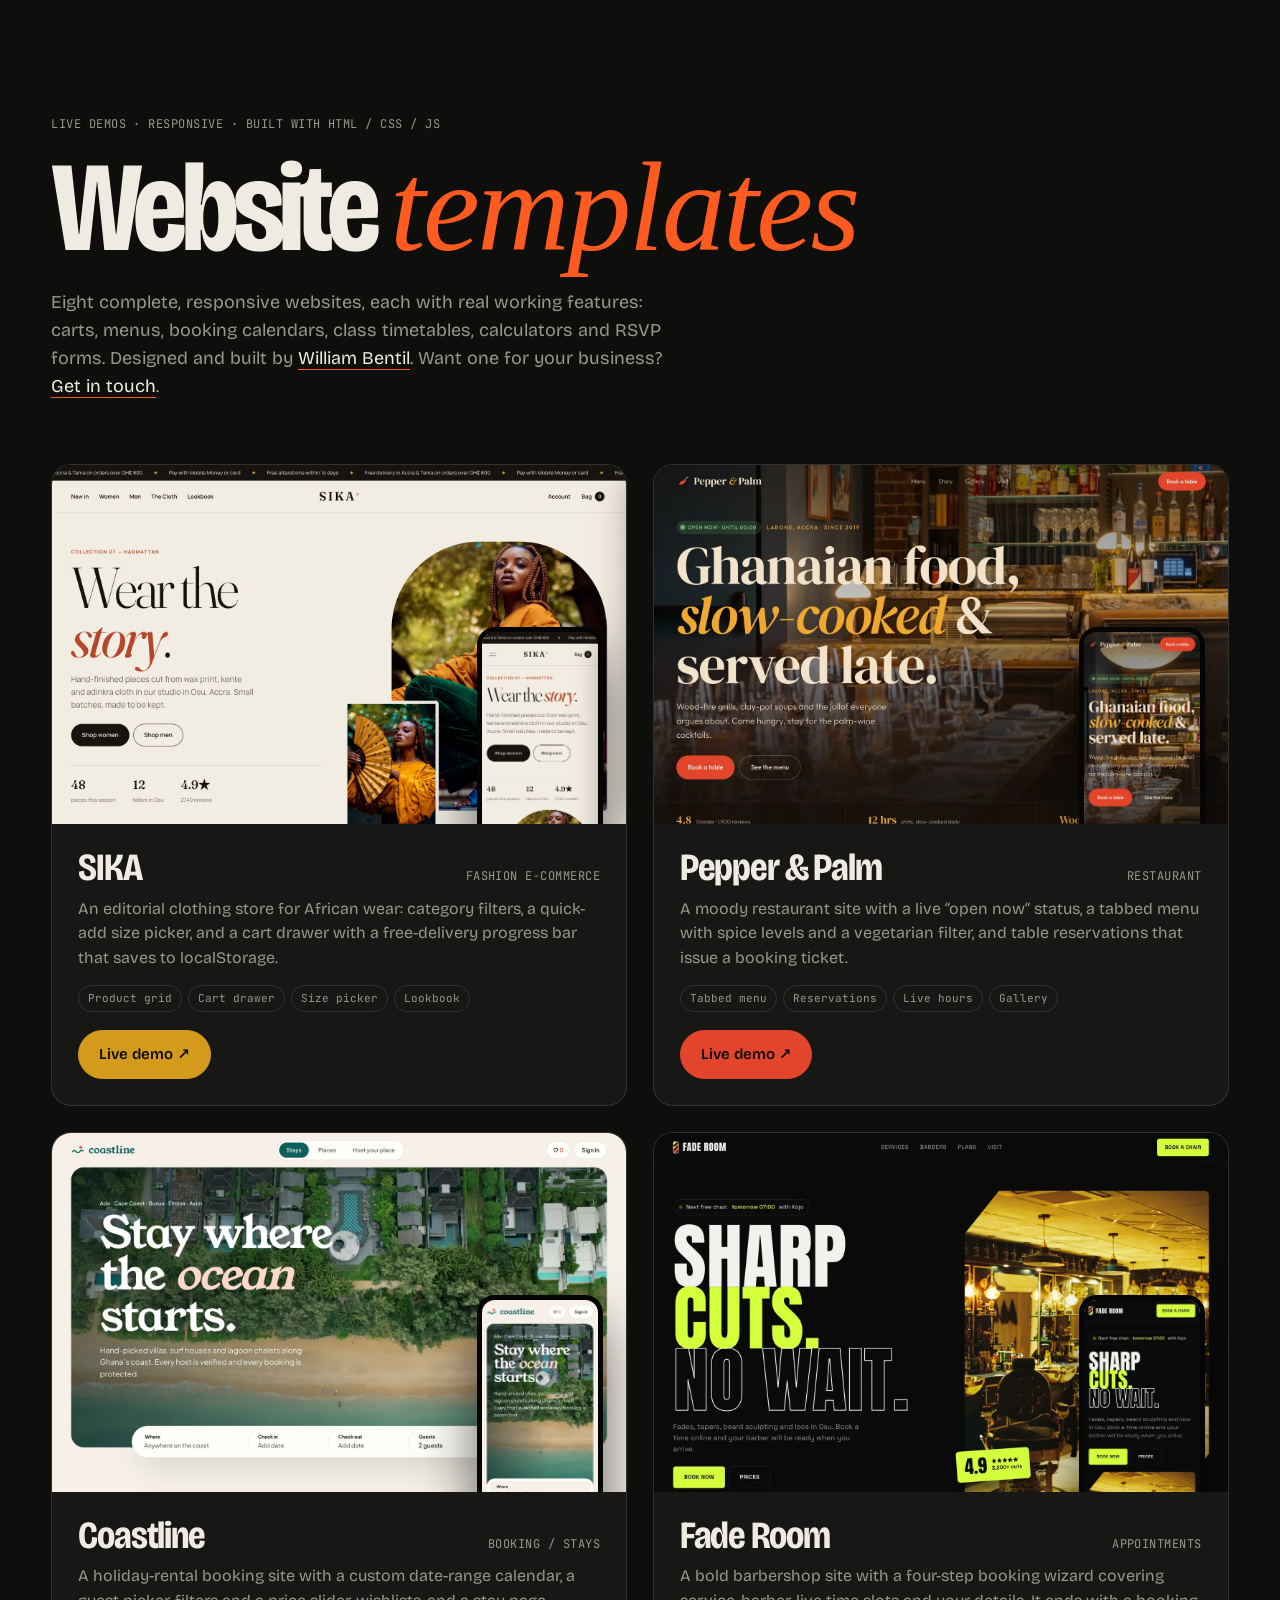
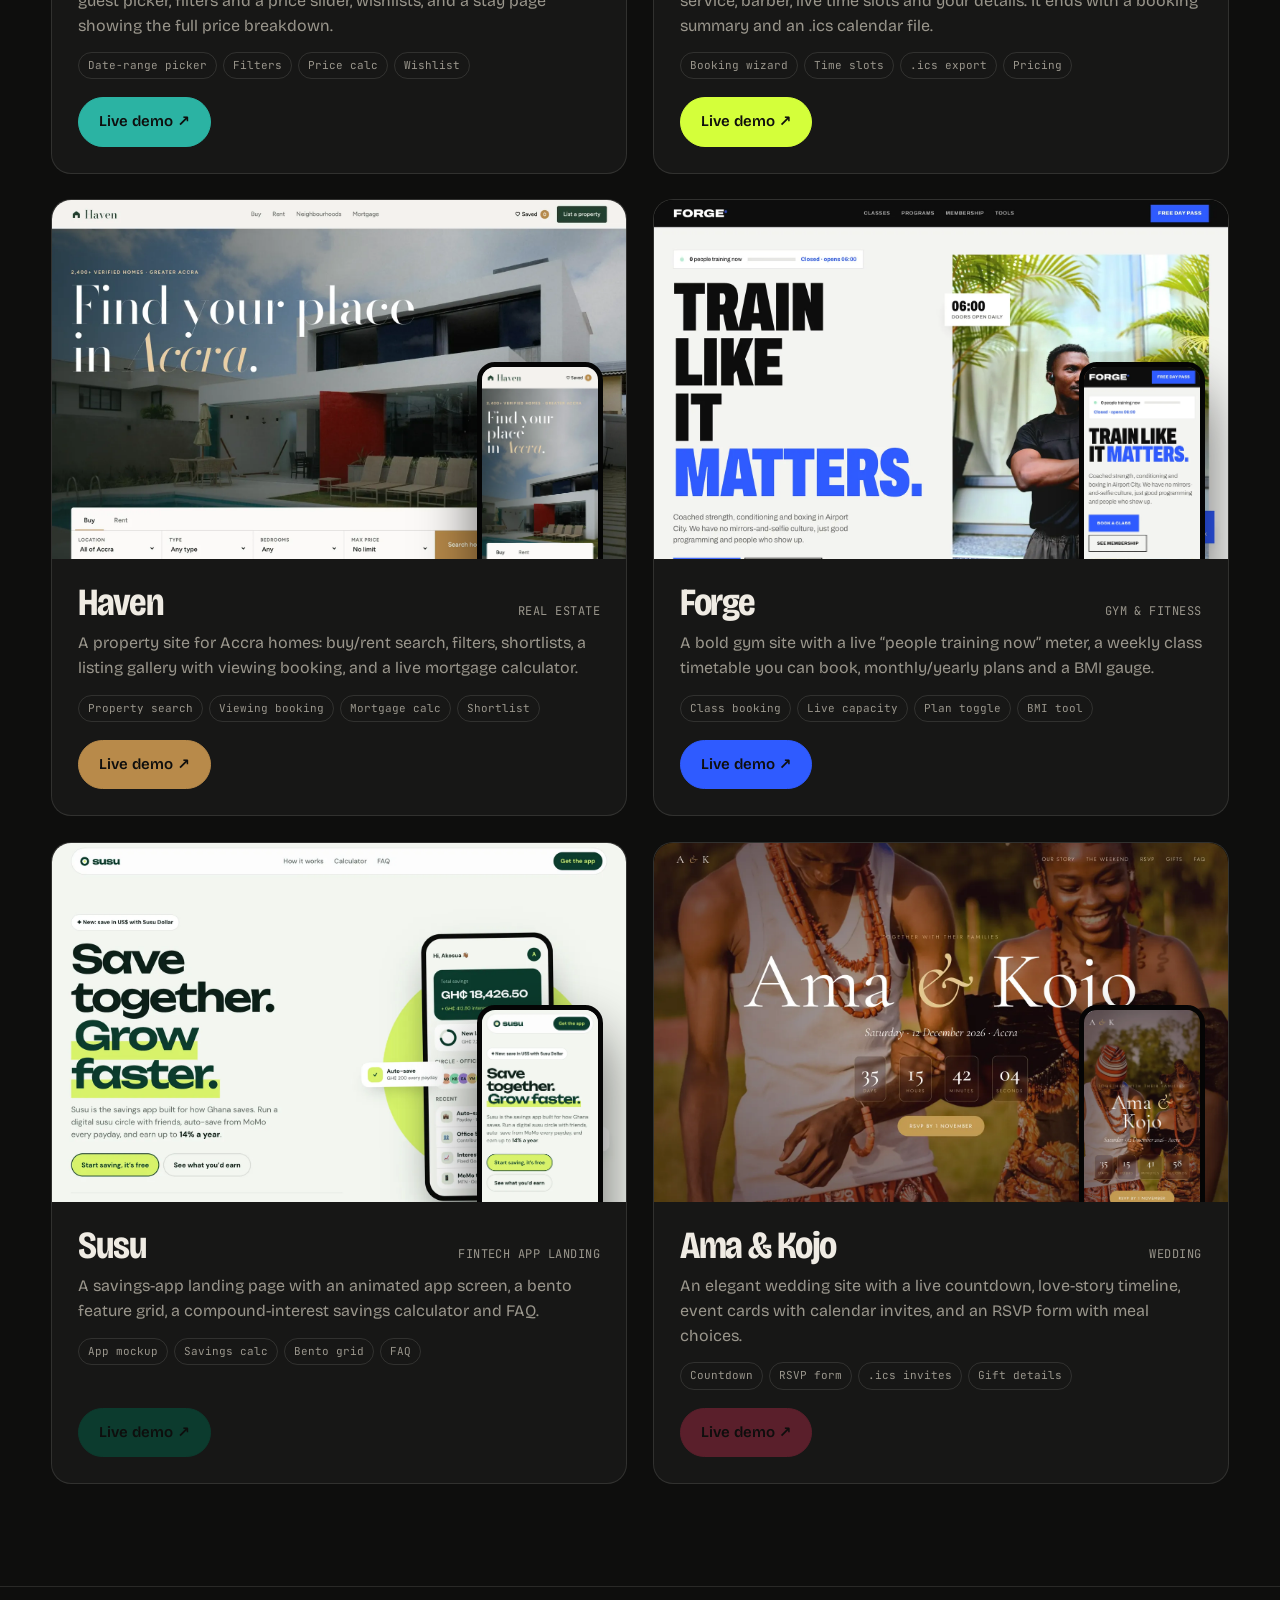
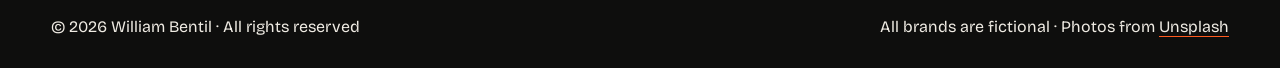
<file: index.html>
<!doctype html>
<html lang="en">
<head>
<meta charset="utf-8">
<meta name="viewport" content="width=device-width, initial-scale=1">
<title>Website Templates — William Bentil</title>
<meta name="description" content="Free, responsive website templates for a fashion store, a restaurant, a holiday-stay booking site and a barbershop. Designed and built by William Bentil.">
<meta property="og:image" content="previews/sika-desktop.webp">
<meta name="theme-color" content="#0e0e0d">
<link rel="icon" href="data:image/svg+xml,%3Csvg xmlns='http://www.w3.org/2000/svg' viewBox='0 0 64 64'%3E%3Crect width='64' height='64' rx='14' fill='%230e0e0d'/%3E%3Crect x='14' y='14' width='16' height='16' rx='3' fill='%23ff5a1f'/%3E%3Crect x='34' y='14' width='16' height='16' rx='3' fill='%23efebe3'/%3E%3Crect x='14' y='34' width='16' height='16' rx='3' fill='%23efebe3'/%3E%3Crect x='34' y='34' width='16' height='16' rx='3' fill='%23efebe3'/%3E%3C/svg%3E">
<link rel="preconnect" href="https://fonts.googleapis.com">
<link rel="preconnect" href="https://fonts.gstatic.com" crossorigin>
<link href="https://fonts.googleapis.com/css2?family=Bricolage+Grotesque:opsz,wdth,wght@12..96,75..100,400..800&family=JetBrains+Mono:wght@400&display=swap" rel="stylesheet">
<style>
  :root { --bg: #0e0e0d; --card: #171716; --ink: #efebe3; --mute: #9a968c; --line: rgba(239,235,227,.12); --acc: #ff5a1f; --gut: clamp(16px, 4vw, 56px); --ease: cubic-bezier(.22,1,.36,1); color-scheme: dark; }
  * { box-sizing: border-box; }
  body { margin: 0; background: var(--bg); color: var(--ink); font-family: "Bricolage Grotesque", system-ui, sans-serif; line-height: 1.55; -webkit-font-smoothing: antialiased; }
  a { color: inherit; text-decoration: none; }
  img { display: block; max-width: 100%; height: auto; }
  .mono { font-family: "JetBrains Mono", monospace; font-size: 12px; text-transform: uppercase; color: var(--mute); letter-spacing: .04em; }
  header { padding: clamp(48px, 9vw, 120px) var(--gut) clamp(36px, 5vw, 64px); max-width: 1400px; margin: 0 auto; }
  h1 { font-size: clamp(54px, 10vw, 150px); line-height: .86; letter-spacing: -.045em; font-weight: 700; margin: 18px 0 26px; font-variation-settings: "opsz" 96, "wdth" 82; }
  h1 em { font-family: Georgia, serif; font-weight: 400; color: var(--acc); letter-spacing: -.02em; }
  header p { max-width: 620px; color: var(--mute); font-size: 18px; margin: 0; }
  header p a { color: var(--ink); border-bottom: 1px solid var(--acc); }
  .grid { display: grid; grid-template-columns: repeat(2, 1fr); gap: clamp(16px, 2vw, 28px); padding: 0 var(--gut) clamp(60px, 8vw, 120px); max-width: 1400px; margin: 0 auto; }
  .tpl { background: var(--card); border: 1px solid var(--line); border-radius: 20px; overflow: hidden; display: flex; flex-direction: column; transition: border-color .4s, transform .6s var(--ease); }
  .tpl:hover { border-color: var(--c); transform: translateY(-4px); }
  .tpl__shot { position: relative; aspect-ratio: 16 / 10; overflow: hidden; background: #000; }
  .tpl__shot > img { width: 100%; height: 100%; object-fit: cover; object-position: top; transition: transform 1.2s var(--ease); }
  .tpl:hover .tpl__shot > img { transform: scale(1.03); }
  .tpl__phone { position: absolute; right: 4%; bottom: -18%; width: 22%; border-radius: 18px; border: 5px solid #050505; box-shadow: 0 30px 60px rgba(0,0,0,.6); overflow: hidden; transition: transform .8s var(--ease); }
  .tpl__phone img { aspect-ratio: 390 / 844; object-fit: cover; object-position: top; }
  .tpl:hover .tpl__phone { transform: translateY(-14%); }
  .tpl__body { padding: 24px 26px 26px; display: flex; flex-direction: column; gap: 10px; flex: 1; }
  .tpl__top { display: flex; justify-content: space-between; align-items: baseline; gap: 12px; }
  .tpl h2 { margin: 0; font-size: clamp(30px, 3vw, 42px); line-height: 1; letter-spacing: -.03em; font-variation-settings: "opsz" 72, "wdth" 85; }
  .tpl p { margin: 0; color: var(--mute); }
  .tags { display: flex; flex-wrap: wrap; gap: 6px; margin: 4px 0 8px; }
  .tags span { font-family: "JetBrains Mono", monospace; font-size: 11px; padding: 4px 9px; border-radius: 99px; border: 1px solid var(--line); color: var(--mute); }
  .actions { display: flex; gap: 8px; margin-top: auto; }
  .btn { display: inline-flex; align-items: center; gap: 8px; padding: 12px 20px; border-radius: 99px; font-weight: 600; font-size: 15px; border: 1px solid var(--line); transition: background .3s, color .3s; }
  .btn--solid { background: var(--c); border-color: var(--c); color: #0e0e0d; }
  .btn:hover { background: var(--ink); color: var(--bg); border-color: var(--ink); }
  footer { border-top: 1px solid var(--line); padding: 28px var(--gut); display: flex; justify-content: space-between; gap: 16px; flex-wrap: wrap; }
  footer a { border-bottom: 1px solid var(--acc); }
  @media (max-width: 860px) { .grid { grid-template-columns: 1fr; } }
</style>
</head>
<body>
<header>
  <p class="mono">Live demos · Responsive · Built with HTML / CSS / JS</p>
  <h1>Website <em>templates</em></h1>
  <p>Eight complete, responsive websites, each with real working features: carts, menus, booking calendars, class timetables, calculators and RSVP forms. Designed and built by <a href="https://github.com/Creation20">William Bentil</a>. Want one for your business? <a href="https://www.linkedin.com/in/william-bentil-382047326">Get in touch</a>.</p>
</header>

<main class="grid">
  <article class="tpl" style="--c:#d39a1c">
    <a class="tpl__shot" href="sika/"><img src="previews/sika-desktop.webp" alt="SIKA fashion store template" width="1600" height="1000"><span class="tpl__phone"><img src="previews/sika-mobile.webp" alt="" width="520" height="1126"></span></a>
    <div class="tpl__body">
      <div class="tpl__top"><h2>SIKA</h2><span class="mono">Fashion e-commerce</span></div>
      <p>An editorial clothing store for African wear: category filters, a quick-add size picker, and a cart drawer with a free-delivery progress bar that saves to localStorage.</p>
      <div class="tags"><span>Product grid</span><span>Cart drawer</span><span>Size picker</span><span>Lookbook</span></div>
      <div class="actions"><a class="btn btn--solid" href="sika/">Live demo ↗</a></div>
    </div>
  </article>
  <article class="tpl" style="--c:#e2452b">
    <a class="tpl__shot" href="pepper-and-palm/"><img src="previews/pepper-and-palm-desktop.webp" alt="Pepper and Palm restaurant template" width="1600" height="1000"><span class="tpl__phone"><img src="previews/pepper-and-palm-mobile.webp" alt="" width="520" height="1126"></span></a>
    <div class="tpl__body">
      <div class="tpl__top"><h2>Pepper &amp; Palm</h2><span class="mono">Restaurant</span></div>
      <p>A moody restaurant site with a live “open now” status, a tabbed menu with spice levels and a vegetarian filter, and table reservations that issue a booking ticket.</p>
      <div class="tags"><span>Tabbed menu</span><span>Reservations</span><span>Live hours</span><span>Gallery</span></div>
      <div class="actions"><a class="btn btn--solid" href="pepper-and-palm/">Live demo ↗</a></div>
    </div>
  </article>
  <article class="tpl" style="--c:#2bb3a3">
    <a class="tpl__shot" href="coastline/"><img src="previews/coastline-desktop.webp" alt="Coastline stays booking template" width="1600" height="1000"><span class="tpl__phone"><img src="previews/coastline-mobile.webp" alt="" width="520" height="1126"></span></a>
    <div class="tpl__body">
      <div class="tpl__top"><h2>Coastline</h2><span class="mono">Booking / stays</span></div>
      <p>A holiday-rental booking site with a custom date-range calendar, a guest picker, filters and a price slider, wishlists, and a stay page showing the full price breakdown.</p>
      <div class="tags"><span>Date-range picker</span><span>Filters</span><span>Price calc</span><span>Wishlist</span></div>
      <div class="actions"><a class="btn btn--solid" href="coastline/">Live demo ↗</a></div>
    </div>
  </article>
  <article class="tpl" style="--c:#d4ff3a">
    <a class="tpl__shot" href="fade-room/"><img src="previews/fade-room-desktop.webp" alt="Fade Room barbershop template" width="1600" height="1000"><span class="tpl__phone"><img src="previews/fade-room-mobile.webp" alt="" width="520" height="1126"></span></a>
    <div class="tpl__body">
      <div class="tpl__top"><h2>Fade Room</h2><span class="mono">Appointments</span></div>
      <p>A bold barbershop site with a four-step booking wizard covering service, barber, live time slots and your details. It ends with a booking summary and an .ics calendar file.</p>
      <div class="tags"><span>Booking wizard</span><span>Time slots</span><span>.ics export</span><span>Pricing</span></div>
      <div class="actions"><a class="btn btn--solid" href="fade-room/">Live demo ↗</a></div>
    </div>
  </article>
  <article class="tpl" style="--c:#b88a4a">
    <a class="tpl__shot" href="haven/"><img src="previews/haven-desktop.webp" alt="Haven template" width="1600" height="1000"><span class="tpl__phone"><img src="previews/haven-mobile.webp" alt="" width="520" height="1126"></span></a>
    <div class="tpl__body">
      <div class="tpl__top"><h2>Haven</h2><span class="mono">Real estate</span></div>
      <p>A property site for Accra homes: buy/rent search, filters, shortlists, a listing gallery with viewing booking, and a live mortgage calculator.</p>
      <div class="tags"><span>Property search</span><span>Viewing booking</span><span>Mortgage calc</span><span>Shortlist</span></div>
      <div class="actions"><a class="btn btn--solid" href="haven/">Live demo ↗</a></div>
    </div>
  </article>
  <article class="tpl" style="--c:#2f5bff">
    <a class="tpl__shot" href="forge/"><img src="previews/forge-desktop.webp" alt="Forge template" width="1600" height="1000"><span class="tpl__phone"><img src="previews/forge-mobile.webp" alt="" width="520" height="1126"></span></a>
    <div class="tpl__body">
      <div class="tpl__top"><h2>Forge</h2><span class="mono">Gym &amp; fitness</span></div>
      <p>A bold gym site with a live “people training now” meter, a weekly class timetable you can book, monthly/yearly plans and a BMI gauge.</p>
      <div class="tags"><span>Class booking</span><span>Live capacity</span><span>Plan toggle</span><span>BMI tool</span></div>
      <div class="actions"><a class="btn btn--solid" href="forge/">Live demo ↗</a></div>
    </div>
  </article>
  <article class="tpl" style="--c:#0c3b2e">
    <a class="tpl__shot" href="susu/"><img src="previews/susu-desktop.webp" alt="Susu template" width="1600" height="1000"><span class="tpl__phone"><img src="previews/susu-mobile.webp" alt="" width="520" height="1126"></span></a>
    <div class="tpl__body">
      <div class="tpl__top"><h2>Susu</h2><span class="mono">Fintech app landing</span></div>
      <p>A savings-app landing page with an animated app screen, a bento feature grid, a compound-interest savings calculator and FAQ.</p>
      <div class="tags"><span>App mockup</span><span>Savings calc</span><span>Bento grid</span><span>FAQ</span></div>
      <div class="actions"><a class="btn btn--solid" href="susu/">Live demo ↗</a></div>
    </div>
  </article>
  <article class="tpl" style="--c:#5a1f2b">
    <a class="tpl__shot" href="ama-and-kojo/"><img src="previews/ama-and-kojo-desktop.webp" alt="Ama and Kojo template" width="1600" height="1000"><span class="tpl__phone"><img src="previews/ama-and-kojo-mobile.webp" alt="" width="520" height="1126"></span></a>
    <div class="tpl__body">
      <div class="tpl__top"><h2>Ama &amp; Kojo</h2><span class="mono">Wedding</span></div>
      <p>An elegant wedding site with a live countdown, love-story timeline, event cards with calendar invites, and an RSVP form with meal choices.</p>
      <div class="tags"><span>Countdown</span><span>RSVP form</span><span>.ics invites</span><span>Gift details</span></div>
      <div class="actions"><a class="btn btn--solid" href="ama-and-kojo/">Live demo ↗</a></div>
    </div>
  </article>
</main>

<footer>
  <span>© 2026 William Bentil · All rights reserved</span>
  <span>All brands are fictional · Photos from <a href="https://unsplash.com">Unsplash</a></span>
</footer>
</body>
</html>
</file>
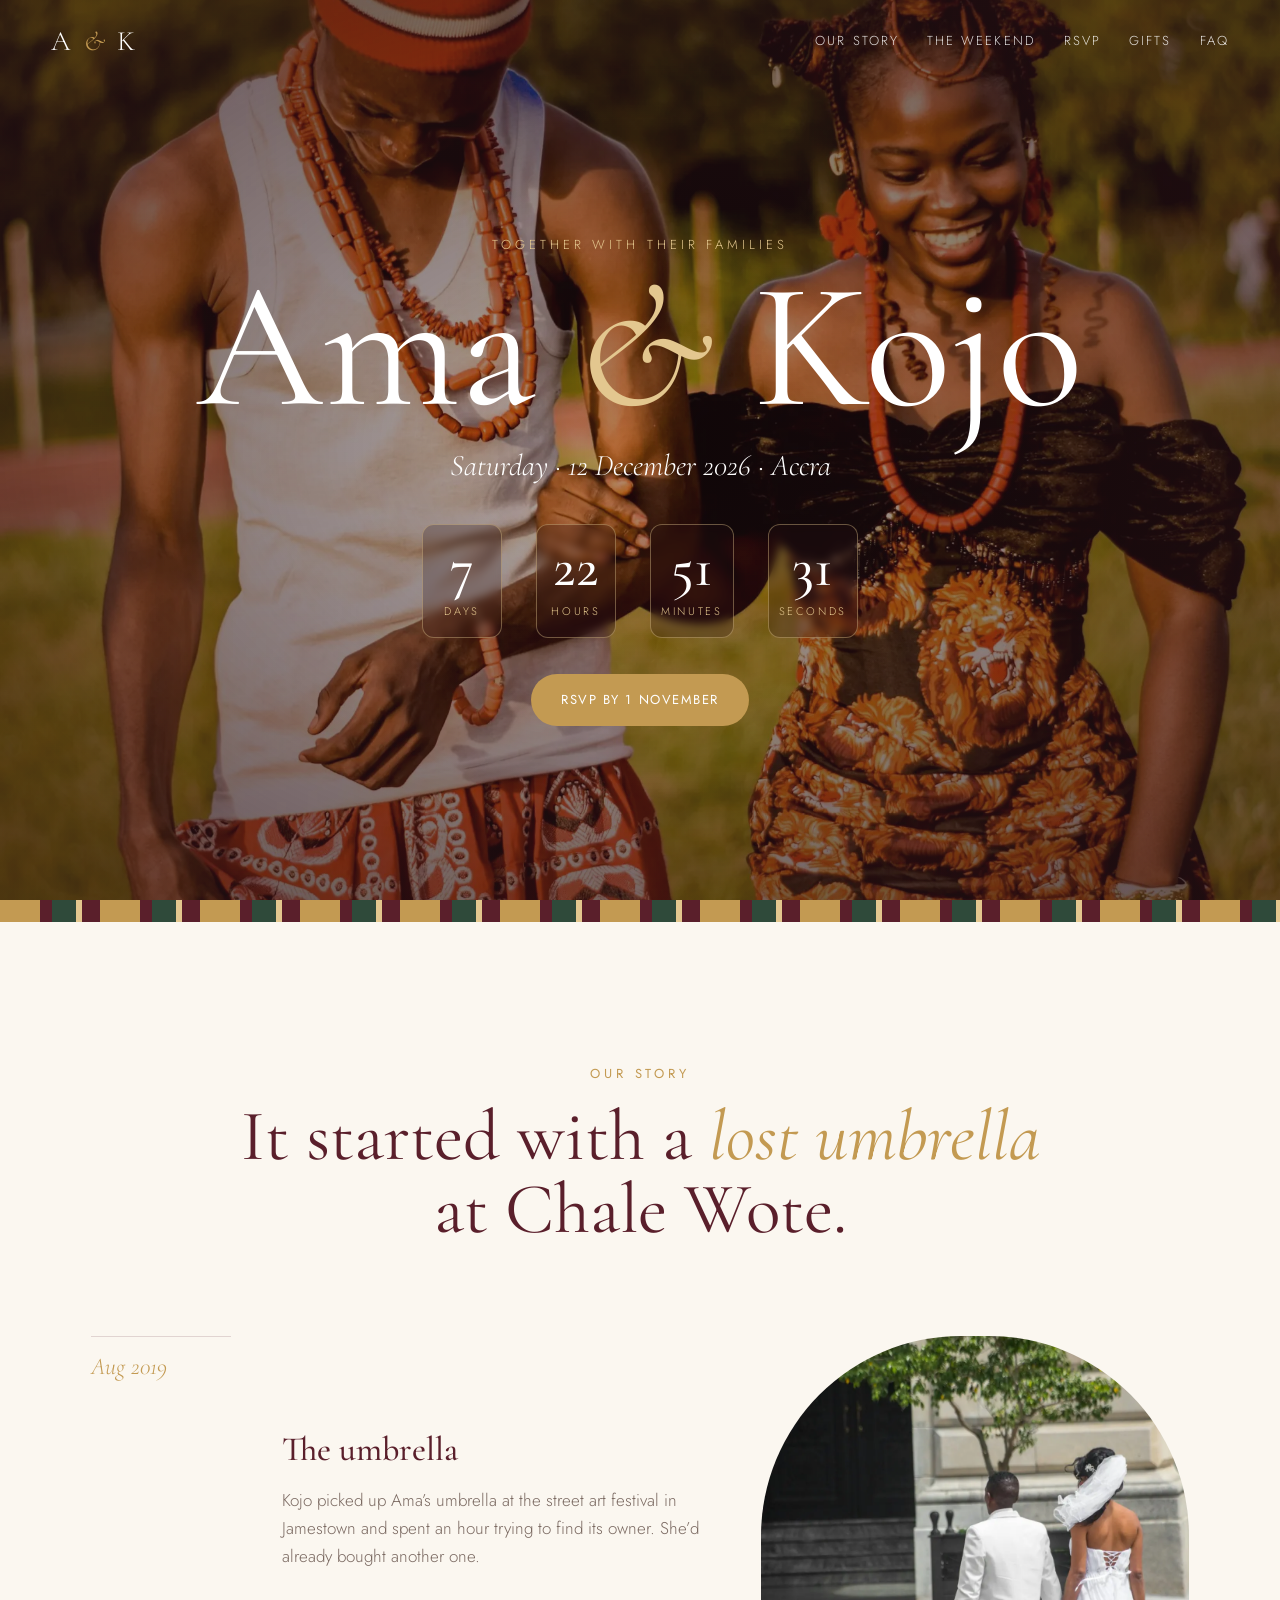
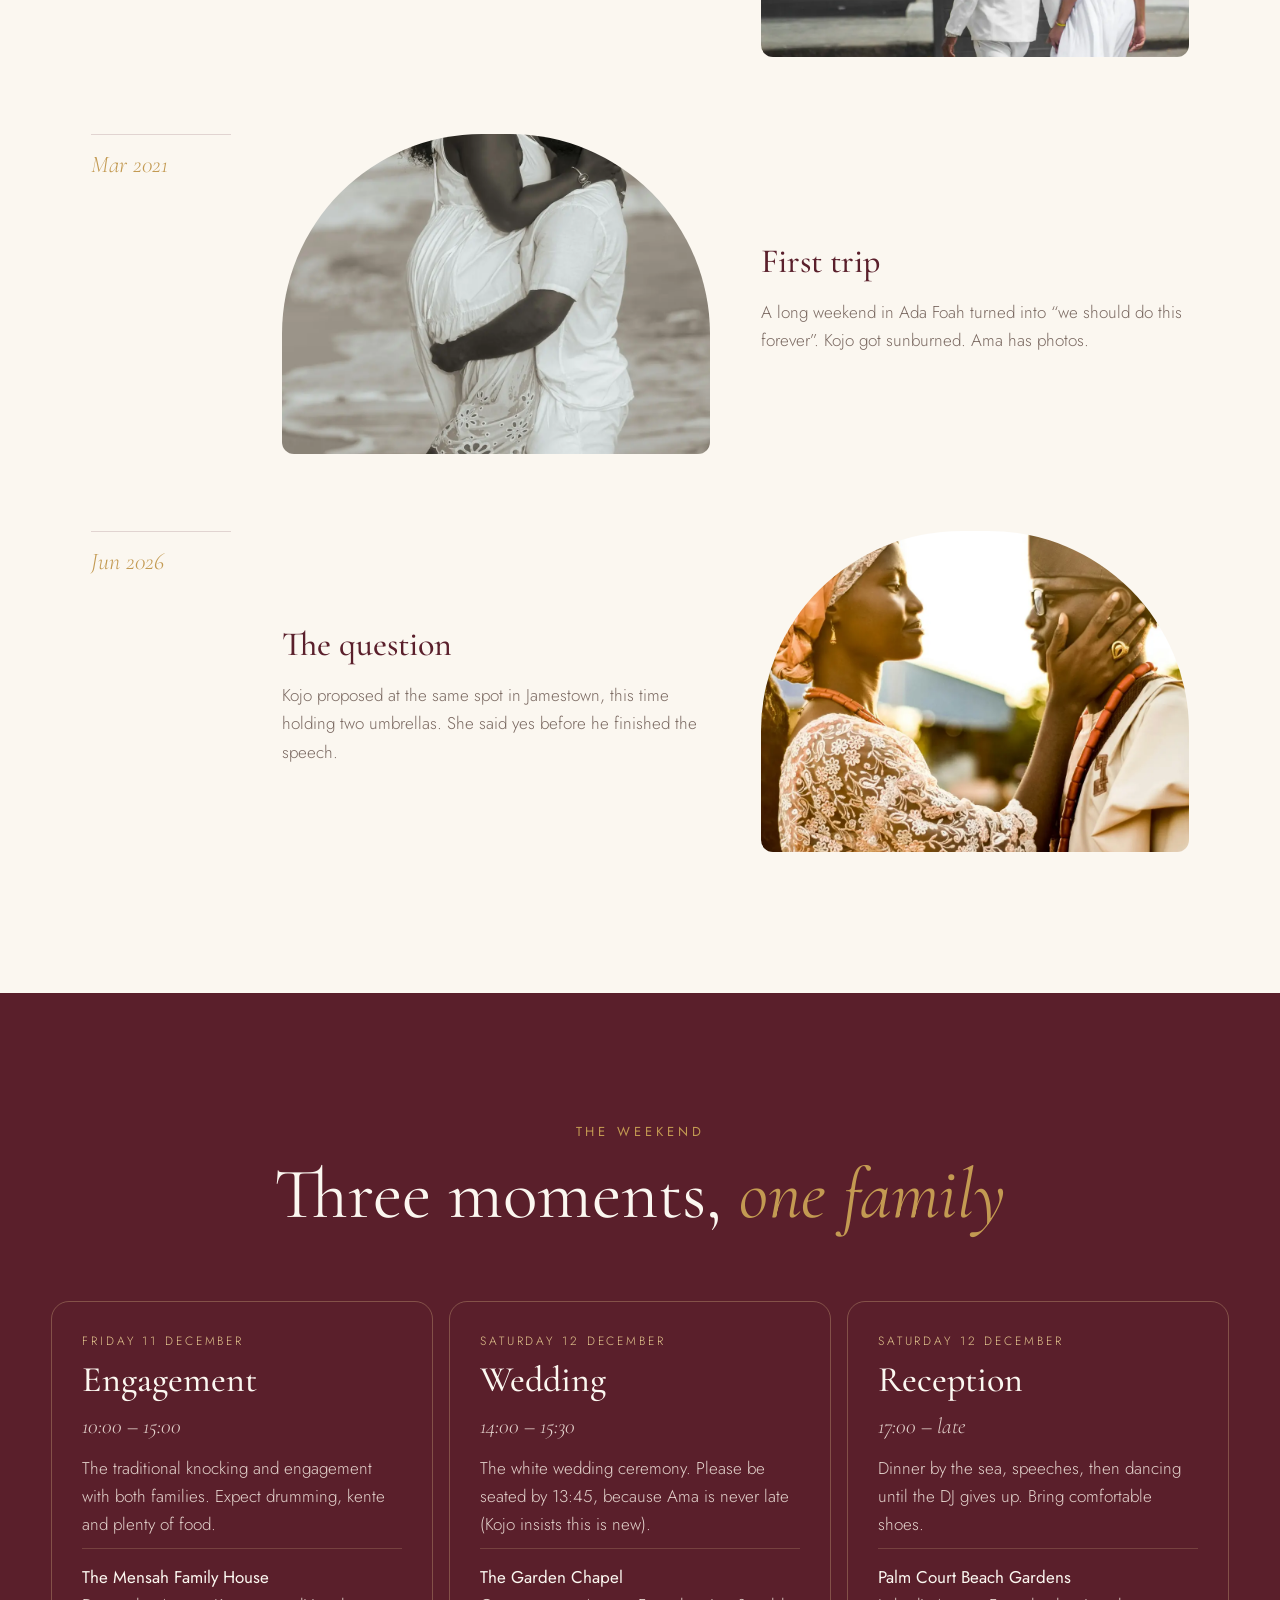
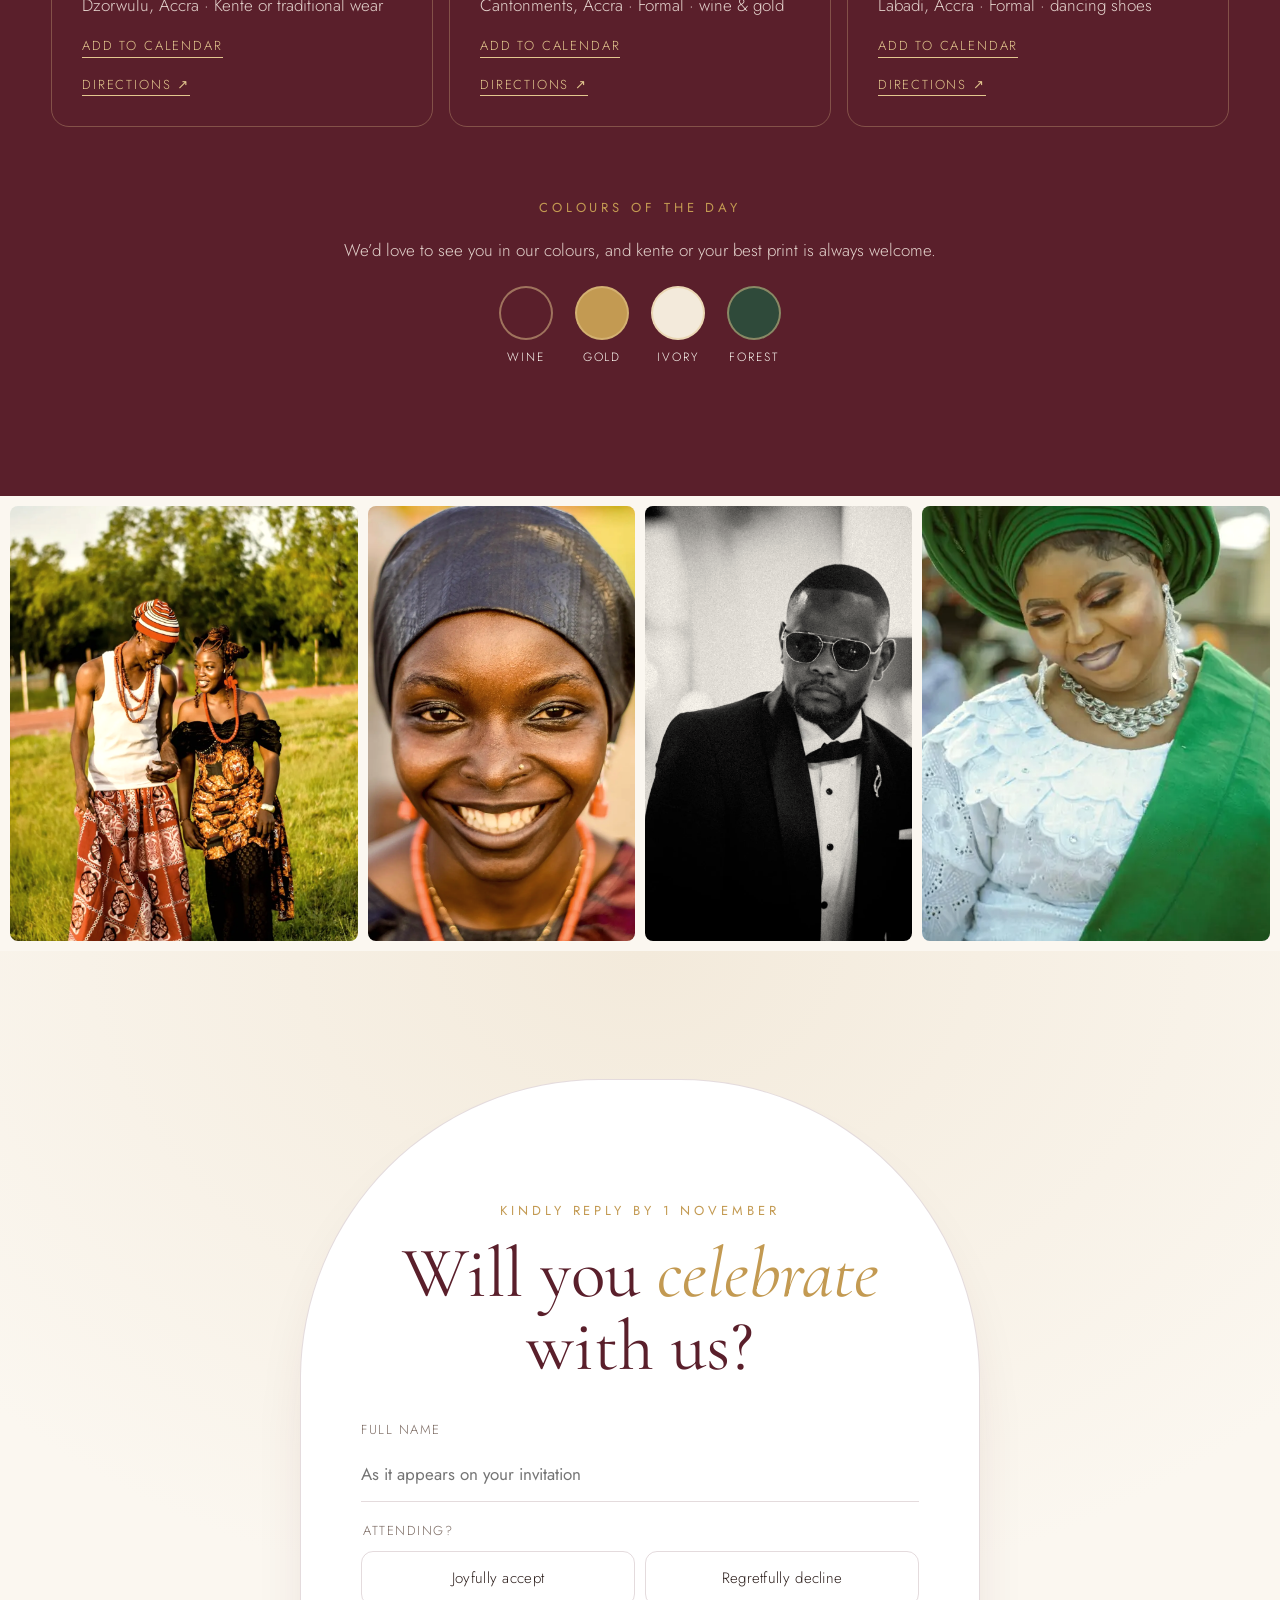
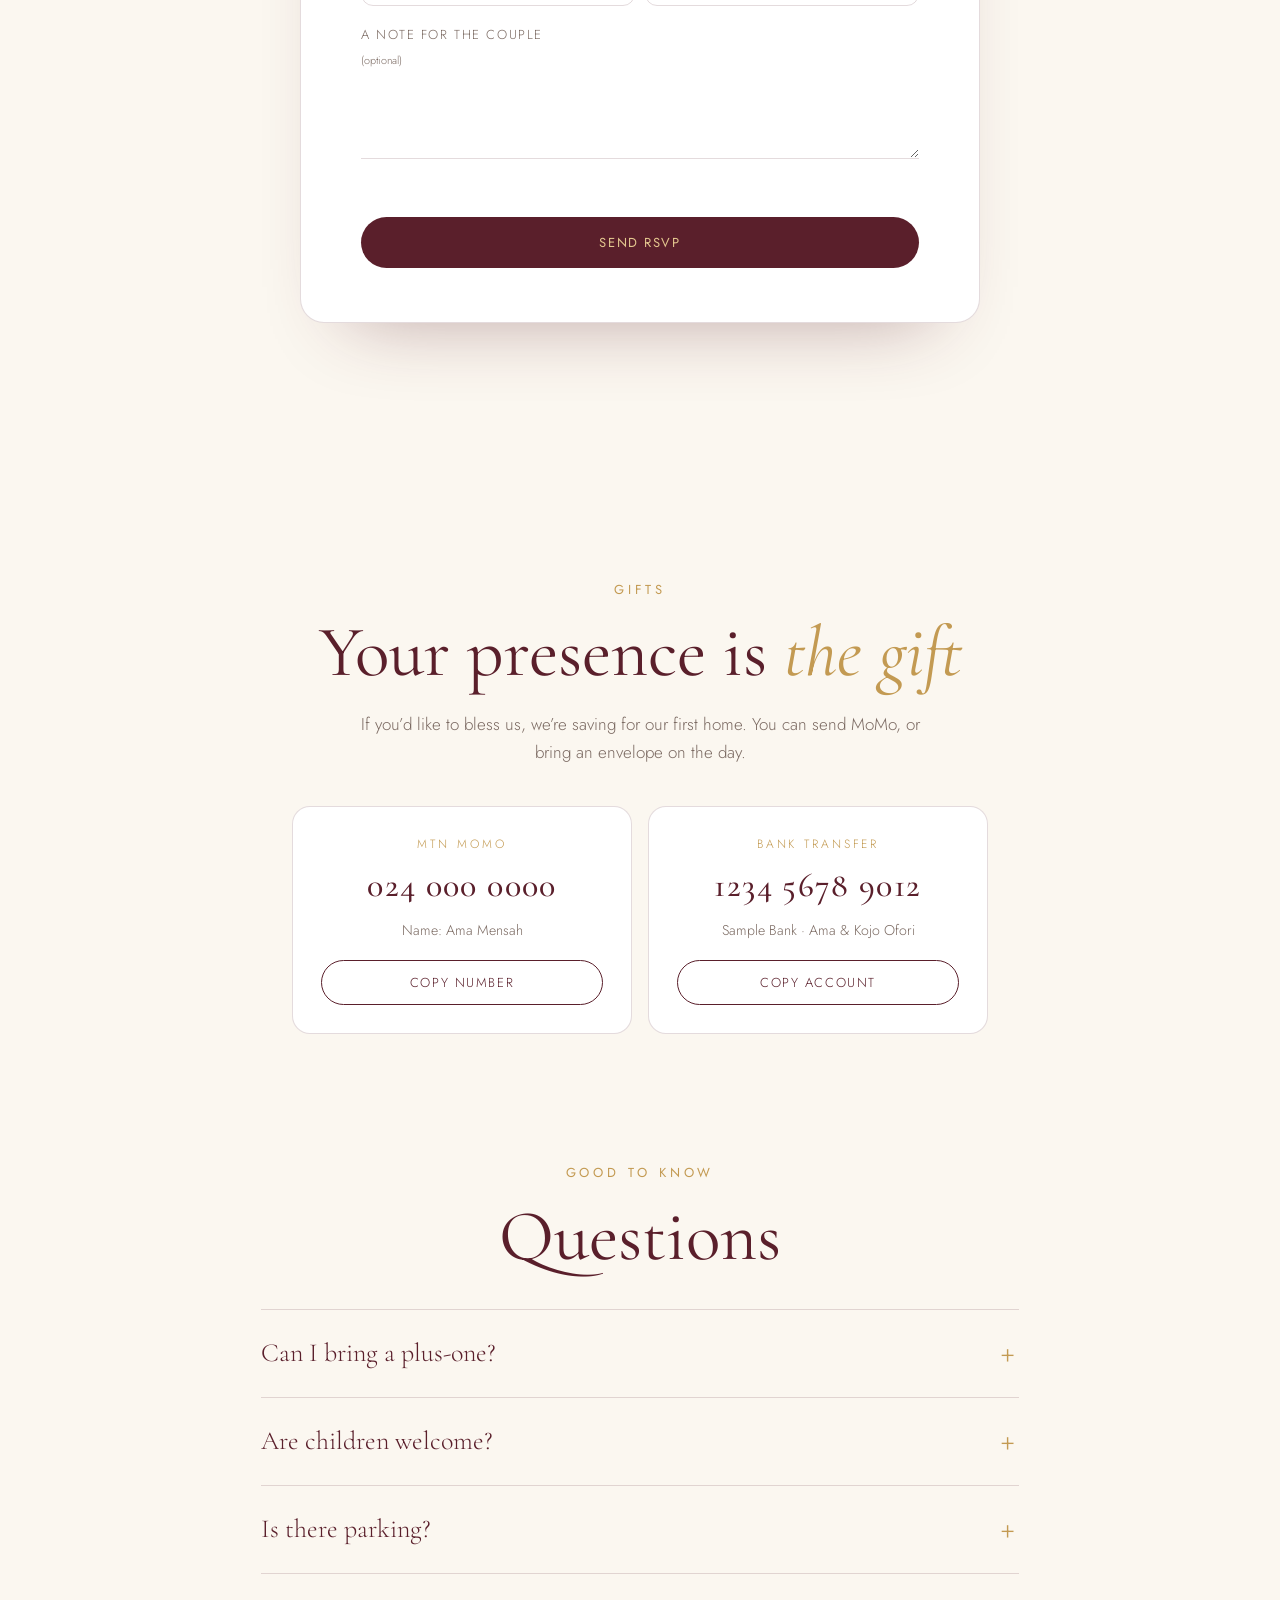
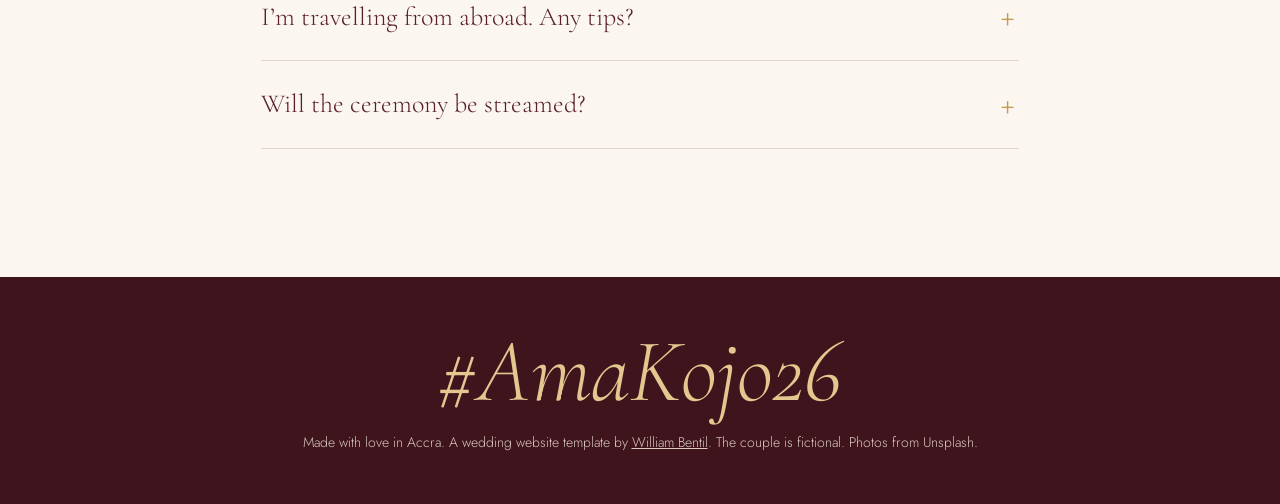
<file: ama-and-kojo/index.html>
<!doctype html>
<html lang="en">
<head>
<meta charset="utf-8">
<meta name="viewport" content="width=device-width, initial-scale=1">
<title>Ama &amp; Kojo — 12 December 2026, Accra</title>
<meta name="description" content="Join Ama and Kojo for their engagement, wedding and reception in Accra. RSVP online. Wedding website template by William Bentil.">
<meta name="theme-color" content="#fbf7f0">
<link rel="icon" href="data:image/svg+xml,%3Csvg xmlns='http://www.w3.org/2000/svg' viewBox='0 0 64 64'%3E%3Crect width='64' height='64' rx='32' fill='%235a1f2b'/%3E%3Ctext x='50%25' y='58%25' text-anchor='middle' dominant-baseline='middle' font-family='Georgia' font-style='italic' font-size='26' fill='%23e3c78f'%3EA%26K%3C/text%3E%3C/svg%3E">
<link rel="preconnect" href="https://fonts.googleapis.com">
<link rel="preconnect" href="https://fonts.gstatic.com" crossorigin>
<link href="https://fonts.googleapis.com/css2?family=Cormorant+Garamond:ital,wght@0,400;0,500;0,600;1,400;1,500&family=Jost:wght@300;400;500&display=swap" rel="stylesheet">
<link rel="stylesheet" href="style.css">
</head>
<body>

<nav class="nav" aria-label="Primary">
  <a href="#top" class="mono">A <i>&amp;</i> K</a>
  <div class="nav__links"><a href="#story">Our story</a><a href="#events">The weekend</a><a href="#rsvp">RSVP</a><a href="#gifts">Gifts</a><a href="#faq">FAQ</a></div>
</nav>

<main id="top">
  <header class="hero">
    <img src="img/hero.webp" alt="Ama and Kojo in traditional attire walking through a sunlit field" width="2000" height="1333" fetchpriority="high">
    <div class="hero__shade"></div>
    <div class="hero__text">
      <p class="hero__pre">Together with their families</p>
      <h1>Ama <i>&amp;</i> Kojo</h1>
      <p class="hero__date">Saturday · 12 December 2026 · Accra</p>
      <div class="count" id="count" aria-live="polite">
        <div><b id="cd">0</b><span>days</span></div><div><b id="ch">0</b><span>hours</span></div><div><b id="cm">0</b><span>minutes</span></div><div><b id="cs">0</b><span>seconds</span></div>
      </div>
      <a href="#rsvp" class="btn btn--gold">RSVP by 1 November</a>
    </div>
  </header>

  <div class="kente" aria-hidden="true"></div>

  <section class="story" id="story">
    <p class="kicker">Our story</p>
    <h2 class="h2">It started with a <i>lost umbrella</i> at Chale Wote.</h2>
    <ol class="timeline">
      <li><span>Aug 2019</span><div><h3>The umbrella</h3><p>Kojo picked up Ama’s umbrella at the street art festival in Jamestown and spent an hour trying to find its owner. She’d already bought another one.</p></div><img src="img/street.webp" alt="Couple walking hand in hand on a cobblestone street" loading="lazy"></li>
      <li><span>Mar 2021</span><div><h3>First trip</h3><p>A long weekend in Ada Foah turned into “we should do this forever”. Kojo got sunburned. Ama has photos.</p></div><img src="img/beach.webp" alt="Kojo lifting Ama on the beach" loading="lazy"></li>
      <li><span>Jun 2026</span><div><h3>The question</h3><p>Kojo proposed at the same spot in Jamestown, this time holding two umbrellas. She said yes before he finished the speech.</p></div><img src="img/touch.webp" alt="Ama touching Kojo's face lovingly" loading="lazy"></li>
    </ol>
  </section>

  <section class="events" id="events">
    <p class="kicker">The weekend</p>
    <h2 class="h2">Three moments, <i>one family</i></h2>
    <div class="ev-grid" id="evGrid"></div>
    <div class="dress">
      <p class="kicker">Colours of the day</p>
      <p>We’d love to see you in our colours, and kente or your best print is always welcome.</p>
      <ul class="swatches"><li style="--c:#5a1f2b">Wine</li><li style="--c:#c39a52">Gold</li><li style="--c:#f3eadb">Ivory</li><li style="--c:#2f4a3a">Forest</li></ul>
    </div>
  </section>

  <section class="gallery" aria-label="Photos">
    <img src="img/walk.webp" alt="Ama and Kojo walking together through tall grass" loading="lazy">
    <img src="img/smile.webp" alt="Ama smiling in a dark headscarf and orange beads" loading="lazy">
    <img src="img/groom.webp" alt="Kojo in a black tuxedo and sunglasses" loading="lazy">
    <img src="img/gele.webp" alt="Bridesmaid in a green gele and white lace" loading="lazy">
  </section>

  <section class="rsvp" id="rsvp">
    <div class="rsvp__card">
      <p class="kicker">Kindly reply by 1 November</p>
      <h2 class="h2">Will you <i>celebrate</i> with us?</h2>
      <form id="rsvpForm" novalidate>
        <label>Full name<input name="name" autocomplete="name" placeholder="As it appears on your invitation"></label>
        <fieldset class="yn"><legend>Attending?</legend>
          <label><input type="radio" name="att" value="yes"><span>Joyfully accept</span></label>
          <label><input type="radio" name="att" value="no"><span>Regretfully decline</span></label>
        </fieldset>
        <div class="if-yes" id="ifYes" hidden>
          <fieldset class="evs"><legend>Which events?</legend>
            <label><input type="checkbox" name="ev" value="Engagement" checked><span>Engagement · Fri</span></label>
            <label><input type="checkbox" name="ev" value="Wedding" checked><span>Wedding · Sat</span></label>
            <label><input type="checkbox" name="ev" value="Reception" checked><span>Reception · Sat</span></label>
          </fieldset>
          <div class="row">
            <label>Guests (incl. you)<select name="guests"><option>1</option><option>2</option></select></label>
            <label>Meal<select name="meal"><option>Jollof &amp; grilled chicken</option><option>Banku &amp; tilapia</option><option>Vegetarian red-red</option></select></label>
          </div>
          <label>A song that will get you dancing<input name="song" placeholder="e.g. Sarkodie, Black Sherif, Daddy Lumba…"></label>
        </div>
        <label>A note for the couple <small>(optional)</small><textarea name="note" rows="2"></textarea></label>
        <p class="err" id="err" role="alert"></p>
        <button class="btn btn--wine btn--block" type="submit">Send RSVP</button>
      </form>
      <div class="thanks" id="thanks" hidden>
        <p class="thanks__icon" aria-hidden="true">♡</p>
        <h3 id="thanksTitle"></h3>
        <p id="thanksTxt"></p>
        <a class="btn btn--gold" id="cal" download="ama-and-kojo.ics" hidden>Add the wedding to your calendar</a>
      </div>
    </div>
  </section>

  <section class="gifts" id="gifts">
    <p class="kicker">Gifts</p>
    <h2 class="h2">Your presence is <i>the gift</i></h2>
    <p class="gifts__lead">If you’d like to bless us, we’re saving for our first home. You can send MoMo, or bring an envelope on the day.</p>
    <div class="gift-cards">
      <div class="gift"><span>MTN MoMo</span><b>024 000 0000</b><small>Name: Ama Mensah</small><button class="copy" data-copy="0240000000">Copy number</button></div>
      <div class="gift"><span>Bank transfer</span><b>1234 5678 9012</b><small>Sample Bank · Ama &amp; Kojo Ofori</small><button class="copy" data-copy="123456789012">Copy account</button></div>
    </div>
  </section>

  <section class="faq" id="faq">
    <p class="kicker">Good to know</p>
    <h2 class="h2">Questions</h2>
    <div class="faq__list" id="faqList"></div>
  </section>
</main>

<footer class="foot">
  <p class="foot__tag">#AmaKojo26</p>
  <p>Made with love in Accra. A wedding website template by <a href="https://github.com/Creation20">William Bentil</a>. The couple is fictional. Photos from Unsplash.</p>
</footer>

<div class="toast" id="toast" role="status"></div>
<script src="main.js"></script>
</body>
</html>
</file>
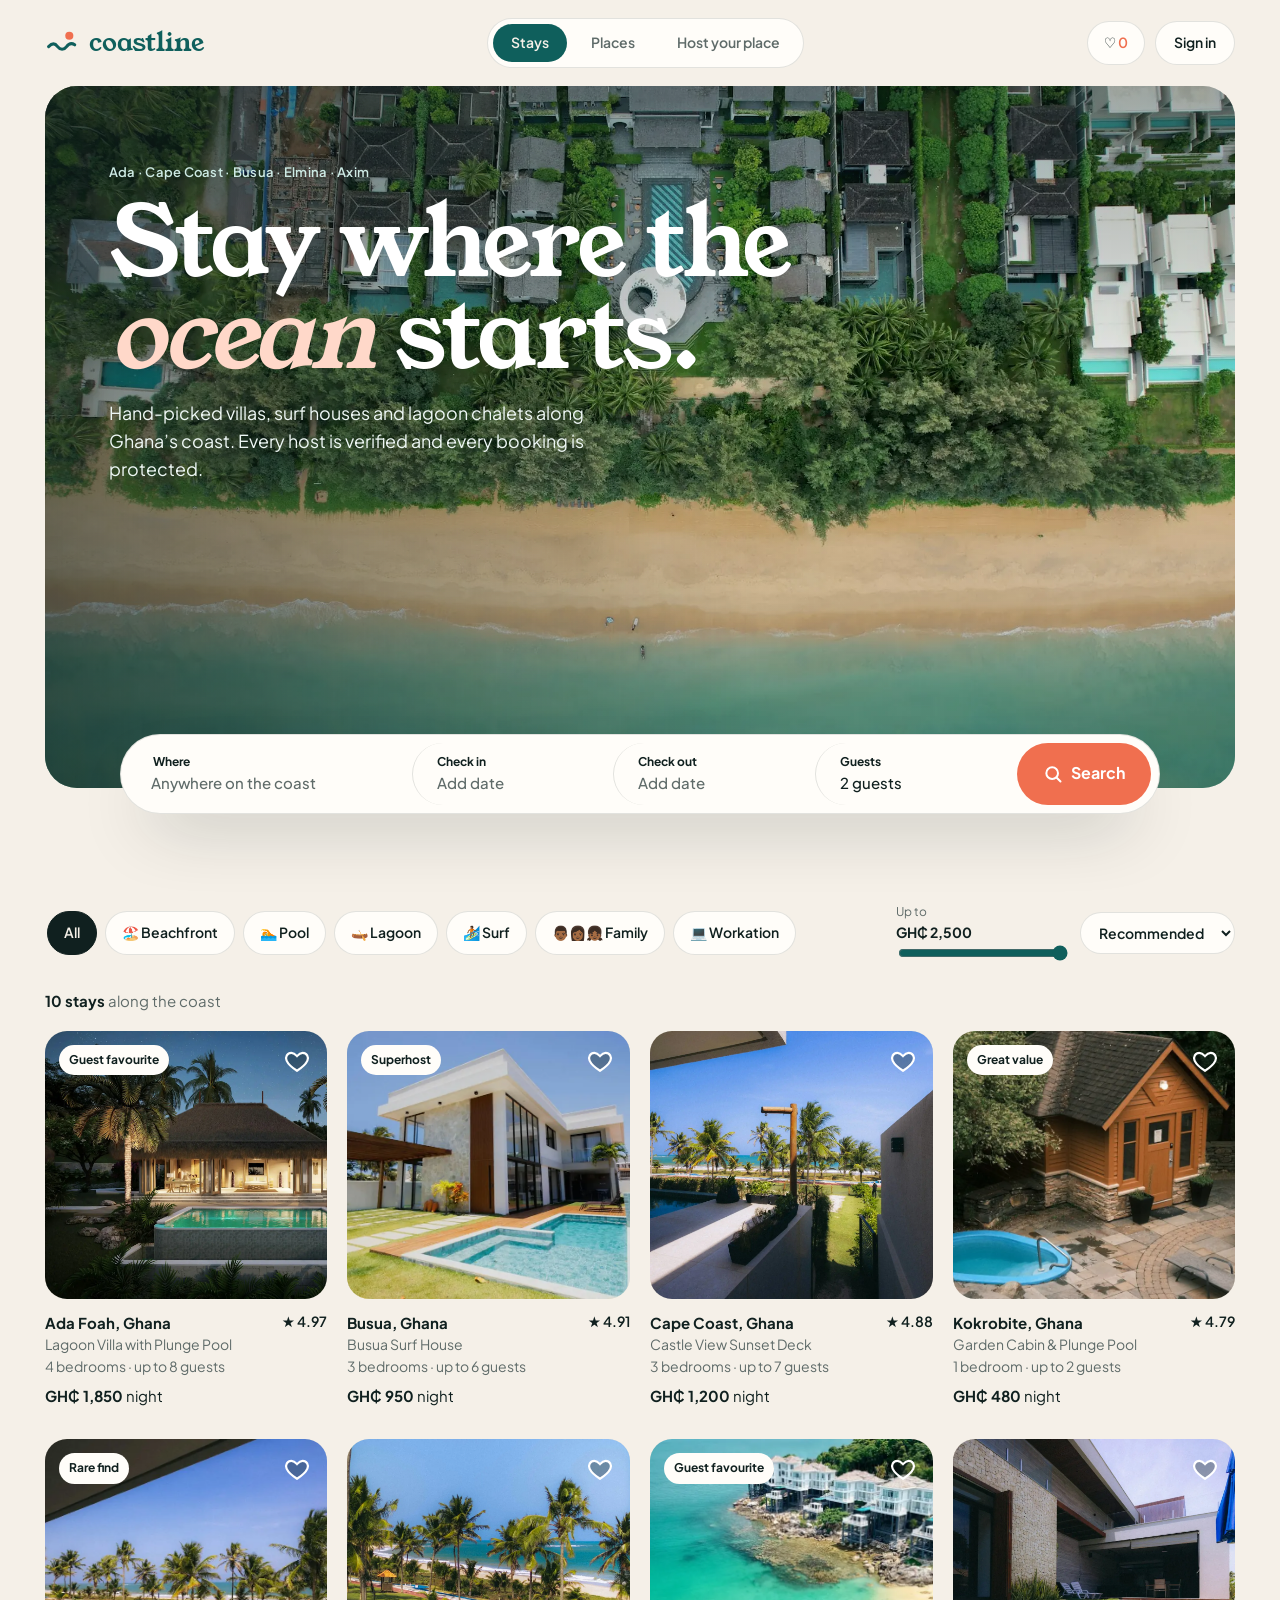
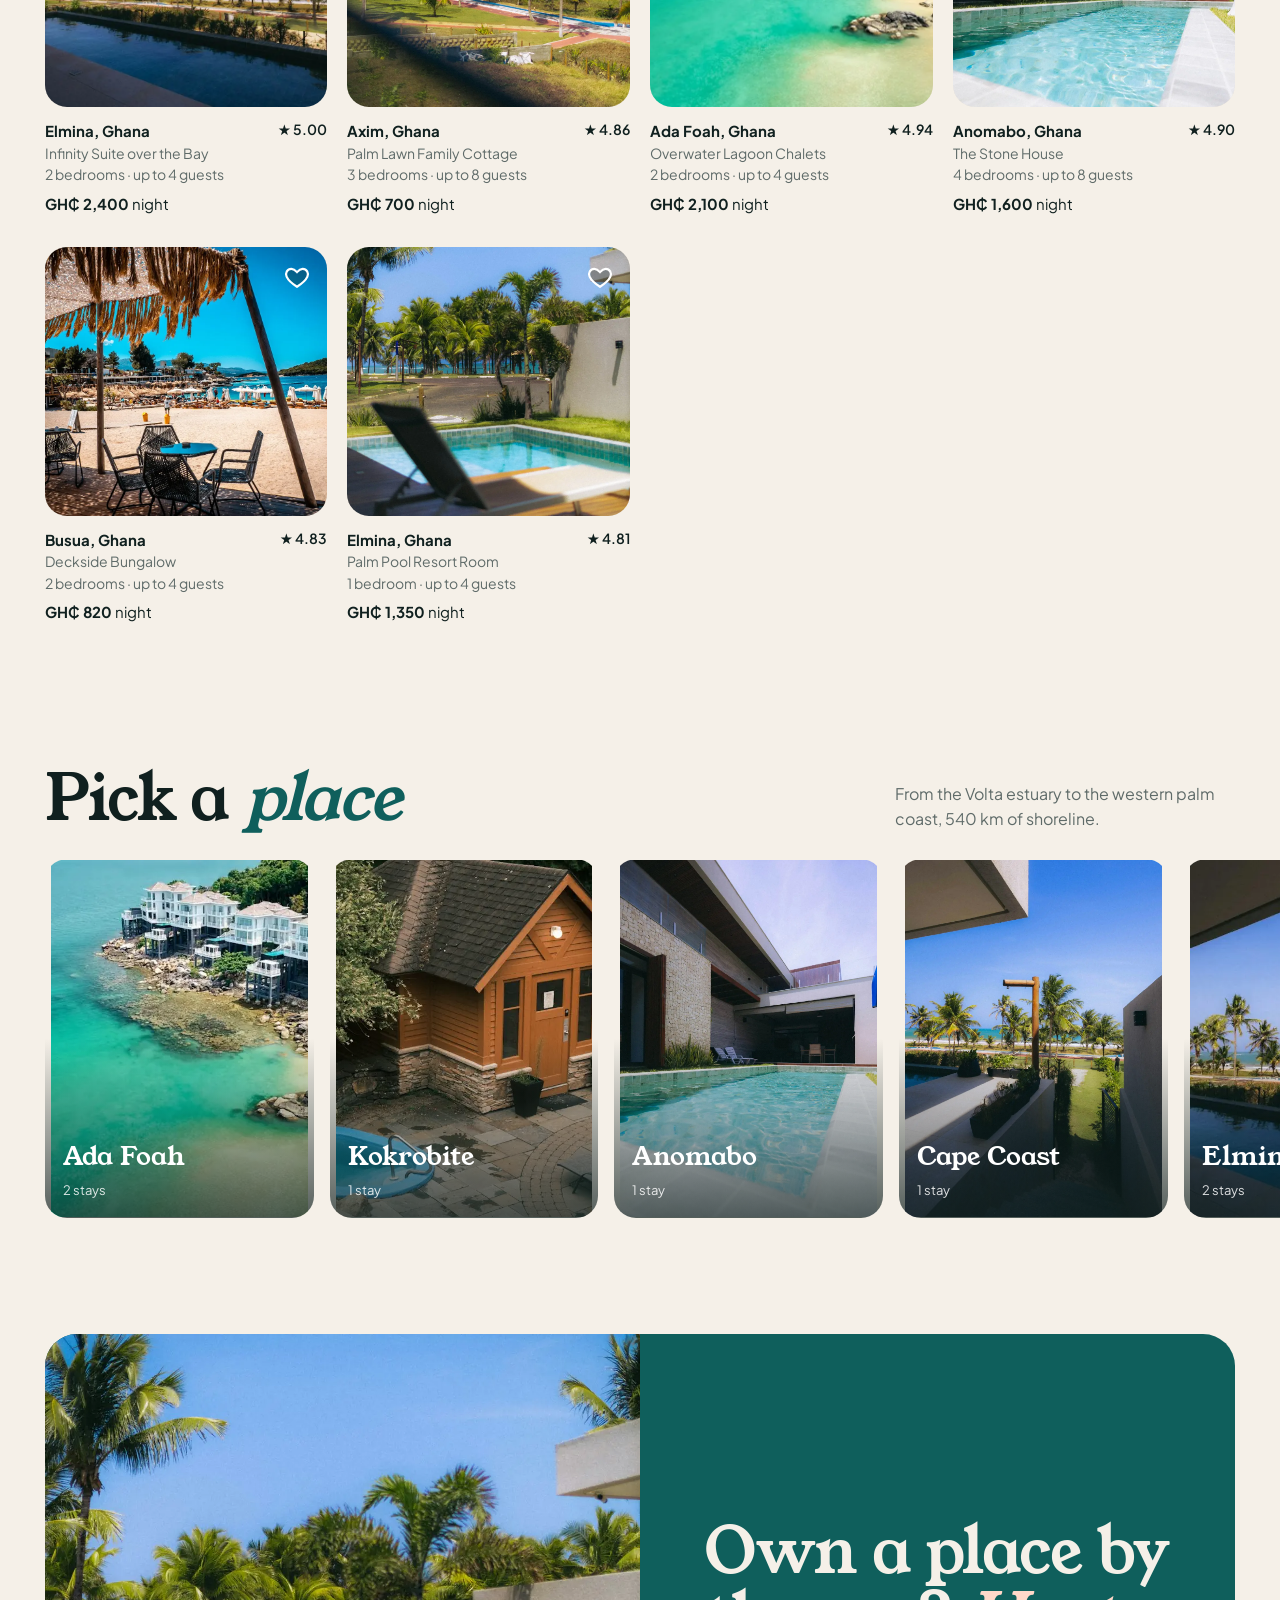
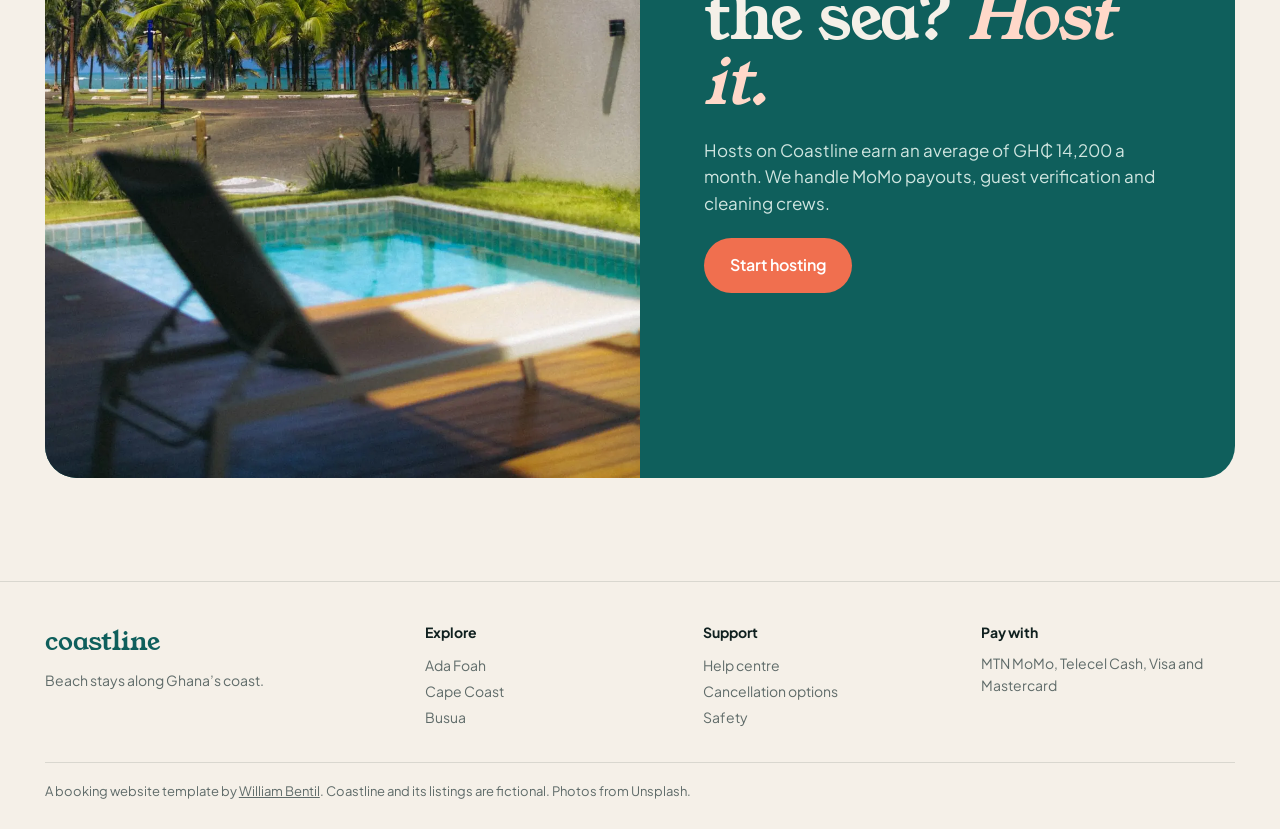
<file: coastline/index.html>
<!doctype html>
<html lang="en">
<head>
<meta charset="utf-8">
<meta name="viewport" content="width=device-width, initial-scale=1">
<title>Coastline — Beach stays along Ghana's coast</title>
<meta name="description" content="Coastline: book villas, surf houses and lagoon chalets from Ada to Axim. Booking website template by William Bentil.">
<meta name="theme-color" content="#f5f0e8">
<link rel="icon" href="data:image/svg+xml,%3Csvg xmlns='http://www.w3.org/2000/svg' viewBox='0 0 64 64'%3E%3Crect width='64' height='64' rx='18' fill='%230f5f5c'/%3E%3Cpath d='M10 38c6-6 11-6 16 0s11 6 16 0 9-6 12-3' stroke='%23f5f0e8' stroke-width='5' fill='none' stroke-linecap='round'/%3E%3Ccircle cx='42' cy='22' r='6' fill='%23f06f4f'/%3E%3C/svg%3E">
<link rel="preconnect" href="https://fonts.googleapis.com">
<link rel="preconnect" href="https://fonts.gstatic.com" crossorigin>
<link href="https://fonts.googleapis.com/css2?family=Young+Serif&family=Plus+Jakarta+Sans:wght@400;500;600;700&display=swap" rel="stylesheet">
<link rel="stylesheet" href="style.css">
</head>
<body>

<header class="top">
  <a href="#" class="logo" aria-label="Coastline home">
    <svg viewBox="0 0 40 40" aria-hidden="true"><path d="M4 24c4-4 7-4 10 0s7 4 10 0 6-4 9-2" stroke="currentColor" stroke-width="3.4" fill="none" stroke-linecap="round"/><circle cx="27" cy="12" r="4.5" fill="#f06f4f"/></svg>
    coastline
  </a>
  <nav class="top__nav" aria-label="Primary">
    <a href="#stays" class="is-on">Stays</a><a href="#places">Places</a><a href="#host">Host your place</a>
  </nav>
  <div class="top__right">
    <button class="wish-btn" id="wishBtn" aria-label="Saved stays">♡ <span id="wishCount">0</span></button>
    <a href="#" class="btn btn--line btn--sm">Sign in</a>
  </div>
</header>

<main>
  <section class="hero">
    <div class="hero__img">
      <img src="img/hero.webp" alt="Aerial view of beach villas beside turquoise water" width="2000" height="1333" fetchpriority="high">
    </div>
    <div class="hero__copy">
      <p class="eyebrow">Ada · Cape Coast · Busua · Elmina · Axim</p>
      <h1>Stay where the <em>ocean</em> starts.</h1>
      <p>Hand-picked villas, surf houses and lagoon chalets along Ghana’s coast. Every host is verified and every booking is protected.</p>
    </div>

    <form class="search" id="search" autocomplete="off">
      <label class="search__cell">
        <span>Where</span>
        <select id="where">
          <option value="">Anywhere on the coast</option>
          <option>Ada Foah</option><option>Kokrobite</option><option>Anomabo</option><option>Cape Coast</option><option>Elmina</option><option>Busua</option><option>Axim</option>
        </select>
      </label>
      <button type="button" class="search__cell" data-pop="cal" id="inBtn"><span>Check in</span><b id="inTxt">Add date</b></button>
      <button type="button" class="search__cell" data-pop="cal" id="outBtn"><span>Check out</span><b id="outTxt">Add date</b></button>
      <button type="button" class="search__cell" data-pop="guests"><span>Guests</span><b id="guestTxt">2 guests</b></button>
      <button class="search__go" type="submit" aria-label="Search stays"><svg viewBox="0 0 24 24" aria-hidden="true"><circle cx="11" cy="11" r="7" stroke="currentColor" stroke-width="2.4" fill="none"/><path d="M16.5 16.5 21 21" stroke="currentColor" stroke-width="2.4" stroke-linecap="round"/></svg><span>Search</span></button>

      <div class="pop pop--cal" id="popCal" hidden>
        <div class="cal__head">
          <button type="button" class="cal__nav" data-cal="-1" aria-label="Previous month">‹</button>
          <p class="cal__hint" id="calHint">Select your check-in date</p>
          <button type="button" class="cal__nav" data-cal="1" aria-label="Next month">›</button>
        </div>
        <div class="cal__months" id="calMonths"></div>
        <div class="cal__foot"><button type="button" class="link" id="calClear">Clear dates</button><button type="button" class="btn btn--dark btn--sm" id="calDone">Done</button></div>
      </div>
      <div class="pop pop--guests" id="popGuests" hidden>
        <div class="gst"><div><b>Adults</b><small>Ages 13+</small></div><div class="step"><button type="button" data-g="adults" data-d="-1" aria-label="Fewer adults">−</button><output id="adults">2</output><button type="button" data-g="adults" data-d="1" aria-label="More adults">+</button></div></div>
        <div class="gst"><div><b>Children</b><small>Ages 2–12</small></div><div class="step"><button type="button" data-g="kids" data-d="-1" aria-label="Fewer children">−</button><output id="kids">0</output><button type="button" data-g="kids" data-d="1" aria-label="More children">+</button></div></div>
        <div class="gst"><div><b>Pets</b><small>Some stays allow pets</small></div><div class="step"><button type="button" data-g="pets" data-d="-1" aria-label="Fewer pets">−</button><output id="pets">0</output><button type="button" data-g="pets" data-d="1" aria-label="More pets">+</button></div></div>
      </div>
    </form>
  </section>

  <section class="stays" id="stays">
    <div class="filters">
      <div class="chips" id="chips">
        <button class="chip is-on" data-tag="">All</button>
        <button class="chip" data-tag="beachfront">🏖️ Beachfront</button>
        <button class="chip" data-tag="pool">🏊 Pool</button>
        <button class="chip" data-tag="lagoon">🛶 Lagoon</button>
        <button class="chip" data-tag="surf">🏄🏾 Surf</button>
        <button class="chip" data-tag="family">👨🏾‍👩🏾‍👧🏾 Family</button>
        <button class="chip" data-tag="workation">💻 Workation</button>
      </div>
      <div class="filters__right">
        <label class="price">Up to <b id="priceVal">GH₵ 2,500</b>
          <input type="range" id="price" min="400" max="2500" step="50" value="2500" aria-label="Maximum price per night">
        </label>
        <select id="sortBy" aria-label="Sort stays">
          <option value="rec">Recommended</option><option value="low">Lowest price</option><option value="high">Highest price</option><option value="rating">Top rated</option>
        </select>
      </div>
    </div>
    <p class="stays__count" id="count" aria-live="polite"></p>
    <div class="grid" id="grid"></div>
  </section>

  <section class="places" id="places">
    <div class="places__head">
      <h2 class="h2">Pick a <em>place</em></h2>
      <p>From the Volta estuary to the western palm coast, 540 km of shoreline.</p>
    </div>
    <div class="places__row" id="placesRow"></div>
  </section>

  <section class="host" id="host">
    <img src="img/sunsetpool.webp" alt="Pool deck with palm trees and the ocean beyond" loading="lazy" width="1100" height="733">
    <div class="host__copy">
      <h2 class="h2">Own a place by the sea? <em>Host it.</em></h2>
      <p>Hosts on Coastline earn an average of GH₵ 14,200 a month. We handle MoMo payouts, guest verification and cleaning crews.</p>
      <a href="#" class="btn btn--coral">Start hosting</a>
    </div>
  </section>
</main>

<footer class="foot">
  <div class="foot__cols">
    <div><a href="#" class="logo">coastline</a><p>Beach stays along Ghana’s coast.</p></div>
    <div><h3>Explore</h3><a href="#">Ada Foah</a><a href="#">Cape Coast</a><a href="#">Busua</a></div>
    <div><h3>Support</h3><a href="#">Help centre</a><a href="#">Cancellation options</a><a href="#">Safety</a></div>
    <div><h3>Pay with</h3><p>MTN MoMo, Telecel Cash, Visa and Mastercard</p></div>
  </div>
  <p class="foot__note">A booking website template by <a href="https://github.com/Creation20">William Bentil</a>. Coastline and its listings are fictional. Photos from Unsplash.</p>
</footer>

<!-- Stay detail -->
<dialog class="detail" id="detail" aria-labelledby="dTitle">
  <button class="detail__close" data-close aria-label="Close">✕</button>
  <div class="detail__gallery" id="dGallery"></div>
  <div class="detail__body">
    <div class="detail__info">
      <p class="eyebrow" id="dPlace"></p>
      <h2 id="dTitle"></h2>
      <p class="detail__meta" id="dMeta"></p>
      <div class="host-row" id="dHost"></div>
      <p id="dDesc"></p>
      <h3>What this place offers</h3>
      <ul class="amen" id="dAmen"></ul>
    </div>
    <aside class="panel" id="panel">
      <p class="panel__price"><b id="pPrice"></b> / night</p>
      <div class="panel__dates">
        <button type="button" data-pop2="cal"><span>Check in</span><b id="pIn">Add date</b></button>
        <button type="button" data-pop2="cal"><span>Check out</span><b id="pOut">Add date</b></button>
        <div class="panel__guests"><span>Guests</span><b id="pGuests"></b></div>
      </div>
      <div class="panel__calc" id="pCalc"></div>
      <button class="btn btn--coral btn--block" id="reserve">Reserve</button>
      <p class="panel__small">You won’t be charged yet</p>
    </aside>
    <div class="done" id="done" hidden>
      <div class="done__tick">✓</div>
      <h3>Request sent!</h3>
      <p id="doneTxt"></p>
      <button class="btn btn--dark btn--sm" data-close>Back to stays</button>
    </div>
  </div>
</dialog>

<div class="toast" id="toast" role="status"></div>
<script src="main.js"></script>
</body>
</html>
</file>
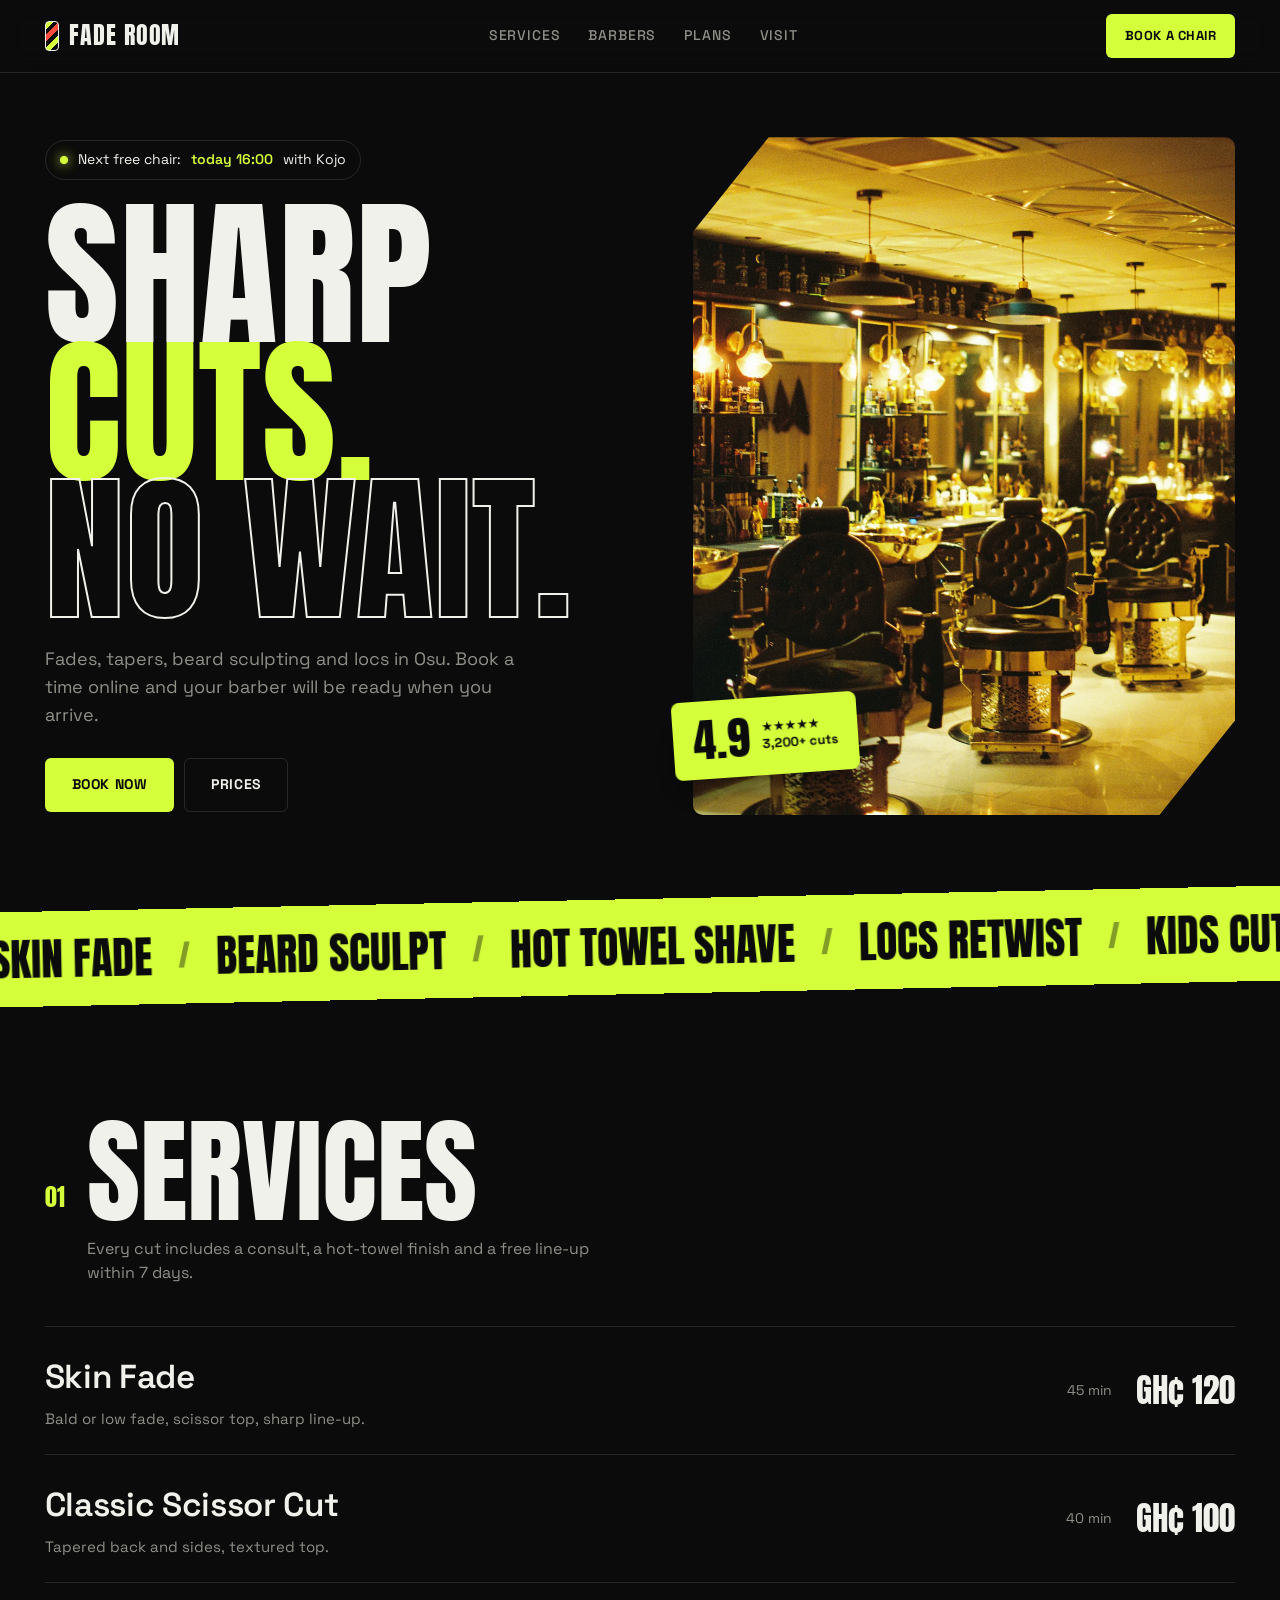
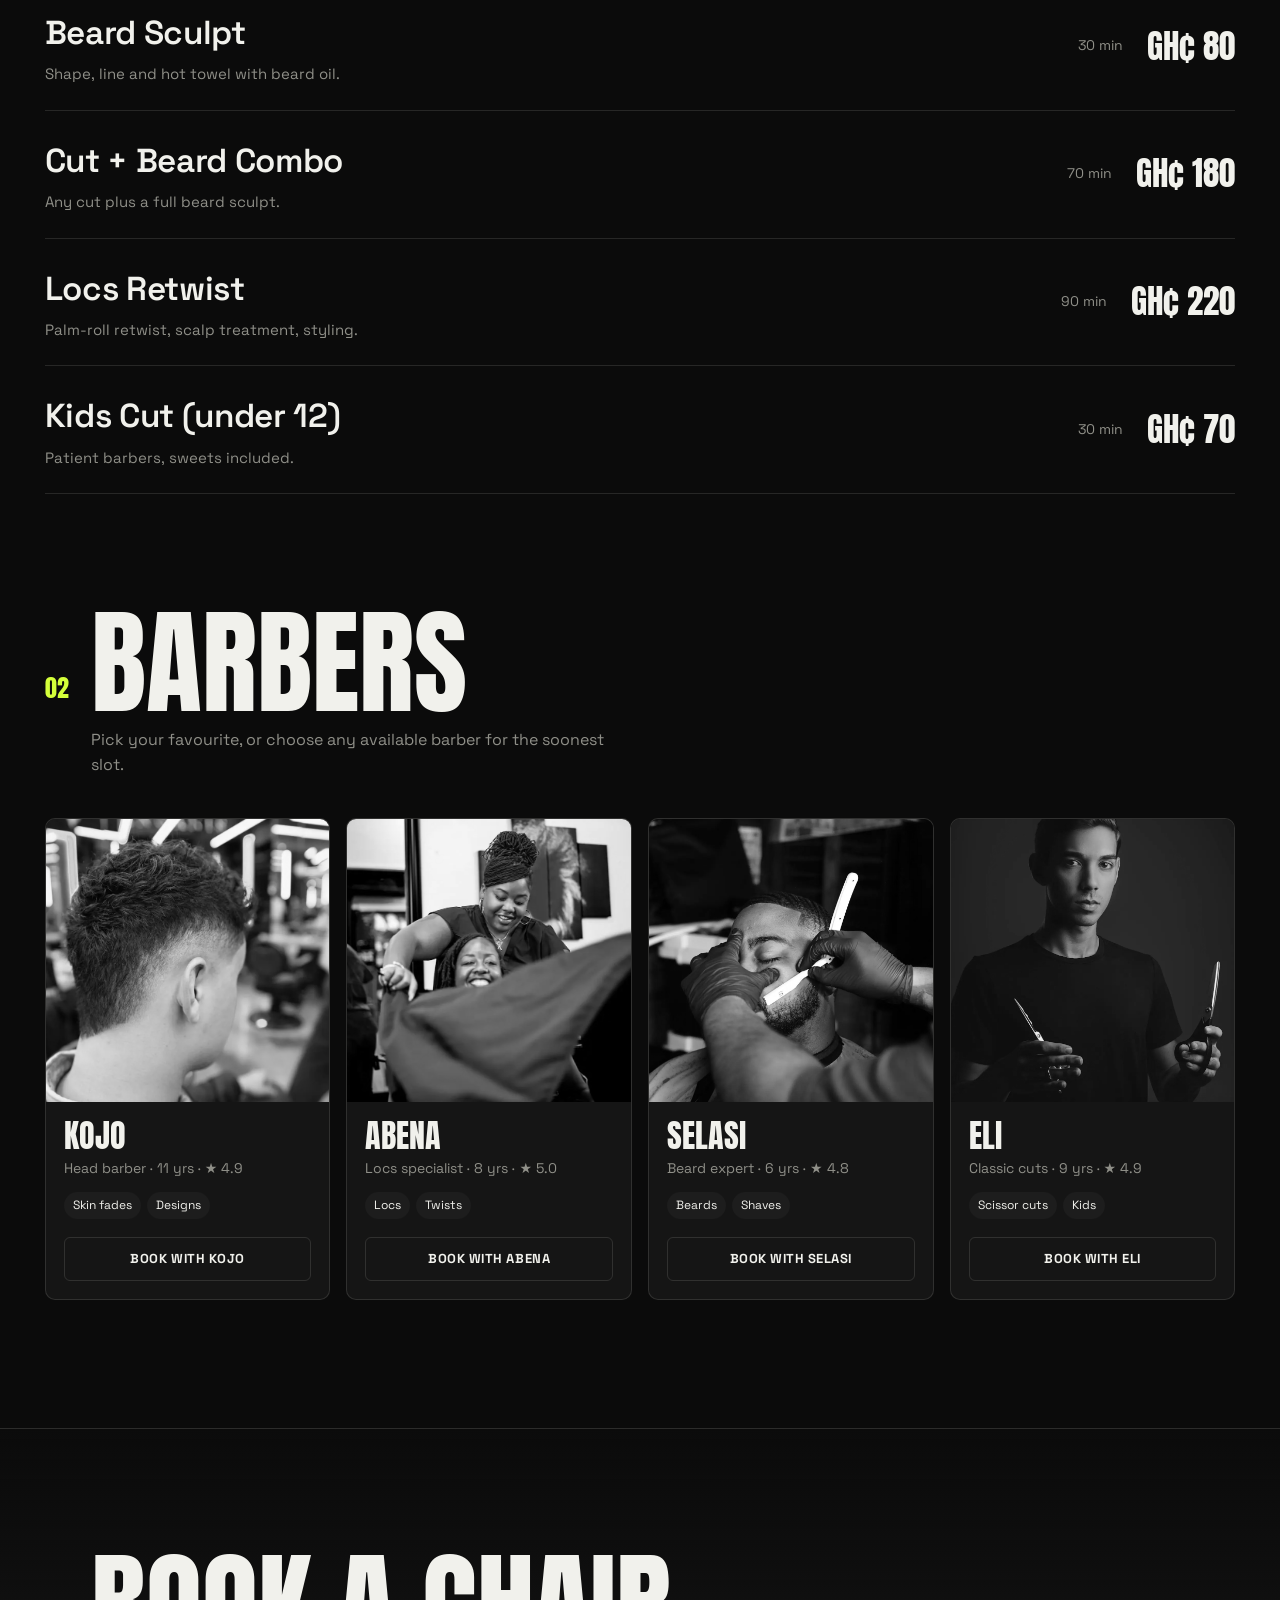
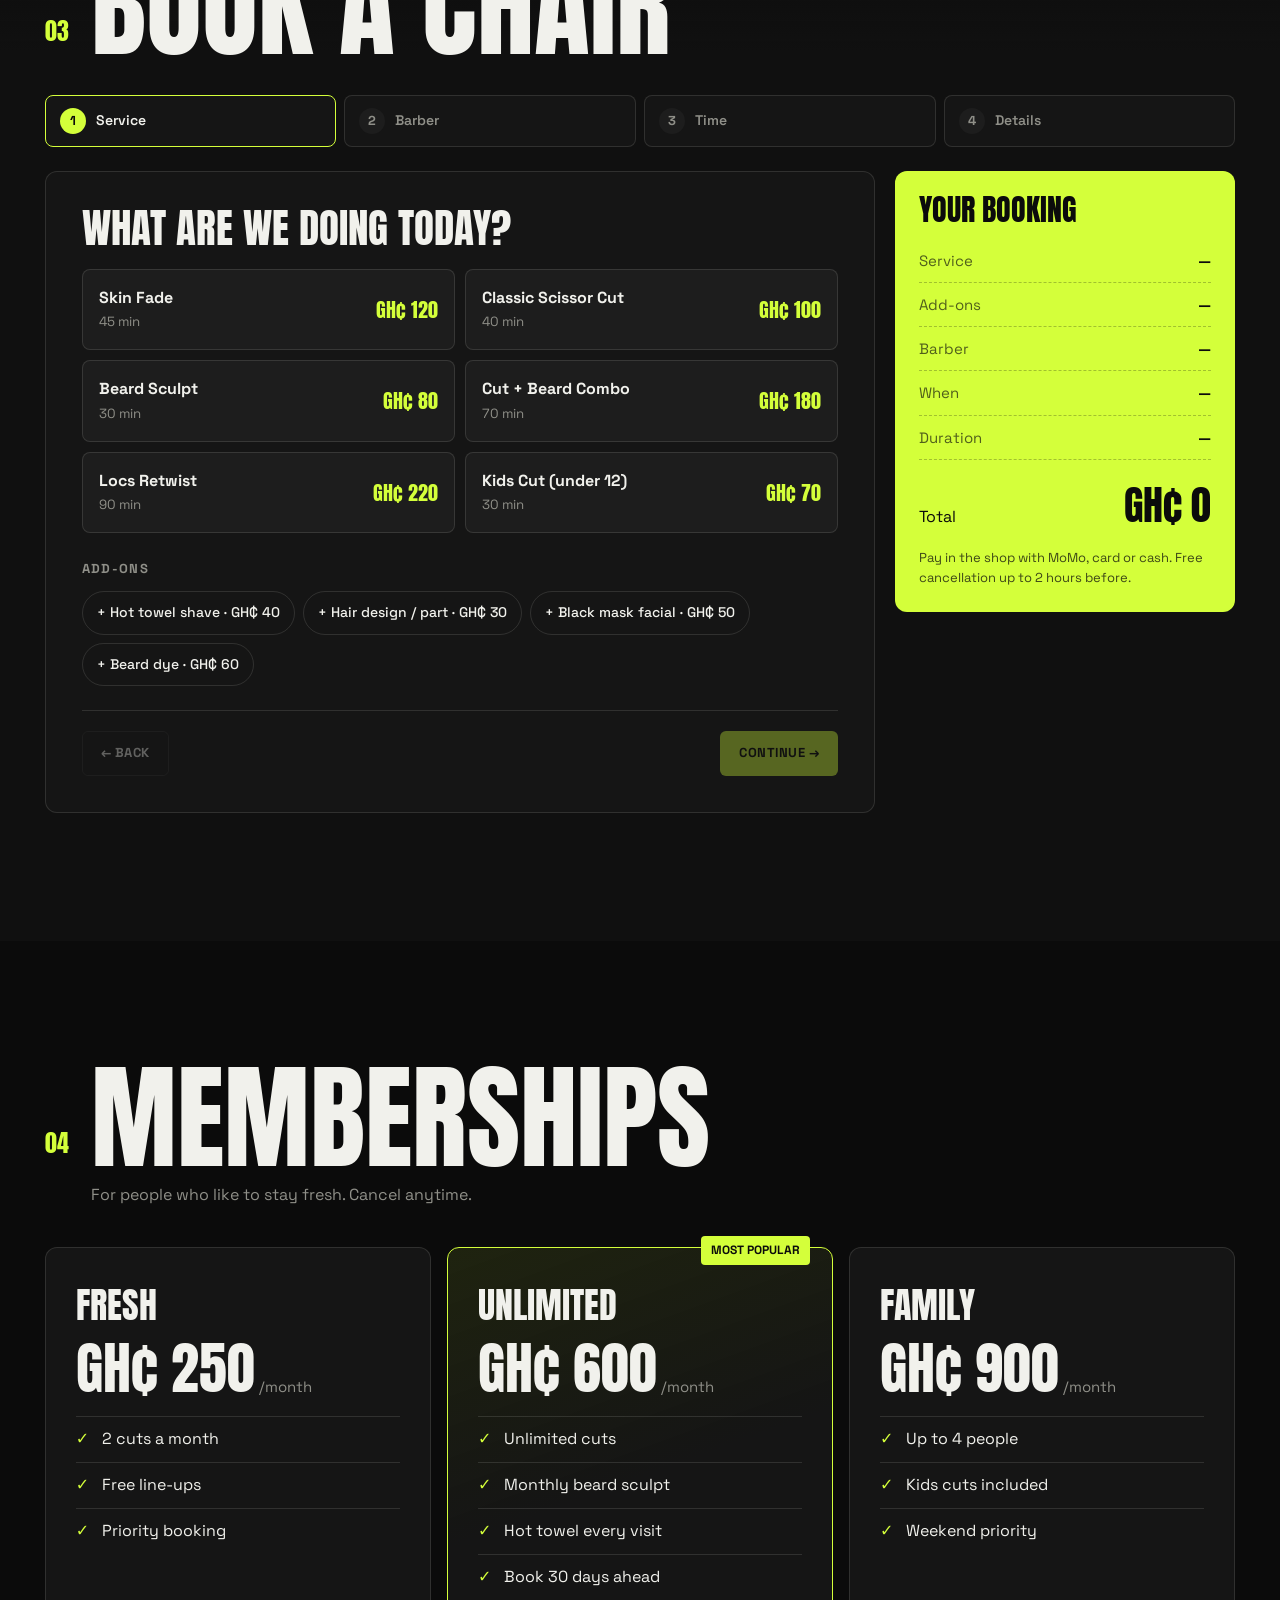
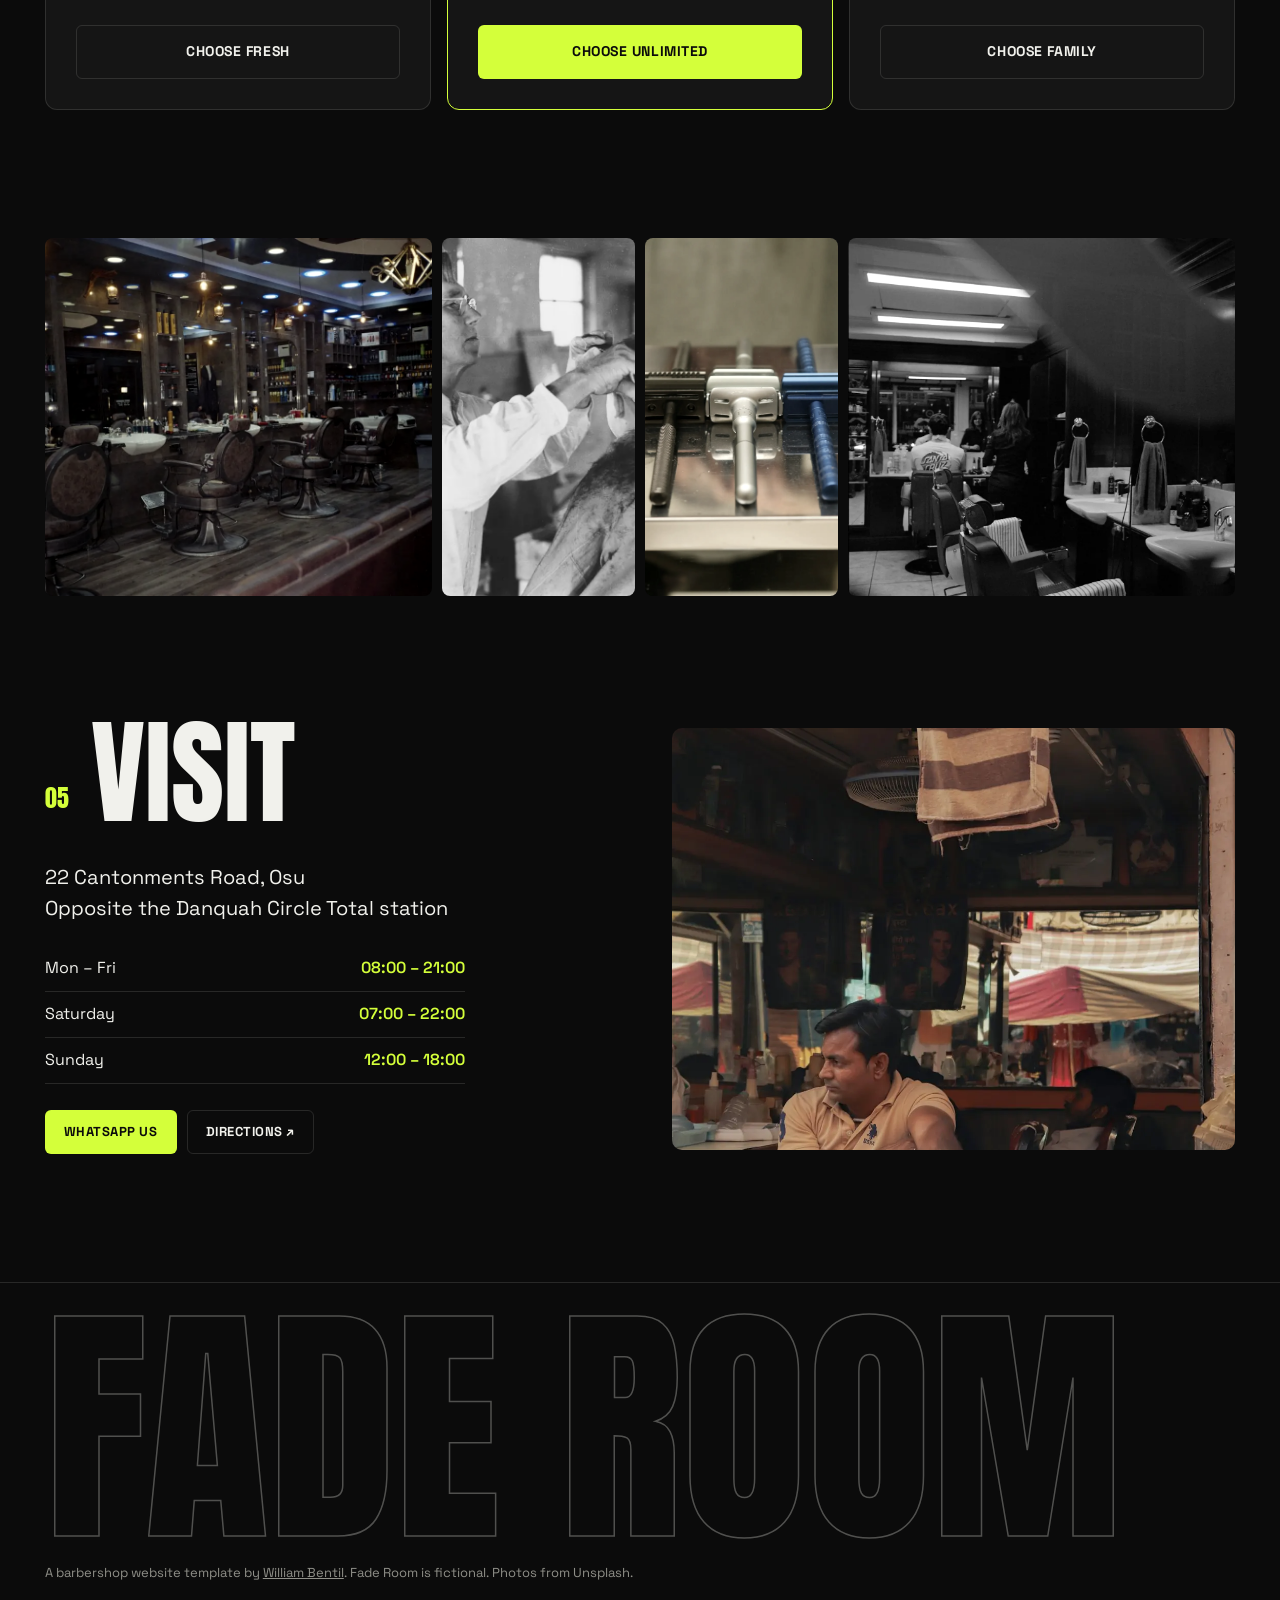
<file: fade-room/index.html>
<!doctype html>
<html lang="en">
<head>
<meta charset="utf-8">
<meta name="viewport" content="width=device-width, initial-scale=1">
<title>Fade Room — Barbershop &amp; Grooming, Osu</title>
<meta name="description" content="Fade Room: fades, beard sculpting and locs in Osu, Accra. Book your chair online. Barbershop website template by William Bentil.">
<meta name="theme-color" content="#0b0b0b">
<link rel="icon" href="data:image/svg+xml,%3Csvg xmlns='http://www.w3.org/2000/svg' viewBox='0 0 64 64'%3E%3Crect width='64' height='64' rx='14' fill='%230b0b0b'/%3E%3Cpath d='M18 50 46 14' stroke='%23d4ff3a' stroke-width='8' stroke-linecap='round'/%3E%3C/svg%3E">
<link rel="preconnect" href="https://fonts.googleapis.com">
<link rel="preconnect" href="https://fonts.gstatic.com" crossorigin>
<link href="https://fonts.googleapis.com/css2?family=Anton&family=Space+Grotesk:wght@400;500;600;700&display=swap" rel="stylesheet">
<link rel="stylesheet" href="style.css">
</head>
<body>

<header class="bar">
  <a href="#" class="mark" aria-label="Fade Room home"><i aria-hidden="true"></i>FADE ROOM</a>
  <nav class="bar__links" aria-label="Primary"><a href="#services">Services</a><a href="#barbers">Barbers</a><a href="#plans">Plans</a><a href="#visit">Visit</a></nav>
  <a href="#book" class="btn btn--lime btn--sm">Book a chair</a>
</header>

<main>
  <section class="hero">
    <div class="hero__text">
      <p class="live" id="nextSlot"><i></i>Finding the next free chair…</p>
      <h1><span>Sharp</span><span>cuts.</span><span class="outline">No wait.</span></h1>
      <p class="hero__lead">Fades, tapers, beard sculpting and locs in Osu. Book a time online and your barber will be ready when you arrive.</p>
      <div class="hero__ctas"><a href="#book" class="btn btn--lime">Book now</a><a href="#services" class="btn btn--line">Prices</a></div>
    </div>
    <div class="hero__media">
      <img src="img/hero.webp" alt="Barbershop interior with gold-lit chairs and mirrors" width="2000" height="1333" fetchpriority="high">
      <div class="hero__badge"><b>4.9</b><span>★★★★★<br>3,200+ cuts</span></div>
    </div>
  </section>

  <div class="ticker" aria-hidden="true"><div class="ticker__track">
    <span>Skin fade</span><i>/</i><span>Beard sculpt</span><i>/</i><span>Hot towel shave</span><i>/</i><span>Locs retwist</span><i>/</i><span>Kids cut</span><i>/</i><span>Line-up</span><i>/</i>
    <span>Skin fade</span><i>/</i><span>Beard sculpt</span><i>/</i><span>Hot towel shave</span><i>/</i><span>Locs retwist</span><i>/</i><span>Kids cut</span><i>/</i><span>Line-up</span><i>/</i>
  </div></div>

  <section class="services" id="services">
    <div class="sec-head"><p class="num">01</p><h2>Services</h2><p class="sec-sub">Every cut includes a consult, a hot-towel finish and a free line-up within 7 days.</p></div>
    <ul class="svc" id="svcList"></ul>
    <img class="svc__peek" id="peek" alt="" aria-hidden="true">
  </section>

  <section class="barbers" id="barbers">
    <div class="sec-head"><p class="num">02</p><h2>Barbers</h2><p class="sec-sub">Pick your favourite, or choose any available barber for the soonest slot.</p></div>
    <div class="team" id="team"></div>
  </section>

  <section class="book" id="book">
    <div class="sec-head"><p class="num">03</p><h2>Book a chair</h2></div>
    <div class="wizard">
      <ol class="steps" id="steps">
        <li class="is-on"><b>1</b>Service</li><li><b>2</b>Barber</li><li><b>3</b>Time</li><li><b>4</b>Details</li>
      </ol>
      <div class="wizard__body">
        <div class="pane" data-pane="0">
          <h3>What are we doing today?</h3>
          <div class="opts" id="optSvc"></div>
          <h4>Add-ons</h4>
          <div class="addons" id="optAdd"></div>
        </div>
        <div class="pane" data-pane="1" hidden>
          <h3>Who’s cutting?</h3>
          <div class="opts opts--barbers" id="optBarber"></div>
        </div>
        <div class="pane" data-pane="2" hidden>
          <h3>Pick a day &amp; time</h3>
          <div class="days" id="days"></div>
          <div class="slots" id="slots"></div>
          <p class="hint" id="slotHint"></p>
        </div>
        <div class="pane" data-pane="3" hidden>
          <h3>Your details</h3>
          <form id="details" class="details" novalidate>
            <label>Name<input name="name" autocomplete="name" placeholder="Kwame Asante"></label>
            <label>Phone (WhatsApp)<input name="phone" type="tel" autocomplete="tel" placeholder="024 123 4567"></label>
            <label class="full">Anything we should know?<textarea name="note" rows="2" placeholder="Reference photo, sensitive skin, first-time locs…"></textarea></label>
            <label class="check full"><input type="checkbox" name="remind" checked> Send me a WhatsApp reminder 2 hours before</label>
          </form>
          <p class="err" id="err" role="alert"></p>
        </div>
        <div class="pane pane--done" data-pane="4" hidden>
          <div class="stamp">BOOKED</div>
          <h3 id="doneTitle">See you soon</h3>
          <p id="doneTxt"></p>
          <div class="done__btns"><a class="btn btn--lime btn--sm" id="ics" download="fade-room.ics">Add to calendar</a><button class="btn btn--line btn--sm" id="restart">Book another</button></div>
        </div>
        <div class="nav-row" id="navRow">
          <button class="btn btn--line btn--sm" id="back" disabled>← Back</button>
          <button class="btn btn--lime btn--sm" id="next">Continue →</button>
        </div>
      </div>
      <aside class="summary" aria-live="polite">
        <p class="summary__title">Your booking</p>
        <dl id="sum"></dl>
        <div class="summary__total"><span>Total</span><b id="total">GH₵ 0</b></div>
        <p class="summary__small">Pay in the shop with MoMo, card or cash. Free cancellation up to 2 hours before.</p>
      </aside>
    </div>
  </section>

  <section class="plans" id="plans">
    <div class="sec-head"><p class="num">04</p><h2>Memberships</h2><p class="sec-sub">For people who like to stay fresh. Cancel anytime.</p></div>
    <div class="plan-grid">
      <article class="plan"><h3>Fresh</h3><p class="plan__price">GH₵ 250<small>/month</small></p><ul><li>2 cuts a month</li><li>Free line-ups</li><li>Priority booking</li></ul><a href="#book" class="btn btn--line btn--block">Choose Fresh</a></article>
      <article class="plan plan--hot"><span class="plan__tag">Most popular</span><h3>Unlimited</h3><p class="plan__price">GH₵ 600<small>/month</small></p><ul><li>Unlimited cuts</li><li>Monthly beard sculpt</li><li>Hot towel every visit</li><li>Book 30 days ahead</li></ul><a href="#book" class="btn btn--lime btn--block">Choose Unlimited</a></article>
      <article class="plan"><h3>Family</h3><p class="plan__price">GH₵ 900<small>/month</small></p><ul><li>Up to 4 people</li><li>Kids cuts included</li><li>Weekend priority</li></ul><a href="#book" class="btn btn--line btn--block">Choose Family</a></article>
    </div>
  </section>

  <section class="shots" aria-label="Inside Fade Room">
    <img src="img/shop.webp" alt="Barbershop interior with chairs and mirrors" loading="lazy" width="1100" height="733">
    <img src="img/chair.webp" alt="Barber at work in a vintage shop" loading="lazy" width="1100" height="733">
    <img src="img/tools.webp" alt="Three safety razors in a row" loading="lazy" width="1100" height="733">
    <img src="img/bw.webp" alt="Black and white photo of barbers at work" loading="lazy" width="1100" height="733">
  </section>

  <section class="visit" id="visit">
    <div>
      <div class="sec-head"><p class="num">05</p><h2>Visit</h2></div>
      <p class="visit__addr">22 Cantonments Road, Osu<br>Opposite the Danquah Circle Total station</p>
      <table class="hours"><tr><td>Mon – Fri</td><td>08:00 – 21:00</td></tr><tr><td>Saturday</td><td>07:00 – 22:00</td></tr><tr><td>Sunday</td><td>12:00 – 18:00</td></tr></table>
      <div class="visit__btns"><a class="btn btn--lime btn--sm" href="https://wa.me/233240000000" target="_blank" rel="noopener">WhatsApp us</a><a class="btn btn--line btn--sm" href="https://maps.google.com/?q=Osu+Accra" target="_blank" rel="noopener">Directions ↗</a></div>
    </div>
    <img src="img/long.webp" alt="A barber relaxing in his shop between clients" loading="lazy" width="1100" height="733">
  </section>
</main>

<footer class="foot">
  <p class="foot__big">FADE ROOM</p>
  <p class="foot__note">A barbershop website template by <a href="https://github.com/Creation20">William Bentil</a>. Fade Room is fictional. Photos from Unsplash.</p>
</footer>

<script src="main.js"></script>
</body>
</html>
</file>
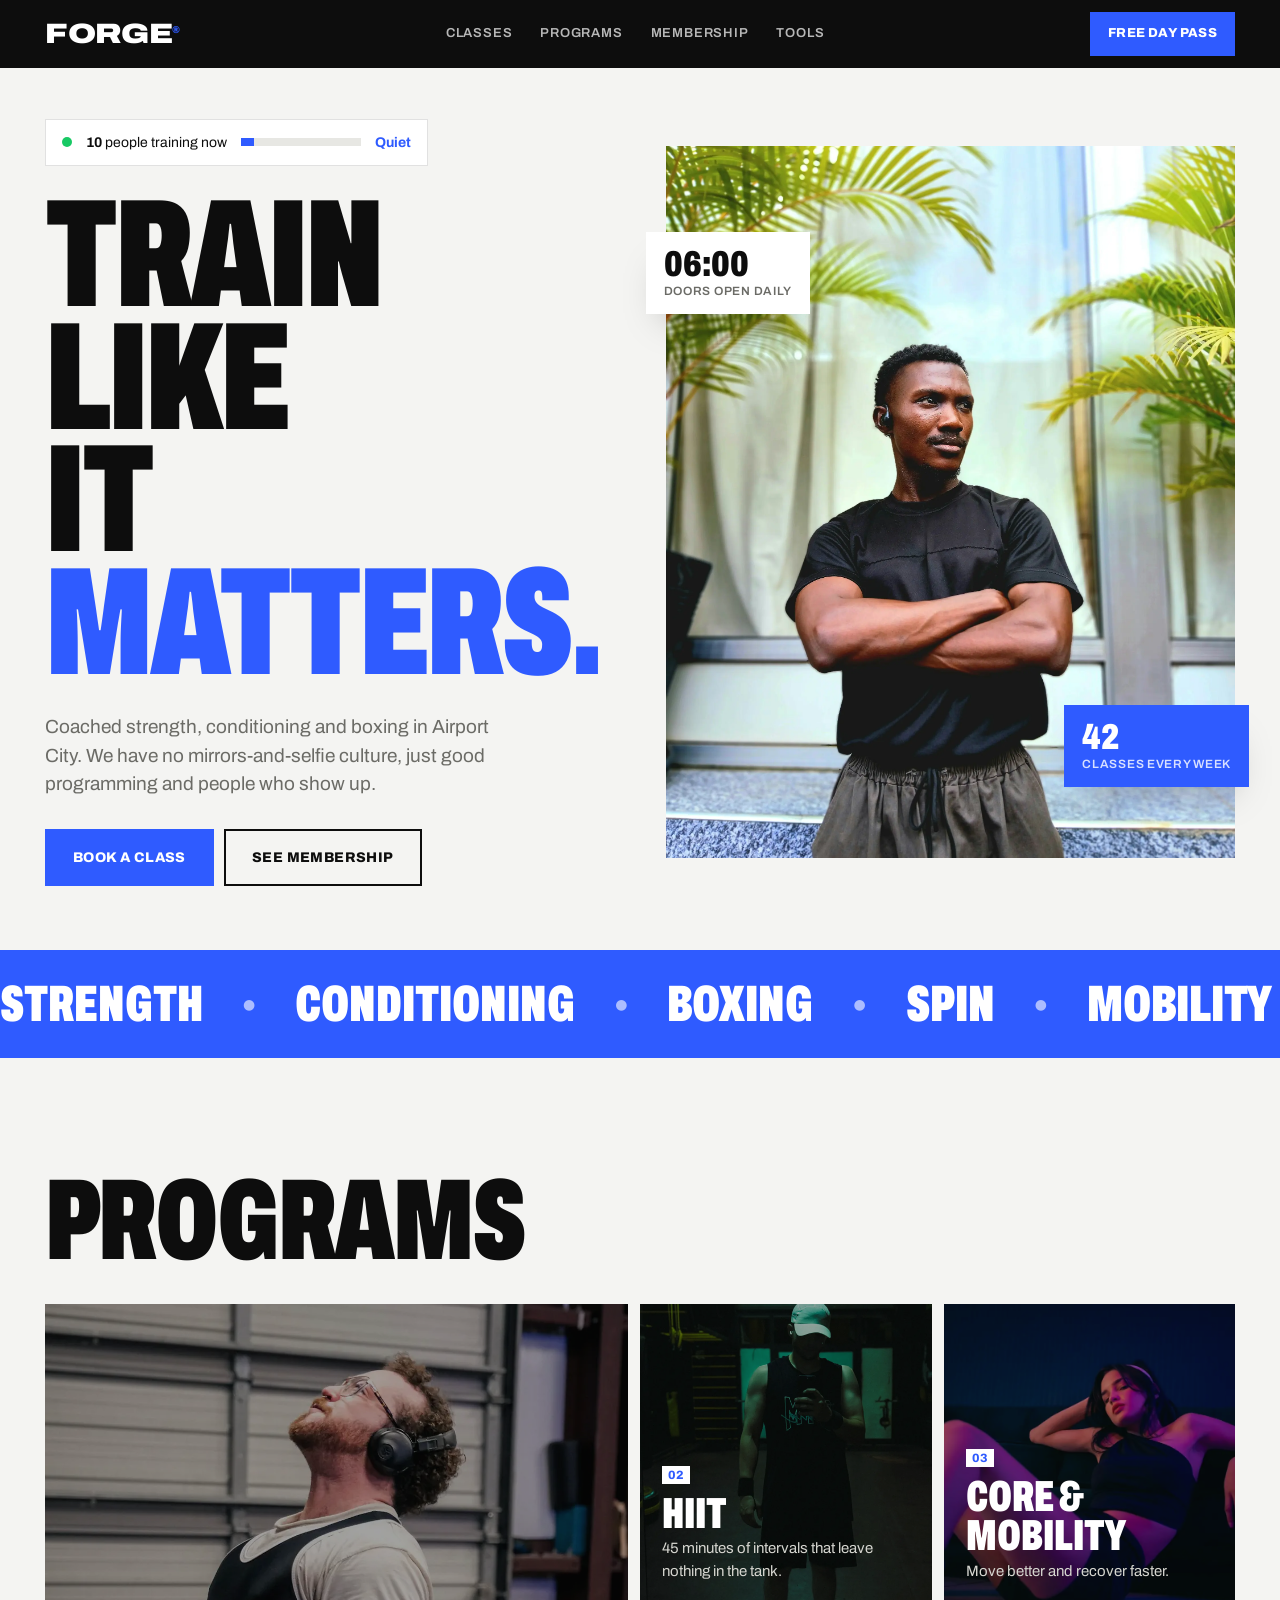
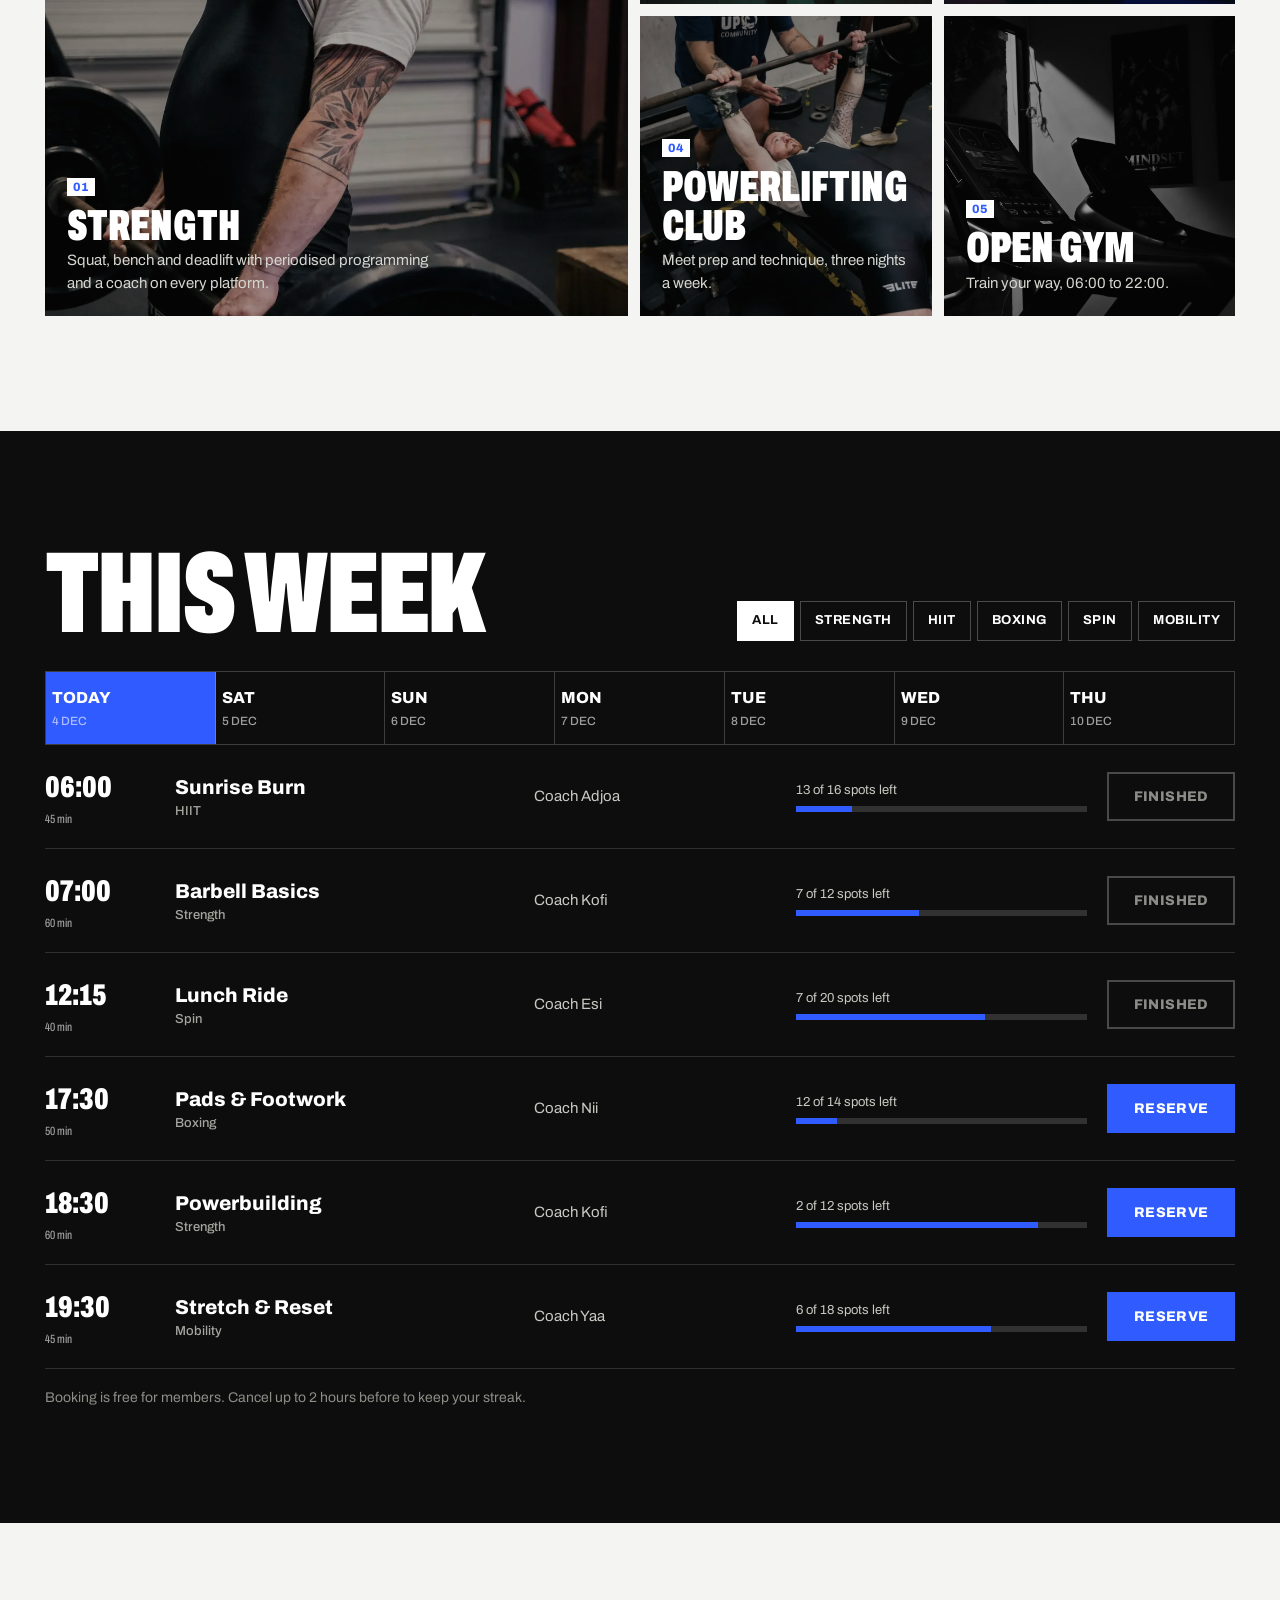
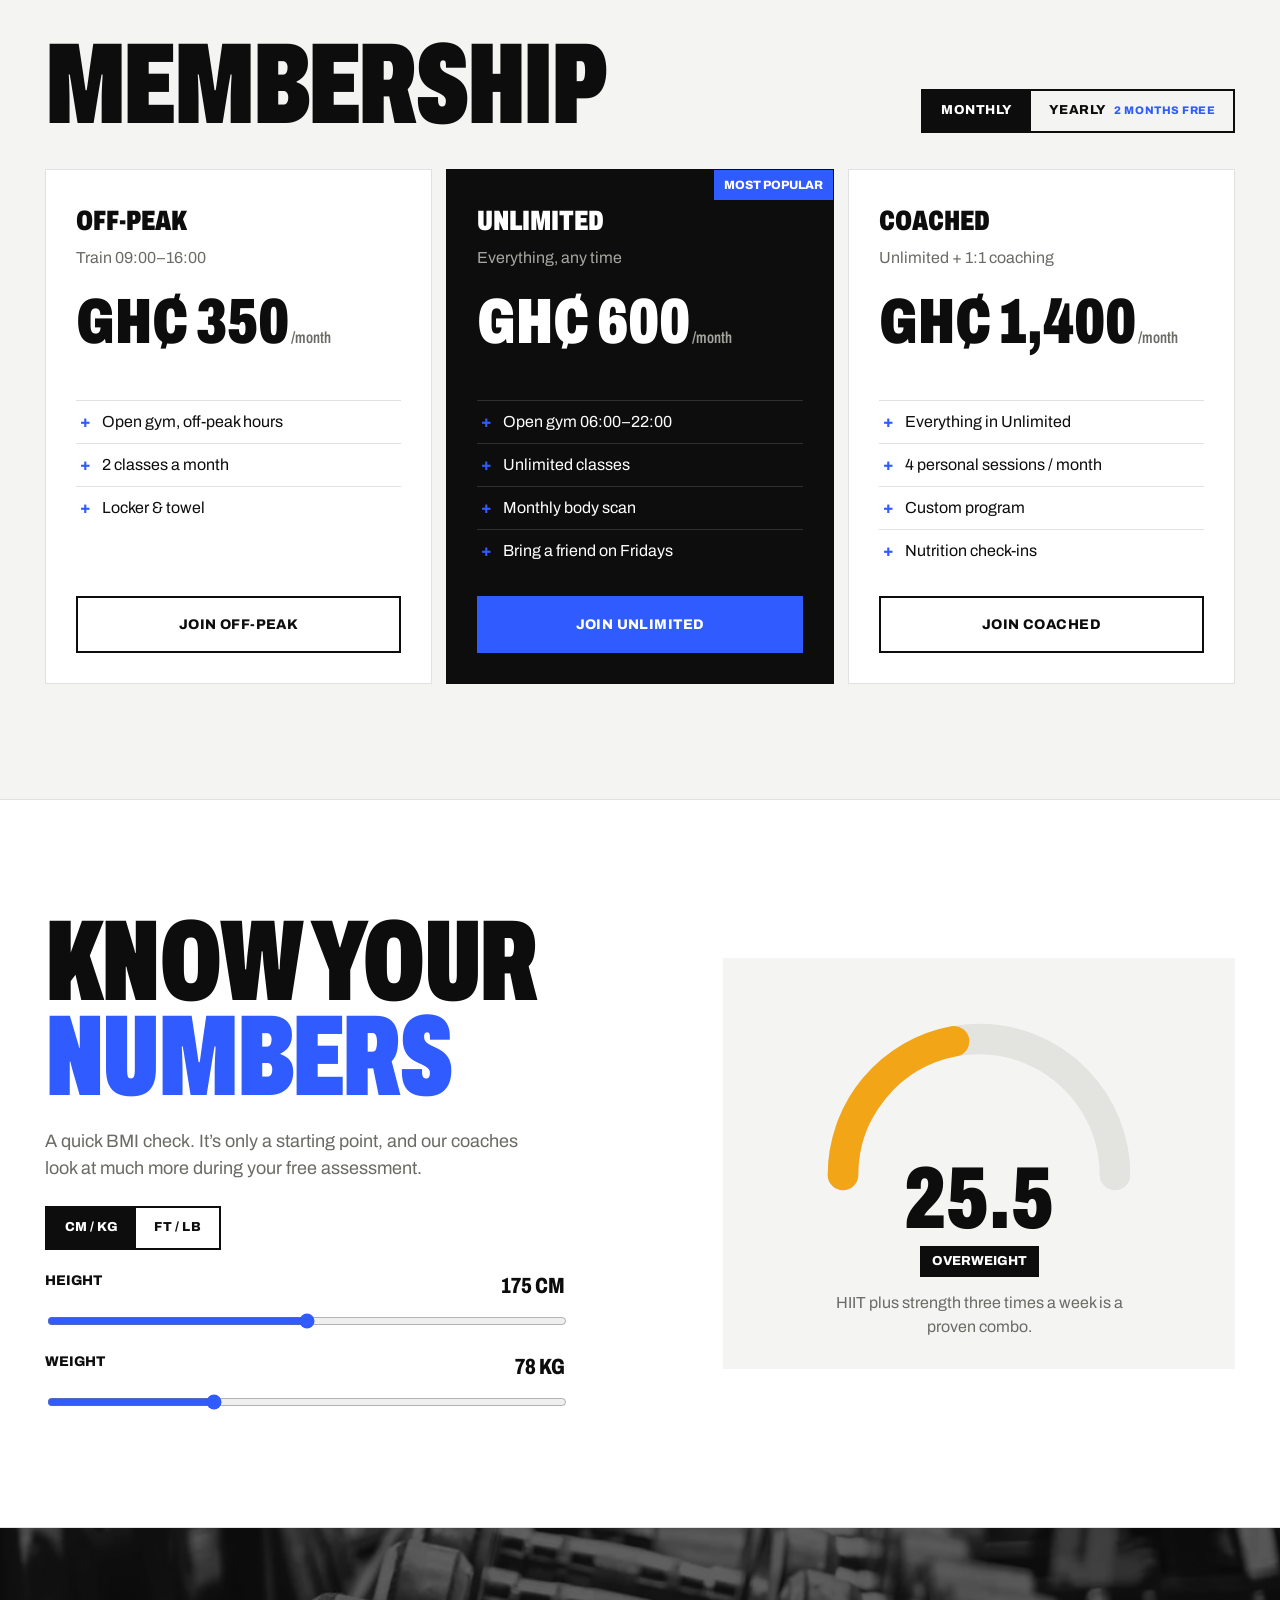
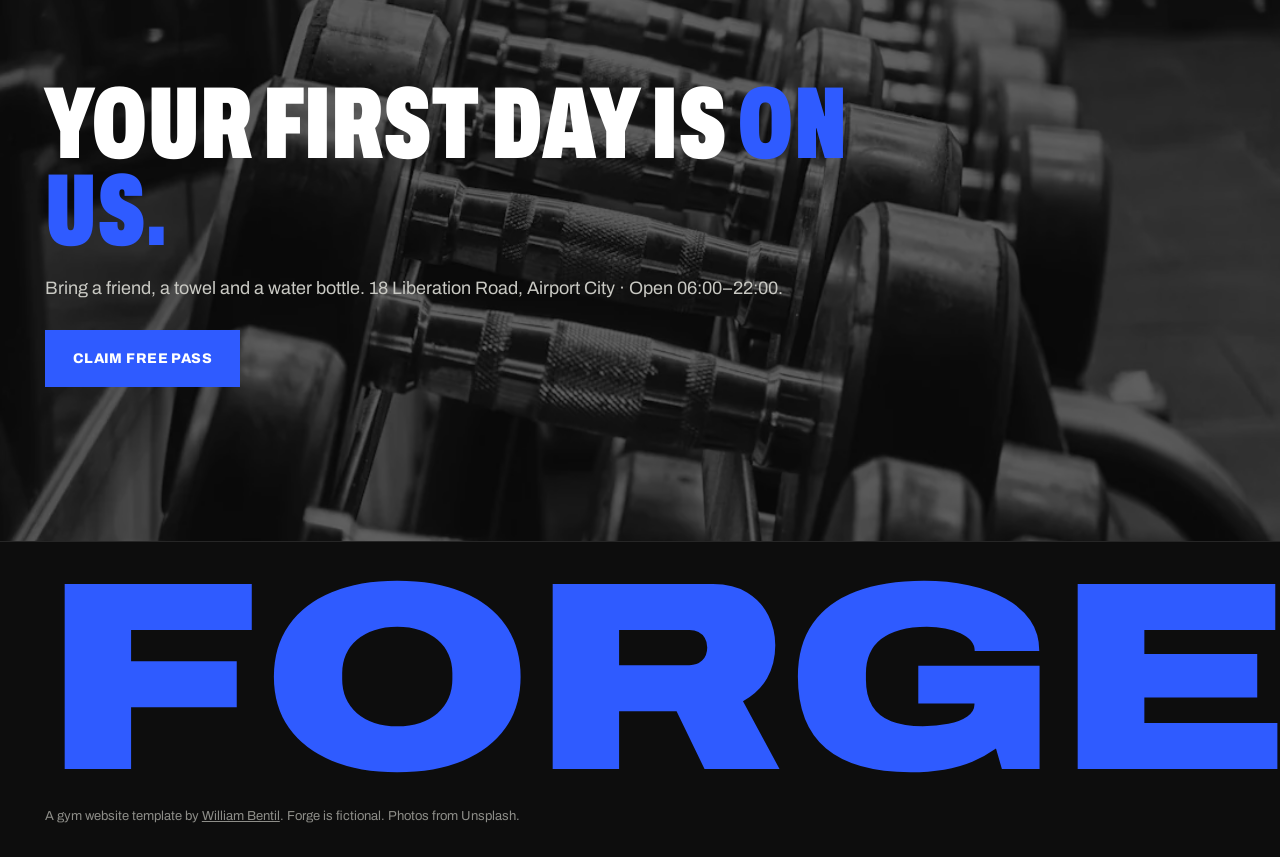
<file: forge/index.html>
<!doctype html>
<html lang="en">
<head>
<meta charset="utf-8">
<meta name="viewport" content="width=device-width, initial-scale=1">
<title>FORGE — Strength &amp; Conditioning Gym, Airport City</title>
<meta name="description" content="FORGE: strength training, HIIT, boxing and spin in Airport City, Accra. Book classes online. Gym website template by William Bentil.">
<meta name="theme-color" content="#f4f4f2">
<link rel="icon" href="data:image/svg+xml,%3Csvg xmlns='http://www.w3.org/2000/svg' viewBox='0 0 64 64'%3E%3Crect width='64' height='64' rx='10' fill='%232f5bff'/%3E%3Cpath d='M18 46V18h28v8H28v5h14v8H28v7z' fill='%23fff'/%3E%3C/svg%3E">
<link rel="preconnect" href="https://fonts.googleapis.com">
<link rel="preconnect" href="https://fonts.gstatic.com" crossorigin>
<link href="https://fonts.googleapis.com/css2?family=Archivo:wdth,wght@62..125,400..900&display=swap" rel="stylesheet">
<link rel="stylesheet" href="style.css">
</head>
<body>

<header class="top">
  <a href="#" class="brand" aria-label="Forge home">FORGE<sup>®</sup></a>
  <nav class="top__nav" aria-label="Primary"><a href="#classes">Classes</a><a href="#programs">Programs</a><a href="#plans">Membership</a><a href="#bmi">Tools</a></nav>
  <a href="#plans" class="btn btn--blue btn--sm">Free day pass</a>
</header>

<main>
  <section class="hero">
    <div class="hero__copy">
      <div class="capacity" id="capacity" aria-live="polite">
        <span class="capacity__dot"></span>
        <span><b id="capNum">–</b> people training now</span>
        <span class="capacity__bar"><i id="capBar"></i></span>
        <span class="capacity__lbl" id="capLbl"></span>
      </div>
      <h1>Train like<br>it <span class="blue">matters.</span></h1>
      <p>Coached strength, conditioning and boxing in Airport City. We have no mirrors-and-selfie culture, just good programming and people who show up.</p>
      <div class="hero__ctas"><a href="#classes" class="btn btn--blue">Book a class</a><a href="#plans" class="btn btn--line">See membership</a></div>
    </div>
    <div class="hero__img">
      <img src="img/hero.webp" alt="Coach in a black T-shirt standing with arms crossed" width="2000" height="1333" fetchpriority="high">
      <div class="stat stat--a"><b>06:00</b><span>Doors open daily</span></div>
      <div class="stat stat--b"><b>42</b><span>classes every week</span></div>
    </div>
  </section>

  <div class="band" aria-hidden="true"><div class="band__track"><span>Strength</span><span>Conditioning</span><span>Boxing</span><span>Spin</span><span>Mobility</span><span>Strength</span><span>Conditioning</span><span>Boxing</span><span>Spin</span><span>Mobility</span></div></div>

  <section class="programs" id="programs">
    <h2 class="h2">Programs</h2>
    <div class="prog-grid">
      <article class="prog prog--big"><img src="img/lift.webp" alt="Athlete lifting a heavy barbell" loading="lazy"><div><span>01</span><h3>Strength</h3><p>Squat, bench and deadlift with periodised programming and a coach on every platform.</p></div></article>
      <article class="prog"><img src="img/neon.webp" alt="Athlete in a dimly lit gym" loading="lazy"><div><span>02</span><h3>HIIT</h3><p>45 minutes of intervals that leave nothing in the tank.</p></div></article>
      <article class="prog"><img src="img/purple.webp" alt="Woman doing core work under purple light" loading="lazy"><div><span>03</span><h3>Core &amp; Mobility</h3><p>Move better and recover faster.</p></div></article>
      <article class="prog"><img src="img/bench.webp" alt="Athlete bench pressing with a spotter" loading="lazy"><div><span>04</span><h3>Powerlifting Club</h3><p>Meet prep and technique, three nights a week.</p></div></article>
      <article class="prog"><img src="img/tread.webp" alt="Treadmills in a dim gym" loading="lazy"><div><span>05</span><h3>Open Gym</h3><p>Train your way, 06:00 to 22:00.</p></div></article>
    </div>
  </section>

  <section class="classes" id="classes">
    <div class="classes__head">
      <h2 class="h2">This week</h2>
      <div class="types" id="types"></div>
    </div>
    <div class="days" id="days" role="tablist" aria-label="Day of week"></div>
    <ul class="sched" id="sched" aria-live="polite"></ul>
    <p class="note">Booking is free for members. Cancel up to 2 hours before to keep your streak.</p>
  </section>

  <section class="plans" id="plans">
    <div class="plans__head">
      <h2 class="h2">Membership</h2>
      <div class="bill" role="radiogroup" aria-label="Billing period">
        <button role="radio" aria-checked="true" data-bill="m">Monthly</button>
        <button role="radio" aria-checked="false" data-bill="y">Yearly <em>2 months free</em></button>
      </div>
    </div>
    <div class="plan-grid" id="planGrid"></div>
  </section>

  <section class="bmi" id="bmi">
    <div>
      <h2 class="h2">Know your <span class="blue">numbers</span></h2>
      <p>A quick BMI check. It’s only a starting point, and our coaches look at much more during your free assessment.</p>
      <div class="units" role="radiogroup" aria-label="Units"><button role="radio" aria-checked="true" data-u="metric">cm / kg</button><button role="radio" aria-checked="false" data-u="imperial">ft / lb</button></div>
      <label>Height <output id="hOut"></output><input type="range" id="h" min="140" max="210" value="175"></label>
      <label>Weight <output id="wOut"></output><input type="range" id="w" min="40" max="160" value="78"></label>
    </div>
    <div class="gauge">
      <svg viewBox="0 0 200 120" aria-hidden="true">
        <path d="M20 110 A80 80 0 0 1 180 110" fill="none" stroke="#e3e3df" stroke-width="18" stroke-linecap="round"/>
        <path id="arc" d="M20 110 A80 80 0 0 1 180 110" fill="none" stroke="#2f5bff" stroke-width="18" stroke-linecap="round" stroke-dasharray="251.3" stroke-dashoffset="251.3"/>
      </svg>
      <b id="bmiVal">0</b>
      <span id="bmiCat"></span>
      <p id="bmiTip"></p>
    </div>
  </section>

  <section class="cta">
    <img src="img/bells.webp" alt="Rows of dumbbells on a rack" loading="lazy">
    <div><h2>Your first day is <span class="blue">on us.</span></h2><p>Bring a friend, a towel and a water bottle. 18 Liberation Road, Airport City · Open 06:00–22:00.</p><a href="#plans" class="btn btn--blue">Claim free pass</a></div>
  </section>
</main>

<footer class="foot">
  <p class="foot__big">FORGE</p>
  <p class="foot__note">A gym website template by <a href="https://github.com/Creation20">William Bentil</a>. Forge is fictional. Photos from Unsplash.</p>
</footer>

<div class="toast" id="toast" role="status"></div>
<script src="main.js"></script>
</body>
</html>
</file>
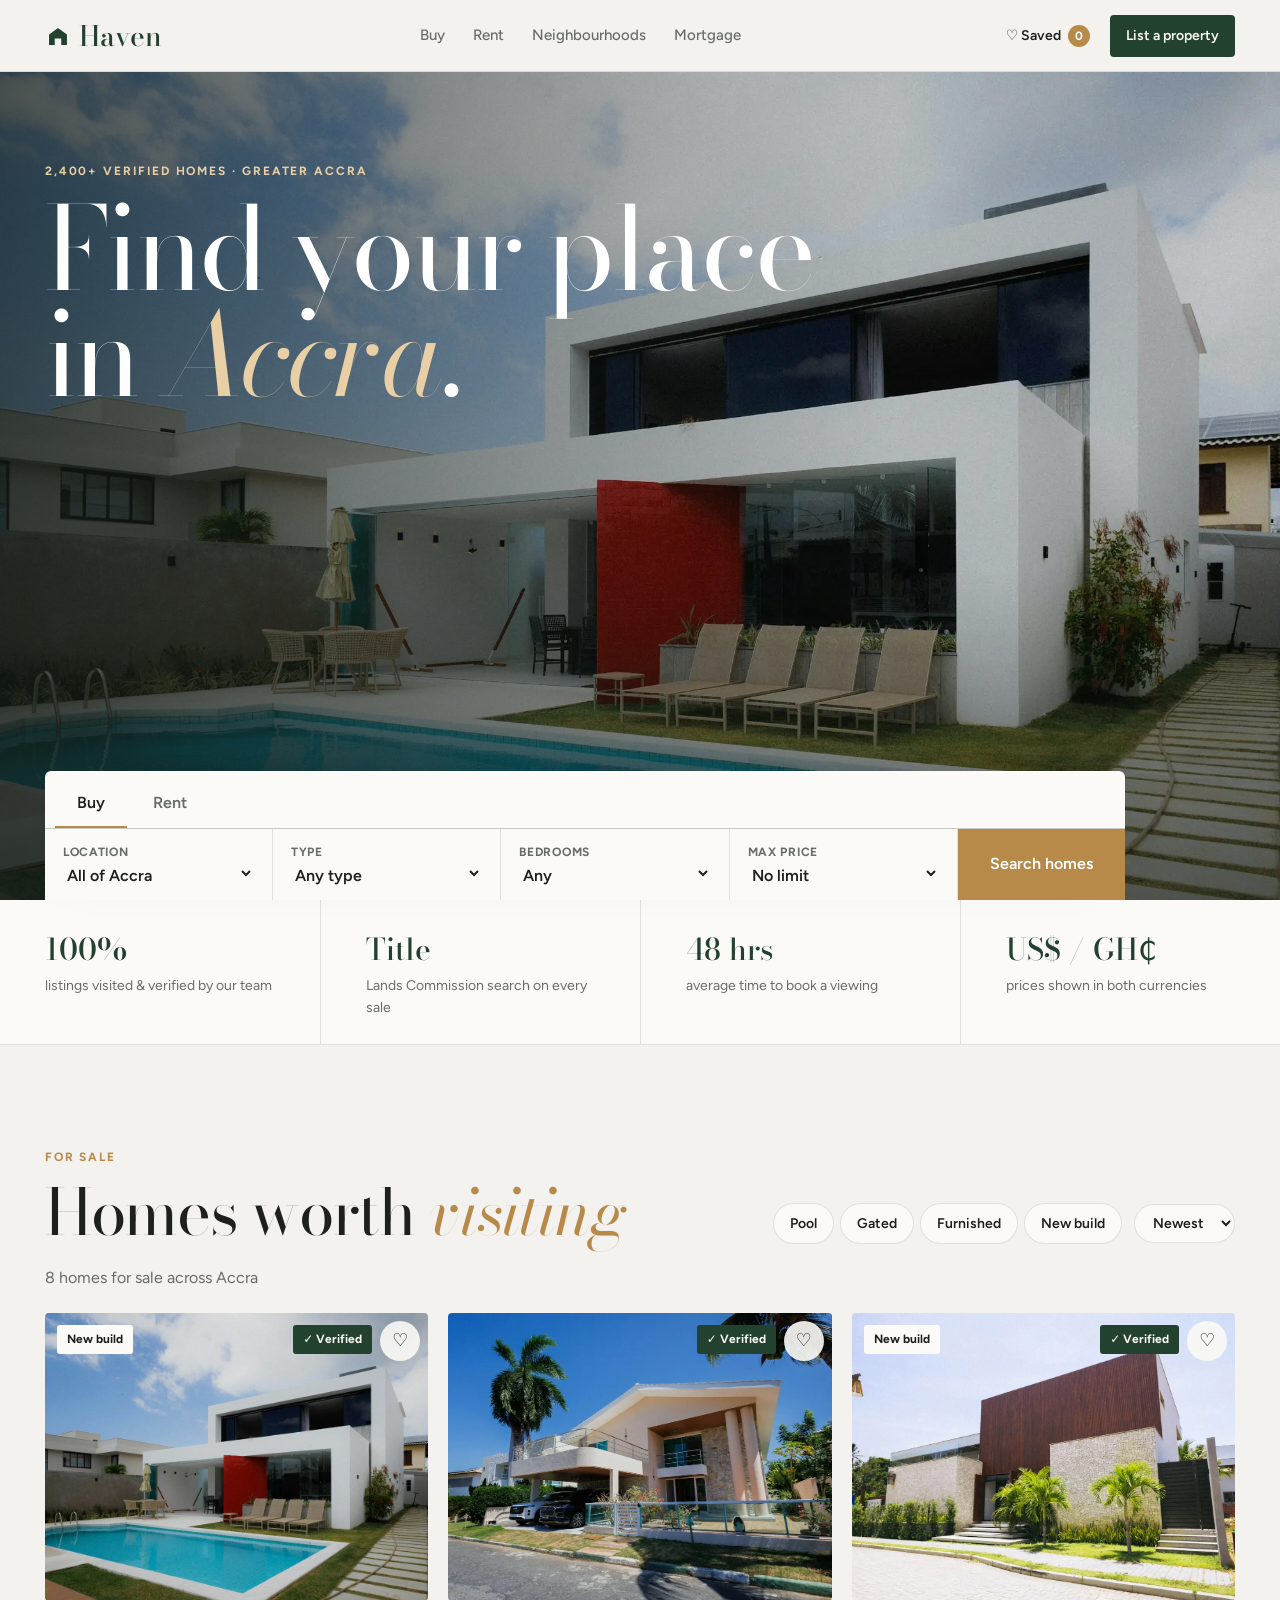
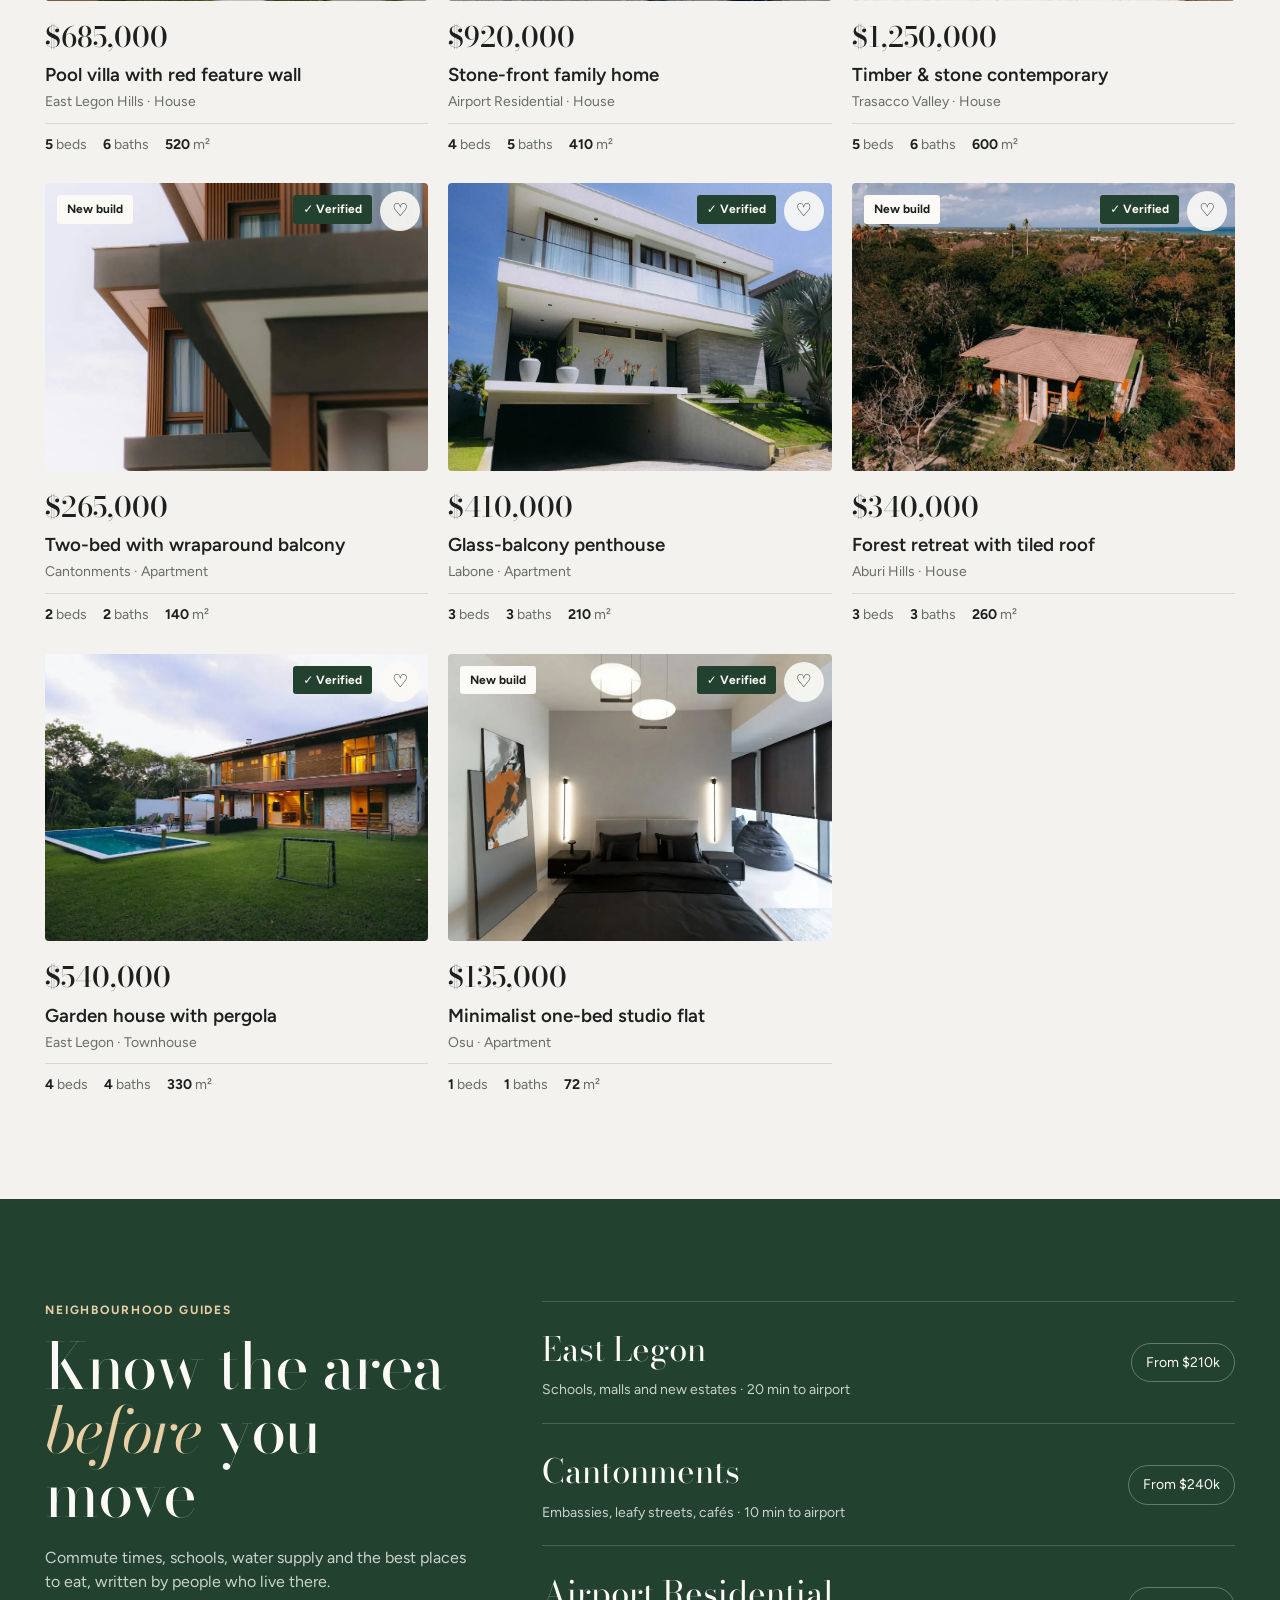
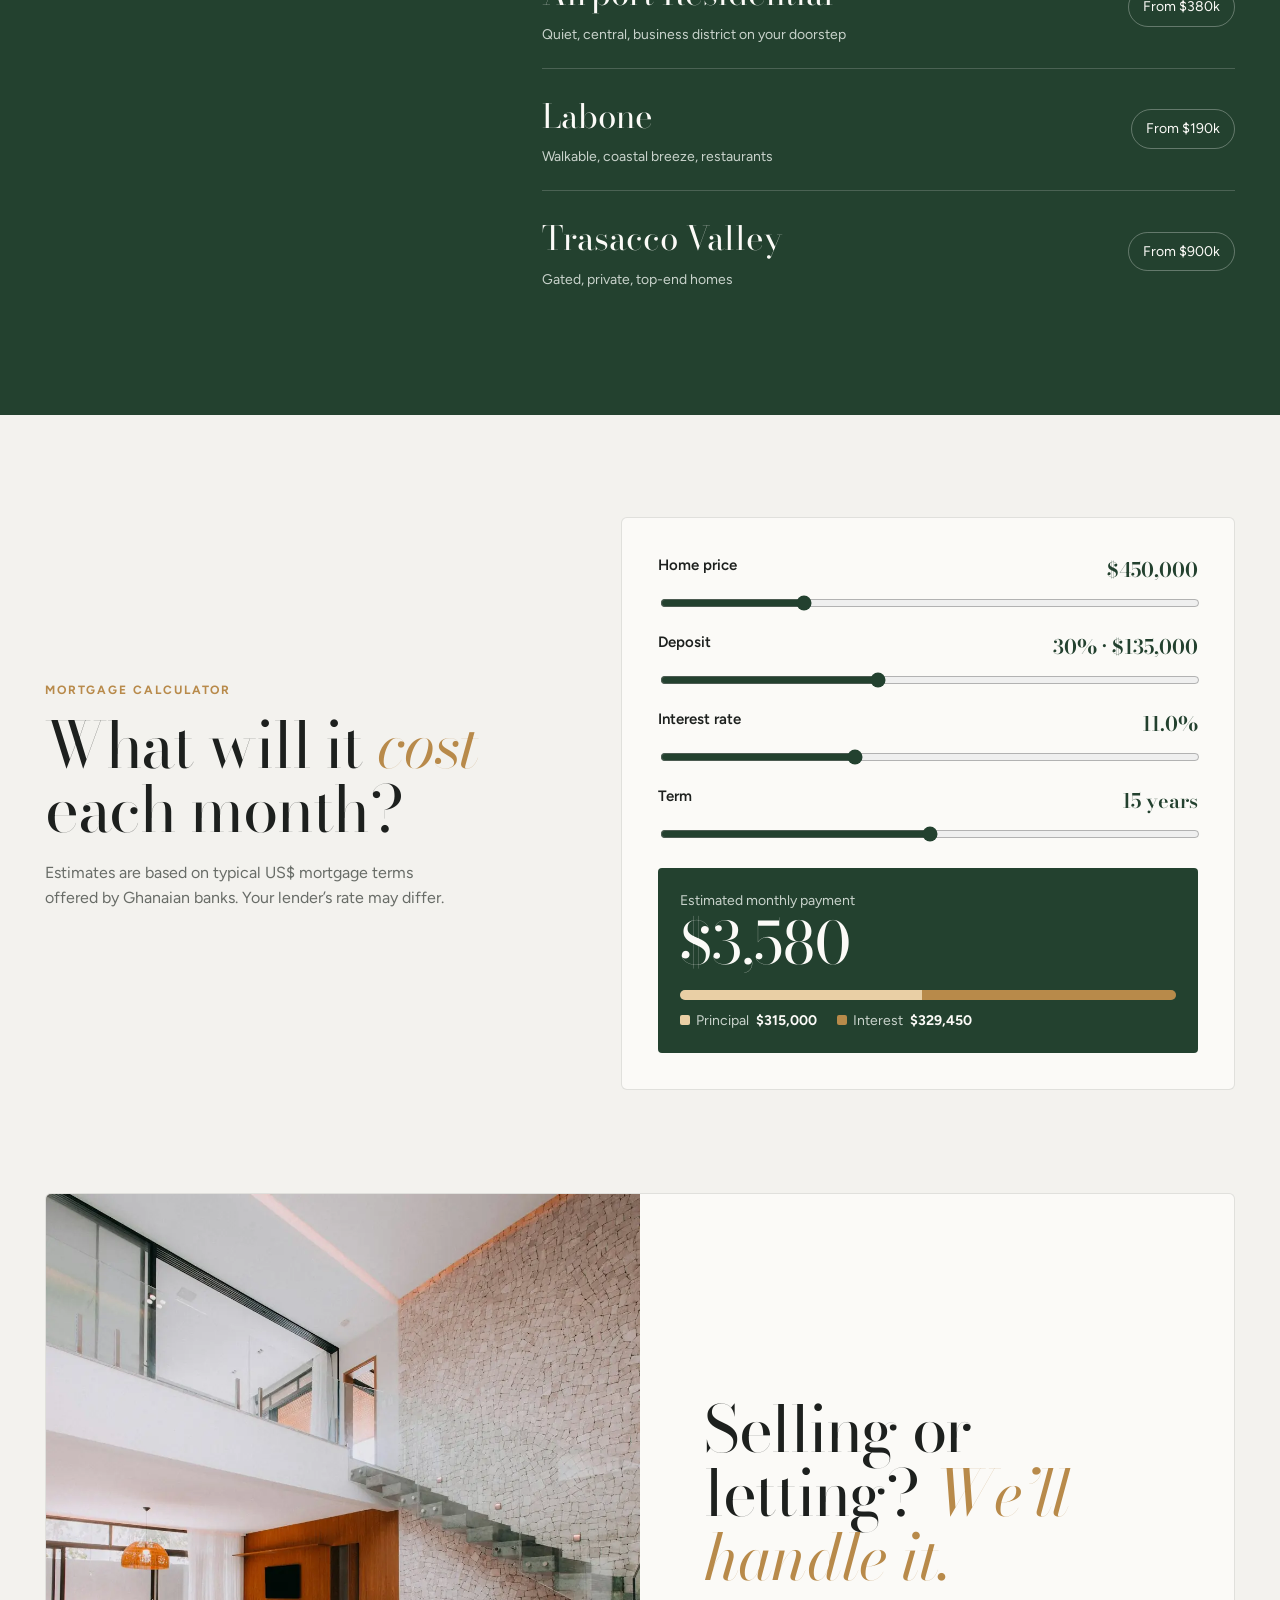
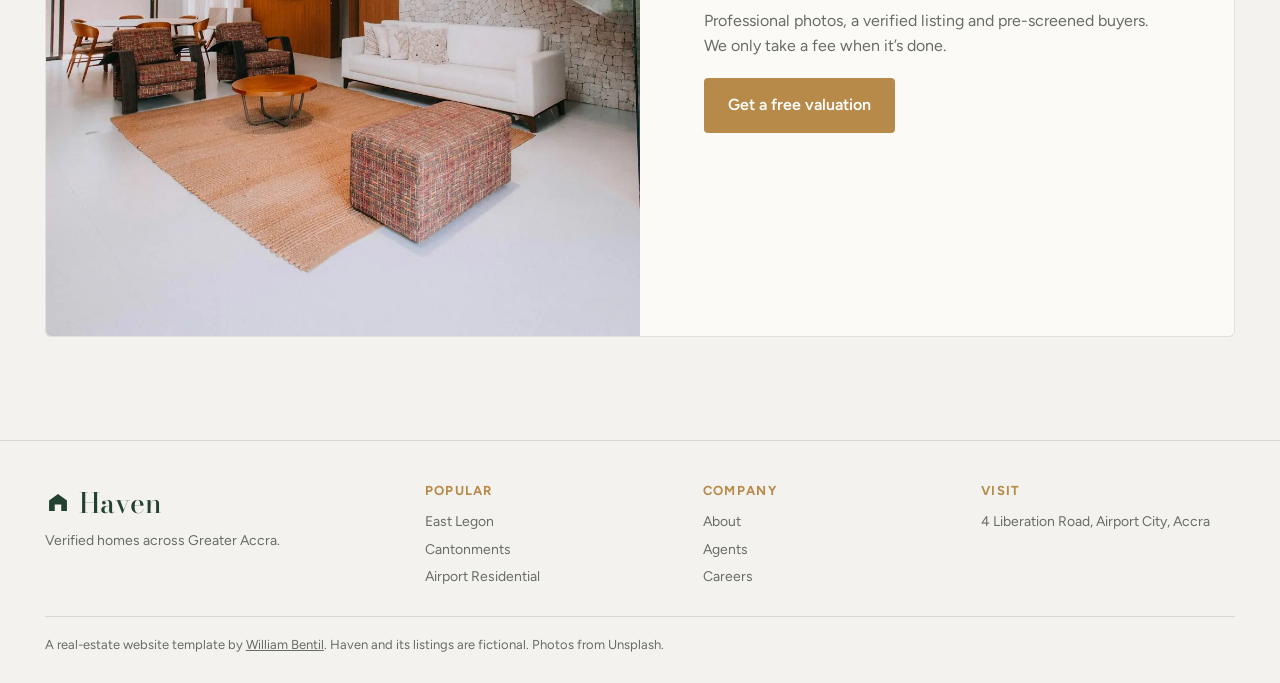
<file: haven/index.html>
<!doctype html>
<html lang="en">
<head>
<meta charset="utf-8">
<meta name="viewport" content="width=device-width, initial-scale=1">
<title>Haven — Homes for sale &amp; rent in Accra</title>
<meta name="description" content="Haven: verified houses and apartments for sale and rent in East Legon, Cantonments, Airport Residential and more. Real-estate website template by William Bentil.">
<meta name="theme-color" content="#f3f2ee">
<link rel="icon" href="data:image/svg+xml,%3Csvg xmlns='http://www.w3.org/2000/svg' viewBox='0 0 64 64'%3E%3Crect width='64' height='64' rx='14' fill='%2323412f'/%3E%3Cpath d='M16 46V28l16-12 16 12v18H38V34H26v12z' fill='%23f3f2ee'/%3E%3C/svg%3E">
<link rel="preconnect" href="https://fonts.googleapis.com">
<link rel="preconnect" href="https://fonts.gstatic.com" crossorigin>
<link href="https://fonts.googleapis.com/css2?family=Bodoni+Moda:ital,opsz,wght@0,6..96,400..700;1,6..96,400..700&family=Figtree:wght@400;500;600;700&display=swap" rel="stylesheet">
<link rel="stylesheet" href="style.css">
</head>
<body>

<header class="head">
  <a href="#" class="logo" aria-label="Haven home"><svg viewBox="0 0 32 32" aria-hidden="true"><path d="M5 27V14l11-8 11 8v13h-7v-8h-8v8z" fill="currentColor"/></svg>Haven</a>
  <nav class="head__nav" aria-label="Primary"><a href="#listings">Buy</a><a href="#listings" data-mode-link="rent">Rent</a><a href="#areas">Neighbourhoods</a><a href="#mortgage">Mortgage</a></nav>
  <div class="head__right"><button class="saved" id="savedBtn">♡ Saved <b id="savedCount">0</b></button><a href="#agent" class="btn btn--dark btn--sm">List a property</a></div>
</header>

<main>
  <section class="hero">
    <img class="hero__img" src="img/hero.webp" alt="Modern white house with a red accent wall and a swimming pool" width="2000" height="1333" fetchpriority="high">
    <div class="hero__veil"></div>
    <div class="hero__content">
      <p class="eyebrow">2,400+ verified homes · Greater Accra</p>
      <h1>Find your place<br>in <em>Accra</em>.</h1>
    </div>
    <form class="finder" id="finder">
      <div class="finder__tabs" role="tablist">
        <button type="button" role="tab" class="is-on" data-mode="buy" aria-selected="true">Buy</button>
        <button type="button" role="tab" data-mode="rent" aria-selected="false">Rent</button>
      </div>
      <div class="finder__fields">
        <label><span>Location</span><select id="fArea"><option value="">All of Accra</option></select></label>
        <label><span>Type</span><select id="fType"><option value="">Any type</option><option>House</option><option>Apartment</option><option>Townhouse</option></select></label>
        <label><span>Bedrooms</span><select id="fBeds"><option value="0">Any</option><option value="2">2+</option><option value="3">3+</option><option value="4">4+</option><option value="5">5+</option></select></label>
        <label><span>Max price</span><select id="fMax"></select></label>
        <button class="btn btn--brass" type="submit">Search homes</button>
      </div>
    </form>
  </section>

  <section class="trust">
    <div><b>100%</b><span>listings visited &amp; verified by our team</span></div>
    <div><b>Title</b><span>Lands Commission search on every sale</span></div>
    <div><b>48 hrs</b><span>average time to book a viewing</span></div>
    <div><b>US$ / GH₵</b><span>prices shown in both currencies</span></div>
  </section>

  <section class="listings" id="listings">
    <div class="listings__head">
      <div><p class="eyebrow" id="modeLabel">For sale</p><h2 class="h2">Homes worth <em>visiting</em></h2></div>
      <div class="listings__tools">
        <div class="chips" id="chips">
          <button class="chip" data-f="pool">Pool</button><button class="chip" data-f="gated">Gated</button><button class="chip" data-f="furnished">Furnished</button><button class="chip" data-f="new">New build</button>
        </div>
        <select id="sort" aria-label="Sort listings"><option value="new">Newest</option><option value="low">Price ↑</option><option value="high">Price ↓</option><option value="size">Largest</option></select>
      </div>
    </div>
    <p class="count" id="count" aria-live="polite"></p>
    <div class="grid" id="grid"></div>
  </section>

  <section class="areas" id="areas">
    <div class="areas__intro">
      <p class="eyebrow">Neighbourhood guides</p>
      <h2 class="h2">Know the area <em>before</em> you move</h2>
      <p>Commute times, schools, water supply and the best places to eat, written by people who live there.</p>
    </div>
    <div class="areas__list" id="areaList"></div>
  </section>

  <section class="mortgage" id="mortgage">
    <div class="mortgage__copy">
      <p class="eyebrow">Mortgage calculator</p>
      <h2 class="h2">What will it <em>cost</em> each month?</h2>
      <p>Estimates are based on typical US$ mortgage terms offered by Ghanaian banks. Your lender’s rate may differ.</p>
    </div>
    <div class="calc">
      <label>Home price <output id="oPrice"></output><input type="range" id="mPrice" min="80000" max="1500000" step="5000" value="450000"></label>
      <label>Deposit <output id="oDep"></output><input type="range" id="mDep" min="10" max="60" step="5" value="30"></label>
      <label>Interest rate <output id="oRate"></output><input type="range" id="mRate" min="6" max="20" step="0.5" value="11"></label>
      <label>Term <output id="oYears"></output><input type="range" id="mYears" min="5" max="25" step="1" value="15"></label>
      <div class="calc__out">
        <p>Estimated monthly payment</p>
        <b id="monthly">$0</b>
        <div class="calc__bar"><i id="barP"></i><i id="barI"></i></div>
        <div class="calc__legend"><span><i class="p"></i>Principal <b id="lp"></b></span><span><i class="i"></i>Interest <b id="li"></b></span></div>
      </div>
    </div>
  </section>

  <section class="agent" id="agent">
    <img src="img/i5.webp" alt="Bright living room with a floating staircase" loading="lazy" width="1100" height="733">
    <div>
      <h2 class="h2">Selling or letting? <em>We’ll handle it.</em></h2>
      <p>Professional photos, a verified listing and pre-screened buyers. We only take a fee when it’s done.</p>
      <a class="btn btn--brass" href="#">Get a free valuation</a>
    </div>
  </section>
</main>

<footer class="foot">
  <div class="foot__cols">
    <div><a class="logo" href="#"><svg viewBox="0 0 32 32" aria-hidden="true"><path d="M5 27V14l11-8 11 8v13h-7v-8h-8v8z" fill="currentColor"/></svg>Haven</a><p>Verified homes across Greater Accra.</p></div>
    <div><h3>Popular</h3><a href="#">East Legon</a><a href="#">Cantonments</a><a href="#">Airport Residential</a></div>
    <div><h3>Company</h3><a href="#">About</a><a href="#">Agents</a><a href="#">Careers</a></div>
    <div><h3>Visit</h3><p>4 Liberation Road, Airport City, Accra</p></div>
  </div>
  <p class="foot__note">A real-estate website template by <a href="https://github.com/Creation20">William Bentil</a>. Haven and its listings are fictional. Photos from Unsplash.</p>
</footer>

<dialog class="home" id="home" aria-labelledby="hTitle">
  <button class="home__close" data-close aria-label="Close">✕</button>
  <div class="home__gallery"><img id="hMain" alt=""><div class="home__thumbs" id="hThumbs"></div></div>
  <div class="home__body">
    <div>
      <p class="eyebrow" id="hArea"></p>
      <h2 id="hTitle"></h2>
      <p class="home__price" id="hPrice"></p>
      <ul class="specs" id="hSpecs"></ul>
      <p id="hDesc"></p>
      <ul class="feat" id="hFeat"></ul>
    </div>
    <aside class="viewing">
      <div class="agent-card"><i id="hAgentI"></i><div><b id="hAgent"></b><small>Haven agent · replies in 1 hr</small></div></div>
      <div id="viewForm">
        <p class="viewing__t">Schedule a viewing</p>
        <div class="vdays" id="vDays"></div>
        <div class="vtimes" id="vTimes"></div>
        <input id="vName" placeholder="Your name" autocomplete="name">
        <input id="vPhone" placeholder="Phone number" type="tel" autocomplete="tel">
        <p class="err" id="vErr" role="alert"></p>
        <button class="btn btn--dark btn--block" id="vBook">Request viewing</button>
      </div>
      <div class="vdone" id="vDone" hidden><b>✓ Viewing requested</b><p id="vDoneTxt"></p></div>
    </aside>
  </div>
</dialog>

<div class="toast" id="toast" role="status"></div>
<script src="main.js"></script>
</body>
</html>
</file>
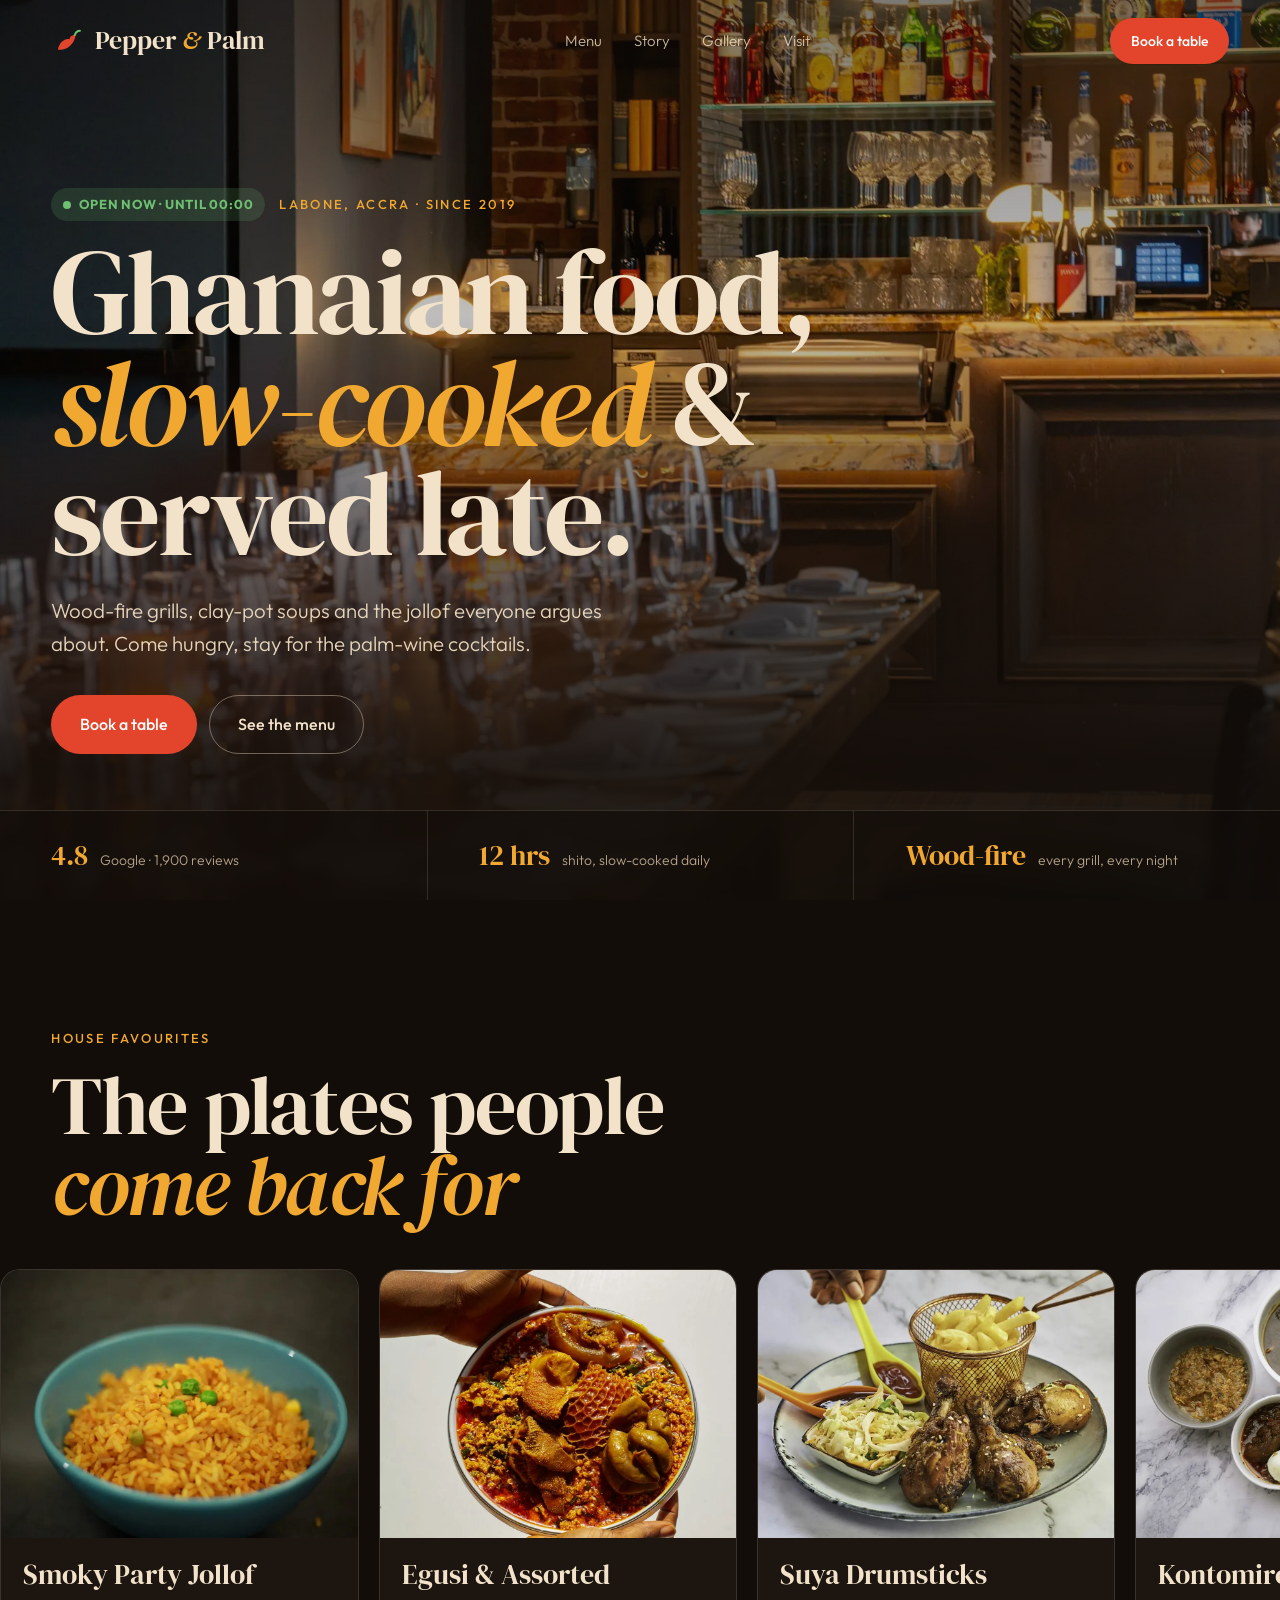
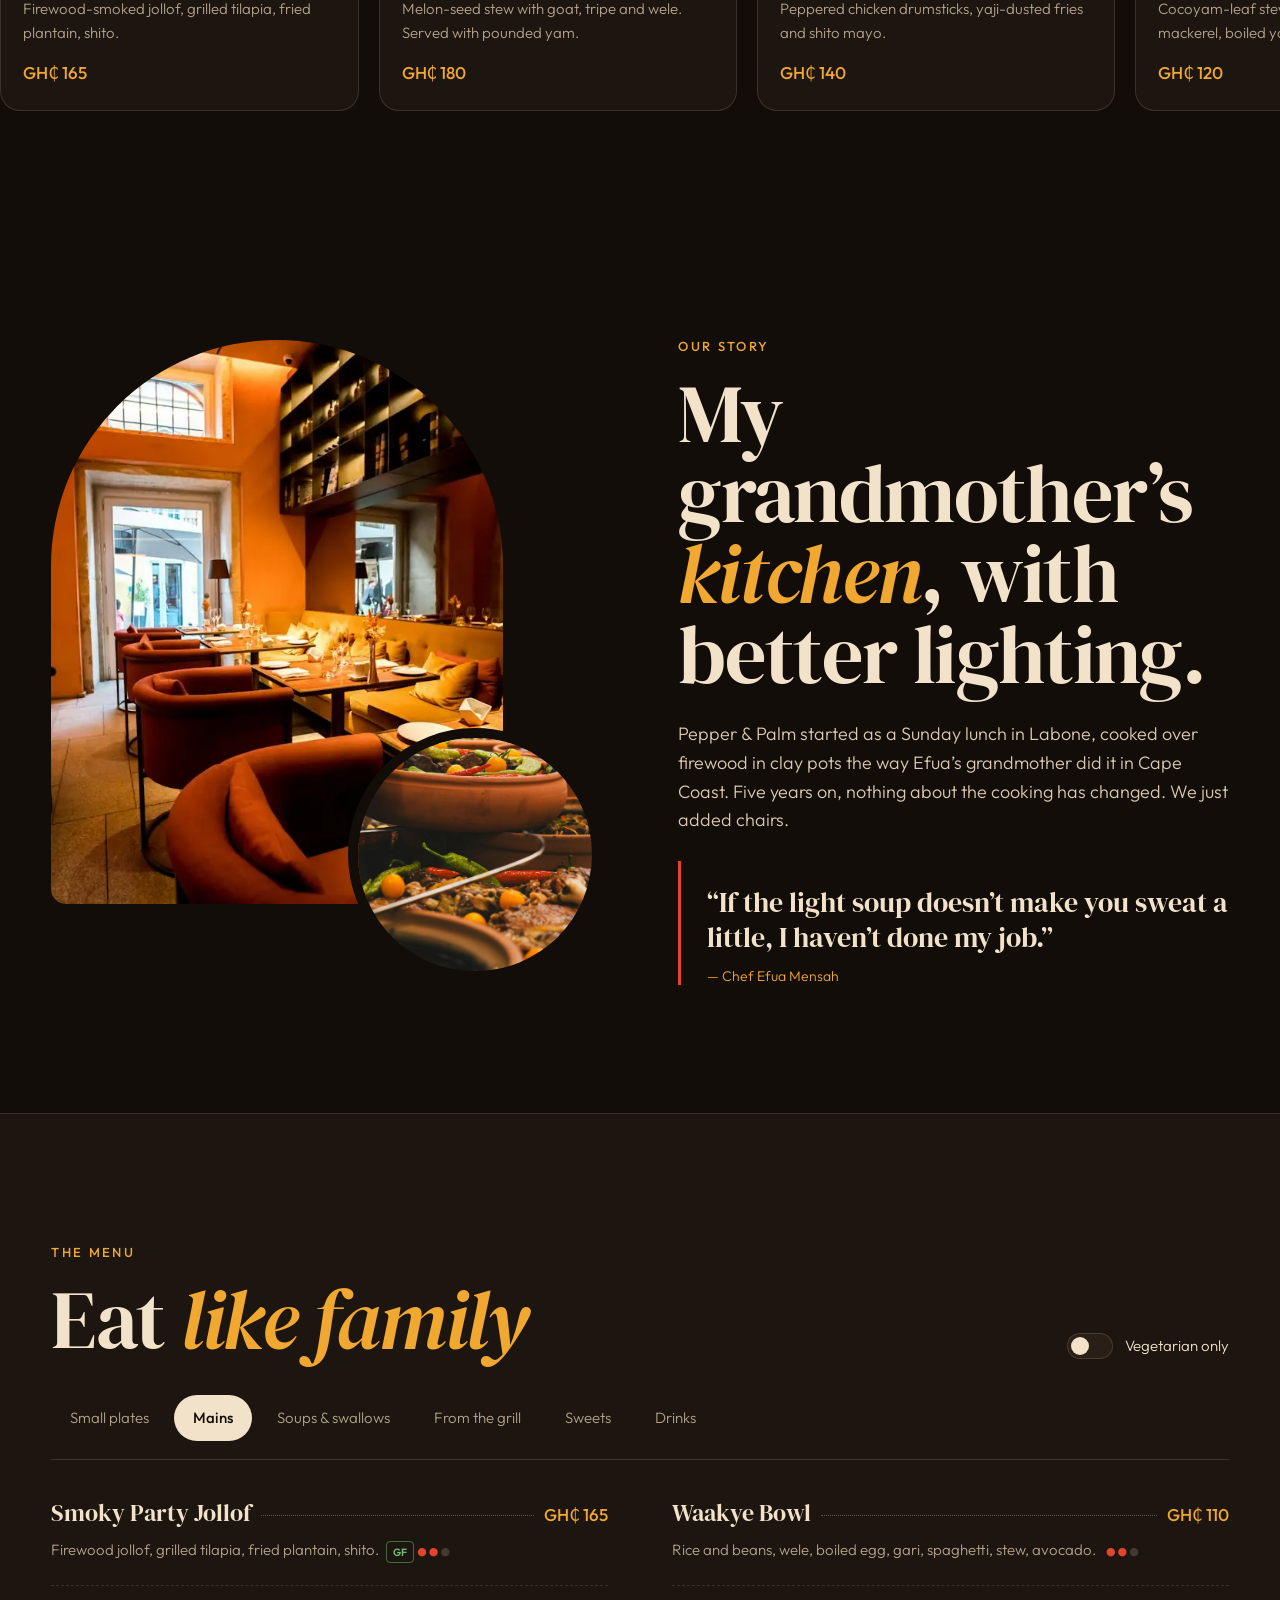
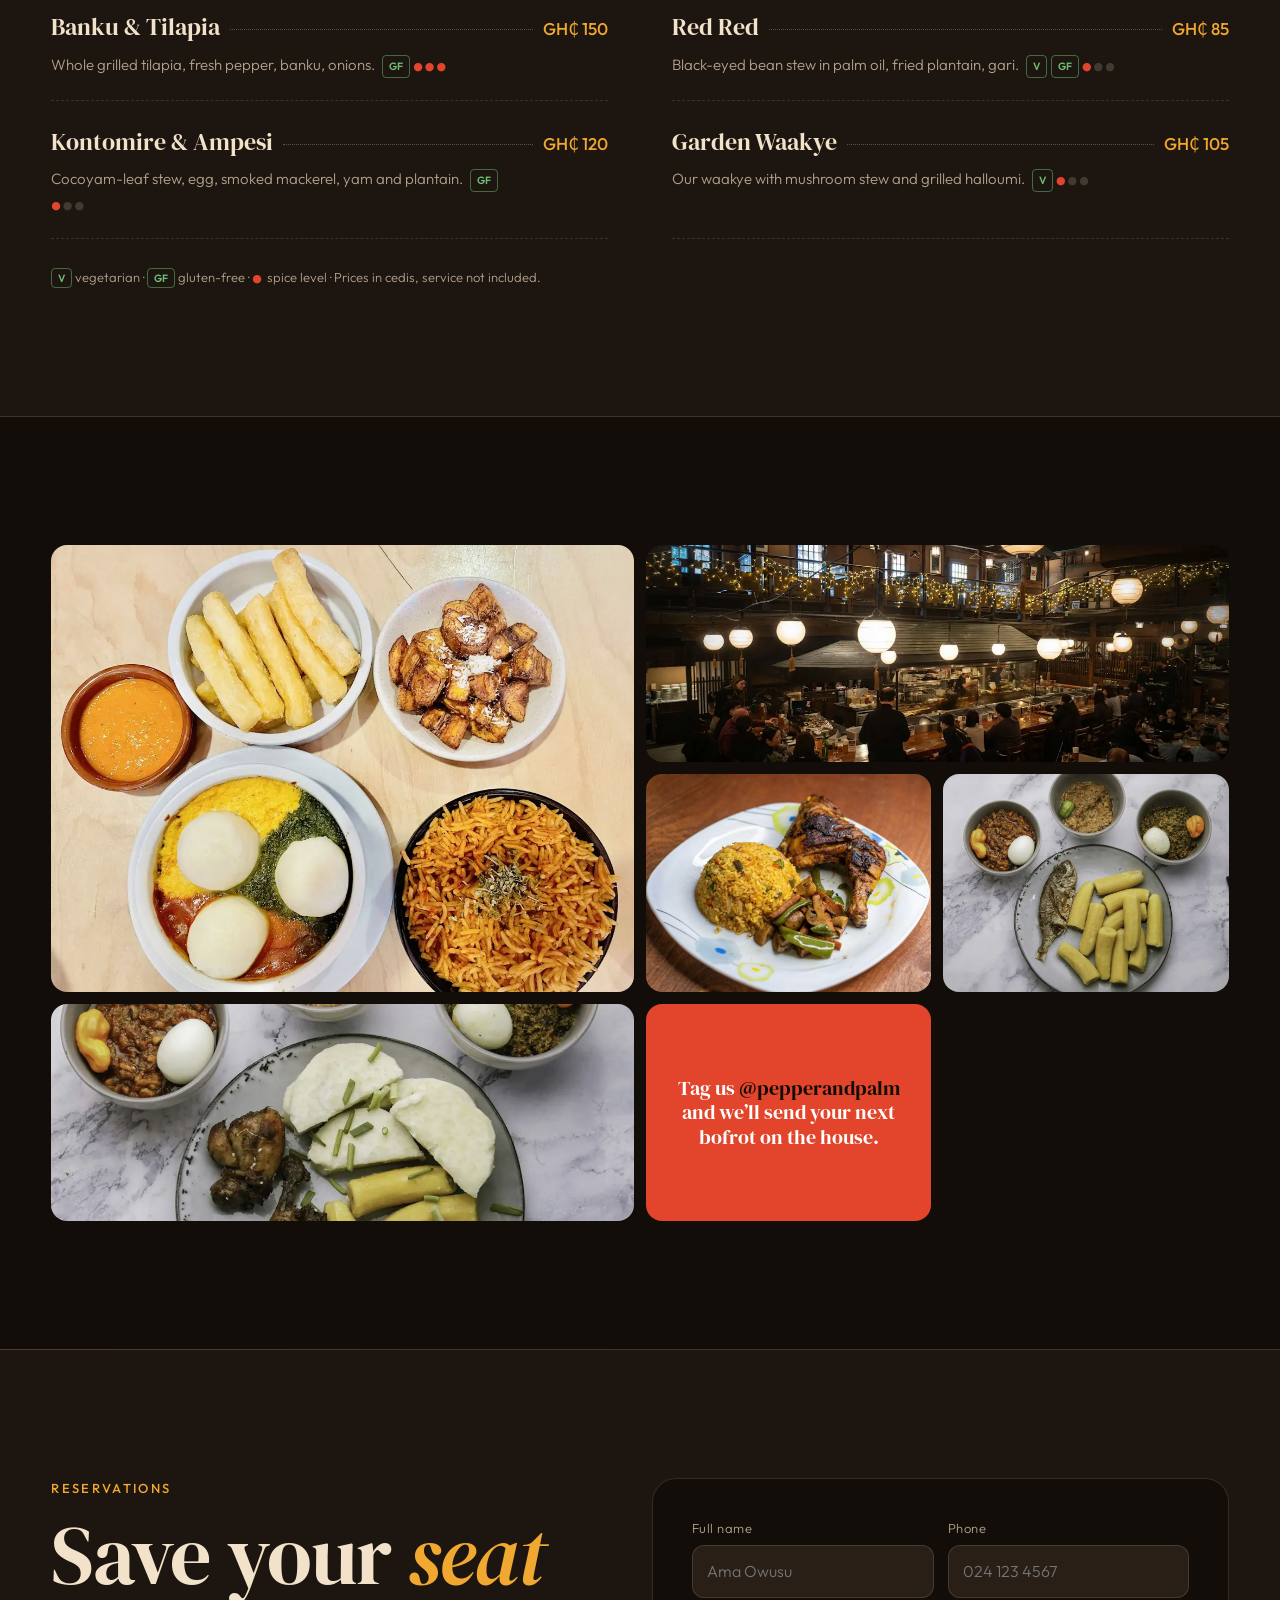
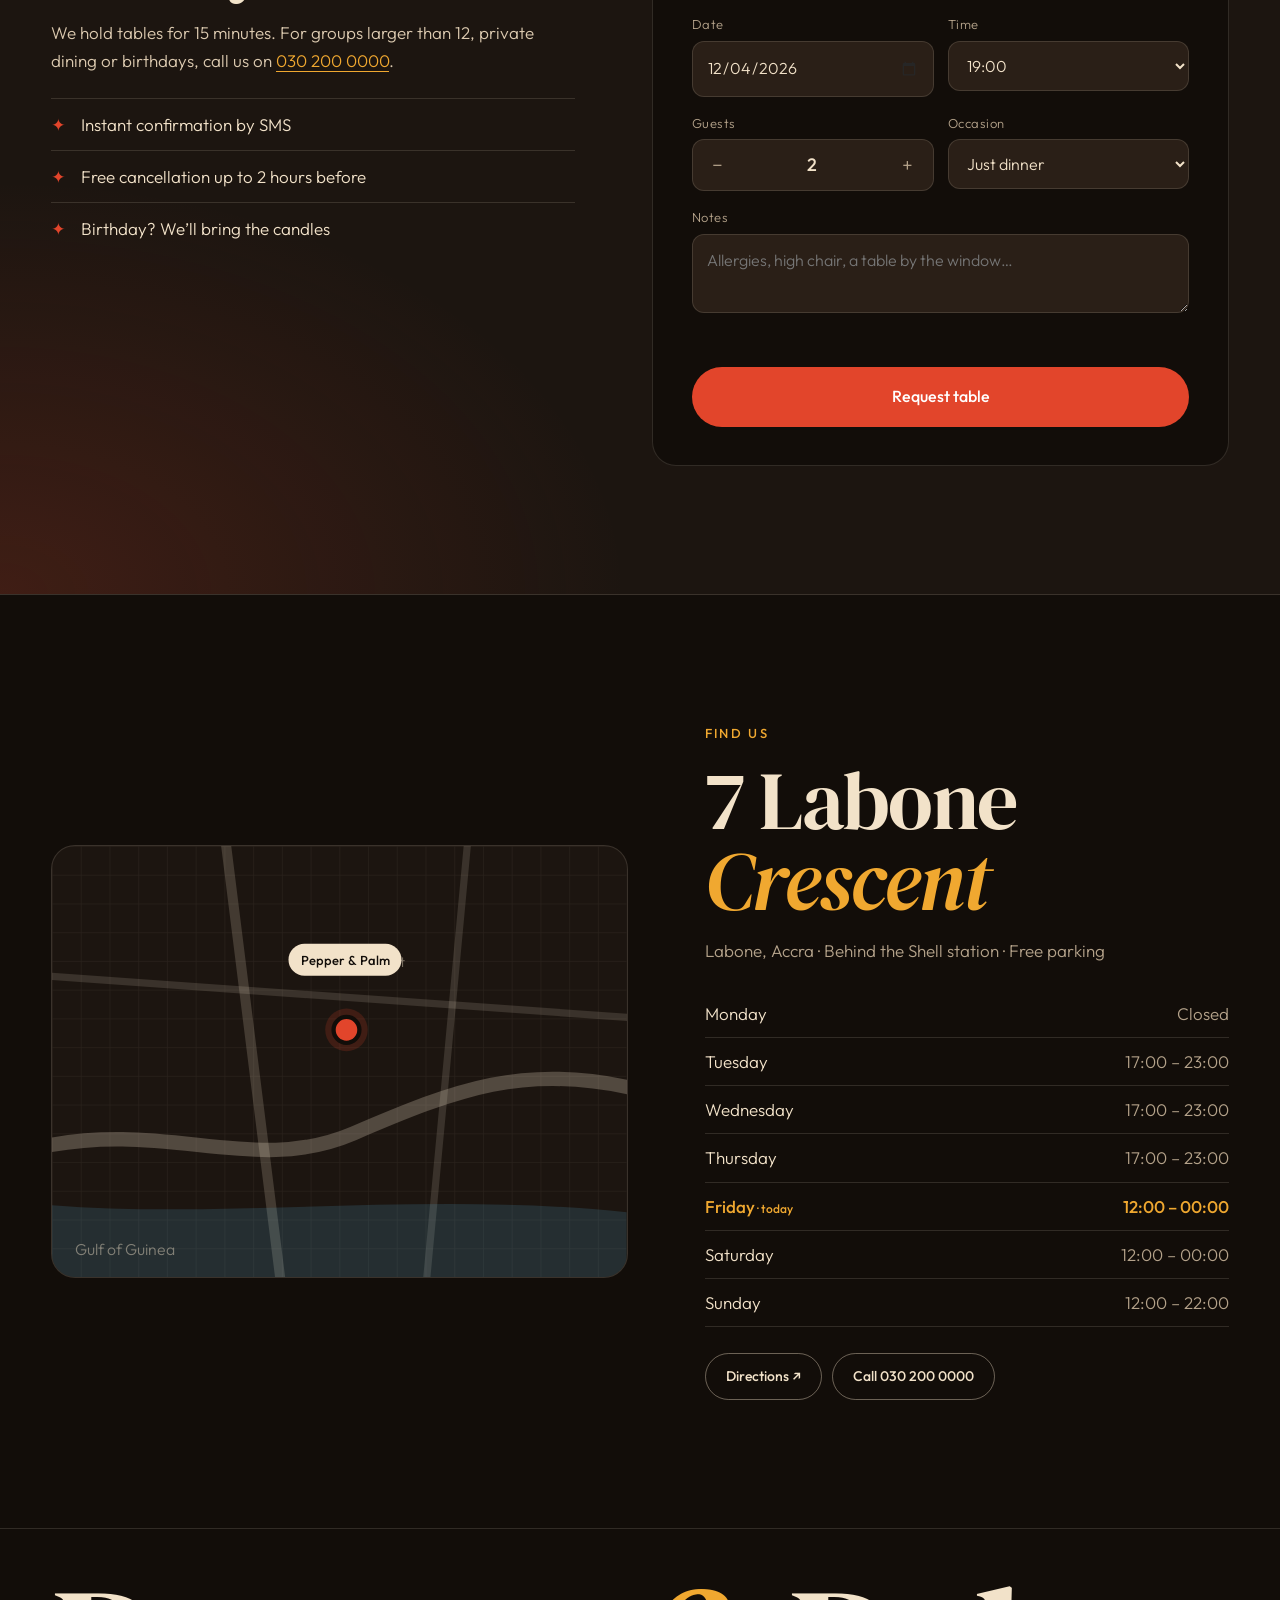
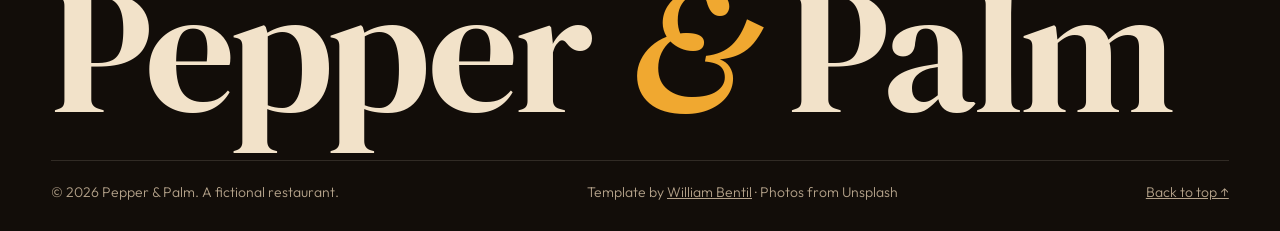
<file: pepper-and-palm/index.html>
<!doctype html>
<html lang="en">
<head>
<meta charset="utf-8">
<meta name="viewport" content="width=device-width, initial-scale=1">
<title>Pepper &amp; Palm — Modern Ghanaian Kitchen, Labone</title>
<meta name="description" content="Pepper & Palm: wood-fire grills, clay-pot soups and smoky jollof in Labone, Accra. Restaurant website template by William Bentil.">
<meta name="theme-color" content="#120d09">
<link rel="icon" href="data:image/svg+xml,%3Csvg xmlns='http://www.w3.org/2000/svg' viewBox='0 0 64 64'%3E%3Crect width='64' height='64' rx='14' fill='%23120d09'/%3E%3Cpath d='M20 44c10 2 24-6 26-22-6 0-8 3-9 6-6-2-15 4-17 16z' fill='%23e2452b'/%3E%3Cpath d='M44 22c1-4 4-6 7-6' stroke='%2350a05a' stroke-width='3' fill='none' stroke-linecap='round'/%3E%3C/svg%3E">
<link rel="preconnect" href="https://fonts.googleapis.com">
<link rel="preconnect" href="https://fonts.gstatic.com" crossorigin>
<link href="https://fonts.googleapis.com/css2?family=DM+Serif+Display:ital@0;1&family=Outfit:wght@300;400;500;600&display=swap" rel="stylesheet">
<link rel="stylesheet" href="style.css">
</head>
<body>

<header class="nav" id="nav">
  <a href="#top" class="brand" aria-label="Pepper and Palm home">
    <svg viewBox="0 0 40 40" aria-hidden="true"><path d="M8 30c8 2 19-4 21-17-5 0-7 2-7 5-5-2-12 3-14 12z" fill="currentColor"/><path d="M28 13c1-3 3-5 6-5" stroke="#6fbf73" stroke-width="2.4" fill="none" stroke-linecap="round"/></svg>
    <span>Pepper <em>&amp;</em> Palm</span>
  </a>
  <nav class="nav__links" aria-label="Primary">
    <a href="#menu">Menu</a><a href="#story">Story</a><a href="#gallery">Gallery</a><a href="#visit">Visit</a>
  </nav>
  <a href="#book" class="btn btn--pepper btn--sm">Book a table</a>
</header>

<main id="top">
  <!-- Hero -->
  <section class="hero">
    <img class="hero__bg" src="img/hero.webp" alt="Long candlelit dining table set with glasses" width="2000" height="1333" fetchpriority="high">
    <div class="hero__shade"></div>
    <div class="hero__inner">
      <p class="kicker"><span class="status" id="status"><i></i><b>Open now</b></span> Labone, Accra · Since 2019</p>
      <h1 class="hero__title">Ghanaian food,<br><em>slow-cooked</em> &amp;<br>served late.</h1>
      <p class="hero__lead">Wood-fire grills, clay-pot soups and the jollof everyone argues about. Come hungry, stay for the palm-wine cocktails.</p>
      <div class="hero__ctas">
        <a href="#book" class="btn btn--pepper">Book a table</a>
        <a href="#menu" class="btn btn--ghost">See the menu</a>
      </div>
    </div>
    <div class="hero__strip">
      <div><b>4.8</b><span>Google · 1,900 reviews</span></div>
      <div><b>12 hrs</b><span>shito, slow-cooked daily</span></div>
      <div><b>Wood-fire</b><span>every grill, every night</span></div>
    </div>
  </section>

  <!-- Signatures -->
  <section class="sig">
    <div class="sig__head">
      <p class="kicker">House favourites</p>
      <h2 class="h2">The plates people <em>come back for</em></h2>
    </div>
    <div class="sig__rail">
      <article class="dish"><img src="img/jollof.webp" alt="A bowl of smoky jollof rice" loading="lazy" width="1100" height="733"><div><h3>Smoky Party Jollof</h3><p>Firewood-smoked jollof, grilled tilapia, fried plantain, shito.</p><span>GH₵ 165</span></div></article>
      <article class="dish"><img src="img/egusi.webp" alt="Bowl of egusi soup with assorted meats" loading="lazy" width="1100" height="733"><div><h3>Egusi &amp; Assorted</h3><p>Melon-seed stew with goat, tripe and wele. Served with pounded yam.</p><span>GH₵ 180</span></div></article>
      <article class="dish"><img src="img/grill.webp" alt="Peppered chicken drumsticks with fries" loading="lazy" width="1100" height="733"><div><h3>Suya Drumsticks</h3><p>Peppered chicken drumsticks, yaji-dusted fries and shito mayo.</p><span>GH₵ 140</span></div></article>
      <article class="dish"><img src="img/kontomire.webp" alt="Bowls of kontomire and garden-egg stews with boiled eggs" loading="lazy" width="1100" height="733"><div><h3>Kontomire &amp; Ampesi</h3><p>Cocoyam-leaf stew with egg and smoked mackerel, boiled yam and plantain.</p><span>GH₵ 120</span></div></article>
      <article class="dish"><img src="img/bofrot.webp" alt="Platter of boiled yam, plantain and fried fish" loading="lazy" width="1100" height="733"><div><h3>Ampesi Board</h3><p>Boiled yam and plantain, fried tilapia, kontomire and garden-egg stews.</p><span>GH₵ 150</span></div></article>
    </div>
  </section>

  <!-- Story -->
  <section class="story" id="story">
    <div class="story__media">
      <img src="img/interior.webp" alt="Warm orange restaurant interior with velvet chairs" loading="lazy" width="1100" height="1375">
      <img src="img/pots.webp" alt="Clay pots filled with stews and vegetables" loading="lazy" width="1100" height="1375" class="story__small">
    </div>
    <div class="story__copy">
      <p class="kicker">Our story</p>
      <h2 class="h2">My grandmother’s <em>kitchen</em>, with better lighting.</h2>
      <p>Pepper &amp; Palm started as a Sunday lunch in Labone, cooked over firewood in clay pots the way Efua’s grandmother did it in Cape Coast. Five years on, nothing about the cooking has changed. We just added chairs.</p>
      <blockquote>“If the light soup doesn’t make you sweat a little, I haven’t done my job.”<cite>— Chef Efua Mensah</cite></blockquote>
    </div>
  </section>

  <!-- Menu -->
  <section class="menu" id="menu">
    <div class="menu__head">
      <div>
        <p class="kicker">The menu</p>
        <h2 class="h2">Eat <em>like family</em></h2>
      </div>
      <label class="toggle"><input type="checkbox" id="vegOnly"><span></span>Vegetarian only</label>
    </div>
    <div class="tabs" role="tablist" aria-label="Menu sections" id="tabs"></div>
    <div class="menu__list" id="menuList" role="tabpanel"></div>
    <p class="menu__legend"><span class="tagv">V</span> vegetarian · <span class="tagv">GF</span> gluten-free · <span class="chili">●</span> spice level · Prices in cedis, service not included.</p>
  </section>

  <!-- Gallery -->
  <section class="gallery" id="gallery">
    <img src="img/spread.webp" alt="A spread of fufu, yam chips, plantain and rice dishes" loading="lazy" width="1100" height="733" class="g1">
    <img src="img/bar.webp" alt="Busy restaurant bar with warm lighting" loading="lazy" width="1100" height="733" class="g2">
    <img src="img/chicken.webp" alt="Grilled chicken with jollof and vegetables" loading="lazy" width="1100" height="733" class="g3">
    <img src="img/light.webp" alt="Three bowls of soup with a plate of yam" loading="lazy" width="1100" height="733" class="g4">
    <img src="img/stew.webp" alt="Plate of plantain and fish with side stews" loading="lazy" width="1100" height="733" class="g5">
    <div class="g6"><p>Tag us <b>@pepperandpalm</b> and we’ll send your next bofrot on the house.</p></div>
  </section>

  <!-- Booking -->
  <section class="book" id="book">
    <div class="book__copy">
      <p class="kicker">Reservations</p>
      <h2 class="h2">Save your <em>seat</em></h2>
      <p>We hold tables for 15 minutes. For groups larger than 12, private dining or birthdays, call us on <a href="tel:+233302000000">030 200 0000</a>.</p>
      <ul class="book__perks">
        <li>Instant confirmation by SMS</li>
        <li>Free cancellation up to 2 hours before</li>
        <li>Birthday? We’ll bring the candles</li>
      </ul>
    </div>
    <form class="form" id="bookForm" novalidate>
      <div class="form__row">
        <label>Full name<input name="name" autocomplete="name" placeholder="Ama Owusu" required></label>
        <label>Phone<input name="phone" type="tel" autocomplete="tel" placeholder="024 123 4567" required></label>
      </div>
      <div class="form__row">
        <label>Date<input name="date" type="date" id="date" required></label>
        <label>Time<select name="time" id="time" required></select></label>
      </div>
      <div class="form__row">
        <div class="field">
          <span class="field__label">Guests</span>
          <div class="stepper"><button type="button" data-step="-1" aria-label="Fewer guests">−</button><output id="guests">2</output><button type="button" data-step="1" aria-label="More guests">+</button></div>
        </div>
        <label>Occasion<select name="occasion"><option>Just dinner</option><option>Birthday</option><option>Date night</option><option>Business</option><option>Celebration</option></select></label>
      </div>
      <label>Notes<textarea name="notes" rows="2" placeholder="Allergies, high chair, a table by the window…"></textarea></label>
      <p class="form__err" id="formErr" role="alert"></p>
      <button class="btn btn--pepper btn--block" type="submit">Request table</button>
    </form>
    <div class="ticket" id="ticket" hidden>
      <p class="kicker">You’re booked</p>
      <h3 id="tName"></h3>
      <dl>
        <div><dt>Date</dt><dd id="tDate"></dd></div>
        <div><dt>Time</dt><dd id="tTime"></dd></div>
        <div><dt>Guests</dt><dd id="tGuests"></dd></div>
        <div><dt>Ref</dt><dd id="tRef"></dd></div>
      </dl>
      <p class="ticket__note">A confirmation SMS is on its way. See you soon. Akwaaba!</p>
      <button class="btn btn--ghost btn--sm" id="again">Make another booking</button>
    </div>
  </section>

  <!-- Visit -->
  <section class="visit" id="visit">
    <div class="visit__map" aria-hidden="true">
      <svg viewBox="0 0 400 300">
        <defs><pattern id="grid" width="20" height="20" patternUnits="userSpaceOnUse"><path d="M20 0H0V20" fill="none" stroke="rgba(242,226,201,.06)"/></pattern></defs>
        <rect width="400" height="300" fill="url(#grid)"/>
        <path d="M-10 210 C 80 190, 140 230, 210 200 S 330 150, 410 170" stroke="rgba(242,226,201,.25)" stroke-width="10" fill="none"/>
        <path d="M120 -10 L 160 310" stroke="rgba(242,226,201,.18)" stroke-width="7"/>
        <path d="M-10 90 L 410 120" stroke="rgba(242,226,201,.14)" stroke-width="5"/>
        <path d="M290 -10 L 260 310" stroke="rgba(242,226,201,.14)" stroke-width="5"/>
        <path d="M0 300 L 0 250 C 120 260, 260 240, 400 255 L 400 300 Z" fill="rgba(80,160,200,.18)"/>
        <text x="16" y="285" fill="rgba(242,226,201,.45)" font-size="11" font-family="Outfit">Gulf of Guinea</text>
        <text x="170" y="84" fill="rgba(242,226,201,.45)" font-size="10" font-family="Outfit">Labone Crescent</text>
        <g transform="translate(205 128)"><circle r="26" fill="rgba(226,69,43,.18)"><animate attributeName="r" values="14;30;14" dur="2.6s" repeatCount="indefinite"/></circle><circle r="9" fill="#e2452b" stroke="#120d09" stroke-width="3"/></g>
      </svg>
      <span class="visit__pin">Pepper &amp; Palm</span>
    </div>
    <div class="visit__info">
      <p class="kicker">Find us</p>
      <h2 class="h2">7 Labone <em>Crescent</em></h2>
      <p class="visit__addr">Labone, Accra · Behind the Shell station · Free parking</p>
      <table class="hours" id="hours"></table>
      <div class="visit__ctas">
        <a class="btn btn--ghost btn--sm" href="https://maps.google.com/?q=Labone+Accra" target="_blank" rel="noopener">Directions ↗</a>
        <a class="btn btn--ghost btn--sm" href="tel:+233302000000">Call 030 200 0000</a>
      </div>
    </div>
  </section>
</main>

<footer class="foot">
  <p class="foot__big">Pepper <em>&amp;</em> Palm</p>
  <div class="foot__row">
    <span>© 2026 Pepper &amp; Palm. A fictional restaurant.</span>
    <span>Template by <a href="https://github.com/Creation20">William Bentil</a> · Photos from Unsplash</span>
    <a href="#top">Back to top ↑</a>
  </div>
</footer>

<script src="main.js"></script>
</body>
</html>
</file>
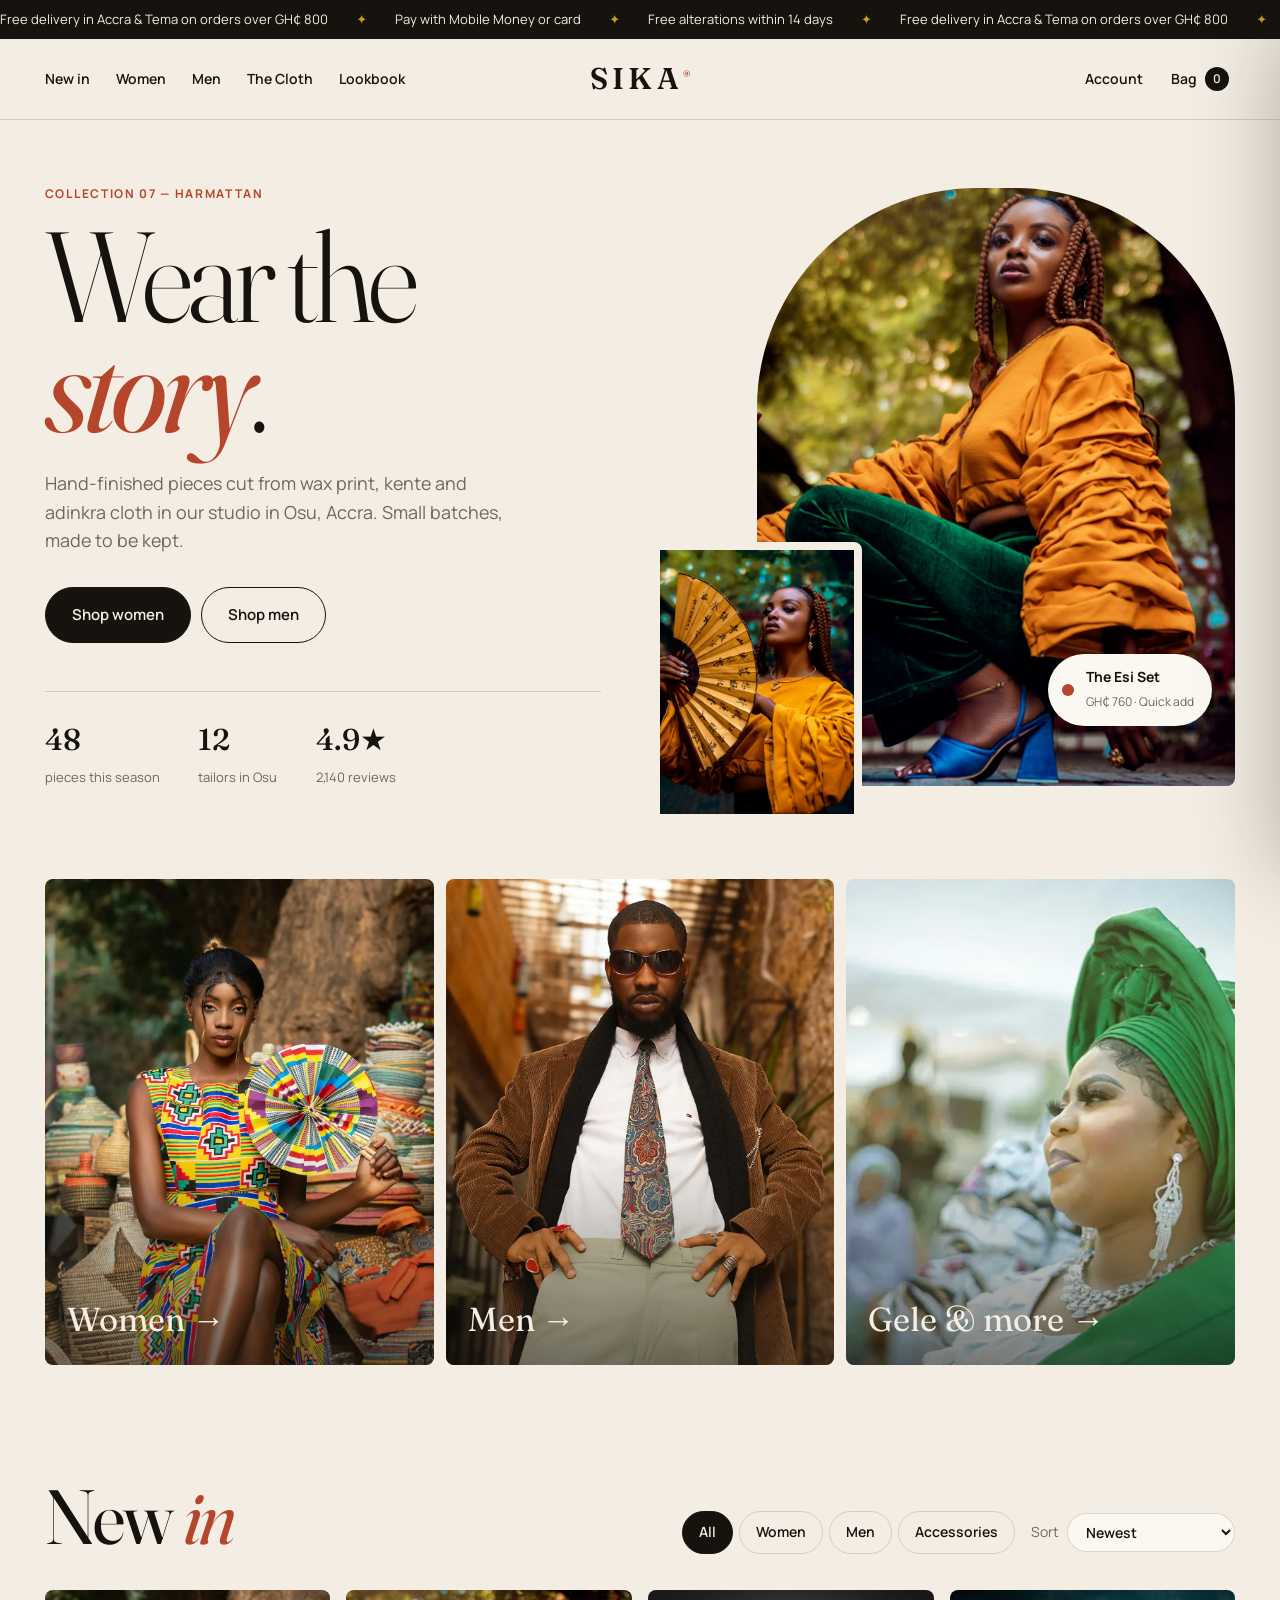
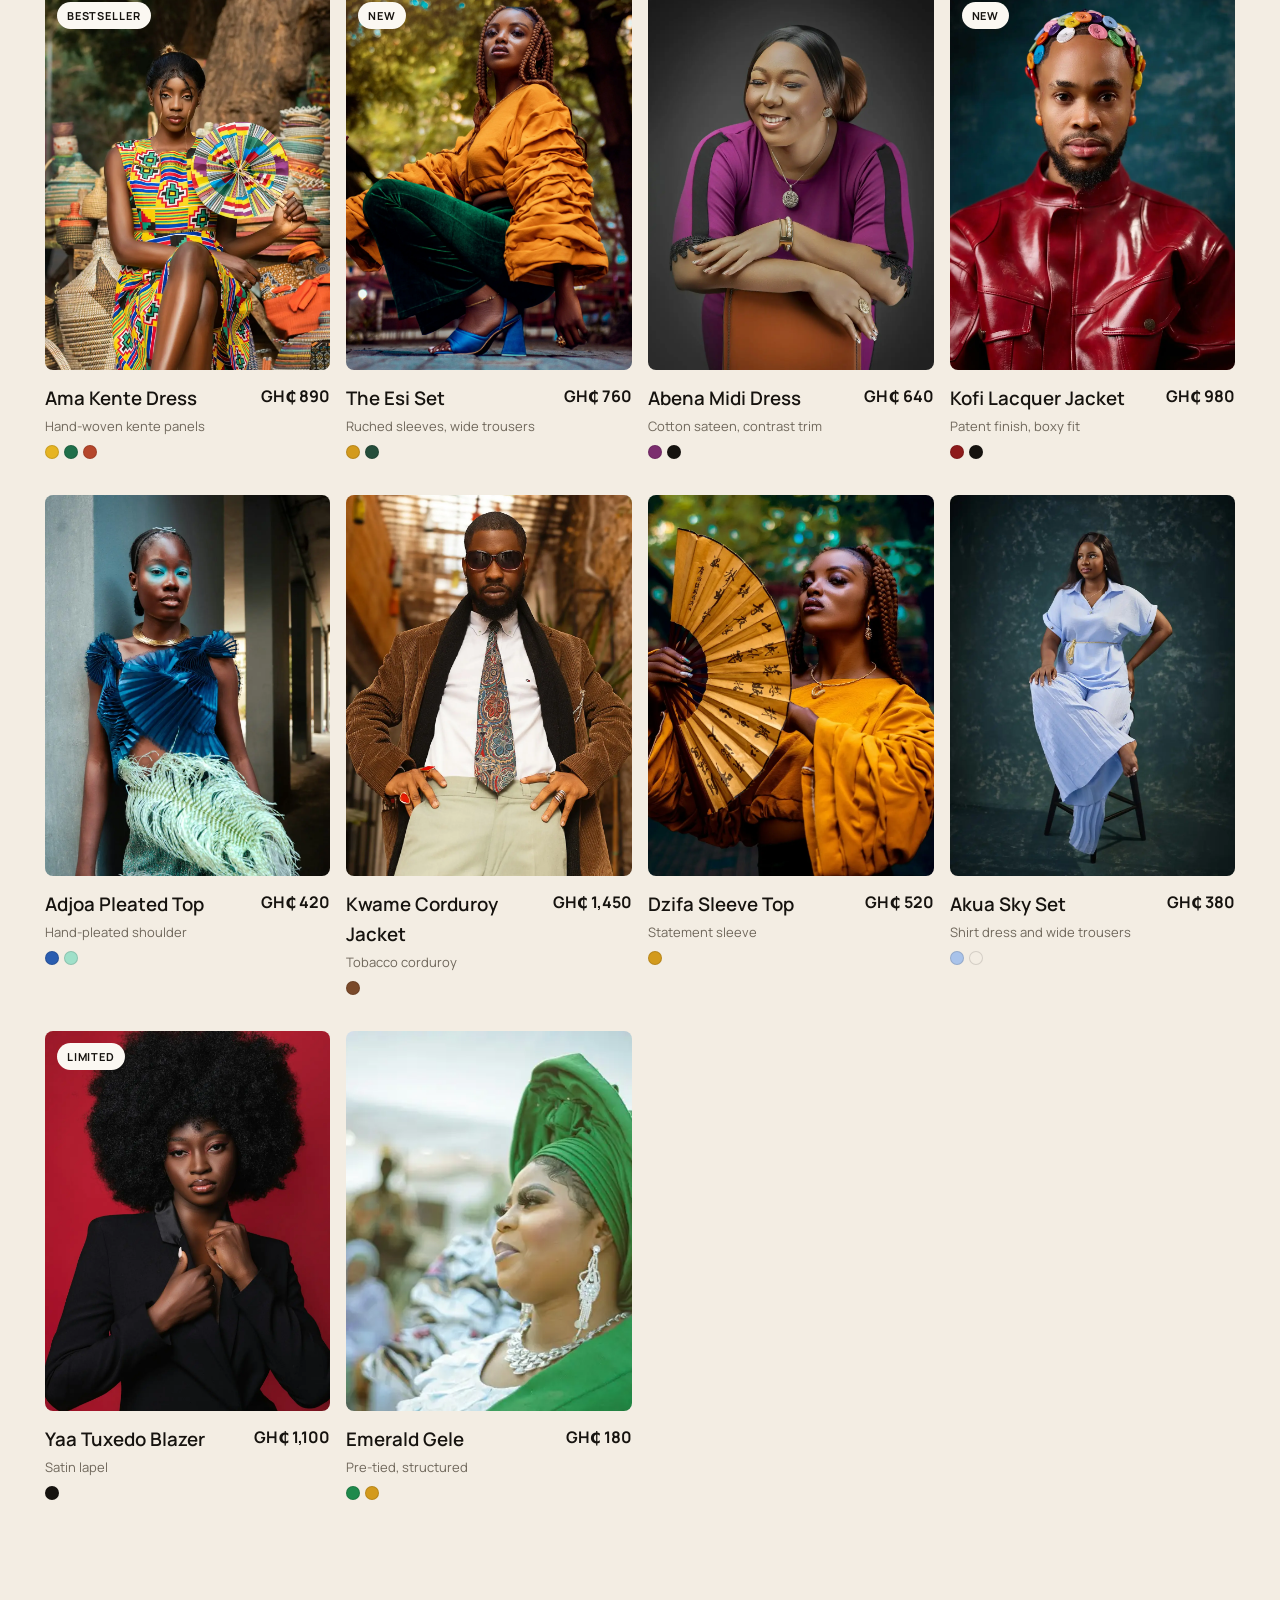
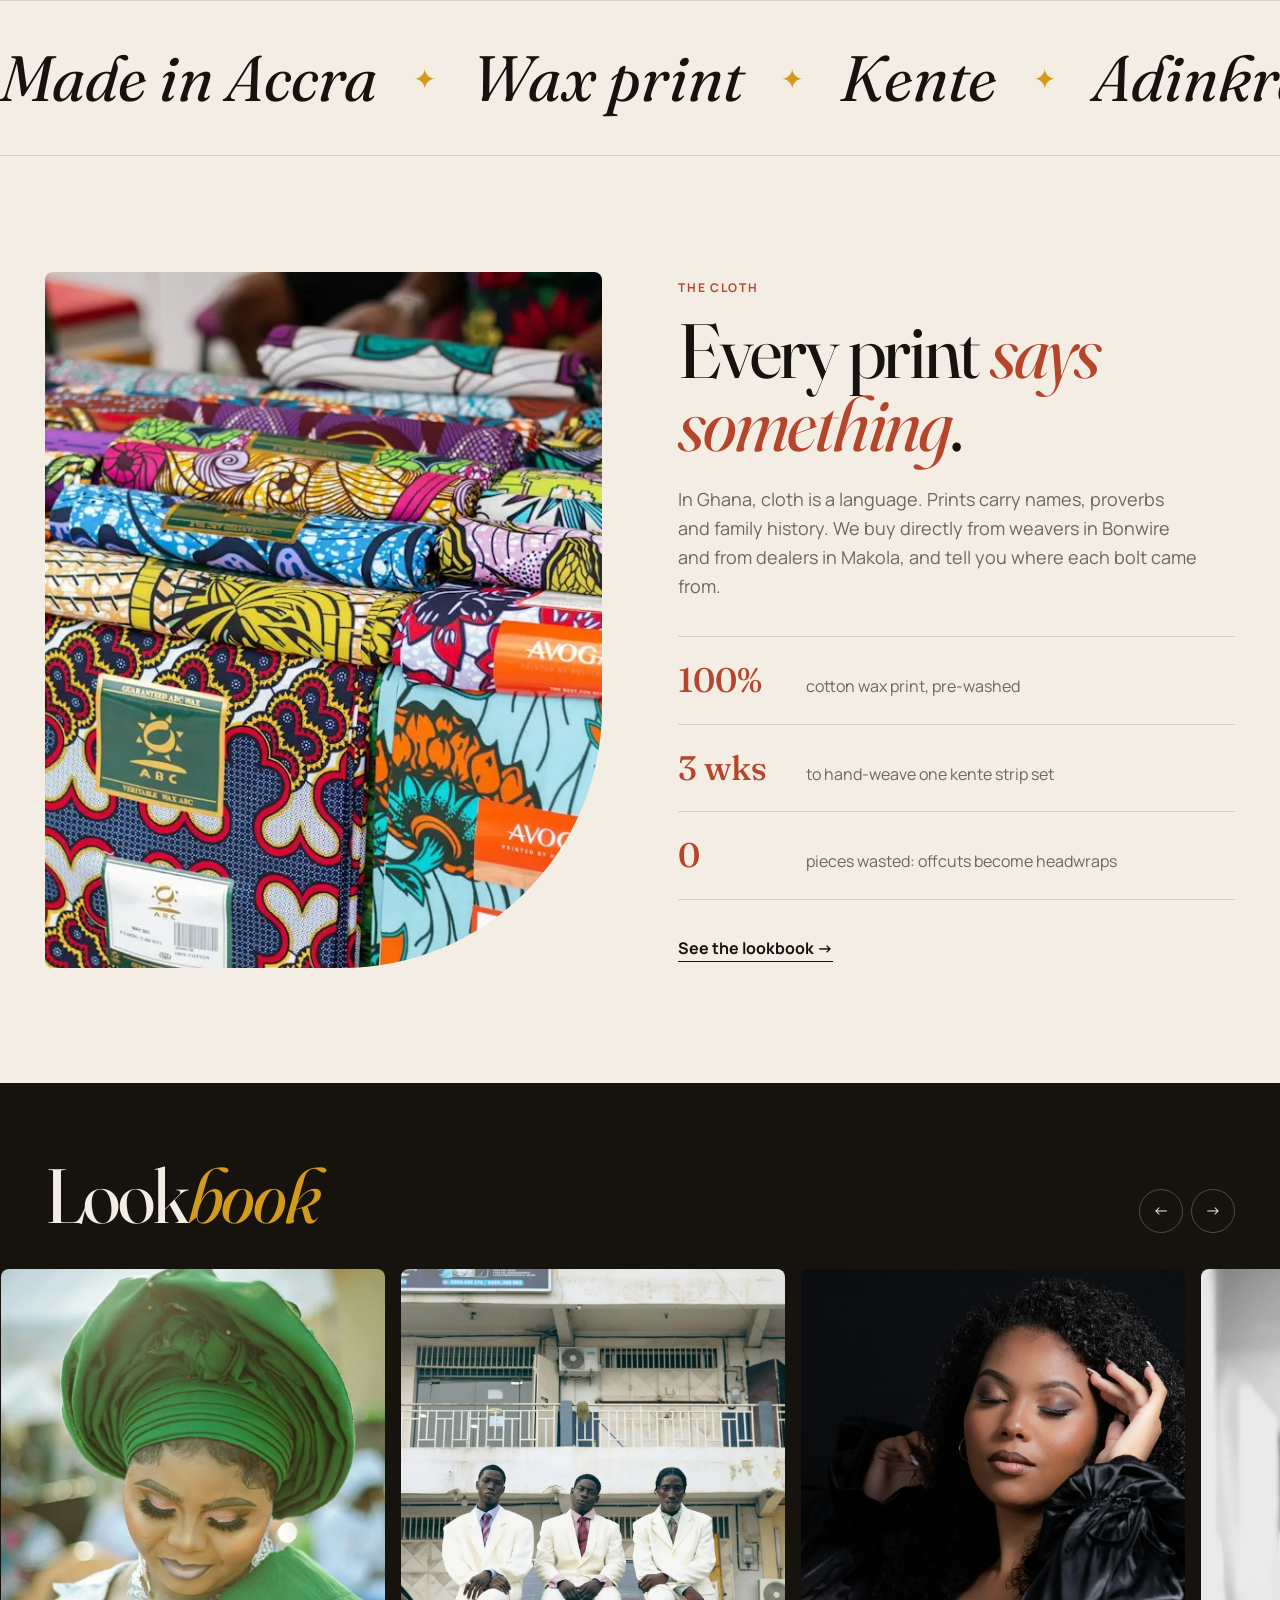
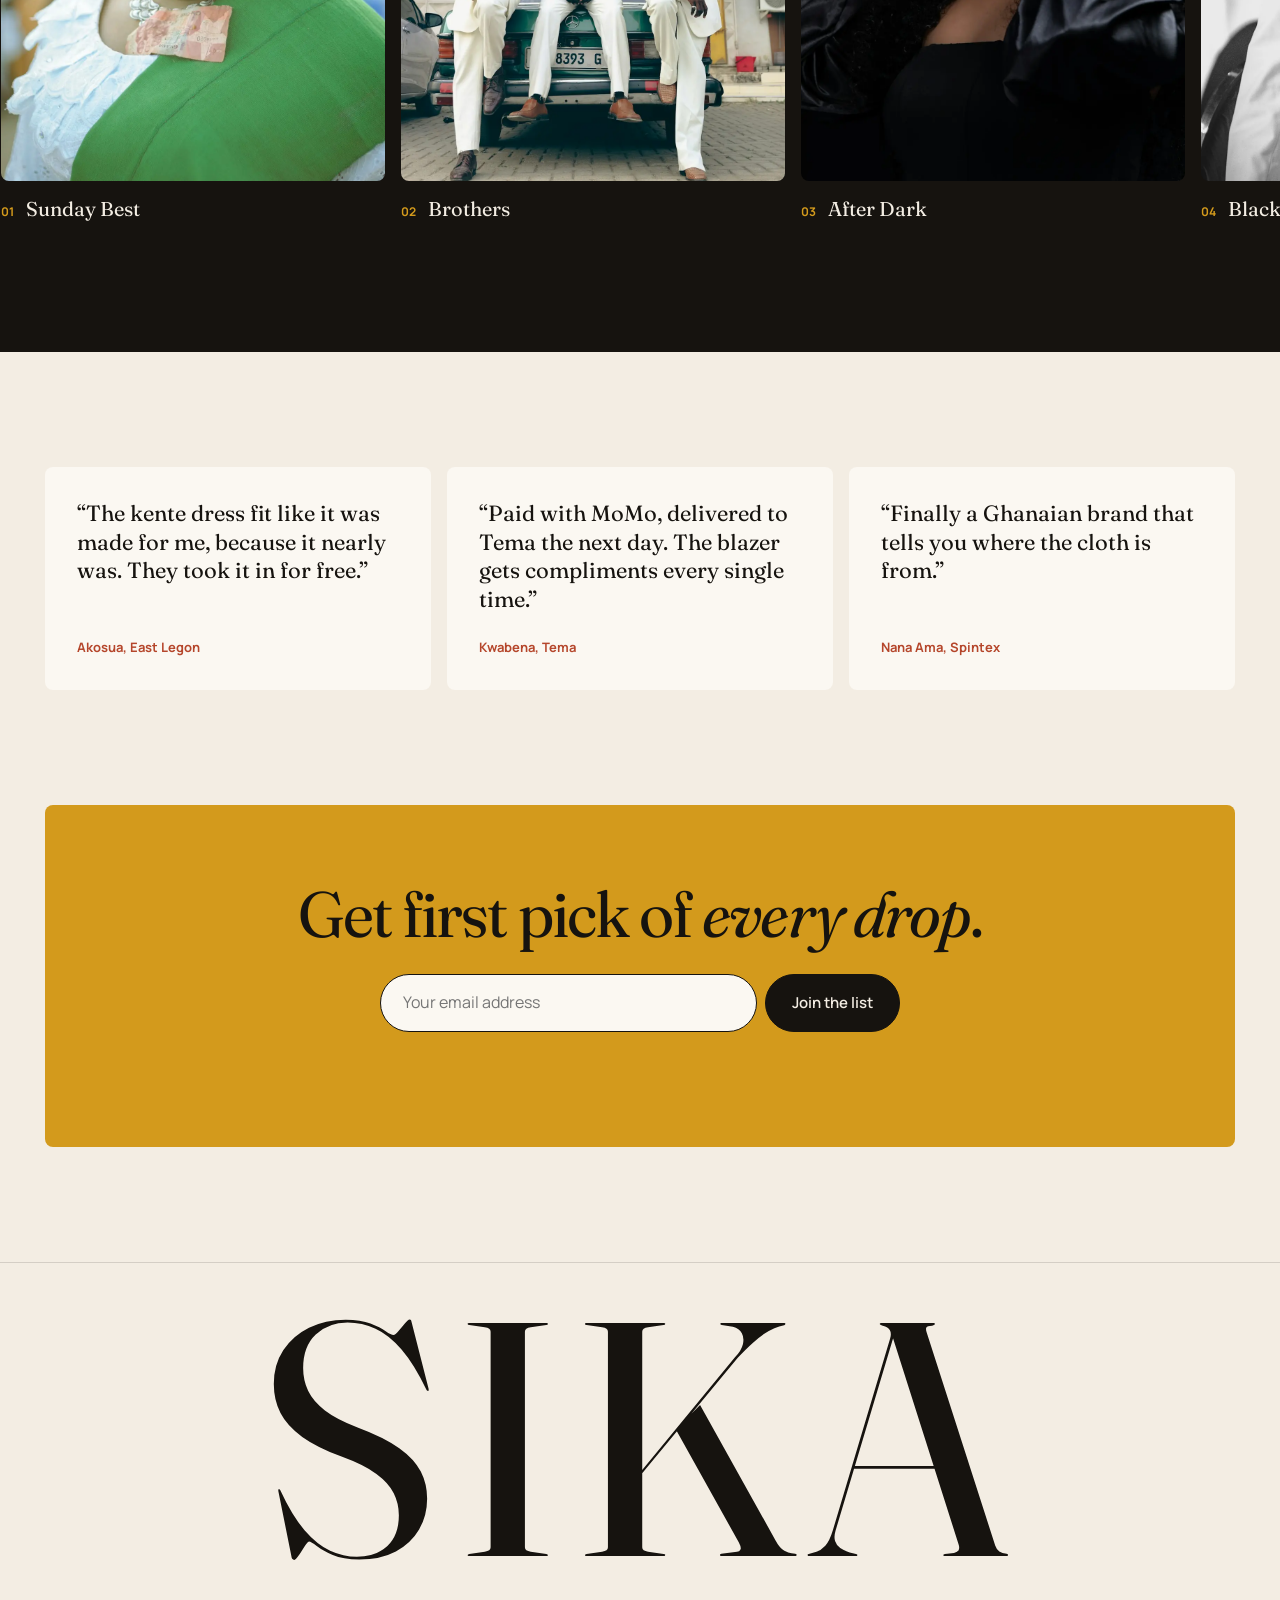
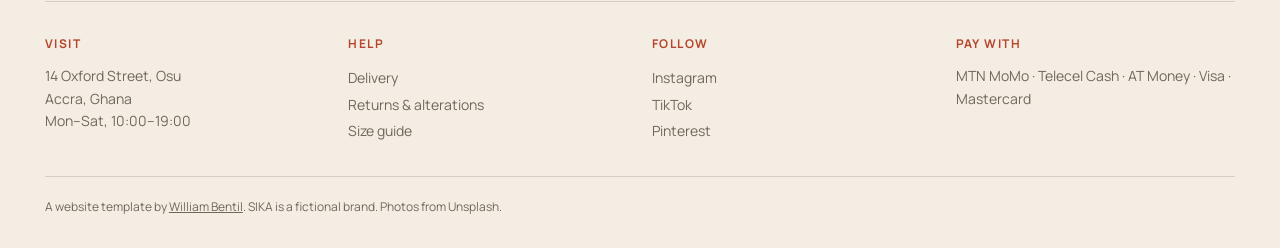
<file: sika/index.html>
<!doctype html>
<html lang="en">
<head>
<meta charset="utf-8">
<meta name="viewport" content="width=device-width, initial-scale=1">
<title>SIKA — Modern African Wear, made in Accra</title>
<meta name="description" content="SIKA: hand-finished clothing cut from wax print, kente and adinkra cloth in Accra. Website template by William Bentil.">
<meta name="theme-color" content="#f3ede3">
<link rel="icon" href="data:image/svg+xml,%3Csvg xmlns='http://www.w3.org/2000/svg' viewBox='0 0 64 64'%3E%3Crect width='64' height='64' rx='32' fill='%23d39a1c'/%3E%3Ctext x='50%25' y='58%25' text-anchor='middle' dominant-baseline='middle' font-family='Georgia' font-style='italic' font-size='38' fill='%2316130f'%3Es%3C/text%3E%3C/svg%3E">
<link rel="preconnect" href="https://fonts.googleapis.com">
<link rel="preconnect" href="https://fonts.gstatic.com" crossorigin>
<link href="https://fonts.googleapis.com/css2?family=Fraunces:ital,opsz,wght@0,9..144,300..700;1,9..144,300..700&family=Manrope:wght@400;500;600;700&display=swap" rel="stylesheet">
<link rel="stylesheet" href="style.css">
</head>
<body>

<div class="announce" role="note">
  <div class="announce__track">
    <span>Free delivery in Accra &amp; Tema on orders over GH₵ 800</span><i>✦</i>
    <span>Pay with Mobile Money or card</span><i>✦</i>
    <span>Free alterations within 14 days</span><i>✦</i>
    <span aria-hidden="true">Free delivery in Accra &amp; Tema on orders over GH₵ 800</span><i>✦</i>
    <span aria-hidden="true">Pay with Mobile Money or card</span><i>✦</i>
    <span aria-hidden="true">Free alterations within 14 days</span><i>✦</i>
  </div>
</div>

<header class="header">
  <button class="header__menu" aria-label="Open menu" aria-expanded="false"><span></span><span></span></button>
  <nav class="header__nav" aria-label="Primary">
    <a href="#shop">New in</a>
    <a href="#shop" data-filter-link="women">Women</a>
    <a href="#shop" data-filter-link="men">Men</a>
    <a href="#cloth">The Cloth</a>
    <a href="#lookbook">Lookbook</a>
  </nav>
  <a href="#" class="logo" aria-label="SIKA home">SIKA<sup>®</sup></a>
  <div class="header__actions">
    <a href="#" class="header__link">Account</a>
    <button class="bag-btn" id="openCart" aria-label="Open bag">Bag <span class="bag-count" id="bagCount">0</span></button>
  </div>
</header>

<main>
  <!-- Hero -->
  <section class="hero">
    <div class="hero__copy">
      <p class="eyebrow">Collection 07 — Harmattan</p>
      <h1 class="hero__title">Wear the <em>story</em>.</h1>
      <p class="hero__lead">Hand-finished pieces cut from wax print, kente and adinkra cloth in our studio in Osu, Accra. Small batches, made to be kept.</p>
      <div class="hero__ctas">
        <a href="#shop" class="btn btn--dark" data-filter-link="women">Shop women</a>
        <a href="#shop" class="btn" data-filter-link="men">Shop men</a>
      </div>
      <div class="hero__meta">
        <div><b>48</b><span>pieces this season</span></div>
        <div><b>12</b><span>tailors in Osu</span></div>
        <div><b>4.9★</b><span>2,140 reviews</span></div>
      </div>
    </div>
    <div class="hero__media">
      <img class="hero__img" src="img/hero.webp" alt="Model in a mustard ruched-sleeve top and green trousers" width="1600" height="2000" fetchpriority="high">
      <img class="hero__img2" src="img/fan.webp" alt="Model holding a woven fan in a mustard top" width="900" height="1100" loading="lazy">
      <button class="tag" data-quick="esi-set">
        <span class="tag__dot"></span>
        <span><b>The Esi Set</b><small>GH₵ 760 · Quick add</small></span>
      </button>
    </div>
  </section>

  <!-- Categories -->
  <section class="cats">
    <a class="cat" href="#shop" data-filter-link="women">
      <img src="img/kente.webp" alt="Model in a kente-print dress among woven baskets" loading="lazy" width="900" height="1100">
      <span class="cat__label">Women <i>→</i></span>
    </a>
    <a class="cat" href="#shop" data-filter-link="men">
      <img src="img/suit.webp" alt="Man in a brown corduroy jacket and patterned tie" loading="lazy" width="900" height="1100">
      <span class="cat__label">Men <i>→</i></span>
    </a>
    <a class="cat" href="#shop" data-filter-link="accessories">
      <img src="img/wraps.webp" alt="Woman in an emerald gele headwrap" loading="lazy" width="900" height="1100">
      <span class="cat__label">Gele &amp; more <i>→</i></span>
    </a>
  </section>

  <!-- Shop -->
  <section class="shop" id="shop">
    <div class="shop__head">
      <h2 class="h2">New <em>in</em></h2>
      <div class="shop__tools">
        <div class="chips" role="tablist" aria-label="Filter products">
          <button class="chip is-on" data-filter="all" role="tab" aria-selected="true">All</button>
          <button class="chip" data-filter="women" role="tab" aria-selected="false">Women</button>
          <button class="chip" data-filter="men" role="tab" aria-selected="false">Men</button>
          <button class="chip" data-filter="accessories" role="tab" aria-selected="false">Accessories</button>
        </div>
        <label class="sort">Sort
          <select id="sort">
            <option value="new">Newest</option>
            <option value="low">Price: low to high</option>
            <option value="high">Price: high to low</option>
          </select>
        </label>
      </div>
    </div>
    <div class="grid" id="grid" aria-live="polite"></div>
  </section>

  <!-- Marquee -->
  <div class="marquee" aria-hidden="true">
    <div class="marquee__track">
      <span>Made in Accra</span><i>✦</i><span>Wax print</span><i>✦</i><span>Kente</span><i>✦</i><span>Adinkra</span><i>✦</i><span>Small batches</span><i>✦</i>
      <span>Made in Accra</span><i>✦</i><span>Wax print</span><i>✦</i><span>Kente</span><i>✦</i><span>Adinkra</span><i>✦</i><span>Small batches</span><i>✦</i>
    </div>
  </div>

  <!-- Story -->
  <section class="cloth" id="cloth">
    <div class="cloth__media">
      <img src="img/cloth.webp" alt="Stacks of colourful wax print fabric at a market" loading="lazy" width="1100" height="1375">
    </div>
    <div class="cloth__copy">
      <p class="eyebrow">The Cloth</p>
      <h2 class="h2">Every print <em>says something</em>.</h2>
      <p>In Ghana, cloth is a language. Prints carry names, proverbs and family history. We buy directly from weavers in Bonwire and from dealers in Makola, and tell you where each bolt came from.</p>
      <ul class="facts">
        <li><b>100%</b><span>cotton wax print, pre-washed</span></li>
        <li><b>3 wks</b><span>to hand-weave one kente strip set</span></li>
        <li><b>0</b><span>pieces wasted: offcuts become headwraps</span></li>
      </ul>
      <a href="#lookbook" class="link">See the lookbook →</a>
    </div>
  </section>

  <!-- Lookbook -->
  <section class="look" id="lookbook">
    <div class="look__head">
      <h2 class="h2">Look<em>book</em></h2>
      <div class="look__nav">
        <button class="round" data-look="-1" aria-label="Previous look">←</button>
        <button class="round" data-look="1" aria-label="Next look">→</button>
      </div>
    </div>
    <div class="look__rail" id="lookRail">
      <figure><img src="img/yellow.webp" alt="Woman in an emerald gele and white lace" loading="lazy" width="1100" height="1375"><figcaption><b>01</b> Sunday Best</figcaption></figure>
      <figure><img src="img/duo.webp" alt="Three men in white suits on a bench" loading="lazy" width="1100" height="1375"><figcaption><b>02</b> Brothers</figcaption></figure>
      <figure><img src="img/satin.webp" alt="Model in black satin with puffed sleeves" loading="lazy" width="1100" height="1375"><figcaption><b>03</b> After Dark</figcaption></figure>
      <figure><img src="img/pinstripe.webp" alt="Man in a white dinner jacket and patterned shirt" loading="lazy" width="1100" height="1375"><figcaption><b>04</b> Black Tie</figcaption></figure>
      <figure><img src="img/field.webp" alt="Woman in a brown headwrap and coral beads" loading="lazy" width="1100" height="1375"><figcaption><b>05</b> Heirloom</figcaption></figure>
    </div>
  </section>

  <!-- Reviews -->
  <section class="reviews">
    <blockquote><p>“The kente dress fit like it was made for me, because it nearly was. They took it in for free.”</p><cite>Akosua, East Legon</cite></blockquote>
    <blockquote><p>“Paid with MoMo, delivered to Tema the next day. The blazer gets compliments every single time.”</p><cite>Kwabena, Tema</cite></blockquote>
    <blockquote><p>“Finally a Ghanaian brand that tells you where the cloth is from.”</p><cite>Nana Ama, Spintex</cite></blockquote>
  </section>

  <!-- Newsletter -->
  <section class="news">
    <h2 class="news__title">Get first pick of <em>every drop</em>.</h2>
    <form class="news__form" id="newsForm" novalidate>
      <label class="sr-only" for="newsEmail">Email address</label>
      <input id="newsEmail" type="email" placeholder="Your email address" required>
      <button class="btn btn--dark" type="submit">Join the list</button>
    </form>
    <p class="news__msg" id="newsMsg" role="status"></p>
  </section>
</main>

<footer class="footer">
  <div class="footer__big">SIKA</div>
  <div class="footer__cols">
    <div><h3>Visit</h3><p>14 Oxford Street, Osu<br>Accra, Ghana<br>Mon–Sat, 10:00–19:00</p></div>
    <div><h3>Help</h3><a href="#">Delivery</a><a href="#">Returns &amp; alterations</a><a href="#">Size guide</a></div>
    <div><h3>Follow</h3><a href="#">Instagram</a><a href="#">TikTok</a><a href="#">Pinterest</a></div>
    <div><h3>Pay with</h3><p>MTN MoMo · Telecel Cash · AT Money · Visa · Mastercard</p></div>
  </div>
  <p class="footer__note">A website template by <a href="https://github.com/Creation20">William Bentil</a>. SIKA is a fictional brand. Photos from Unsplash.</p>
</footer>

<!-- Quick add -->
<dialog class="quick" id="quick" aria-labelledby="quickName">
  <button class="quick__close" data-close aria-label="Close">✕</button>
  <div class="quick__img"><img id="quickImg" alt=""></div>
  <div class="quick__body">
    <p class="eyebrow" id="quickCat"></p>
    <h3 class="quick__name" id="quickName"></h3>
    <p class="quick__price" id="quickPrice"></p>
    <p class="quick__desc" id="quickDesc"></p>
    <fieldset class="sizes">
      <legend>Size <button type="button" class="link link--sm">Size guide</button></legend>
      <div id="sizes"></div>
    </fieldset>
    <p class="quick__err" id="quickErr" role="alert"></p>
    <button class="btn btn--dark btn--block" id="addToBag">Add to bag</button>
    <p class="quick__note">Free alterations within 14 days · Delivery in 1–3 days</p>
  </div>
</dialog>

<!-- Cart -->
<div class="scrim" id="scrim" hidden></div>
<aside class="cart" id="cart" aria-label="Shopping bag" aria-hidden="true">
  <div class="cart__head">
    <h2>Your bag <span id="cartCount"></span></h2>
    <button class="round" id="closeCart" aria-label="Close bag">✕</button>
  </div>
  <div class="cart__ship">
    <p id="shipMsg"></p>
    <div class="bar"><i id="shipBar"></i></div>
  </div>
  <ul class="cart__items" id="cartItems"></ul>
  <div class="cart__foot">
    <div class="cart__row"><span>Subtotal</span><b id="subtotal">GH₵ 0</b></div>
    <p class="cart__small">Taxes included. Delivery calculated at checkout.</p>
    <button class="btn btn--dark btn--block" id="checkout">Checkout · MoMo or card</button>
  </div>
</aside>

<div class="toast" id="toast" role="status" aria-live="polite"></div>

<script src="main.js"></script>
</body>
</html>
</file>
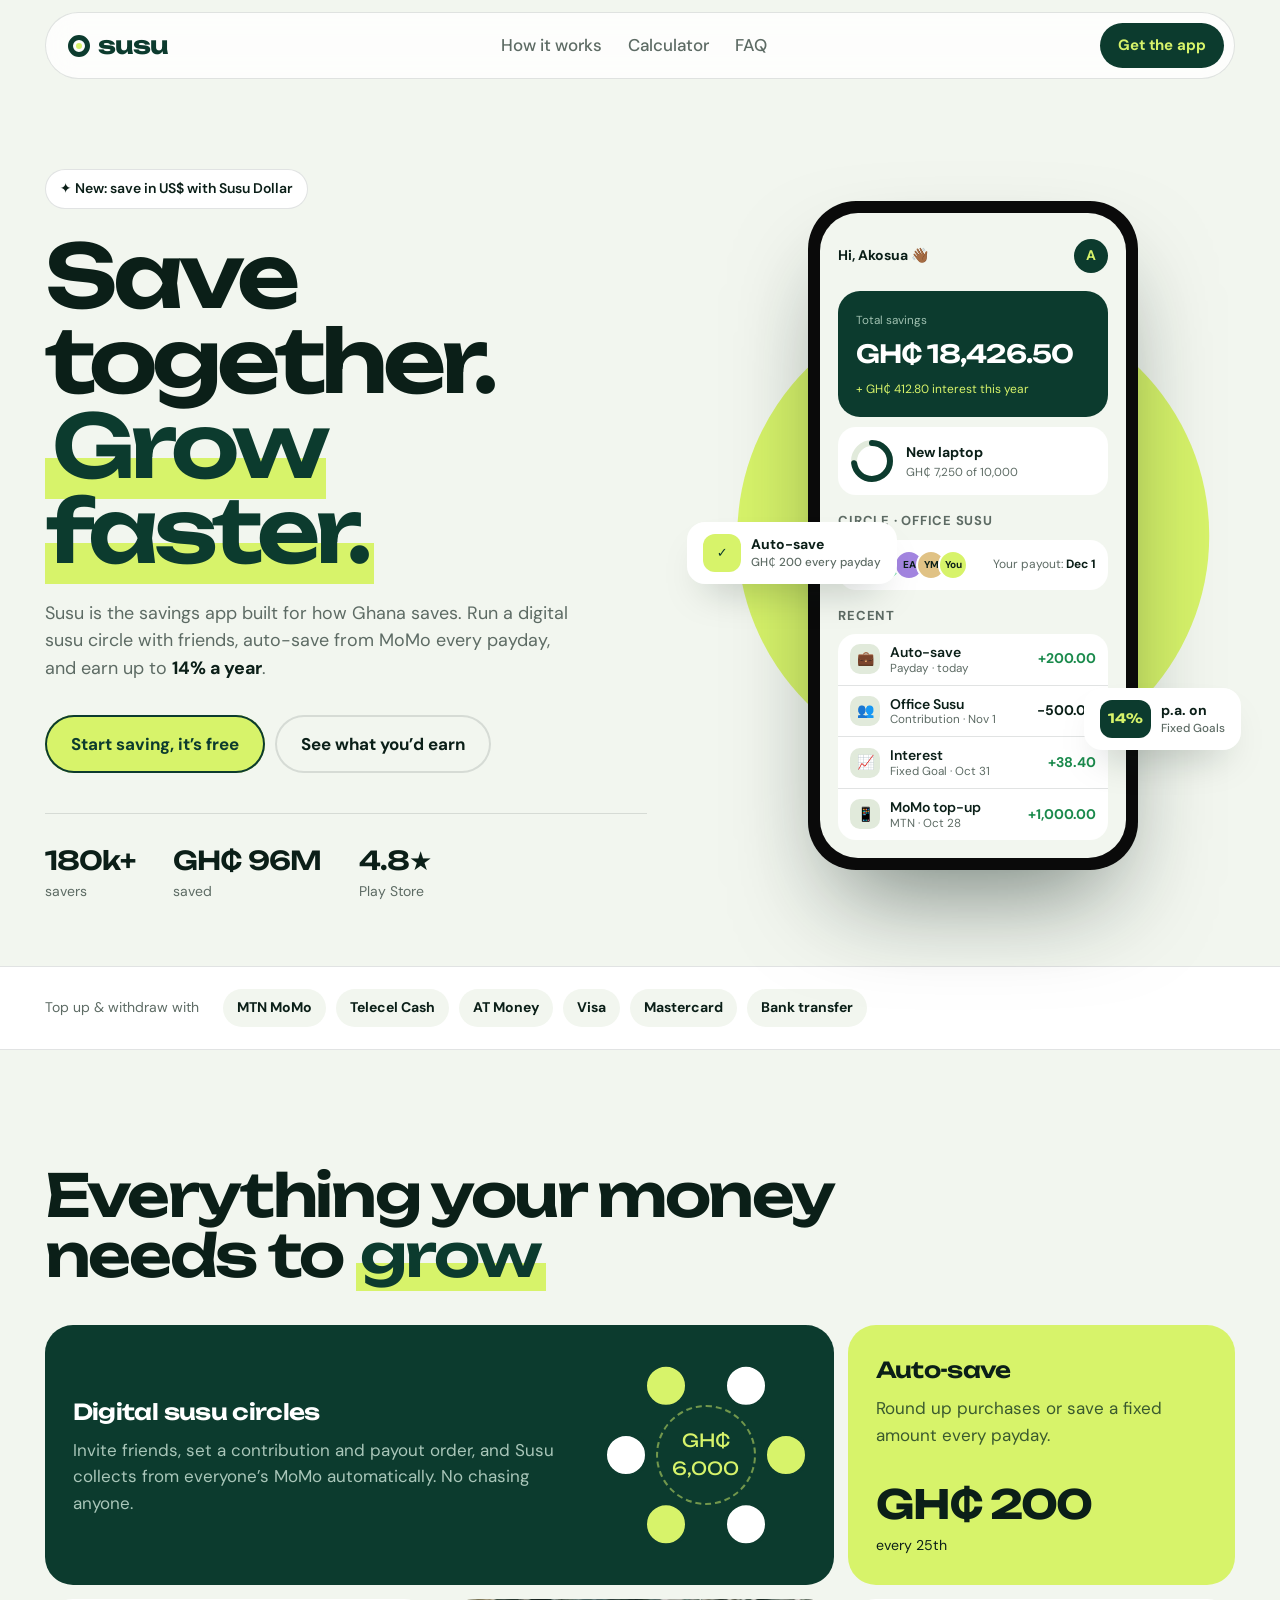
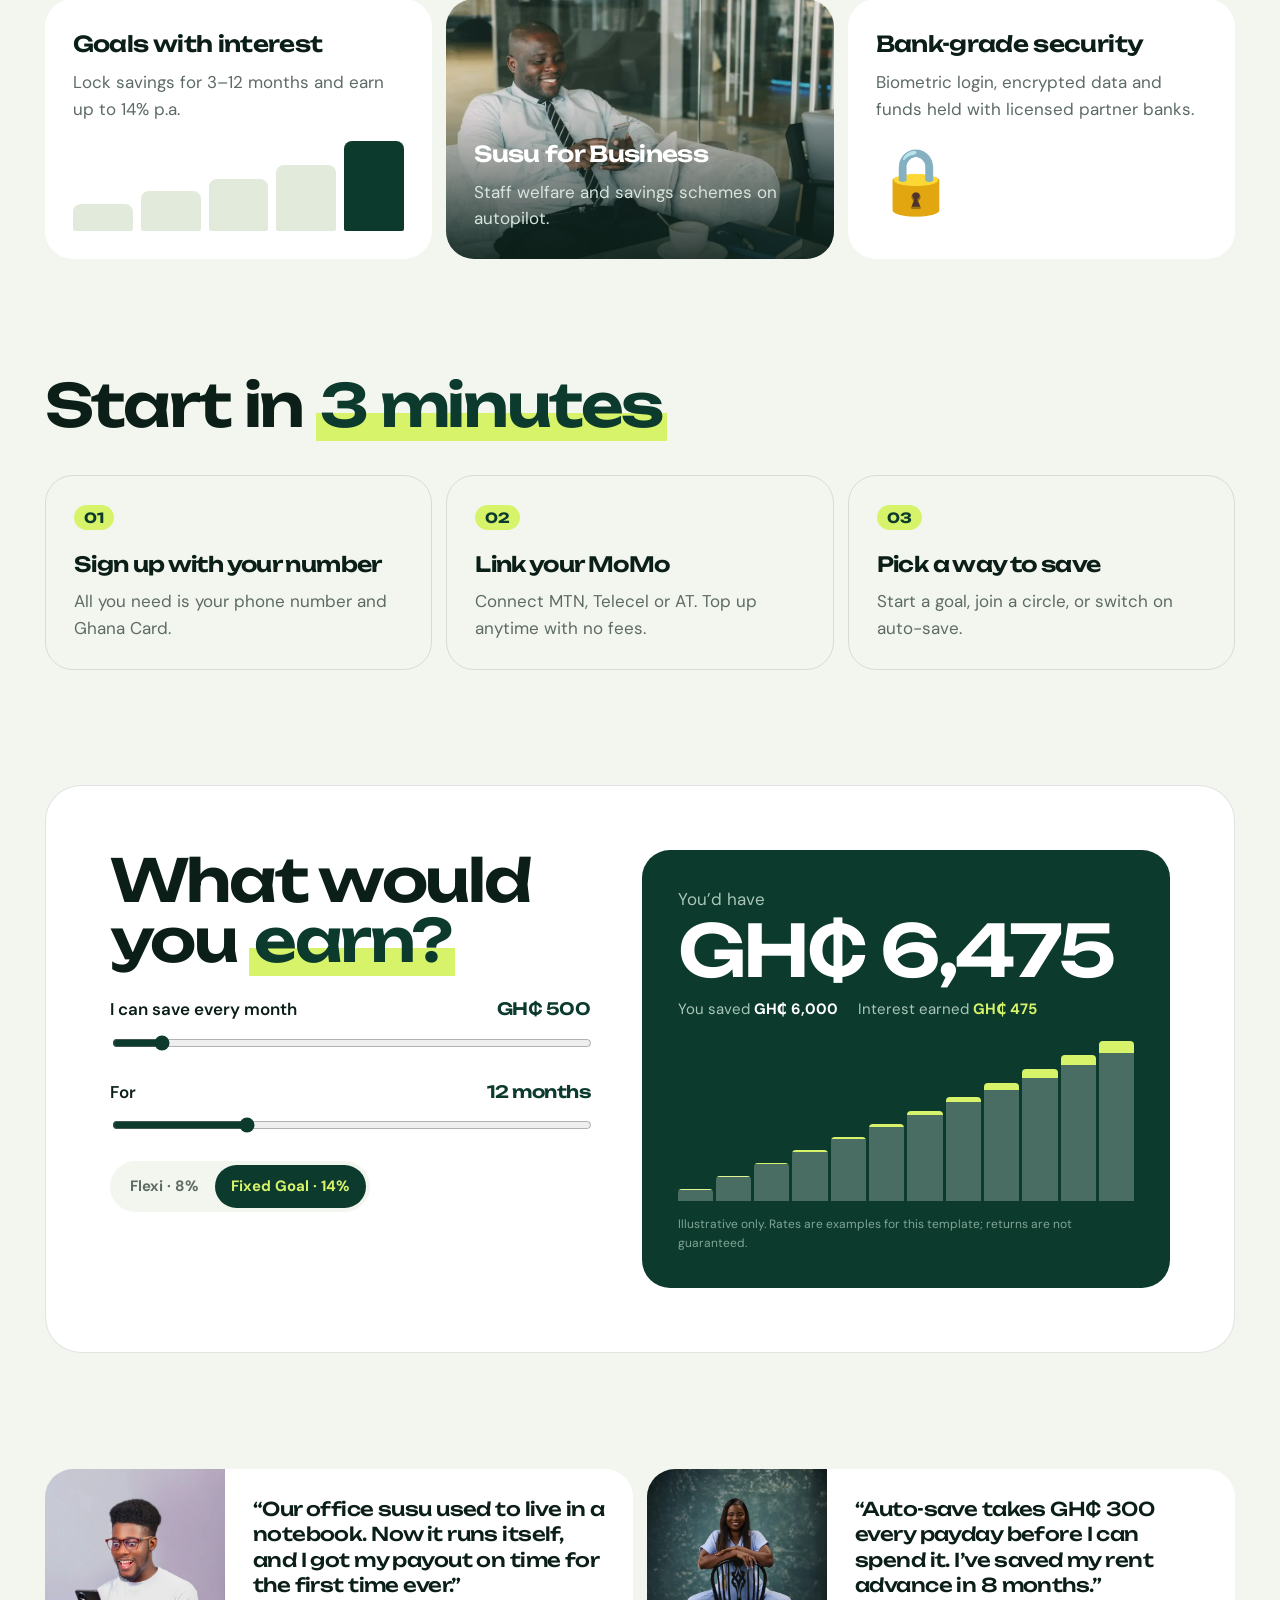
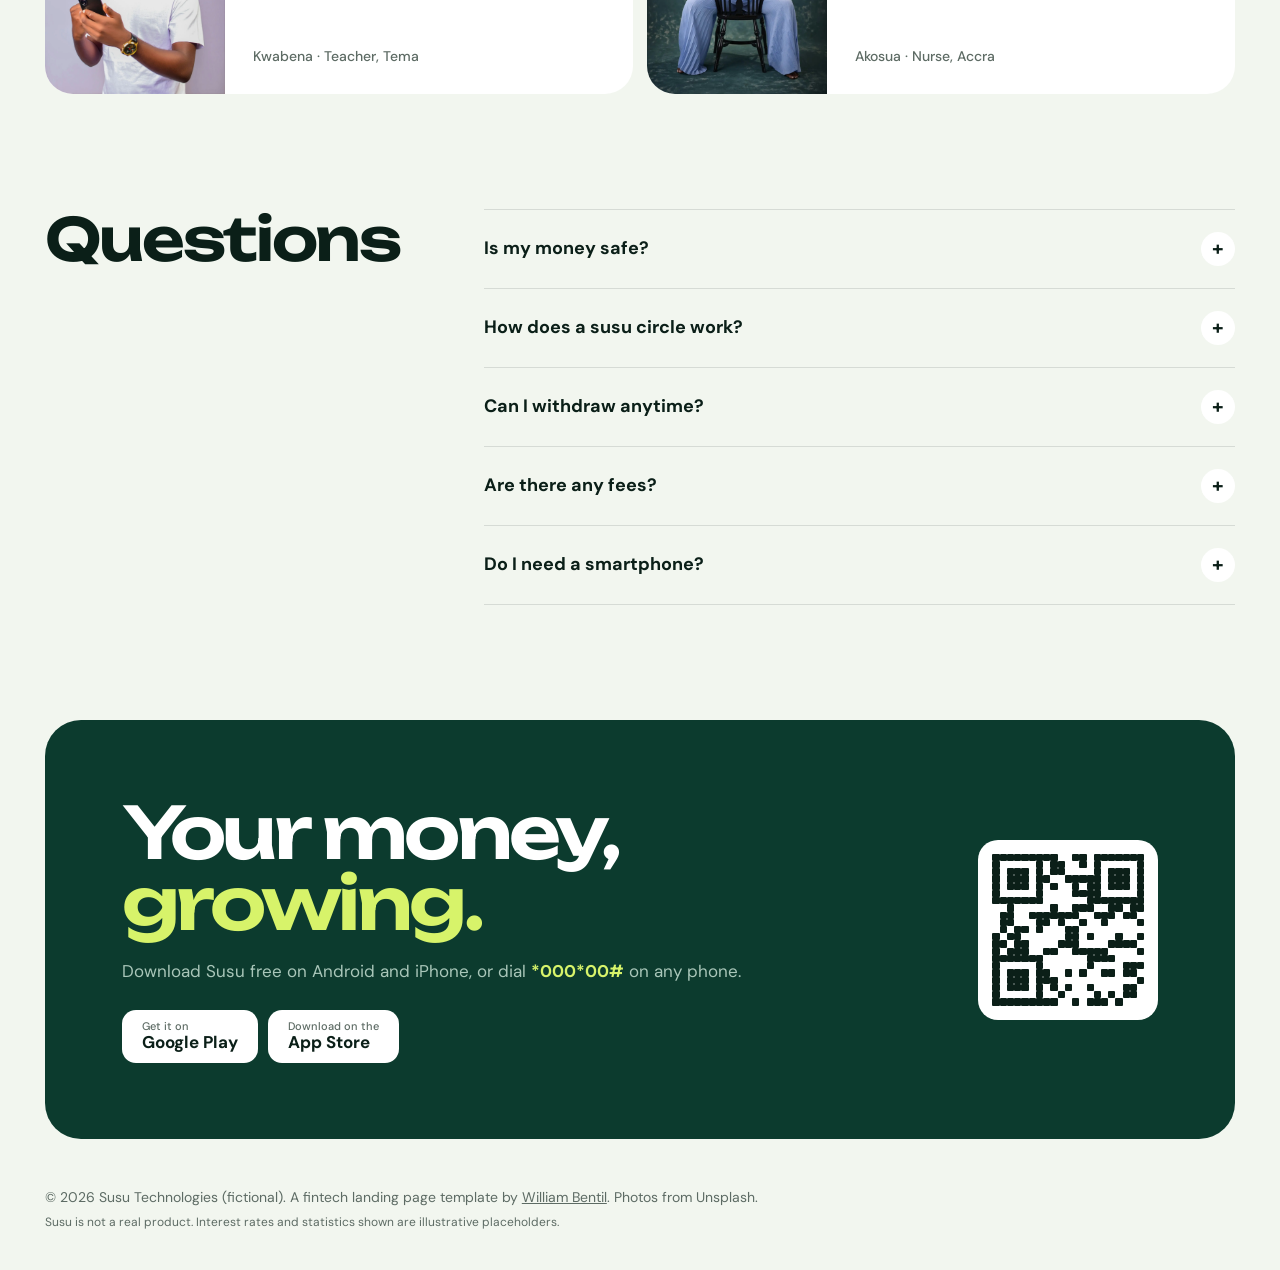
<file: susu/index.html>
<!doctype html>
<html lang="en">
<head>
<meta charset="utf-8">
<meta name="viewport" content="width=device-width, initial-scale=1">
<title>Susu — Save together, grow faster</title>
<meta name="description" content="Susu: a group savings app for Ghana. Save with MoMo, run susu circles with friends and earn interest. Fintech landing page template by William Bentil.">
<meta name="theme-color" content="#f2f6ef">
<link rel="icon" href="data:image/svg+xml,%3Csvg xmlns='http://www.w3.org/2000/svg' viewBox='0 0 64 64'%3E%3Crect width='64' height='64' rx='18' fill='%230c3b2e'/%3E%3Ccircle cx='32' cy='32' r='14' fill='none' stroke='%23d7f36a' stroke-width='6'/%3E%3Ccircle cx='32' cy='32' r='4' fill='%23d7f36a'/%3E%3C/svg%3E">
<link rel="preconnect" href="https://fonts.googleapis.com">
<link rel="preconnect" href="https://fonts.gstatic.com" crossorigin>
<link href="https://fonts.googleapis.com/css2?family=Unbounded:wght@400;500;600;700&family=DM+Sans:opsz,wght@9..40,400;9..40,500;9..40,700&display=swap" rel="stylesheet">
<link rel="stylesheet" href="style.css">
</head>
<body>

<header class="nav">
  <a href="#" class="logo" aria-label="Susu home"><i aria-hidden="true"></i>susu</a>
  <nav class="nav__links" aria-label="Primary"><a href="#how">How it works</a><a href="#calc">Calculator</a><a href="#faq">FAQ</a></nav>
  <a href="#get" class="btn btn--dark btn--sm">Get the app</a>
</header>

<main>
  <section class="hero">
    <div class="hero__copy">
      <p class="pill">✦ New: save in US$ with Susu Dollar</p>
      <h1>Save together.<br><span>Grow faster.</span></h1>
      <p class="lead">Susu is the savings app built for how Ghana saves. Run a digital susu circle with friends, auto-save from MoMo every payday, and earn up to <b>14% a year</b>.</p>
      <div class="hero__ctas"><a href="#get" class="btn btn--lime">Start saving, it’s free</a><a href="#calc" class="btn btn--line">See what you’d earn</a></div>
      <ul class="hero__proof"><li><b>180k+</b>savers</li><li><b>GH₵ 96M</b>saved</li><li><b>4.8★</b>Play Store</li></ul>
    </div>
    <div class="hero__phone">
      <div class="phone" aria-label="Susu app preview">
        <div class="phone__screen">
          <div class="app__top"><span>Hi, Akosua 👋🏾</span><i>A</i></div>
          <div class="app__bal">
            <small>Total savings</small>
            <b>GH₵ <span id="bal">0.00</span></b>
            <em>+ GH₵ 412.80 interest this year</em>
          </div>
          <div class="app__goal">
            <svg viewBox="0 0 44 44" aria-hidden="true"><circle cx="22" cy="22" r="18" stroke="#e1eadb" stroke-width="6" fill="none"/><circle id="ring" cx="22" cy="22" r="18" stroke="#0c3b2e" stroke-width="6" fill="none" stroke-dasharray="113.1" stroke-dashoffset="113.1" stroke-linecap="round" transform="rotate(-90 22 22)"/></svg>
            <div><b>New laptop</b><small>GH₵ 7,250 of 10,000</small></div>
          </div>
          <p class="app__h">Circle · Office Susu</p>
          <div class="app__circle"><i style="--h:20">AO</i><i style="--h:150">KB</i><i style="--h:260">EA</i><i style="--h:40">YM</i><i class="you">You</i><span>Your payout: <b>Dec 1</b></span></div>
          <p class="app__h">Recent</p>
          <ul class="app__tx" id="tx"></ul>
        </div>
      </div>
      <div class="float float--a"><b>✓</b><span>Auto-save<br><small>GH₵ 200 every payday</small></span></div>
      <div class="float float--b"><b>14%</b><span>p.a. on<br><small>Fixed Goals</small></span></div>
    </div>
  </section>

  <section class="rails" aria-label="Payment methods">
    <span>Top up &amp; withdraw with</span>
    <ul><li>MTN MoMo</li><li>Telecel Cash</li><li>AT Money</li><li>Visa</li><li>Mastercard</li><li>Bank transfer</li></ul>
  </section>

  <section class="features">
    <h2 class="h2">Everything your money<br>needs to <span>grow</span></h2>
    <div class="bento">
      <article class="b b--wide b--dark"><div><h3>Digital susu circles</h3><p>Invite friends, set a contribution and payout order, and Susu collects from everyone’s MoMo automatically. No chasing anyone.</p></div><div class="b__circle" aria-hidden="true"><i></i><i></i><i></i><i></i><i></i><i></i><span>GH₵<br>6,000</span></div></article>
      <article class="b b--lime"><h3>Auto-save</h3><p>Round up purchases or save a fixed amount every payday.</p><b class="b__big">GH₵ 200</b><small>every 25th</small></article>
      <article class="b"><h3>Goals with interest</h3><p>Lock savings for 3–12 months and earn up to 14% p.a.</p><div class="b__bars" aria-hidden="true"><i style="--h:30%"></i><i style="--h:45%"></i><i style="--h:58%"></i><i style="--h:74%"></i><i style="--h:100%"></i></div></article>
      <article class="b b--img"><img src="img/biz.webp" alt="Smiling businessman looking at his phone" loading="lazy"><div><h3>Susu for Business</h3><p>Staff welfare and savings schemes on autopilot.</p></div></article>
      <article class="b"><h3>Bank-grade security</h3><p>Biometric login, encrypted data and funds held with licensed partner banks.</p><div class="b__lock" aria-hidden="true">🔒</div></article>
    </div>
  </section>

  <section class="how" id="how">
    <h2 class="h2">Start in <span>3 minutes</span></h2>
    <ol class="steps">
      <li><b>01</b><h3>Sign up with your number</h3><p>All you need is your phone number and Ghana Card.</p></li>
      <li><b>02</b><h3>Link your MoMo</h3><p>Connect MTN, Telecel or AT. Top up anytime with no fees.</p></li>
      <li><b>03</b><h3>Pick a way to save</h3><p>Start a goal, join a circle, or switch on auto-save.</p></li>
    </ol>
  </section>

  <section class="calc" id="calc">
    <div class="calc__ctl">
      <h2 class="h2">What would you <span>earn?</span></h2>
      <label>I can save every month <output id="oAmt"></output><input type="range" id="amt" min="50" max="5000" step="50" value="500"></label>
      <label>For <output id="oMon"></output><input type="range" id="mon" min="3" max="36" step="1" value="12"></label>
      <div class="rate" role="radiogroup" aria-label="Savings type">
        <button role="radio" aria-checked="false" data-rate="8">Flexi · 8%</button>
        <button role="radio" aria-checked="true" data-rate="14">Fixed Goal · 14%</button>
      </div>
    </div>
    <div class="calc__out">
      <p>You’d have</p>
      <b id="total">GH₵ 0</b>
      <p class="calc__split"><span>You saved <b id="saved"></b></span><span class="lime">Interest earned <b id="earned"></b></span></p>
      <div class="chart" id="chart" aria-hidden="true"></div>
      <small>Illustrative only. Rates are examples for this template; returns are not guaranteed.</small>
    </div>
  </section>

  <section class="voices">
    <figure><img src="img/hero.webp" alt="Young man excited while looking at his phone" loading="lazy"><blockquote>“Our office susu used to live in a notebook. Now it runs itself, and I got my payout on time for the first time ever.”<figcaption>Kwabena · Teacher, Tema</figcaption></blockquote></figure>
    <figure><img src="img/her.webp" alt="Smiling woman sitting on a chair" loading="lazy"><blockquote>“Auto-save takes GH₵ 300 every payday before I can spend it. I’ve saved my rent advance in 8 months.”<figcaption>Akosua · Nurse, Accra</figcaption></blockquote></figure>
  </section>

  <section class="faq" id="faq">
    <h2 class="h2">Questions</h2>
    <div class="faq__list" id="faqList"></div>
  </section>

  <section class="get" id="get">
    <div>
      <h2>Your money, <span>growing.</span></h2>
      <p>Download Susu free on Android and iPhone, or dial <b>*000*00#</b> on any phone.</p>
      <div class="stores"><a href="#" class="store"><small>Get it on</small>Google Play</a><a href="#" class="store"><small>Download on the</small>App Store</a></div>
    </div>
    <div class="qr" aria-label="QR code to download the app" id="qr"></div>
  </section>
</main>

<footer class="foot">
  <p>© 2026 Susu Technologies (fictional). A fintech landing page template by <a href="https://github.com/Creation20">William Bentil</a>. Photos from Unsplash.</p>
  <p class="foot__legal">Susu is not a real product. Interest rates and statistics shown are illustrative placeholders.</p>
</footer>

<script src="main.js"></script>
</body>
</html>
</file>
<file: ama-and-kojo/style.css>
:root {
  --ivory: #fbf7f0;
  --cream: #f3eadb;
  --wine: #5a1f2b;
  --wine-2: #3f141d;
  --gold: #c39a52;
  --gold-2: #e3c78f;
  --ink: #2b1d1a;
  --mute: #7b6a62;
  --line: rgba(90, 31, 43, .16);
  --serif: "Cormorant Garamond", Georgia, serif;
  --sans: "Jost", system-ui, sans-serif;
  --gut: clamp(18px, 4vw, 56px);
  --ease: cubic-bezier(.22, 1, .36, 1);
}
*, *::before, *::after { box-sizing: border-box; }
html { scroll-behavior: smooth; }
body { margin: 0; background: var(--ivory); color: var(--ink); font-family: var(--sans); font-weight: 300; font-size: 17px; line-height: 1.65; -webkit-font-smoothing: antialiased; overflow-x: hidden; }
img { display: block; max-width: 100%; height: auto; }
a { color: inherit; text-decoration: none; }
button, input, select, textarea { font: inherit; color: inherit; }
button { cursor: pointer; background: none; border: 0; }
[hidden] { display: none !important; }
:focus-visible { outline: 2px solid var(--gold); outline-offset: 3px; }

.kicker { font-size: 13px; letter-spacing: .3em; text-transform: uppercase; color: var(--gold); margin: 0 0 16px; font-weight: 400; }
.h2 { font-family: var(--serif); font-weight: 400; font-size: clamp(38px, 5.6vw, 76px); line-height: 1.02; margin: 0; color: var(--wine); }
.h2 i { color: var(--gold); }
.btn { display: inline-flex; align-items: center; justify-content: center; padding: 15px 30px; border-radius: 99px; font-weight: 400; letter-spacing: .12em; text-transform: uppercase; font-size: 13px; transition: background .3s, color .3s, transform .3s var(--ease); }
.btn:hover { transform: translateY(-2px); }
.btn--gold { background: var(--gold); color: #fff; }
.btn--gold:hover { background: var(--wine); }
.btn--wine { background: var(--wine); color: var(--gold-2); }
.btn--wine:hover { background: var(--wine-2); }
.btn--block { width: 100%; }

/* Nav */
.nav { position: fixed; top: 0; left: 0; right: 0; z-index: 40; display: flex; justify-content: space-between; align-items: center; padding: 18px var(--gut); color: #fff; transition: background .4s, color .4s, padding .4s; }
.nav.is-solid { background: rgba(251, 247, 240, .92); color: var(--wine); backdrop-filter: blur(10px); -webkit-backdrop-filter: blur(10px); padding-block: 12px; box-shadow: 0 1px 0 var(--line); }
.mono { font-family: var(--serif); font-size: 28px; letter-spacing: .1em; }
.mono i { color: var(--gold); }
.nav__links { display: flex; gap: 28px; font-size: 13px; letter-spacing: .16em; text-transform: uppercase; }
.nav__links a { opacity: .85; }
.nav__links a:hover { opacity: 1; }

/* Hero */
.hero { position: relative; min-height: 100svh; display: grid; place-items: center; text-align: center; color: #fff; overflow: hidden; }
.hero > img { position: absolute; inset: 0; width: 100%; height: 100%; object-fit: cover; animation: slow 20s ease-out forwards; }
@keyframes slow { from { transform: scale(1.12); } to { transform: scale(1); } }
.hero__shade { position: absolute; inset: 0; background: radial-gradient(60% 60% at 50% 50%, rgba(43, 18, 22, .35), rgba(43, 18, 22, .7)); }
.hero__text { position: relative; padding: 120px var(--gut) 60px; }
.hero__pre { font-size: 13px; letter-spacing: .3em; text-transform: uppercase; color: var(--gold-2); margin: 0 0 10px; }
.hero h1 { font-family: var(--serif); font-weight: 400; font-size: clamp(72px, 14vw, 200px); line-height: .9; margin: 0; }
.hero h1 i { font-weight: 400; color: var(--gold-2); }
.hero__date { font-family: var(--serif); font-style: italic; font-size: clamp(20px, 2.4vw, 30px); margin: 14px 0 34px; }
.count { display: flex; justify-content: center; gap: clamp(10px, 3vw, 34px); margin-bottom: 36px; }
.count div { min-width: 80px; padding: 14px 10px; border: 1px solid rgba(227, 199, 143, .4); border-radius: 12px; background: rgba(43, 18, 22, .25); backdrop-filter: blur(4px); }
.count b { display: block; font-family: var(--serif); font-size: clamp(34px, 4.4vw, 56px); font-weight: 500; line-height: 1; }
.count span { font-size: 11px; letter-spacing: .24em; text-transform: uppercase; color: var(--gold-2); }

.kente { height: 22px; background: repeating-linear-gradient(90deg, var(--gold) 0 40px, var(--wine) 40px 52px, #2f4a3a 52px 76px, var(--gold-2) 76px 82px, var(--wine) 82px 100px); }

/* Story */
.story { padding: clamp(80px, 11vw, 160px) var(--gut); max-width: 1200px; margin: 0 auto; text-align: center; }
.story .h2 { max-width: 820px; margin: 0 auto; }
.timeline { list-style: none; padding: 0; margin: clamp(48px, 7vw, 90px) 0 0; display: flex; flex-direction: column; gap: clamp(40px, 6vw, 80px); text-align: left; }
.timeline li { display: grid; grid-template-columns: 140px 1fr 1fr; gap: clamp(20px, 4vw, 60px); align-items: center; }
.timeline span { grid-column: 1; grid-row: 1; }
.timeline li > div, .timeline li > img { grid-row: 1; }
.timeline li:nth-child(even) img { grid-column: 2; }
.timeline li:nth-child(even) div { grid-column: 3; }
.timeline span { font-family: var(--serif); font-style: italic; font-size: 24px; color: var(--gold); border-top: 1px solid var(--line); padding-top: 10px; align-self: start; }
.timeline h3 { font-family: var(--serif); font-weight: 500; font-size: 34px; color: var(--wine); margin: 0 0 8px; }
.timeline p { margin: 0; color: var(--mute); }
.timeline img { width: 100%; aspect-ratio: 4 / 3; object-fit: cover; border-radius: 200px 200px 12px 12px; }

/* Events */
.events { padding: clamp(80px, 10vw, 140px) var(--gut); background: var(--wine); color: var(--ivory); text-align: center; }
.events .h2 { color: var(--ivory); }
.ev-grid { display: grid; grid-template-columns: repeat(3, 1fr); gap: 16px; margin: clamp(40px, 6vw, 70px) 0; text-align: left; }
.ev { border: 1px solid rgba(227, 199, 143, .3); border-radius: 18px; padding: 30px; display: flex; flex-direction: column; gap: 10px; transition: background .4s, transform .5s var(--ease); }
.ev:hover { background: rgba(255, 255, 255, .04); transform: translateY(-4px); }
.ev__day { font-size: 12px; letter-spacing: .24em; text-transform: uppercase; color: var(--gold-2); }
.ev h3 { font-family: var(--serif); font-weight: 500; font-size: 36px; margin: 0; line-height: 1; }
.ev__when { font-family: var(--serif); font-style: italic; font-size: 22px; color: var(--gold-2); margin: 0; }
.ev p { margin: 0; color: #e3d2cc; }
.ev__where { padding-top: 14px; border-top: 1px solid rgba(227, 199, 143, .2); margin-top: auto !important; }
.ev__where b { display: block; color: var(--ivory); font-weight: 400; }
.ev a { font-size: 13px; letter-spacing: .14em; text-transform: uppercase; color: var(--gold-2); border-bottom: 1px solid; align-self: flex-start; margin-top: 6px; }
.dress { max-width: 640px; margin: 0 auto; }
.dress p:not(.kicker) { color: #e3d2cc; }
.swatches { list-style: none; display: flex; justify-content: center; gap: 22px; padding: 0; margin: 22px 0 0; flex-wrap: wrap; }
.swatches li { display: flex; flex-direction: column; align-items: center; gap: 8px; font-size: 12px; letter-spacing: .16em; text-transform: uppercase; }
.swatches li::before { content: ""; width: 54px; height: 54px; border-radius: 50%; background: var(--c); border: 2px solid rgba(227, 199, 143, .5); }

/* Gallery */
.gallery { display: grid; grid-template-columns: 1.3fr 1fr 1fr 1.3fr; gap: 10px; padding: 10px; }
.gallery img { width: 100%; height: clamp(260px, 34vw, 480px); object-fit: cover; border-radius: 8px; transition: filter .6s; filter: sepia(.12); }
.gallery img:hover { filter: none; }

/* RSVP */
.rsvp { padding: clamp(80px, 10vw, 140px) var(--gut); background: radial-gradient(70% 60% at 50% 0%, var(--cream), var(--ivory)); }
.rsvp__card { max-width: 680px; margin: 0 auto; background: #fff; border-radius: 300px 300px 24px 24px; padding: clamp(80px, 10vw, 120px) clamp(22px, 5vw, 60px) clamp(28px, 5vw, 54px); text-align: center; box-shadow: 0 40px 80px -50px rgba(90, 31, 43, .45); border: 1px solid var(--line); }
#rsvpForm { display: flex; flex-direction: column; gap: 18px; margin-top: 36px; text-align: left; }
#rsvpForm label, fieldset legend { display: flex; flex-direction: column; gap: 6px; font-size: 13px; letter-spacing: .12em; text-transform: uppercase; color: var(--mute); }
#rsvpForm label small { text-transform: none; letter-spacing: 0; }
#rsvpForm input:not([type=radio]):not([type=checkbox]), #rsvpForm select, #rsvpForm textarea { padding: 13px 0; border: 0; border-bottom: 1px solid var(--line); background: transparent; font-size: 17px; letter-spacing: 0; text-transform: none; color: var(--ink); font-weight: 400; }
#rsvpForm input:focus, #rsvpForm select:focus, #rsvpForm textarea:focus { outline: none; border-color: var(--gold); }
#rsvpForm .bad { border-color: #b3261e !important; }
fieldset { border: 0; padding: 0; margin: 0; }
fieldset legend { margin-bottom: 10px; }
.yn, .evs { display: flex; gap: 10px; flex-wrap: wrap; }
.yn legend, .evs legend { width: 100%; }
.yn label, .evs label { flex: 1; min-width: 160px; position: relative; }
.yn input, .evs input { position: absolute; opacity: 0; }
.yn span, .evs span { display: block; text-align: center; padding: 14px; border: 1px solid var(--line); border-radius: 12px; font-size: 15px; letter-spacing: .02em; text-transform: none; color: var(--ink); transition: all .25s; cursor: pointer; }
.yn input:checked + span, .evs input:checked + span { background: var(--wine); color: var(--gold-2); border-color: var(--wine); }
.yn input:focus-visible + span, .evs input:focus-visible + span { outline: 2px solid var(--gold); outline-offset: 2px; }
.if-yes { display: flex; flex-direction: column; gap: 18px; animation: fade .4s var(--ease); }
@keyframes fade { from { opacity: 0; transform: translateY(-6px); } }
.row { display: grid; grid-template-columns: 1fr 1.6fr; gap: 16px; }
.err { color: #b3261e; min-height: 22px; margin: 0; font-size: 15px; }
.thanks { margin-top: 30px; animation: fade .5s var(--ease); }
.thanks__icon { font-size: 54px; color: var(--gold); margin: 0; line-height: 1; }
.thanks h3 { font-family: var(--serif); font-weight: 500; font-size: 40px; color: var(--wine); margin: 10px 0; }
.thanks p { color: var(--mute); }

/* Gifts */
.gifts { padding: clamp(80px, 10vw, 140px) var(--gut); text-align: center; }
.gifts__lead { max-width: 560px; margin: 20px auto 40px; color: var(--mute); }
.gift-cards { display: flex; justify-content: center; gap: 16px; flex-wrap: wrap; }
.gift { width: min(340px, 100%); padding: 28px; border-radius: 18px; border: 1px solid var(--line); background: #fff; display: flex; flex-direction: column; gap: 4px; }
.gift span { font-size: 12px; letter-spacing: .24em; text-transform: uppercase; color: var(--gold); }
.gift b { font-family: var(--serif); font-size: 34px; font-weight: 500; color: var(--wine); letter-spacing: .04em; }
.gift small { color: var(--mute); }
.copy { margin-top: 14px; padding: 11px; border-radius: 99px; border: 1px solid var(--wine); color: var(--wine); font-size: 13px; letter-spacing: .12em; text-transform: uppercase; transition: all .25s; }
.copy:hover, .copy.done { background: var(--wine); color: var(--gold-2); }

/* FAQ */
.faq { padding: 0 var(--gut) clamp(80px, 10vw, 140px); max-width: 860px; margin: 0 auto; text-align: center; }
.faq__list { margin-top: 36px; text-align: left; border-top: 1px solid var(--line); }
.faq details { border-bottom: 1px solid var(--line); }
.faq summary { list-style: none; cursor: pointer; padding: 22px 40px 22px 0; font-family: var(--serif); font-size: 26px; color: var(--wine); position: relative; }
.faq summary::-webkit-details-marker { display: none; }
.faq summary::after { content: "+"; position: absolute; right: 4px; top: 50%; transform: translateY(-50%); font-family: var(--sans); font-size: 26px; color: var(--gold); transition: transform .3s var(--ease); }
.faq details[open] summary::after { transform: translateY(-50%) rotate(45deg); }
.faq details p { margin: 0 0 22px; color: var(--mute); }

.foot { background: var(--wine-2); color: #d9c7c0; text-align: center; padding: 50px var(--gut) 36px; font-size: 14px; }
.foot__tag { font-family: var(--serif); font-style: italic; font-size: clamp(40px, 7vw, 90px); color: var(--gold-2); margin: 0 0 10px; line-height: 1; }
.foot a { text-decoration: underline; }

.toast { position: fixed; left: 50%; bottom: 24px; z-index: 100; transform: translate(-50%, calc(100% + 40px)); visibility: hidden; background: var(--wine); color: var(--gold-2); padding: 13px 24px; border-radius: 99px; font-size: 14px; letter-spacing: .06em; transition: transform .45s var(--ease), visibility .45s; }
.toast.is-on { transform: translate(-50%, 0); visibility: visible; }

.reveal { opacity: 0; transform: translateY(30px); transition: opacity 1s var(--ease), transform 1s var(--ease); }
.reveal.in { opacity: 1; transform: none; }

@media (max-width: 900px) {
  .nav__links { display: none; }
  .ev-grid { grid-template-columns: 1fr; }
  .timeline li, .timeline li:nth-child(even) { grid-template-columns: 1fr; gap: 14px; }
  .timeline span, .timeline li > div, .timeline li > img, .timeline li:nth-child(even) img, .timeline li:nth-child(even) div { grid-column: auto; grid-row: auto; }
  .gallery { grid-template-columns: 1fr 1fr; }
  .gallery img { height: 260px; }
}
@media (max-width: 560px) {
  .count div { min-width: 64px; padding: 10px 6px; }
  .row { grid-template-columns: 1fr; }
  .rsvp__card { border-radius: 160px 160px 20px 20px; }
}
@media (prefers-reduced-motion: reduce) { *, *::before, *::after { animation: none !important; transition-duration: .01ms !important; } .reveal { opacity: 1; transform: none; } }
</file>
<file: coastline/style.css>
:root {
  --sand: #f5f0e8;
  --paper: #fffdf9;
  --shell: #ebe3d5;
  --ink: #10201f;
  --mute: #5f6b69;
  --line: rgba(16, 32, 31, .12);
  --sea: #0f5f5c;
  --sea-2: #d7ebe6;
  --coral: #f06f4f;
  --serif: "Young Serif", Georgia, serif;
  --sans: "Plus Jakarta Sans", system-ui, sans-serif;
  --gut: clamp(16px, 3.5vw, 48px);
  --ease: cubic-bezier(.22, 1, .36, 1);
  --r: 22px;
}
*, *::before, *::after { box-sizing: border-box; }
html { scroll-behavior: smooth; }
body { margin: 0; background: var(--sand); color: var(--ink); font-family: var(--sans); font-size: 16px; line-height: 1.55; -webkit-font-smoothing: antialiased; overflow-x: hidden; }
img { display: block; max-width: 100%; height: auto; }
a { color: inherit; text-decoration: none; }
button, input, select { font: inherit; color: inherit; }
button { cursor: pointer; background: none; border: 0; }
em { font-style: italic; color: var(--sea); }
[hidden] { display: none !important; }
:focus-visible { outline: 2.5px solid var(--coral); outline-offset: 2px; }

.eyebrow { font-size: 13px; font-weight: 600; color: var(--sea); margin: 0 0 14px; letter-spacing: .02em; }
.h2 { font-family: var(--serif); font-weight: 400; font-size: clamp(36px, 5vw, 68px); line-height: 1.02; letter-spacing: -.02em; margin: 0; }
.btn { display: inline-flex; align-items: center; justify-content: center; gap: 8px; padding: 15px 26px; border-radius: 99px; font-weight: 600; transition: background .3s, color .3s, transform .3s var(--ease); }
.btn:hover { transform: translateY(-2px); }
.btn--sm { padding: 10px 18px; font-size: 14px; }
.btn--line { border: 1px solid var(--line); background: var(--paper); }
.btn--dark { background: var(--ink); color: var(--sand); }
.btn--coral { background: var(--coral); color: #fff; }
.btn--coral:hover { background: var(--sea); }
.btn--block { width: 100%; }
.link { text-decoration: underline; font-weight: 600; font-size: 14px; }

/* Top */
.top { display: flex; align-items: center; justify-content: space-between; gap: 20px; padding: 18px var(--gut); }
.logo { display: inline-flex; align-items: center; gap: 8px; font-family: var(--serif); font-size: 26px; color: var(--sea); }
.logo svg { width: 36px; height: 36px; }
.top__nav { display: flex; gap: 6px; background: var(--paper); padding: 5px; border-radius: 99px; border: 1px solid var(--line); }
.top__nav a { padding: 8px 18px; border-radius: 99px; font-size: 14px; font-weight: 600; color: var(--mute); transition: background .3s, color .3s; }
.top__nav a.is-on, .top__nav a:hover { background: var(--sea); color: var(--sand); }
.top__right { display: flex; align-items: center; gap: 10px; }
.wish-btn { padding: 10px 16px; border-radius: 99px; background: var(--paper); border: 1px solid var(--line); font-weight: 600; font-size: 14px; }
.wish-btn span { color: var(--coral); }

/* Hero */
.hero { position: relative; margin: 0 var(--gut); }
.hero__img { position: relative; border-radius: 32px; overflow: hidden; height: clamp(520px, 78vh, 760px); }
.hero__img img { width: 100%; height: 100%; object-fit: cover; animation: drift 24s ease-in-out infinite alternate; }
@keyframes drift { to { transform: scale(1.08) translateX(-2%); } }
.hero__img::after { content: ""; position: absolute; inset: 0; background: linear-gradient(90deg, rgba(16, 32, 31, .55), transparent 60%), linear-gradient(180deg, rgba(16, 32, 31, .35), transparent 45%, rgba(16, 32, 31, .35)); }
.hero__copy { position: absolute; top: clamp(32px, 6vw, 80px); left: clamp(24px, 5vw, 72px); right: 24px; color: #fff; max-width: 760px; }
.hero__copy .eyebrow { color: #cdeae4; }
.hero__copy h1 { font-family: var(--serif); font-weight: 400; font-size: clamp(48px, 7.6vw, 116px); line-height: .95; letter-spacing: -.03em; margin: 0 0 18px; }
.hero__copy h1 em { color: #ffd8c9; }
.hero__copy > p:last-child { font-size: clamp(16px, 1.4vw, 19px); max-width: 520px; margin: 0; color: #eef7f5; }

/* Search */
.search { position: relative; z-index: 20; display: grid; grid-template-columns: 1.4fr 1fr 1fr 1fr auto; align-items: stretch; max-width: 1040px; margin: -54px auto 0; background: var(--paper); border-radius: 99px; padding: 8px; box-shadow: 0 30px 70px -30px rgba(16, 32, 31, .45); border: 1px solid var(--line); }
.search__cell { display: flex; flex-direction: column; justify-content: center; text-align: left; padding: 10px 24px; border-radius: 99px; transition: background .25s; min-width: 0; }
.search__cell + .search__cell { border-left: 1px solid var(--line); }
.search__cell:hover, .search__cell.is-active { background: var(--sand); }
.search__cell span { font-size: 12px; font-weight: 700; }
.search__cell b, .search__cell select { font-weight: 500; font-size: 15px; color: var(--mute); white-space: nowrap; overflow: hidden; text-overflow: ellipsis; }
.search__cell select { border: 0; background: transparent; padding: 0; margin-left: -2px; cursor: pointer; appearance: none; }
.search__cell.has-val b { color: var(--ink); }
.search__go { display: inline-flex; align-items: center; gap: 8px; padding: 0 26px; border-radius: 99px; background: var(--coral); color: #fff; font-weight: 700; transition: background .3s; }
.search__go:hover { background: var(--sea); }
.search__go svg { width: 20px; height: 20px; }

.pop { position: absolute; top: calc(100% + 12px); background: var(--paper); border-radius: 28px; padding: 24px; box-shadow: 0 30px 80px -20px rgba(16, 32, 31, .35); border: 1px solid var(--line); animation: pop .35s var(--ease); z-index: 30; }
@keyframes pop { from { opacity: 0; transform: translateY(-8px); } }
.pop--cal { left: 50%; transform: translateX(-50%); width: min(720px, calc(100vw - 32px)); }
.pop--cal { animation: popc .35s var(--ease); }
@keyframes popc { from { opacity: 0; transform: translate(-50%, -8px); } }
.pop--guests { right: 0; width: min(360px, calc(100vw - 32px)); }
.cal__head { display: flex; align-items: center; justify-content: space-between; margin-bottom: 10px; }
.cal__hint { margin: 0; font-weight: 600; font-size: 14px; color: var(--sea); }
.cal__nav { width: 38px; height: 38px; border-radius: 50%; border: 1px solid var(--line); font-size: 20px; line-height: 1; }
.cal__nav:hover { background: var(--sand); }
.cal__nav:disabled { opacity: .3; cursor: default; }
.cal__months { display: grid; grid-template-columns: 1fr 1fr; gap: 32px; }
.cal__m h4 { text-align: center; margin: 0 0 12px; font-size: 15px; }
.cal__g { display: grid; grid-template-columns: repeat(7, 1fr); row-gap: 2px; }
.cal__g .dow { font-size: 11px; font-weight: 700; color: var(--mute); text-align: center; padding: 4px 0 8px; }
.day { aspect-ratio: 1; display: grid; place-items: center; font-size: 14px; font-weight: 600; border-radius: 50%; position: relative; z-index: 0; }
.day:hover:not(:disabled) { box-shadow: inset 0 0 0 1.5px var(--ink); }
.day:disabled { color: #b8bebc; text-decoration: line-through; cursor: default; }
.day.in-range { background: var(--sea-2); border-radius: 0; }
.day.is-start, .day.is-end { background: var(--sea); color: #fff; }
.day.is-start.has-end { border-radius: 50% 0 0 50%; box-shadow: none; }
.day.is-end { border-radius: 0 50% 50% 0; }
.day.is-start.is-end { border-radius: 50%; }
.day.is-today::after { content: ""; position: absolute; bottom: 5px; width: 4px; height: 4px; border-radius: 50%; background: var(--coral); }
.cal__foot { display: flex; justify-content: space-between; align-items: center; margin-top: 14px; padding-top: 14px; border-top: 1px solid var(--line); }
.gst { display: flex; justify-content: space-between; align-items: center; padding: 14px 0; border-bottom: 1px solid var(--line); }
.gst:last-child { border-bottom: 0; }
.gst small { display: block; color: var(--mute); font-size: 13px; }
.step { display: flex; align-items: center; gap: 12px; }
.step button { width: 34px; height: 34px; border-radius: 50%; border: 1px solid var(--line); font-size: 18px; transition: border-color .25s; }
.step button:hover { border-color: var(--ink); }
.step button:disabled { opacity: .3; cursor: not-allowed; }
.step output { min-width: 18px; text-align: center; font-weight: 700; }

/* Stays */
.stays { padding: clamp(56px, 7vw, 96px) var(--gut) 40px; }
.filters { display: flex; justify-content: space-between; gap: 20px; align-items: center; flex-wrap: wrap; }
.chips { display: flex; gap: 8px; overflow-x: auto; scrollbar-width: none; padding: 2px; }
.chips::-webkit-scrollbar { display: none; }
.chip { flex: none; padding: 10px 16px; border-radius: 99px; background: var(--paper); border: 1px solid var(--line); font-weight: 600; font-size: 14px; transition: all .25s; }
.chip:hover { border-color: var(--ink); }
.chip.is-on { background: var(--ink); color: var(--sand); border-color: var(--ink); }
.filters__right { display: flex; gap: 14px; align-items: center; }
.price { display: flex; flex-direction: column; font-size: 12px; color: var(--mute); min-width: 170px; }
.price b { color: var(--ink); font-size: 14px; }
.price input { accent-color: var(--sea); width: 100%; }
#sortBy { padding: 10px 14px; border-radius: 99px; border: 1px solid var(--line); background: var(--paper); font-weight: 600; font-size: 14px; }
.stays__count { color: var(--mute); margin: 26px 0 18px; font-size: 15px; }
.stays__count b { color: var(--ink); }
.grid { display: grid; grid-template-columns: repeat(4, 1fr); gap: 32px 20px; }
.card { cursor: pointer; animation: rise .6s var(--ease) both; }
@keyframes rise { from { opacity: 0; transform: translateY(20px); } }
.card__img { position: relative; border-radius: var(--r); overflow: hidden; aspect-ratio: 20 / 19; background: var(--shell); }
.card__img img { position: absolute; inset: 0; width: 100%; height: 100%; object-fit: cover; transition: opacity .6s, transform 1s var(--ease); }
.card__img img + img { opacity: 0; }
.card:hover .card__img img:first-child { transform: scale(1.05); }
.card:hover .card__img img + img { opacity: 1; }
.card__badge { position: absolute; top: 14px; left: 14px; z-index: 1; background: var(--paper); font-size: 12px; font-weight: 700; padding: 6px 10px; border-radius: 99px; }
.heart { position: absolute; top: 10px; right: 10px; z-index: 1; width: 40px; height: 40px; display: grid; place-items: center; border-radius: 50%; }
.heart svg { width: 26px; height: 26px; fill: rgba(16, 32, 31, .35); stroke: #fff; stroke-width: 2; transition: transform .3s var(--ease), fill .3s; }
.heart:hover svg { transform: scale(1.12); }
.heart.is-on svg { fill: var(--coral); animation: beat .4s var(--ease); }
@keyframes beat { 50% { transform: scale(1.3); } }
.card__row { display: flex; justify-content: space-between; gap: 10px; margin-top: 12px; }
.card__title { font-weight: 700; margin: 0; font-size: 15px; }
.card__sub { margin: 0; color: var(--mute); font-size: 14px; }
.card__rating { font-size: 14px; font-weight: 600; white-space: nowrap; }
.card__price { margin: 6px 0 0; font-size: 15px; }
.card__price b { font-weight: 700; }
.card__price s { color: var(--mute); margin-right: 4px; }
.empty { grid-column: 1 / -1; text-align: center; padding: 60px 0; background: var(--paper); border-radius: var(--r); }
.empty b { font-family: var(--serif); font-size: 26px; font-weight: 400; display: block; margin-bottom: 6px; }

/* Places */
.places { padding: clamp(56px, 8vw, 110px) 0; }
.places__head { display: flex; justify-content: space-between; align-items: flex-end; gap: 20px; flex-wrap: wrap; padding: 0 var(--gut); margin-bottom: 28px; }
.places__head p { margin: 0; color: var(--mute); max-width: 340px; }
.places__row { display: flex; gap: 16px; overflow-x: auto; padding: 0 var(--gut) 14px; scroll-snap-type: x mandatory; scroll-padding-inline: var(--gut); scrollbar-width: none; }
.place { flex: 0 0 clamp(200px, 21vw, 280px); scroll-snap-align: start; position: relative; border-radius: var(--r); overflow: hidden; aspect-ratio: 3 / 4; text-align: left; }
.place img { width: 100%; height: 100%; object-fit: cover; transition: transform 1s var(--ease); }
.place:hover img { transform: scale(1.06); }
.place::after { content: ""; position: absolute; inset: 0; background: linear-gradient(transparent 50%, rgba(16, 32, 31, .7)); }
.place span { position: absolute; left: 18px; bottom: 16px; z-index: 1; color: #fff; }
.place b { display: block; font-family: var(--serif); font-weight: 400; font-size: 26px; }
.place small { font-size: 13px; opacity: .85; }

/* Host */
.host { display: grid; grid-template-columns: 1fr 1fr; margin: 0 var(--gut) clamp(56px, 8vw, 110px); border-radius: 32px; overflow: hidden; background: var(--sea); color: var(--sand); }
.host img { width: 100%; height: 100%; object-fit: cover; min-height: 320px; }
.host__copy { padding: clamp(32px, 5vw, 72px); display: flex; flex-direction: column; justify-content: center; align-items: flex-start; gap: 22px; }
.host .h2 em { color: #ffd8c9; }
.host p { margin: 0; color: #cfe5e0; font-size: 17px; }

/* Footer */
.foot { padding: 40px var(--gut) 28px; border-top: 1px solid var(--line); }
.foot__cols { display: grid; grid-template-columns: 1.4fr 1fr 1fr 1fr; gap: 24px; }
.foot h3 { font-size: 14px; margin: 0 0 10px; }
.foot p { color: var(--mute); margin: 8px 0 0; font-size: 14px; }
.foot__cols a:not(.logo) { display: block; color: var(--mute); font-size: 14px; padding: 2px 0; }
.foot__note { border-top: 1px solid var(--line); margin-top: 32px !important; padding-top: 18px; font-size: 13px !important; }
.foot__note a { text-decoration: underline; display: inline !important; }

/* Detail */
.detail { width: min(1080px, calc(100vw - 24px)); max-height: calc(100dvh - 24px); padding: 0; border: 0; border-radius: 28px; background: var(--paper); color: var(--ink); overflow-y: auto; }
.detail[open] { animation: up .45s var(--ease); }
@keyframes up { from { opacity: 0; transform: translateY(30px); } }
.detail::backdrop { background: rgba(16, 32, 31, .55); backdrop-filter: blur(4px); }
.detail__close { position: sticky; top: 14px; margin: 14px 14px -54px auto; display: grid; place-items: center; width: 40px; height: 40px; border-radius: 50%; background: var(--paper); z-index: 3; box-shadow: 0 6px 20px rgba(0, 0, 0, .15); }
.detail__gallery { display: grid; grid-template-columns: 2fr 1fr; grid-template-rows: minmax(0, 1fr) minmax(0, 1fr); gap: 6px; height: clamp(260px, 44vh, 440px); overflow: hidden; }
.detail__gallery img { width: 100%; height: 100%; min-height: 0; object-fit: cover; }
.detail__gallery img:first-child { grid-row: span 2; }
.detail__body { display: grid; grid-template-columns: 1.5fr 1fr; gap: clamp(24px, 4vw, 56px); padding: clamp(22px, 3.5vw, 44px); }
.detail__info h2 { font-family: var(--serif); font-weight: 400; font-size: clamp(30px, 3.4vw, 44px); line-height: 1.05; margin: 0 0 8px; }
.detail__meta { color: var(--mute); margin: 0 0 20px; }
.host-row { display: flex; align-items: center; gap: 12px; padding: 16px 0; border-block: 1px solid var(--line); margin-bottom: 18px; }
.host-row i { width: 46px; height: 46px; border-radius: 50%; background: var(--sea); color: var(--sand); display: grid; place-items: center; font-style: normal; font-weight: 700; }
.host-row small { display: block; color: var(--mute); }
.detail__info h3 { font-size: 18px; margin: 26px 0 12px; }
.amen { list-style: none; padding: 0; margin: 0; display: grid; grid-template-columns: 1fr 1fr; gap: 10px; }
.amen li { display: flex; gap: 10px; align-items: center; }
.panel { position: sticky; top: 20px; align-self: start; border: 1px solid var(--line); border-radius: var(--r); padding: 24px; box-shadow: 0 20px 50px -30px rgba(16, 32, 31, .35); }
.panel__price { margin: 0 0 16px; color: var(--mute); }
.panel__price b { font-size: 24px; color: var(--ink); }
.panel__dates { display: grid; grid-template-columns: 1fr 1fr; border: 1px solid var(--line); border-radius: 14px; overflow: hidden; margin-bottom: 16px; }
.panel__dates > * { padding: 10px 14px; text-align: left; display: flex; flex-direction: column; }
.panel__dates > button:hover { background: var(--sand); }
.panel__dates > button + button { border-left: 1px solid var(--line); }
.panel__guests { grid-column: 1 / -1; border-top: 1px solid var(--line); }
.panel__dates span { font-size: 11px; font-weight: 700; text-transform: uppercase; letter-spacing: .04em; }
.panel__dates b { font-weight: 500; font-size: 15px; }
.panel__calc { font-size: 15px; }
.panel__calc div { display: flex; justify-content: space-between; padding: 6px 0; }
.panel__calc u { text-decoration-color: var(--line); }
.panel__calc .tot { border-top: 1px solid var(--line); margin-top: 8px; padding-top: 14px; font-weight: 700; font-size: 17px; }
.panel__calc p { margin: 0 0 14px; color: var(--mute); font-size: 14px; }
.panel__small { text-align: center; color: var(--mute); font-size: 13px; margin: 10px 0 0; }
.done { grid-column: 2; align-self: start; text-align: center; border: 1px solid var(--line); border-radius: var(--r); padding: 32px 24px; animation: up .5s var(--ease); }
.done__tick { width: 64px; height: 64px; border-radius: 50%; background: var(--sea); color: #fff; font-size: 30px; display: grid; place-items: center; margin: 0 auto 16px; animation: beat .6s var(--ease); }
.done h3 { font-family: var(--serif); font-weight: 400; font-size: 30px; margin: 0 0 8px; }
.done p { color: var(--mute); margin: 0 0 20px; }

.toast { position: fixed; left: 50%; bottom: 24px; z-index: 100; transform: translate(-50%, calc(100% + 40px)); visibility: hidden; background: var(--ink); color: var(--sand); padding: 13px 22px; border-radius: 99px; font-weight: 600; font-size: 14px; transition: transform .45s var(--ease), visibility .45s; }
.toast.is-on { transform: translate(-50%, 0); visibility: visible; }

@media (max-width: 1100px) { .grid { grid-template-columns: repeat(3, 1fr); } }
@media (max-width: 860px) {
  .top__nav { display: none; }
  .search { grid-template-columns: 1fr 1fr; border-radius: 26px; margin-top: -40px; gap: 4px; }
  .search__cell { border-radius: 16px; background: var(--sand); }
  .search__cell + .search__cell { border-left: 0; }
  .search__cell:first-child { grid-column: 1 / -1; }
  .search__go { grid-column: 1 / -1; justify-content: center; padding: 14px; }
  .grid { grid-template-columns: repeat(2, 1fr); }
  .host { grid-template-columns: 1fr; }
  .detail__body { grid-template-columns: 1fr; }
  .done { grid-column: 1; }
  .foot__cols { grid-template-columns: 1fr 1fr; }
  .cal__months { grid-template-columns: 1fr; }
  .cal__m + .cal__m { display: none; }
  .filters__right { width: 100%; justify-content: space-between; }
}
@media (max-width: 560px) {
  .grid { grid-template-columns: 1fr; }
  .hero__img { height: 560px; border-radius: 24px; }
  .detail__gallery { grid-template-columns: 1fr; grid-template-rows: minmax(0, 1fr); }
  .detail__gallery img:not(:first-child) { display: none; }
  .amen { grid-template-columns: 1fr; }
  .pop--cal { position: fixed; top: auto; bottom: 0; left: 0; right: 0; transform: none; width: auto; border-radius: 28px 28px 0 0; animation: sheet .4s var(--ease); }
  .pop--guests { position: fixed; top: auto; bottom: 0; left: 0; right: 0; width: auto; border-radius: 28px 28px 0 0; animation: sheet .4s var(--ease); }
  @keyframes sheet { from { transform: translateY(100%); } }
}
@media (prefers-reduced-motion: reduce) { *, *::before, *::after { animation: none !important; transition-duration: .01ms !important; } }
</file>
<file: fade-room/style.css>
:root {
  --bg: #0b0b0b;
  --card: #151515;
  --card-2: #1d1d1d;
  --text: #f1f1ec;
  --mute: #8f8f88;
  --line: rgba(241, 241, 236, .12);
  --lime: #d4ff3a;
  --red: #ff4d3d;
  --display: "Anton", Impact, sans-serif;
  --sans: "Space Grotesk", system-ui, sans-serif;
  --gut: clamp(16px, 3.5vw, 48px);
  --ease: cubic-bezier(.22, 1, .36, 1);
  color-scheme: dark;
}
*, *::before, *::after { box-sizing: border-box; }
html { scroll-behavior: smooth; }
body { margin: 0; background: var(--bg); color: var(--text); font-family: var(--sans); font-size: 16px; line-height: 1.55; -webkit-font-smoothing: antialiased; overflow-x: hidden; }
img { display: block; max-width: 100%; height: auto; }
a { color: inherit; text-decoration: none; }
button, input, textarea { font: inherit; color: inherit; }
button { cursor: pointer; background: none; border: 0; }
[hidden] { display: none !important; }
main { overflow-x: clip; }
:focus-visible { outline: 2px solid var(--lime); outline-offset: 3px; }

.btn { display: inline-flex; align-items: center; justify-content: center; gap: 8px; padding: 15px 26px; border-radius: 6px; font-weight: 700; text-transform: uppercase; letter-spacing: .04em; font-size: 14px; border: 1.5px solid transparent; transition: background .25s, color .25s, border-color .25s, transform .25s var(--ease); }
.btn:hover:not(:disabled) { transform: translateY(-2px); }
.btn:disabled { opacity: .35; cursor: not-allowed; }
.btn--lime { background: var(--lime); color: #0b0b0b; }
.btn--lime:hover { background: #fff; }
.btn--line { border-color: var(--line); }
.btn--line:hover:not(:disabled) { border-color: var(--text); }
.btn--sm { padding: 11px 18px; font-size: 13px; }
.btn--block { width: 100%; }

/* Bar */
.bar { position: sticky; top: 0; z-index: 40; display: flex; justify-content: space-between; align-items: center; gap: 20px; padding: 14px var(--gut); background: rgba(11, 11, 11, .82); backdrop-filter: blur(12px); -webkit-backdrop-filter: blur(12px); border-bottom: 1px solid var(--line); }
.mark { display: flex; align-items: center; gap: 10px; font-family: var(--display); font-size: 24px; letter-spacing: .04em; }
.mark i { width: 14px; height: 30px; border-radius: 4px; background: repeating-linear-gradient(135deg, var(--lime) 0 5px, var(--bg) 5px 9px, var(--red) 9px 14px, var(--bg) 14px 18px); background-size: 100% 36px; animation: pole 1.2s linear infinite; border: 1.5px solid var(--text); }
@keyframes pole { to { background-position: 0 36px; } }
.bar__links { display: flex; gap: 28px; font-size: 14px; font-weight: 500; text-transform: uppercase; letter-spacing: .06em; }
.bar__links a { color: var(--mute); transition: color .25s; }
.bar__links a:hover { color: var(--lime); }

/* Hero */
.hero { display: grid; grid-template-columns: 1.1fr 1fr; gap: clamp(24px, 4vw, 60px); padding: clamp(36px, 5vw, 72px) var(--gut); align-items: center; }
.live { display: inline-flex; align-items: center; gap: 10px; padding: 8px 14px; border-radius: 99px; border: 1px solid var(--line); font-size: 14px; margin: 0 0 26px; }
.live i { width: 8px; height: 8px; border-radius: 50%; background: var(--lime); box-shadow: 0 0 12px var(--lime); animation: blink 1.6s infinite; }
@keyframes blink { 50% { opacity: .3; } }
.live b { color: var(--lime); font-weight: 600; }
.hero h1 { font-family: var(--display); font-weight: 400; font-size: clamp(72px, 12.5vw, 200px); line-height: .86; text-transform: uppercase; margin: 0 0 26px; letter-spacing: .005em; }
.hero h1 span { display: block; animation: in .9s var(--ease) both; }
.hero h1 span:nth-child(2) { animation-delay: .08s; color: var(--lime); }
.hero h1 span:nth-child(3) { animation-delay: .16s; }
@keyframes in { from { opacity: 0; transform: translateY(40%); } }
.outline { color: transparent; -webkit-text-stroke: 2px var(--text); }
.hero__lead { color: var(--mute); font-size: 18px; max-width: 480px; margin: 0 0 30px; }
.hero__ctas { display: flex; gap: 10px; flex-wrap: wrap; }
.hero__media { position: relative; }
.hero__media img { width: 100%; aspect-ratio: 4 / 5; object-fit: cover; border-radius: 10px; clip-path: polygon(14% 0, 100% 0, 100% 86%, 86% 100%, 0 100%, 0 14%); }
.hero__badge { position: absolute; left: -20px; bottom: 40px; background: var(--lime); color: var(--bg); padding: 16px 20px; border-radius: 8px; display: flex; gap: 12px; align-items: center; transform: rotate(-4deg); box-shadow: 0 20px 40px rgba(0, 0, 0, .5); }
.hero__badge b { font-family: var(--display); font-size: 46px; font-weight: 400; line-height: 1; }
.hero__badge span { font-size: 13px; font-weight: 700; line-height: 1.3; }

/* Ticker */
.ticker { overflow: hidden; background: var(--lime); color: var(--bg); padding: 14px 0; transform: rotate(-1.2deg); margin: 20px -10px 0; }
.ticker__track { display: flex; gap: 26px; width: max-content; animation: run 26s linear infinite; align-items: center; }
.ticker span { font-family: var(--display); font-size: clamp(26px, 3.4vw, 44px); text-transform: uppercase; white-space: nowrap; }
.ticker i { font-style: normal; font-family: var(--display); font-size: 30px; opacity: .4; }
@keyframes run { to { transform: translateX(-50%); } }

/* Section heads */
.sec-head { display: grid; grid-template-columns: auto 1fr; align-items: end; gap: 6px 22px; margin-bottom: 40px; }
.num { font-family: var(--display); color: var(--lime); font-size: 24px; margin: 0; line-height: 1; padding-bottom: 12px; }
.sec-head h2 { font-family: var(--display); font-weight: 400; font-size: clamp(56px, 9vw, 140px); line-height: .85; text-transform: uppercase; margin: 0; }
.sec-sub { grid-column: 2; margin: 10px 0 0; color: var(--mute); max-width: 520px; }

/* Services */
.services { padding: clamp(80px, 10vw, 140px) var(--gut) 60px; position: relative; }
.svc { list-style: none; padding: 0; margin: 0; border-top: 1px solid var(--line); }
.svc li { display: grid; grid-template-columns: 1fr auto auto; gap: 24px; align-items: center; padding: 24px 0; border-bottom: 1px solid var(--line); transition: padding .4s var(--ease), color .3s; cursor: default; }
.svc li:hover { padding-inline: 18px; color: var(--lime); }
.svc h3 { font-size: clamp(22px, 2.6vw, 34px); font-weight: 600; margin: 0; letter-spacing: -.01em; }
.svc p { margin: 4px 0 0; color: var(--mute); font-size: 15px; }
.svc .dur { color: var(--mute); font-size: 14px; }
.svc .price { font-family: var(--display); font-size: clamp(26px, 2.6vw, 36px); }
.svc__peek { position: fixed; left: 0; top: 0; width: 240px; aspect-ratio: 4 / 5; object-fit: cover; border-radius: 8px; pointer-events: none; z-index: 30; opacity: 0; transform: translate(-50%, -50%) scale(.85) rotate(-4deg); transition: opacity .3s, transform .4s var(--ease); }
.svc__peek.is-on { opacity: 1; transform: translate(-50%, -50%) scale(1) rotate(-4deg); }

/* Barbers */
.barbers { padding: 60px var(--gut) clamp(80px, 10vw, 140px); }
.team { display: grid; grid-template-columns: repeat(4, 1fr); gap: 16px; }
.barber { background: var(--card); border: 1px solid var(--line); border-radius: 10px; overflow: hidden; display: flex; flex-direction: column; transition: border-color .3s, transform .4s var(--ease); }
.barber:hover { border-color: var(--lime); transform: translateY(-4px); }
.barber img { width: 100%; aspect-ratio: 1; object-fit: cover; filter: grayscale(1); transition: filter .6s; }
.barber:hover img { filter: none; }
.barber__body { padding: 18px; display: flex; flex-direction: column; gap: 6px; flex: 1; }
.barber h3 { font-family: var(--display); font-weight: 400; font-size: 32px; text-transform: uppercase; margin: 0; line-height: 1; }
.barber p { margin: 0; color: var(--mute); font-size: 14px; }
.barber .tags { display: flex; gap: 6px; flex-wrap: wrap; margin: 6px 0 12px; }
.barber .tags span { font-size: 12px; padding: 4px 9px; border-radius: 99px; background: var(--card-2); }
.barber .btn { margin-top: auto; }

/* Booking */
.book { padding: clamp(80px, 10vw, 140px) var(--gut); background: linear-gradient(180deg, transparent, #101010 20%); border-top: 1px solid var(--line); }
.wizard { display: grid; grid-template-columns: minmax(0, 1fr) 340px; gap: 20px; align-items: start; }
.steps { grid-column: 1 / -1; display: flex; gap: 8px; list-style: none; padding: 0; margin: 0 0 4px; }
.steps li { flex: 1; display: flex; align-items: center; gap: 10px; padding: 12px 14px; border-radius: 8px; background: var(--card); color: var(--mute); font-weight: 600; font-size: 14px; border: 1px solid var(--line); transition: all .3s; }
.steps b { width: 26px; height: 26px; border-radius: 50%; display: grid; place-items: center; background: var(--card-2); font-size: 13px; }
.steps li.is-on { color: var(--text); border-color: var(--lime); }
.steps li.is-on b, .steps li.is-done b { background: var(--lime); color: var(--bg); }
.steps li.is-done { color: var(--text); }
.wizard__body { min-width: 0; background: var(--card); border: 1px solid var(--line); border-radius: 12px; padding: clamp(20px, 3vw, 36px); min-height: 460px; display: flex; flex-direction: column; }
.pane { animation: pane .45s var(--ease); flex: 1; }
@keyframes pane { from { opacity: 0; transform: translateX(20px); } }
.pane h3 { font-family: var(--display); font-weight: 400; font-size: clamp(30px, 3.2vw, 44px); text-transform: uppercase; margin: 0 0 20px; line-height: 1; }
.pane h4 { margin: 26px 0 12px; font-size: 13px; text-transform: uppercase; letter-spacing: .1em; color: var(--mute); }
.opts { display: grid; grid-template-columns: repeat(2, 1fr); gap: 10px; }
.opt { text-align: left; padding: 16px; border-radius: 8px; border: 1.5px solid var(--line); background: var(--card-2); display: grid; grid-template-columns: 1fr auto; gap: 2px 10px; transition: border-color .25s, background .25s; }
.opt:hover { border-color: rgba(212, 255, 58, .5); }
.opt[aria-pressed="true"] { border-color: var(--lime); background: rgba(212, 255, 58, .07); }
.opt b { font-size: 16px; }
.opt span { font-family: var(--display); font-size: 20px; color: var(--lime); grid-row: span 2; align-self: center; }
.opt small { color: var(--mute); }
.opts--barbers .opt { grid-template-columns: auto 1fr; align-items: center; }
.opts--barbers .opt img, .opts--barbers .opt .any { width: 52px; height: 52px; border-radius: 50%; object-fit: cover; grid-row: span 2; }
.opts--barbers .any { display: grid; place-items: center; background: var(--lime); color: var(--bg); font-family: var(--display); font-size: 22px; }
.addons { display: flex; gap: 8px; flex-wrap: wrap; }
.addon { padding: 10px 14px; border-radius: 99px; border: 1.5px solid var(--line); font-size: 14px; font-weight: 500; transition: all .25s; }
.addon[aria-pressed="true"] { background: var(--lime); color: var(--bg); border-color: var(--lime); }
.days { display: flex; gap: 8px; overflow-x: auto; padding-bottom: 8px; margin-bottom: 18px; scrollbar-width: thin; }
.dayb { flex: 0 0 72px; padding: 10px 0; border-radius: 8px; border: 1.5px solid var(--line); text-align: center; display: flex; flex-direction: column; gap: 2px; transition: all .25s; }
.dayb small { font-size: 12px; color: var(--mute); text-transform: uppercase; }
.dayb b { font-family: var(--display); font-size: 28px; font-weight: 400; line-height: 1; }
.dayb[aria-pressed="true"] { border-color: var(--lime); background: var(--lime); color: var(--bg); }
.dayb[aria-pressed="true"] small { color: var(--bg); }
.dayb:disabled { opacity: .3; cursor: not-allowed; }
.slots { display: grid; grid-template-columns: repeat(auto-fill, minmax(84px, 1fr)); gap: 8px; }
.slot { padding: 11px 0; border-radius: 6px; border: 1.5px solid var(--line); font-weight: 600; font-size: 15px; transition: all .2s; }
.slot:hover:not(:disabled) { border-color: var(--lime); }
.slot[aria-pressed="true"] { background: var(--lime); color: var(--bg); border-color: var(--lime); }
.slot:disabled { opacity: .25; text-decoration: line-through; cursor: not-allowed; }
.hint { color: var(--mute); font-size: 14px; margin: 14px 0 0; }
.details { display: grid; grid-template-columns: 1fr 1fr; gap: 14px; }
.details label { display: flex; flex-direction: column; gap: 6px; font-size: 13px; color: var(--mute); }
.details .full { grid-column: 1 / -1; }
.details input:not([type=checkbox]), .details textarea { background: var(--card-2); border: 1.5px solid var(--line); border-radius: 8px; padding: 13px 14px; font-size: 16px; }
.details input:focus, .details textarea:focus { outline: none; border-color: var(--lime); }
.details .bad { border-color: var(--red) !important; }
.check { flex-direction: row !important; align-items: center; gap: 10px !important; font-size: 15px !important; color: var(--text) !important; }
.check input { width: 18px; height: 18px; accent-color: var(--lime); }
.err { color: var(--red); min-height: 22px; font-size: 14px; margin: 10px 0 0; }
.nav-row { display: flex; justify-content: space-between; gap: 10px; margin-top: 24px; padding-top: 20px; border-top: 1px solid var(--line); }
.pane--done { text-align: center; display: flex; flex-direction: column; align-items: center; justify-content: center; }
.stamp { font-family: var(--display); font-size: 40px; color: var(--lime); border: 4px solid var(--lime); padding: 4px 22px; border-radius: 8px; transform: rotate(-8deg); margin-bottom: 26px; animation: stamp .5s var(--ease) both; }
@keyframes stamp { from { transform: rotate(-8deg) scale(2.2); opacity: 0; } }
.pane--done p { color: var(--mute); max-width: 440px; }
.done__btns { display: flex; gap: 10px; flex-wrap: wrap; justify-content: center; margin-top: 10px; }
.summary { background: var(--lime); color: var(--bg); border-radius: 12px; padding: 24px; position: sticky; top: 90px; }
.summary__title { font-family: var(--display); font-size: 30px; text-transform: uppercase; margin: 0 0 14px; line-height: 1; }
.summary dl { margin: 0; }
.summary dl div { display: flex; justify-content: space-between; gap: 12px; padding: 10px 0; border-bottom: 1.5px dashed rgba(11, 11, 11, .25); font-size: 15px; }
.summary dt { opacity: .65; }
.summary dd { margin: 0; font-weight: 700; text-align: right; }
.summary__total { display: flex; justify-content: space-between; align-items: baseline; padding-top: 14px; }
.summary__total b { font-family: var(--display); font-size: 40px; font-weight: 400; }
.summary__small { font-size: 13px; margin: 12px 0 0; opacity: .75; }

/* Plans */
.plans { padding: clamp(80px, 10vw, 140px) var(--gut); }
.plan-grid { display: grid; grid-template-columns: repeat(3, 1fr); gap: 16px; }
.plan { position: relative; background: var(--card); border: 1px solid var(--line); border-radius: 12px; padding: 30px; display: flex; flex-direction: column; }
.plan h3 { font-family: var(--display); font-weight: 400; font-size: 36px; text-transform: uppercase; margin: 0; }
.plan__price { font-family: var(--display); font-size: 56px; margin: 6px 0 20px; line-height: 1; }
.plan__price small { font-family: var(--sans); font-size: 15px; color: var(--mute); margin-left: 4px; }
.plan ul { list-style: none; padding: 0; margin: 0 0 26px; flex: 1; }
.plan li { padding: 10px 0 10px 26px; border-top: 1px solid var(--line); position: relative; }
.plan li::before { content: "✓"; position: absolute; left: 0; color: var(--lime); font-weight: 700; }
.plan--hot { border-color: var(--lime); background: linear-gradient(160deg, rgba(212, 255, 58, .1), var(--card) 50%); }
.plan__tag { position: absolute; top: -12px; right: 22px; background: var(--lime); color: var(--bg); font-size: 12px; font-weight: 700; padding: 5px 10px; border-radius: 4px; text-transform: uppercase; }

/* Shots */
.shots { display: grid; grid-template-columns: 2fr 1fr 1fr 2fr; grid-auto-rows: minmax(0, 1fr); gap: 10px; padding: 0 var(--gut); height: clamp(220px, 28vw, 400px); }
.shots img { width: 100%; height: 100%; object-fit: cover; border-radius: 8px; filter: grayscale(.4) contrast(1.05); transition: filter .5s; }
.shots img:hover { filter: none; }

/* Visit */
.visit { display: grid; grid-template-columns: 1fr 1fr; gap: clamp(24px, 5vw, 80px); padding: clamp(80px, 10vw, 140px) var(--gut); align-items: center; }
.visit > img { width: 100%; aspect-ratio: 4 / 3; object-fit: cover; border-radius: 10px; }
.visit__addr { font-size: 20px; margin: 0 0 22px; }
.hours { border-collapse: collapse; width: 100%; max-width: 420px; margin-bottom: 26px; }
.hours td { padding: 10px 0; border-bottom: 1px solid var(--line); }
.hours td:last-child { text-align: right; color: var(--lime); font-weight: 600; }
.visit__btns { display: flex; gap: 10px; flex-wrap: wrap; }

.foot { padding: 0 var(--gut) 30px; border-top: 1px solid var(--line); overflow: hidden; }
.foot__big { font-family: var(--display); font-size: clamp(70px, 20vw, 330px); line-height: .9; margin: 30px 0 20px; color: transparent; -webkit-text-stroke: 1.5px rgba(241, 241, 236, .3); white-space: nowrap; }
.foot__note { color: var(--mute); font-size: 13px; margin: 0; }
.foot__note a { text-decoration: underline; }

@media (max-width: 1024px) {
  .team { grid-template-columns: repeat(2, 1fr); }
  .wizard { grid-template-columns: minmax(0, 1fr); }
  .summary { position: static; }
  .plan-grid { grid-template-columns: 1fr; max-width: 520px; }
}
@media (max-width: 820px) {
  .bar__links { display: none; }
  .hero { grid-template-columns: 1fr; }
  .hero__media { max-width: 520px; }
  .hero__badge { left: 10px; }
  .visit { grid-template-columns: 1fr; }
  .shots { grid-template-columns: 1fr 1fr; grid-auto-rows: auto; height: auto; }
  .shots img { aspect-ratio: 4 / 3; }
  .svc__peek { display: none; }
}
@media (max-width: 560px) {
  .opts { grid-template-columns: 1fr; }
  .details { grid-template-columns: 1fr; }
  .steps li { font-size: 0; gap: 0; justify-content: center; padding: 10px; }
  .steps li b { font-size: 13px; }
  .svc li { grid-template-columns: 1fr auto; gap: 6px 14px; }
  .svc .dur { grid-row: 2; }
  .team { grid-template-columns: 1fr 1fr; gap: 10px; }
  .barber h3 { font-size: 24px; }
  .sec-head { grid-template-columns: 1fr; }
  .sec-sub { grid-column: 1; }
  .mark { font-size: 20px; }
}
@media (prefers-reduced-motion: reduce) { *, *::before, *::after { animation: none !important; transition-duration: .01ms !important; } }
</file>
<file: forge/style.css>
:root {
  --bg: #f4f4f2;
  --white: #ffffff;
  --ink: #0d0d0d;
  --mute: #6b6b66;
  --line: rgba(13, 13, 13, .12);
  --blue: #2f5bff;
  --sans: "Archivo", system-ui, sans-serif;
  --gut: clamp(16px, 3.5vw, 48px);
  --ease: cubic-bezier(.22, 1, .36, 1);
}
*, *::before, *::after { box-sizing: border-box; }
html { scroll-behavior: smooth; }
body { margin: 0; background: var(--bg); color: var(--ink); font-family: var(--sans); font-size: 16px; line-height: 1.5; -webkit-font-smoothing: antialiased; overflow-x: hidden; font-variation-settings: "wdth" 100; }
main { overflow-x: clip; }
img { display: block; max-width: 100%; height: auto; }
a { color: inherit; text-decoration: none; }
button, input { font: inherit; color: inherit; }
button { cursor: pointer; background: none; border: 0; }
[hidden] { display: none !important; }
:focus-visible { outline: 3px solid var(--blue); outline-offset: 2px; }
.blue { color: var(--blue); }

.h2 { font-size: clamp(56px, 9vw, 140px); line-height: .82; font-weight: 900; text-transform: uppercase; letter-spacing: -.02em; margin: 0; font-variation-settings: "wdth" 62; }
.btn { display: inline-flex; align-items: center; justify-content: center; padding: 16px 26px; font-weight: 800; text-transform: uppercase; letter-spacing: .03em; font-size: 14px; border: 2px solid transparent; transition: background .25s, color .25s, border-color .25s; }
.btn--blue { background: var(--blue); color: #fff; }
.btn--blue:hover { background: var(--ink); }
.btn--line { border-color: var(--ink); }
.btn--line:hover { background: var(--ink); color: var(--white); }
.btn--sm { padding: 10px 16px; font-size: 13px; }
.btn--block { width: 100%; }

/* Top */
.top { position: sticky; top: 0; z-index: 30; display: flex; align-items: center; justify-content: space-between; gap: 20px; padding: 12px var(--gut); background: var(--ink); color: var(--white); }
.brand { font-weight: 900; font-size: 28px; letter-spacing: -.01em; font-variation-settings: "wdth" 125; }
.brand sup { font-size: 10px; color: var(--blue); }
.top__nav { display: flex; gap: 28px; font-weight: 600; text-transform: uppercase; font-size: 13px; letter-spacing: .06em; }
.top__nav a { opacity: .7; transition: opacity .2s; }
.top__nav a:hover { opacity: 1; }

/* Hero */
.hero { display: grid; grid-template-columns: 1fr 1fr; gap: clamp(24px, 4vw, 60px); padding: clamp(28px, 4vw, 60px) var(--gut) clamp(40px, 5vw, 72px); align-items: center; }
.capacity { display: inline-flex; flex-wrap: wrap; align-items: center; gap: 10px 14px; padding: 12px 16px; background: var(--white); border: 1px solid var(--line); margin-bottom: 28px; font-size: 14px; }
.capacity__dot { width: 10px; height: 10px; border-radius: 50%; background: #18c964; animation: pulse 1.6s infinite; }
@keyframes pulse { 50% { opacity: .3; } }
.capacity__bar { width: 120px; height: 8px; background: #e7e7e3; overflow: hidden; }
.capacity__bar i { display: block; height: 100%; width: 0; background: var(--blue); transition: width 1.2s var(--ease); }
.capacity__lbl { font-weight: 700; color: var(--blue); }
.hero h1 { font-size: clamp(76px, 12vw, 200px); line-height: .8; font-weight: 900; text-transform: uppercase; margin: 0 0 28px; letter-spacing: -.02em; font-variation-settings: "wdth" 62; }
.hero__copy > p { font-size: 19px; color: var(--mute); max-width: 460px; margin: 0 0 30px; }
.hero__ctas { display: flex; gap: 10px; flex-wrap: wrap; }
.hero__img { position: relative; }
.hero__img img { width: 100%; aspect-ratio: 4 / 5; object-fit: cover; }
.stat { position: absolute; background: var(--white); padding: 14px 18px; display: flex; flex-direction: column; box-shadow: 0 20px 40px -20px rgba(0, 0, 0, .35); }
.stat b { font-size: 36px; font-weight: 900; line-height: 1; font-variation-settings: "wdth" 75; }
.stat span { font-size: 12px; text-transform: uppercase; letter-spacing: .06em; color: var(--mute); font-weight: 600; }
.stat--a { left: -20px; top: 12%; }
.stat--b { right: -14px; bottom: 10%; background: var(--blue); color: #fff; }
.stat--b span { color: #d8e0ff; }

/* Band */
.band { background: var(--blue); color: #fff; overflow: hidden; padding: 16px 0; }
.band__track { display: flex; gap: 40px; width: max-content; animation: band 22s linear infinite; }
.band span { font-weight: 900; text-transform: uppercase; font-size: clamp(28px, 4vw, 52px); font-variation-settings: "wdth" 62; display: flex; align-items: center; gap: 40px; }
.band span::after { content: "●"; font-size: 14px; opacity: .6; }
@keyframes band { to { transform: translateX(-50%); } }

/* Programs */
.programs { padding: clamp(72px, 9vw, 120px) var(--gut); }
.programs .h2 { margin-bottom: 36px; }
.prog-grid { display: grid; grid-template-columns: 2fr 1fr 1fr; grid-template-rows: repeat(2, minmax(0, 300px)); gap: 12px; }
.prog { position: relative; overflow: hidden; background: var(--ink); color: #fff; min-height: 240px; }
.prog--big { grid-row: span 2; }
.prog img { position: absolute; inset: 0; width: 100%; height: 100%; object-fit: cover; opacity: .62; transition: transform 1s var(--ease), opacity .5s; }
.prog:hover img { transform: scale(1.05); opacity: .45; }
.prog div { position: absolute; left: 0; right: 0; bottom: 0; padding: 22px; }
.prog span { font-weight: 800; color: var(--blue); background: #fff; padding: 2px 6px; font-size: 12px; }
.prog h3 { font-size: clamp(30px, 3.4vw, 54px); font-weight: 900; text-transform: uppercase; margin: 8px 0 4px; line-height: .9; font-variation-settings: "wdth" 62; }
.prog p { margin: 0; color: #d6d6d0; max-width: 380px; font-size: 15px; }

/* Classes */
.classes { padding: clamp(72px, 9vw, 120px) var(--gut); background: var(--ink); color: var(--white); }
.classes__head { display: flex; justify-content: space-between; align-items: flex-end; gap: 20px; flex-wrap: wrap; margin-bottom: 30px; }
.types { display: flex; gap: 6px; flex-wrap: wrap; }
.types button { padding: 9px 14px; border: 1px solid rgba(255, 255, 255, .25); font-weight: 700; font-size: 13px; text-transform: uppercase; letter-spacing: .04em; transition: all .2s; }
.types button[aria-pressed="true"] { background: var(--white); color: var(--ink); border-color: var(--white); }
.days { display: grid; grid-template-columns: repeat(7, 1fr); border: 1px solid rgba(255, 255, 255, .2); }
.days button { padding: 14px 6px; text-align: center; font-weight: 800; text-transform: uppercase; display: flex; flex-direction: column; gap: 2px; border-right: 1px solid rgba(255, 255, 255, .2); transition: background .2s; }
.days button:last-child { border-right: 0; }
.days button small { font-weight: 500; font-size: 12px; opacity: .6; }
.days button[aria-selected="true"] { background: var(--blue); }
.sched { list-style: none; padding: 0; margin: 0; }
.cls { display: grid; grid-template-columns: 110px 1.4fr 1fr 1.2fr auto; gap: 20px; align-items: center; padding: 20px 0; border-bottom: 1px solid rgba(255, 255, 255, .14); animation: in .45s var(--ease) both; }
@keyframes in { from { opacity: 0; transform: translateY(8px); } }
.cls__time { font-size: 30px; font-weight: 900; font-variation-settings: "wdth" 70; }
.cls__time small { display: block; font-size: 12px; font-weight: 500; opacity: .6; }
.cls__name { font-size: 20px; font-weight: 800; }
.cls__name small { display: block; font-weight: 500; font-size: 13px; color: #a6a6a0; }
.cls__coach { color: #c9c9c3; font-size: 15px; }
.spots { display: flex; flex-direction: column; gap: 6px; font-size: 13px; color: #c9c9c3; }
.spots i { display: block; height: 6px; background: rgba(255, 255, 255, .15); position: relative; overflow: hidden; }
.spots i::after { content: ""; position: absolute; inset: 0; width: var(--w); background: var(--blue); }
.spots.full i::after { background: #ff5b4a; }
.cls .btn { min-width: 128px; padding: 12px 16px; }
.cls .btn.is-booked { background: #18c964; color: var(--ink); }
.cls .btn:disabled { background: transparent; border-color: rgba(255, 255, 255, .25); color: #8d8d88; cursor: not-allowed; }
.empty { padding: 50px 0; color: #a6a6a0; text-align: center; }
.note { color: #8d8d88; font-size: 14px; margin: 18px 0 0; }

/* Plans */
.plans { padding: clamp(72px, 9vw, 120px) var(--gut); }
.plans__head { display: flex; justify-content: space-between; align-items: flex-end; gap: 20px; flex-wrap: wrap; margin-bottom: 36px; }
.bill, .units { display: inline-flex; border: 2px solid var(--ink); }
.bill button, .units button { padding: 10px 18px; font-weight: 800; text-transform: uppercase; font-size: 13px; letter-spacing: .04em; }
.bill [aria-checked="true"], .units [aria-checked="true"] { background: var(--ink); color: var(--white); }
.bill em { font-style: normal; color: var(--blue); margin-left: 6px; font-size: 11px; }
.bill [aria-checked="true"] em { color: #9fb3ff; }
.plan-grid { display: grid; grid-template-columns: repeat(3, 1fr); gap: 14px; }
.plan { background: var(--white); border: 1px solid var(--line); padding: 30px; display: flex; flex-direction: column; position: relative; }
.plan h3 { font-size: 28px; font-weight: 900; text-transform: uppercase; margin: 0; font-variation-settings: "wdth" 70; }
.plan__desc { color: var(--mute); margin: 4px 0 20px; }
.plan__price { font-size: 64px; font-weight: 900; line-height: 1; margin: 0; font-variation-settings: "wdth" 70; }
.plan__price small { font-size: 16px; color: var(--mute); font-weight: 600; }
.plan__save { color: var(--blue); font-weight: 700; font-size: 14px; min-height: 22px; margin: 6px 0 18px; }
.plan ul { list-style: none; padding: 0; margin: 0 0 24px; flex: 1; }
.plan li { padding: 9px 0 9px 26px; border-top: 1px solid var(--line); position: relative; }
.plan li::before { content: "+"; position: absolute; left: 4px; font-weight: 900; color: var(--blue); }
.plan--hot { background: var(--ink); color: var(--white); border-color: var(--ink); }
.plan--hot .plan__desc, .plan--hot .plan__price small { color: #a6a6a0; }
.plan--hot li { border-color: rgba(255, 255, 255, .14); }
.plan__tag { position: absolute; top: 0; right: 0; background: var(--blue); color: #fff; font-size: 12px; font-weight: 800; padding: 6px 10px; text-transform: uppercase; }

/* BMI */
.bmi { display: grid; grid-template-columns: 1.2fr 1fr; gap: clamp(32px, 5vw, 80px); padding: clamp(72px, 9vw, 120px) var(--gut); background: var(--white); border-block: 1px solid var(--line); align-items: center; }
.bmi > div:first-child > p { color: var(--mute); font-size: 18px; max-width: 480px; margin: 24px 0; }
.bmi label { display: grid; grid-template-columns: 1fr auto; gap: 8px; font-weight: 800; text-transform: uppercase; font-size: 14px; margin-top: 20px; max-width: 520px; }
.bmi output { font-size: 22px; font-variation-settings: "wdth" 75; }
.bmi input { grid-column: 1 / -1; accent-color: var(--blue); width: 100%; }
.gauge { text-align: center; background: var(--bg); padding: 30px; }
.gauge svg { width: 100%; max-width: 340px; }
#arc { transition: stroke-dashoffset .6s var(--ease), stroke .4s; }
.gauge b { display: block; font-size: 88px; font-weight: 900; line-height: .9; margin-top: -40px; font-variation-settings: "wdth" 70; }
.gauge span { display: inline-block; margin-top: 8px; padding: 6px 12px; background: var(--ink); color: #fff; font-weight: 800; text-transform: uppercase; font-size: 13px; }
.gauge p { color: var(--mute); margin: 14px auto 0; max-width: 320px; }

/* CTA */
.cta { position: relative; overflow: hidden; background: var(--ink); color: var(--white); }
.cta img { position: absolute; inset: 0; width: 100%; height: 100%; object-fit: cover; opacity: .35; }
.cta div { position: relative; padding: clamp(80px, 12vw, 160px) var(--gut); max-width: 900px; }
.cta h2 { font-size: clamp(54px, 8vw, 120px); line-height: .85; font-weight: 900; text-transform: uppercase; margin: 0 0 20px; font-variation-settings: "wdth" 62; }
.cta p { color: #c9c9c3; font-size: 18px; margin: 0 0 28px; }

.foot { padding: 30px var(--gut); background: var(--ink); color: var(--white); border-top: 1px solid rgba(255, 255, 255, .1); overflow: hidden; }
.foot__big { font-size: clamp(80px, 21vw, 340px); font-weight: 900; line-height: .8; margin: 0 0 20px; color: var(--blue); font-variation-settings: "wdth" 125; white-space: nowrap; }
.foot__note { color: #8d8d88; font-size: 13px; margin: 0; }
.foot__note a { text-decoration: underline; }

.toast { position: fixed; left: 50%; bottom: 24px; z-index: 100; transform: translate(-50%, calc(100% + 40px)); visibility: hidden; background: var(--blue); color: #fff; padding: 14px 22px; font-weight: 700; font-size: 14px; transition: transform .45s var(--ease), visibility .45s; }
.toast.is-on { transform: translate(-50%, 0); visibility: visible; }

@media (max-width: 960px) {
  .top__nav { display: none; }
  .hero, .bmi { grid-template-columns: 1fr; }
  .hero__img { max-width: 560px; }
  .stat--a { left: 10px; } .stat--b { right: 10px; }
  .prog-grid { grid-template-columns: 1fr 1fr; grid-template-rows: none; grid-auto-rows: 240px; }
  .prog--big { grid-column: 1 / -1; grid-row: auto; }
  .plan-grid { grid-template-columns: 1fr; max-width: 520px; }
  .cls { grid-template-columns: 80px 1fr auto; gap: 8px 16px; }
  .cls__coach { grid-column: 2; grid-row: 2; }
  .spots { grid-column: 2 / -1; }
  .cls .btn { grid-column: 3; grid-row: 1; }
}
@media (max-width: 560px) {
  .prog-grid { grid-template-columns: 1fr; }
  .days button { font-size: 13px; padding: 10px 2px; }
  .days button small { font-size: 10px; }
  .cls__time { font-size: 24px; }
  .cls .btn { min-width: 0; padding: 10px 12px; font-size: 12px; }
}
@media (prefers-reduced-motion: reduce) { *, *::before, *::after { animation: none !important; transition-duration: .01ms !important; } }
</file>
<file: haven/style.css>
:root {
  --bg: #f3f2ee;
  --paper: #fbfaf7;
  --stone: #e4e2da;
  --ink: #1d201e;
  --mute: #686c67;
  --line: rgba(29, 32, 30, .12);
  --green: #23412f;
  --brass: #b88a4a;
  --serif: "Bodoni Moda", Georgia, serif;
  --sans: "Figtree", system-ui, sans-serif;
  --gut: clamp(16px, 3.5vw, 48px);
  --ease: cubic-bezier(.22, 1, .36, 1);
}
*, *::before, *::after { box-sizing: border-box; }
html { scroll-behavior: smooth; }
body { margin: 0; background: var(--bg); color: var(--ink); font-family: var(--sans); font-size: 16px; line-height: 1.55; -webkit-font-smoothing: antialiased; overflow-x: hidden; }
img { display: block; max-width: 100%; height: auto; }
a { color: inherit; text-decoration: none; }
button, input, select { font: inherit; color: inherit; }
button { cursor: pointer; background: none; border: 0; }
[hidden] { display: none !important; }
em { font-style: italic; color: var(--brass); }
:focus-visible { outline: 2px solid var(--brass); outline-offset: 2px; }

.eyebrow { font-size: 12px; font-weight: 700; letter-spacing: .16em; text-transform: uppercase; color: var(--brass); margin: 0 0 14px; }
.h2 { font-family: var(--serif); font-weight: 400; font-size: clamp(36px, 5vw, 70px); line-height: 1; letter-spacing: -.02em; margin: 0; font-variation-settings: "opsz" 96; }
.btn { display: inline-flex; align-items: center; justify-content: center; padding: 15px 24px; border-radius: 4px; font-weight: 600; transition: background .3s, color .3s; }
.btn--dark { background: var(--green); color: var(--paper); }
.btn--dark:hover { background: var(--ink); }
.btn--brass { background: var(--brass); color: #fff; }
.btn--brass:hover { background: var(--green); }
.btn--sm { padding: 10px 16px; font-size: 14px; }
.btn--block { width: 100%; }

/* Head */
.head { position: sticky; top: 0; z-index: 30; display: flex; align-items: center; justify-content: space-between; gap: 20px; padding: 14px var(--gut); background: rgba(243, 242, 238, .9); backdrop-filter: blur(12px); -webkit-backdrop-filter: blur(12px); border-bottom: 1px solid var(--line); }
.logo { display: inline-flex; align-items: center; gap: 8px; font-family: var(--serif); font-size: 28px; font-weight: 500; color: var(--green); }
.logo svg { width: 26px; height: 26px; }
.head__nav { display: flex; gap: 28px; font-weight: 500; font-size: 15px; }
.head__nav a { color: var(--mute); transition: color .25s; }
.head__nav a:hover { color: var(--ink); }
.head__right { display: flex; align-items: center; gap: 14px; }
.saved { font-weight: 600; font-size: 14px; }
.saved b { display: inline-grid; place-items: center; min-width: 22px; height: 22px; border-radius: 99px; background: var(--brass); color: #fff; font-size: 12px; margin-left: 4px; }

/* Hero */
.hero { position: relative; min-height: min(92vh, 860px); display: flex; flex-direction: column; justify-content: space-between; padding: clamp(40px, 7vw, 100px) var(--gut) 0; }
.hero__img { position: absolute; inset: 0; width: 100%; height: 100%; object-fit: cover; }
.hero__veil { position: absolute; inset: 0; background: linear-gradient(90deg, rgba(20, 28, 23, .7), rgba(20, 28, 23, .1) 70%), linear-gradient(0deg, rgba(20, 28, 23, .5), transparent 40%); }
.hero__content { position: relative; color: #fff; max-width: 900px; }
.hero__content .eyebrow { color: #e9cfa5; }
.hero h1 { font-family: var(--serif); font-weight: 400; font-size: clamp(54px, 9vw, 140px); line-height: .92; letter-spacing: -.03em; margin: 0; font-variation-settings: "opsz" 96; }
.hero h1 em { color: #e9cfa5; }
.finder { position: relative; background: var(--paper); border-radius: 6px 6px 0 0; margin-top: 60px; max-width: 1080px; box-shadow: 0 -20px 60px -30px rgba(0, 0, 0, .4); }
.finder__tabs { display: flex; gap: 4px; padding: 10px 10px 0; }
.finder__tabs button { padding: 10px 22px; font-weight: 600; color: var(--mute); border-bottom: 2px solid transparent; }
.finder__tabs .is-on { color: var(--ink); border-color: var(--brass); }
.finder__fields { display: grid; grid-template-columns: repeat(4, 1fr) auto; gap: 1px; background: var(--line); border-top: 1px solid var(--line); }
.finder__fields label { display: flex; flex-direction: column; padding: 14px 18px; background: var(--paper); }
.finder__fields span { font-size: 12px; font-weight: 700; color: var(--mute); text-transform: uppercase; letter-spacing: .06em; }
.finder__fields select { border: 0; background: none; padding: 4px 0 0; font-weight: 600; font-size: 16px; cursor: pointer; }
.finder__fields .btn { border-radius: 0; padding-inline: 32px; }

/* Trust */
.trust { display: grid; grid-template-columns: repeat(4, 1fr); border-bottom: 1px solid var(--line); background: var(--paper); }
.trust div { padding: 26px var(--gut); display: flex; flex-direction: column; gap: 2px; }
.trust div + div { border-left: 1px solid var(--line); }
.trust b { font-family: var(--serif); font-size: 30px; font-weight: 500; color: var(--green); }
.trust span { color: var(--mute); font-size: 14px; }

/* Listings */
.listings { padding: clamp(64px, 8vw, 110px) var(--gut); }
.listings__head { display: flex; justify-content: space-between; align-items: flex-end; gap: 20px; flex-wrap: wrap; }
.listings__tools { display: flex; gap: 12px; flex-wrap: wrap; align-items: center; }
.chips { display: flex; gap: 6px; flex-wrap: wrap; }
.chip { padding: 9px 16px; border: 1px solid var(--line); border-radius: 99px; font-weight: 600; font-size: 14px; background: var(--paper); transition: all .25s; }
.chip[aria-pressed="true"] { background: var(--green); color: var(--paper); border-color: var(--green); }
#sort { padding: 9px 14px; border: 1px solid var(--line); border-radius: 99px; background: var(--paper); font-weight: 600; font-size: 14px; }
.count { color: var(--mute); margin: 22px 0; }
.grid { display: grid; grid-template-columns: repeat(3, 1fr); gap: 28px 20px; }
.card { cursor: pointer; animation: rise .6s var(--ease) both; }
@keyframes rise { from { opacity: 0; transform: translateY(18px); } }
.card__img { position: relative; overflow: hidden; border-radius: 4px; aspect-ratio: 4 / 3; background: var(--stone); }
.card__img img { width: 100%; height: 100%; object-fit: cover; transition: transform 1s var(--ease); }
.card:hover .card__img img { transform: scale(1.05); }
.badge { position: absolute; top: 12px; left: 12px; background: var(--paper); font-size: 12px; font-weight: 700; padding: 5px 10px; border-radius: 3px; }
.badge--v { left: auto; right: 56px; background: var(--green); color: var(--paper); }
.heart { position: absolute; top: 8px; right: 8px; width: 40px; height: 40px; border-radius: 50%; background: rgba(251, 250, 247, .9); display: grid; place-items: center; font-size: 18px; transition: transform .3s var(--ease); }
.heart:hover { transform: scale(1.1); }
.heart.is-on { color: #c0392b; }
.card__price { font-family: var(--serif); font-size: 28px; font-weight: 500; margin: 14px 0 2px; }
.card__price small { font-family: var(--sans); font-size: 14px; color: var(--mute); font-weight: 400; }
.card__title { font-weight: 600; margin: 0; }
.card__area { color: var(--mute); font-size: 14px; margin: 2px 0 10px; }
.card__specs { display: flex; gap: 16px; font-size: 14px; padding-top: 10px; border-top: 1px solid var(--line); color: var(--mute); }
.card__specs b { color: var(--ink); }
.empty { grid-column: 1 / -1; padding: 60px; text-align: center; background: var(--paper); border-radius: 4px; }

/* Areas */
.areas { display: grid; grid-template-columns: 1fr 1.6fr; gap: clamp(32px, 5vw, 80px); padding: clamp(64px, 8vw, 110px) var(--gut); background: var(--green); color: var(--paper); }
.areas .eyebrow, .areas em { color: #e9cfa5; }
.areas__intro p:last-child { color: #c9d3cc; margin-top: 20px; }
.areas__list { display: flex; flex-direction: column; }
.area { display: grid; grid-template-columns: 1fr auto; gap: 4px 20px; padding: 22px 0; border-top: 1px solid rgba(251, 250, 247, .18); text-align: left; transition: padding .4s var(--ease); }
.area:hover { padding-left: 14px; }
.area b { font-family: var(--serif); font-size: clamp(26px, 2.6vw, 36px); font-weight: 400; }
.area span { color: #c9d3cc; font-size: 14px; }
.area em { grid-row: span 2; align-self: center; font-style: normal; font-size: 14px; border: 1px solid rgba(251, 250, 247, .3); padding: 8px 14px; border-radius: 99px; color: var(--paper); }

/* Mortgage */
.mortgage { display: grid; grid-template-columns: 1fr 1.2fr; gap: clamp(32px, 5vw, 80px); padding: clamp(64px, 8vw, 110px) var(--gut); align-items: center; }
.mortgage__copy p:last-child { color: var(--mute); margin-top: 20px; max-width: 420px; }
.calc { background: var(--paper); border: 1px solid var(--line); border-radius: 6px; padding: clamp(22px, 3vw, 36px); display: flex; flex-direction: column; gap: 18px; }
.calc label { display: grid; grid-template-columns: 1fr auto; gap: 8px; font-weight: 600; font-size: 15px; }
.calc output { font-family: var(--serif); font-size: 20px; color: var(--green); }
.calc input { grid-column: 1 / -1; accent-color: var(--green); width: 100%; }
.calc__out { margin-top: 6px; padding: 22px; background: var(--green); color: var(--paper); border-radius: 4px; }
.calc__out p { margin: 0; color: #c9d3cc; font-size: 14px; }
.calc__out > b { display: block; font-family: var(--serif); font-size: clamp(40px, 5vw, 58px); font-weight: 400; line-height: 1.1; }
.calc__bar { display: flex; height: 10px; border-radius: 99px; overflow: hidden; margin: 14px 0 10px; background: rgba(255, 255, 255, .1); }
.calc__bar i { display: block; height: 100%; transition: width .5s var(--ease); }
#barP { background: #e9cfa5; } #barI { background: var(--brass); }
.calc__legend { display: flex; gap: 20px; flex-wrap: wrap; font-size: 14px; color: #c9d3cc; }
.calc__legend i { display: inline-block; width: 10px; height: 10px; border-radius: 2px; margin-right: 6px; }
.calc__legend .p { background: #e9cfa5; } .calc__legend .i { background: var(--brass); }
.calc__legend b { color: var(--paper); margin-left: 4px; }

/* Agent */
.agent { display: grid; grid-template-columns: 1fr 1fr; margin: 0 var(--gut) clamp(64px, 8vw, 110px); background: var(--paper); border: 1px solid var(--line); border-radius: 6px; overflow: hidden; }
.agent img { width: 100%; height: 100%; object-fit: cover; min-height: 320px; }
.agent > div { padding: clamp(28px, 5vw, 64px); display: flex; flex-direction: column; justify-content: center; align-items: flex-start; gap: 20px; }
.agent p { color: var(--mute); margin: 0; }

.foot { padding: 40px var(--gut) 28px; border-top: 1px solid var(--line); }
.foot__cols { display: grid; grid-template-columns: 1.4fr 1fr 1fr 1fr; gap: 24px; }
.foot h3 { font-size: 13px; text-transform: uppercase; letter-spacing: .1em; margin: 0 0 10px; color: var(--brass); }
.foot p, .foot__cols a:not(.logo) { color: var(--mute); font-size: 14px; display: block; margin: 6px 0 0; }
.foot__note { border-top: 1px solid var(--line); margin-top: 28px !important; padding-top: 18px; font-size: 13px !important; }
.foot__note a { text-decoration: underline; display: inline !important; }

/* Detail */
.home { width: min(1120px, calc(100vw - 24px)); max-height: calc(100dvh - 24px); padding: 0; border: 0; border-radius: 6px; background: var(--paper); color: var(--ink); overflow-y: auto; }
.home[open] { animation: up .45s var(--ease); }
@keyframes up { from { opacity: 0; transform: translateY(24px); } }
.home::backdrop { background: rgba(20, 28, 23, .6); backdrop-filter: blur(4px); }
.home__close { position: sticky; top: 12px; float: right; margin: 12px 12px -52px 0; width: 40px; height: 40px; border-radius: 50%; background: var(--paper); z-index: 3; box-shadow: 0 6px 20px rgba(0, 0, 0, .18); }
.home__gallery img#hMain { width: 100%; height: clamp(260px, 48vh, 480px); object-fit: cover; }
.home__thumbs { display: flex; gap: 6px; padding: 6px; }
.home__thumbs button { flex: 1; height: 72px; border-radius: 3px; overflow: hidden; opacity: .55; transition: opacity .25s; }
.home__thumbs button[aria-pressed="true"], .home__thumbs button:hover { opacity: 1; }
.home__thumbs img { width: 100%; height: 100%; object-fit: cover; }
.home__body { display: grid; grid-template-columns: 1.5fr 1fr; gap: clamp(22px, 4vw, 52px); padding: clamp(22px, 3.5vw, 40px); }
.home__body h2 { font-family: var(--serif); font-weight: 400; font-size: clamp(30px, 3.4vw, 44px); margin: 0; line-height: 1.05; }
.home__price { font-family: var(--serif); font-size: 30px; color: var(--green); margin: 10px 0 16px; }
.specs { list-style: none; display: flex; gap: 10px; flex-wrap: wrap; padding: 0; margin: 0 0 18px; }
.specs li { padding: 8px 12px; background: var(--bg); border-radius: 3px; font-size: 14px; }
.specs b { margin-right: 4px; }
.feat { list-style: none; padding: 0; columns: 2; margin: 18px 0 0; }
.feat li { padding: 6px 0 6px 22px; position: relative; break-inside: avoid; }
.feat li::before { content: "✓"; position: absolute; left: 0; color: var(--brass); font-weight: 700; }
.viewing { position: sticky; top: 16px; align-self: start; border: 1px solid var(--line); border-radius: 6px; padding: 20px; display: flex; flex-direction: column; gap: 12px; }
.agent-card { display: flex; align-items: center; gap: 12px; padding-bottom: 14px; border-bottom: 1px solid var(--line); }
.agent-card i { width: 46px; height: 46px; border-radius: 50%; background: var(--green); color: var(--paper); display: grid; place-items: center; font-style: normal; font-weight: 700; }
.agent-card small { display: block; color: var(--mute); }
#viewForm { display: flex; flex-direction: column; gap: 10px; }
.viewing__t { font-weight: 700; margin: 4px 0 0; }
.vdays { display: flex; gap: 6px; overflow-x: auto; }
.vdays button, .vtimes button { flex: none; padding: 8px 10px; border: 1px solid var(--line); border-radius: 4px; font-size: 13px; font-weight: 600; text-align: center; line-height: 1.2; transition: all .2s; }
.vdays button small { display: block; font-weight: 400; color: var(--mute); font-size: 11px; }
.vdays [aria-pressed="true"], .vtimes [aria-pressed="true"] { background: var(--green); color: var(--paper); border-color: var(--green); }
.vdays [aria-pressed="true"] small { color: #c9d3cc; }
.vtimes { display: grid; grid-template-columns: repeat(3, 1fr); gap: 6px; }
.viewing input { padding: 12px; border: 1px solid var(--line); border-radius: 4px; background: var(--bg); }
.viewing input.bad { border-color: #c0392b; }
.err { color: #c0392b; font-size: 13px; margin: 0; min-height: 18px; }
.vdone { padding: 16px; background: #e6efe8; border-radius: 4px; color: var(--green); }
.vdone p { margin: 6px 0 0; color: var(--ink); font-size: 14px; }

.toast { position: fixed; left: 50%; bottom: 24px; z-index: 100; transform: translate(-50%, calc(100% + 40px)); visibility: hidden; background: var(--green); color: var(--paper); padding: 13px 22px; border-radius: 4px; font-weight: 600; font-size: 14px; transition: transform .45s var(--ease), visibility .45s; }
.toast.is-on { transform: translate(-50%, 0); visibility: visible; }

@media (max-width: 1000px) {
  .grid { grid-template-columns: repeat(2, 1fr); }
  .finder__fields { grid-template-columns: 1fr 1fr; }
  .finder__fields .btn { grid-column: 1 / -1; padding: 16px; }
  .trust { grid-template-columns: 1fr 1fr; }
  .trust div:nth-child(3) { border-left: 0; }
  .trust div:nth-child(n+3) { border-top: 1px solid var(--line); }
  .areas, .mortgage, .home__body { grid-template-columns: 1fr; }
}
@media (max-width: 680px) {
  .head__nav, .head__right .btn { display: none; }
  .grid { grid-template-columns: 1fr; }
  .agent { grid-template-columns: 1fr; }
  .foot__cols { grid-template-columns: 1fr 1fr; }
  .feat { columns: 1; }
  .trust b { font-size: 24px; }
}
@media (prefers-reduced-motion: reduce) { *, *::before, *::after { animation: none !important; transition-duration: .01ms !important; } }
</file>
<file: pepper-and-palm/style.css>
:root {
  --night: #120d09;
  --char: #1c1510;
  --ember: #2a1f17;
  --cream: #f2e2c9;
  --mute: #b4a28a;
  --line: rgba(242, 226, 201, .14);
  --pepper: #e2452b;
  --gold: #f0a830;
  --leaf: #6fbf73;
  --serif: "DM Serif Display", Georgia, serif;
  --sans: "Outfit", system-ui, sans-serif;
  --gut: clamp(16px, 4vw, 56px);
  --ease: cubic-bezier(.22, 1, .36, 1);
  color-scheme: dark;
}
*, *::before, *::after { box-sizing: border-box; }
html { scroll-behavior: smooth; }
body { margin: 0; background: var(--night); color: var(--cream); font-family: var(--sans); font-weight: 300; font-size: 17px; line-height: 1.6; -webkit-font-smoothing: antialiased; overflow-x: hidden; }
img { display: block; max-width: 100%; height: auto; }
[hidden] { display: none !important; }
a { color: inherit; text-decoration: none; }
button, input, select, textarea { font: inherit; color: inherit; }
button { cursor: pointer; background: none; border: 0; }
em { font-style: italic; color: var(--gold); }
:focus-visible { outline: 2px solid var(--gold); outline-offset: 3px; }

.kicker { font-size: 13px; letter-spacing: .18em; text-transform: uppercase; color: var(--gold); margin: 0 0 16px; font-weight: 500; display: flex; align-items: center; gap: 14px; flex-wrap: wrap; }
.h2 { font-family: var(--serif); font-weight: 400; font-size: clamp(42px, 6.4vw, 92px); line-height: .98; letter-spacing: -.02em; margin: 0; }
.btn { display: inline-flex; align-items: center; justify-content: center; gap: 8px; padding: 16px 28px; border-radius: 99px; font-weight: 500; font-size: 16px; border: 1px solid transparent; transition: background .3s, color .3s, border-color .3s, transform .3s var(--ease); }
.btn:hover { transform: translateY(-2px); }
.btn--pepper { background: var(--pepper); color: #fff; }
.btn--pepper:hover { background: var(--gold); color: var(--night); }
.btn--ghost { border-color: rgba(242, 226, 201, .4); }
.btn--ghost:hover { background: var(--cream); color: var(--night); }
.btn--sm { padding: 11px 20px; font-size: 14px; }
.btn--block { width: 100%; }

/* Nav */
.nav { position: fixed; inset: 0 0 auto; z-index: 50; display: flex; align-items: center; justify-content: space-between; gap: 20px; padding: 18px var(--gut); transition: background .4s, padding .4s; }
.nav.is-solid { background: rgba(18, 13, 9, .86); backdrop-filter: blur(14px); -webkit-backdrop-filter: blur(14px); padding-block: 12px; border-bottom: 1px solid var(--line); }
.brand { display: flex; align-items: center; gap: 10px; font-family: var(--serif); font-size: 26px; color: var(--cream); }
.brand svg { width: 34px; height: 34px; color: var(--pepper); }
.nav__links { display: flex; gap: 32px; font-size: 15px; }
.nav__links a { opacity: .8; transition: opacity .3s; }
.nav__links a:hover { opacity: 1; }

/* Hero */
.hero { position: relative; min-height: 100svh; display: flex; flex-direction: column; justify-content: flex-end; overflow: hidden; }
.hero__bg { position: absolute; inset: 0; width: 100%; height: 100%; object-fit: cover; transform: scale(1.08); animation: settle 2.4s var(--ease) forwards; }
@keyframes settle { to { transform: scale(1); } }
.hero__shade { position: absolute; inset: 0; background: linear-gradient(180deg, rgba(18, 13, 9, .55) 0%, rgba(18, 13, 9, .25) 35%, rgba(18, 13, 9, .92) 85%), radial-gradient(80% 60% at 20% 80%, rgba(226, 69, 43, .25), transparent 70%); }
.hero__inner { position: relative; padding: 140px var(--gut) 56px; max-width: 1100px; }
.hero__title { font-family: var(--serif); font-weight: 400; font-size: clamp(56px, 9.4vw, 150px); line-height: .92; letter-spacing: -.025em; margin: 0 0 26px; }
.hero__lead { font-size: clamp(18px, 1.6vw, 22px); max-width: 560px; color: #e5d4ba; margin: 0 0 34px; }
.hero__ctas { display: flex; gap: 12px; flex-wrap: wrap; }
.status { display: inline-flex; align-items: center; gap: 8px; padding: 6px 12px; border-radius: 99px; background: rgba(111, 191, 115, .16); color: var(--leaf); letter-spacing: .06em; }
.status i { width: 8px; height: 8px; border-radius: 50%; background: currentColor; box-shadow: 0 0 0 0 currentColor; animation: ping 2s infinite; }
.status.is-closed { background: rgba(226, 69, 43, .16); color: #ff8a73; }
@keyframes ping { 70% { box-shadow: 0 0 0 8px transparent; } }
.hero__strip { position: relative; display: grid; grid-template-columns: repeat(3, 1fr); border-top: 1px solid var(--line); background: rgba(18, 13, 9, .6); backdrop-filter: blur(6px); }
.hero__strip div { padding: 22px var(--gut); display: flex; gap: 12px; align-items: baseline; }
.hero__strip div + div { border-left: 1px solid var(--line); }
.hero__strip b { font-family: var(--serif); font-size: 28px; font-weight: 400; color: var(--gold); }
.hero__strip span { font-size: 14px; color: var(--mute); }

/* Signatures */
.sig { padding: clamp(80px, 10vw, 140px) 0; }
.sig__head { padding: 0 var(--gut); margin-bottom: 44px; max-width: 900px; }
.sig__rail { display: flex; gap: 20px; overflow-x: auto; padding: 0 var(--gut) 20px; scroll-snap-type: x mandatory; scrollbar-width: thin; scrollbar-color: var(--ember) transparent; }
.dish { flex: 0 0 clamp(270px, 28vw, 380px); scroll-snap-align: start; background: var(--char); border: 1px solid var(--line); border-radius: 20px; overflow: hidden; transition: transform .5s var(--ease), border-color .4s; }
.dish:hover { transform: translateY(-6px); border-color: rgba(240, 168, 48, .4); }
.dish img { width: 100%; aspect-ratio: 4 / 3; object-fit: cover; }
.dish div { padding: 22px 22px 24px; display: flex; flex-direction: column; gap: 8px; }
.dish h3 { font-family: var(--serif); font-weight: 400; font-size: 28px; margin: 0; line-height: 1.05; }
.dish p { margin: 0; color: var(--mute); font-size: 15px; }
.dish span { color: var(--gold); font-weight: 500; margin-top: 6px; }

/* Story */
.story { display: grid; grid-template-columns: 1fr 1fr; gap: clamp(32px, 6vw, 100px); align-items: center; padding: clamp(40px, 6vw, 80px) var(--gut) clamp(80px, 10vw, 140px); }
.story__media { position: relative; padding-bottom: 14%; }
.story__media img:first-child { width: 82%; aspect-ratio: 4 / 5; object-fit: cover; border-radius: 300px 300px 20px 20px; }
.story__small { position: absolute; right: 0; bottom: 0; width: 46%; aspect-ratio: 1; object-fit: cover; border-radius: 50%; border: 10px solid var(--night); }
.story__copy > p:not(.kicker) { color: #dccab0; font-size: 18px; margin: 26px 0; }
.story blockquote { margin: 0; padding: 24px 0 0 26px; border-left: 3px solid var(--pepper); font-family: var(--serif); font-size: clamp(22px, 2.2vw, 30px); line-height: 1.25; }
.story cite { display: block; margin-top: 12px; font-family: var(--sans); font-style: normal; font-size: 14px; color: var(--gold); }

/* Menu */
.menu { padding: clamp(80px, 10vw, 140px) var(--gut); background: var(--char); border-block: 1px solid var(--line); }
.menu__head { display: flex; justify-content: space-between; align-items: flex-end; gap: 24px; flex-wrap: wrap; margin-bottom: 36px; }
.toggle { display: inline-flex; align-items: center; gap: 12px; font-size: 15px; cursor: pointer; user-select: none; }
.toggle input { position: absolute; opacity: 0; }
.toggle span { width: 46px; height: 26px; border-radius: 99px; background: var(--ember); border: 1px solid var(--line); position: relative; transition: background .3s; }
.toggle span::after { content: ""; position: absolute; top: 3px; left: 3px; width: 18px; height: 18px; border-radius: 50%; background: var(--cream); transition: transform .35s var(--ease); }
.toggle input:checked + span { background: var(--leaf); }
.toggle input:checked + span::after { transform: translateX(20px); }
.toggle input:focus-visible + span { outline: 2px solid var(--gold); outline-offset: 3px; }
.tabs { display: flex; gap: 6px; flex-wrap: wrap; border-bottom: 1px solid var(--line); padding-bottom: 18px; margin-bottom: 12px; }
.tab { padding: 10px 18px; border-radius: 99px; font-size: 15px; color: var(--mute); border: 1px solid transparent; transition: all .3s; }
.tab:hover { color: var(--cream); }
.tab[aria-selected="true"] { background: var(--cream); color: var(--night); font-weight: 500; }
.menu__list { display: grid; grid-template-columns: 1fr 1fr; gap: 0 64px; min-height: 300px; }
.item { padding: 22px 0; border-bottom: 1px dashed var(--line); animation: fade .5s var(--ease) both; }
@keyframes fade { from { opacity: 0; transform: translateY(10px); } }
.item__top { display: flex; align-items: baseline; gap: 10px; }
.item__name { font-family: var(--serif); font-size: 24px; font-weight: 400; margin: 0; }
.item__dots { flex: 1; border-bottom: 1px dotted rgba(242, 226, 201, .3); transform: translateY(-5px); }
.item__price { color: var(--gold); font-weight: 500; white-space: nowrap; }
.item__desc { margin: 6px 0 0; color: var(--mute); font-size: 15px; max-width: 480px; }
.item__tags { display: inline-flex; gap: 4px; margin-left: 4px; vertical-align: middle; }
.tagv { font-family: var(--sans); font-size: 10.5px; font-weight: 600; padding: 2px 6px; border-radius: 4px; border: 1px solid rgba(111, 191, 115, .5); color: var(--leaf); }
.chili { color: var(--pepper); letter-spacing: 2px; font-size: 11px; }
.chili.off { color: rgba(242, 226, 201, .18); }
.menu__empty { grid-column: 1 / -1; padding: 60px 0; text-align: center; color: var(--mute); }
.menu__legend { margin: 28px 0 0; font-size: 13px; color: var(--mute); }

/* Gallery */
.gallery { display: grid; grid-template-columns: repeat(4, 1fr); grid-auto-rows: clamp(140px, 17vw, 240px); gap: 12px; padding: clamp(80px, 10vw, 140px) var(--gut); }
.gallery img { width: 100%; height: 100%; object-fit: cover; border-radius: 16px; transition: transform .8s var(--ease), filter .6s; filter: saturate(.92); }
.gallery img:hover { transform: scale(.98); filter: saturate(1.1); }
.g1 { grid-column: span 2; grid-row: span 2; }
.g2 { grid-column: span 2; }
.g5 { grid-column: span 2; }
.g6 { border-radius: 16px; background: var(--pepper); display: grid; place-items: center; padding: 24px; text-align: center; }
.g6 p { margin: 0; font-family: var(--serif); font-size: clamp(18px, 1.6vw, 24px); line-height: 1.2; color: #fff; }
.g6 b { font-weight: 400; color: var(--night); }

/* Booking */
.book { display: grid; grid-template-columns: 1fr 1.1fr; gap: clamp(32px, 6vw, 96px); padding: clamp(80px, 10vw, 140px) var(--gut); background: radial-gradient(70% 70% at 0% 100%, rgba(226, 69, 43, .18), transparent 70%), var(--char); border-block: 1px solid var(--line); }
.book__copy > p:not(.kicker) { color: #dccab0; margin: 24px 0; }
.book__copy a { color: var(--gold); border-bottom: 1px solid; }
.book__perks { list-style: none; padding: 0; margin: 0; }
.book__perks li { padding: 12px 0 12px 30px; border-top: 1px solid var(--line); position: relative; }
.book__perks li::before { content: "✦"; position: absolute; left: 0; color: var(--pepper); }
.form { display: flex; flex-direction: column; gap: 16px; background: var(--night); padding: clamp(22px, 3vw, 40px); border-radius: 24px; border: 1px solid var(--line); }
.form__row { display: grid; grid-template-columns: 1fr 1fr; gap: 14px; }
.form label, .field { display: flex; flex-direction: column; gap: 6px; font-size: 13px; color: var(--mute); letter-spacing: .04em; }
.field__label { font-size: 13px; }
.form input, .form select, .form textarea { background: var(--ember); border: 1px solid var(--line); border-radius: 12px; padding: 13px 14px; font-size: 16px; color: var(--cream); width: 100%; transition: border-color .3s; }
.form input:focus, .form select:focus, .form textarea:focus { border-color: var(--gold); outline: none; }
.form .is-bad { border-color: var(--pepper); }
.form input[type="date"]::-webkit-calendar-picker-indicator { filter: invert(.85); }
.stepper { display: flex; align-items: center; justify-content: space-between; background: var(--ember); border: 1px solid var(--line); border-radius: 12px; padding: 4px; }
.stepper button { width: 42px; height: 42px; border-radius: 9px; font-size: 20px; transition: background .3s; }
.stepper button:hover { background: rgba(242, 226, 201, .08); }
.stepper output { font-size: 18px; font-weight: 500; color: var(--cream); }
.form__err { min-height: 22px; margin: 0; color: #ff8a73; font-size: 14px; }
.ticket { background: var(--cream); color: var(--night); border-radius: 24px; padding: clamp(28px, 4vw, 48px); position: relative; animation: fade .6s var(--ease); align-self: start; }
.ticket::before, .ticket::after { content: ""; position: absolute; top: 62%; width: 28px; height: 28px; border-radius: 50%; background: var(--char); }
.ticket::before { left: -14px; } .ticket::after { right: -14px; }
.ticket .kicker { color: var(--pepper); }
.ticket h3 { font-family: var(--serif); font-weight: 400; font-size: clamp(32px, 3.6vw, 48px); margin: 0 0 22px; line-height: 1; }
.ticket dl { display: grid; grid-template-columns: repeat(4, 1fr); gap: 12px; margin: 0 0 22px; padding: 22px 0; border-block: 2px dashed rgba(18, 13, 9, .2); }
.ticket dt { font-size: 12px; text-transform: uppercase; letter-spacing: .12em; color: #7a6a55; }
.ticket dd { margin: 4px 0 0; font-weight: 600; font-size: 17px; }
.ticket__note { margin: 0 0 20px; }
.ticket .btn--ghost { border-color: rgba(18, 13, 9, .3); }
.ticket .btn--ghost:hover { background: var(--night); color: var(--cream); }

/* Visit */
.visit { display: grid; grid-template-columns: 1.1fr 1fr; gap: clamp(32px, 6vw, 96px); align-items: center; padding: clamp(80px, 10vw, 140px) var(--gut); }
.visit__map { position: relative; border-radius: 24px; overflow: hidden; border: 1px solid var(--line); background: var(--char); }
.visit__map svg { display: block; width: 100%; height: auto; }
.visit__pin { position: absolute; left: 51%; top: 34%; transform: translate(-50%, -150%); background: var(--cream); color: var(--night); padding: 6px 12px; border-radius: 99px; font-size: 13px; font-weight: 500; white-space: nowrap; }
.visit__addr { color: var(--mute); margin: 16px 0 26px; }
.hours { width: 100%; border-collapse: collapse; margin-bottom: 26px; }
.hours td { padding: 10px 0; border-bottom: 1px solid var(--line); }
.hours td:last-child { text-align: right; color: var(--mute); }
.hours tr.today td { color: var(--gold); font-weight: 500; }
.hours tr.today td:first-child::after { content: " · today"; font-size: 12px; }
.visit__ctas { display: flex; gap: 10px; flex-wrap: wrap; }

/* Footer */
.foot { padding: 40px var(--gut) 28px; border-top: 1px solid var(--line); overflow: hidden; }
.foot__big { font-family: var(--serif); font-size: clamp(60px, 14vw, 230px); line-height: .9; margin: 0 0 30px; letter-spacing: -.02em; white-space: nowrap; }
.foot__row { display: flex; justify-content: space-between; gap: 16px; flex-wrap: wrap; font-size: 14px; color: var(--mute); border-top: 1px solid var(--line); padding-top: 20px; }
.foot__row a { text-decoration: underline; }

/* Reveal */
.reveal { opacity: 0; transform: translateY(40px); transition: opacity 1s var(--ease), transform 1s var(--ease); }
.reveal.in { opacity: 1; transform: none; }

@media (max-width: 900px) {
  .nav__links { display: none; }
  .story, .book, .visit { grid-template-columns: 1fr; }
  .menu__list { grid-template-columns: 1fr; }
  .gallery { grid-template-columns: repeat(2, 1fr); }
  .g1, .g2, .g5 { grid-column: span 2; }
  .g1 { grid-row: span 1; }
}
@media (max-width: 560px) {
  .brand { font-size: 21px; }
  .brand svg { width: 28px; height: 28px; }
  .hero__strip { grid-template-columns: 1fr; }
  .hero__strip div + div { border-left: 0; border-top: 1px solid var(--line); }
  .hero__strip div { padding-block: 14px; }
  .form__row { grid-template-columns: 1fr; }
  .ticket dl { grid-template-columns: 1fr 1fr; }
  .item__name { font-size: 21px; }
}
@media (prefers-reduced-motion: reduce) {
  *, *::before, *::after { animation: none !important; transition-duration: .01ms !important; }
  .reveal { opacity: 1; transform: none; }
}
</file>
<file: sika/style.css>
:root {
  --cream: #f3ede3;
  --paper: #fbf8f2;
  --sand: #e7dccb;
  --ink: #16130f;
  --mute: #6f675b;
  --line: rgba(22, 19, 15, .14);
  --mustard: #d39a1c;
  --clay: #b5462b;
  --serif: "Fraunces", Georgia, serif;
  --sans: "Manrope", system-ui, sans-serif;
  --gut: clamp(16px, 3.5vw, 48px);
  --ease: cubic-bezier(.22, 1, .36, 1);
}
*, *::before, *::after { box-sizing: border-box; }
html { scroll-behavior: smooth; }
body { margin: 0; background: var(--cream); color: var(--ink); font-family: var(--sans); font-size: 16px; line-height: 1.6; -webkit-font-smoothing: antialiased; overflow-x: hidden; }
img { display: block; max-width: 100%; height: auto; }
a { color: inherit; text-decoration: none; }
button, input, select { font: inherit; color: inherit; }
button { cursor: pointer; background: none; border: 0; }
em { font-family: var(--serif); font-style: italic; font-weight: 400; }
:focus-visible { outline: 2px solid var(--clay); outline-offset: 3px; }
.sr-only { position: absolute; width: 1px; height: 1px; overflow: hidden; clip: rect(0 0 0 0); }

.eyebrow { font-size: 12px; font-weight: 700; letter-spacing: .14em; text-transform: uppercase; color: var(--clay); margin: 0 0 18px; }
.h2 { font-family: var(--serif); font-weight: 400; font-size: clamp(40px, 6vw, 84px); line-height: .95; letter-spacing: -.03em; margin: 0; font-variation-settings: "opsz" 144; }
.h2 em { color: var(--clay); }
.btn { display: inline-flex; align-items: center; justify-content: center; gap: 10px; padding: 15px 26px; border: 1px solid var(--ink); border-radius: 99px; font-weight: 600; font-size: 15px; transition: background .3s, color .3s, transform .3s var(--ease); }
.btn:hover { background: var(--ink); color: var(--cream); }
.btn--dark { background: var(--ink); color: var(--cream); }
.btn--dark:hover { background: var(--clay); border-color: var(--clay); }
.btn--block { width: 100%; }
.link { font-weight: 700; border-bottom: 1.5px solid currentColor; padding-bottom: 2px; }
.link--sm { font-size: 12px; margin-left: 8px; font-weight: 600; }
.round { width: 44px; height: 44px; border-radius: 50%; border: 1px solid var(--line); display: grid; place-items: center; transition: background .3s, color .3s; }
.round:hover { background: var(--ink); color: var(--cream); }

/* Announcement */
.announce { background: var(--ink); color: var(--cream); overflow: hidden; font-size: 13px; padding: 9px 0; }
.announce__track { display: flex; gap: 28px; width: max-content; animation: slide 36s linear infinite; }
.announce i { color: var(--mustard); font-style: normal; }
@keyframes slide { to { transform: translateX(-50%); } }

/* Header */
.header { position: sticky; top: 0; z-index: 40; display: grid; grid-template-columns: 1fr auto 1fr; align-items: center; padding: 16px var(--gut); background: rgba(243, 237, 227, .86); backdrop-filter: blur(12px); -webkit-backdrop-filter: blur(12px); border-bottom: 1px solid var(--line); }
.header__nav { display: flex; gap: 26px; font-size: 14px; font-weight: 600; }
.header__nav a { position: relative; }
.header__nav a::after { content: ""; position: absolute; left: 0; right: 0; bottom: -4px; height: 1.5px; background: currentColor; transform: scaleX(0); transition: transform .4s var(--ease); transform-origin: left; }
.header__nav a:hover::after { transform: scaleX(1); }
.logo { font-family: var(--serif); font-size: 30px; font-weight: 600; letter-spacing: .14em; }
.logo sup { font-size: 10px; letter-spacing: 0; color: var(--clay); }
.header__actions { display: flex; justify-content: flex-end; align-items: center; gap: 22px; font-size: 14px; font-weight: 600; }
.bag-btn { display: inline-flex; align-items: center; gap: 8px; font-weight: 600; }
.bag-count { min-width: 24px; height: 24px; padding: 0 6px; border-radius: 99px; background: var(--ink); color: var(--cream); font-size: 12px; display: grid; place-items: center; transition: transform .4s var(--ease); }
.bag-count.bump { transform: scale(1.35); background: var(--clay); }
.header__menu { display: none; width: 40px; height: 40px; position: relative; }
.header__menu span { position: absolute; left: 9px; right: 9px; height: 1.5px; background: var(--ink); transition: transform .3s; }
.header__menu span:first-child { top: 16px; } .header__menu span:last-child { top: 23px; }

/* Hero */
.hero { display: grid; grid-template-columns: 1fr 1.05fr; gap: clamp(24px, 4vw, 64px); padding: clamp(32px, 5vw, 72px) var(--gut) clamp(56px, 7vw, 100px); align-items: center; }
.hero__title { font-family: var(--serif); font-weight: 300; font-size: clamp(64px, 10vw, 168px); line-height: .86; letter-spacing: -.045em; margin: 0 0 28px; font-variation-settings: "opsz" 144; }
.hero__title em { color: var(--clay); font-weight: 400; }
.hero__lead { font-size: clamp(17px, 1.4vw, 20px); color: var(--mute); max-width: 460px; margin: 0 0 32px; }
.hero__ctas { display: flex; gap: 10px; flex-wrap: wrap; }
.hero__meta { display: flex; gap: clamp(20px, 3vw, 44px); margin-top: 48px; padding-top: 24px; border-top: 1px solid var(--line); }
.hero__meta b { display: block; font-family: var(--serif); font-size: 30px; font-weight: 500; }
.hero__meta span { font-size: 13px; color: var(--mute); }
.hero__media { position: relative; }
.hero__img { width: 82%; margin-left: auto; aspect-ratio: 4 / 5; object-fit: cover; border-radius: 220px 220px 8px 8px; }
.hero__img2 { position: absolute; left: 0; bottom: -6%; width: 36%; aspect-ratio: 3 / 4; object-fit: cover; border-radius: 8px; border: 8px solid var(--cream); }
.tag { position: absolute; right: 4%; bottom: 10%; display: flex; gap: 12px; align-items: center; text-align: left; background: var(--paper); padding: 12px 18px 12px 14px; border-radius: 99px; box-shadow: 0 20px 50px -20px rgba(22, 19, 15, .4); transition: transform .4s var(--ease); }
.tag:hover { transform: translateY(-4px); }
.tag b { display: block; font-size: 14px; }
.tag small { font-size: 12px; color: var(--mute); }
.tag__dot { width: 12px; height: 12px; border-radius: 50%; background: var(--clay); box-shadow: 0 0 0 0 rgba(181, 70, 43, .5); animation: pulse 2s infinite; }
@keyframes pulse { 70% { box-shadow: 0 0 0 10px rgba(181, 70, 43, 0); } 100% { box-shadow: 0 0 0 0 rgba(181, 70, 43, 0); } }

/* Categories */
.cats { display: grid; grid-template-columns: repeat(3, 1fr); gap: 12px; padding: 0 var(--gut); }
.cat { position: relative; overflow: hidden; border-radius: 8px; aspect-ratio: 4 / 5; }
.cat img { width: 100%; height: 100%; object-fit: cover; transition: transform 1.2s var(--ease); }
.cat:hover img { transform: scale(1.06); }
.cat::after { content: ""; position: absolute; inset: 0; background: linear-gradient(transparent 55%, rgba(22, 19, 15, .55)); }
.cat__label { position: absolute; left: 22px; bottom: 20px; z-index: 1; color: var(--cream); font-family: var(--serif); font-size: clamp(26px, 2.6vw, 38px); }
.cat__label i { font-style: normal; display: inline-block; transition: transform .4s var(--ease); }
.cat:hover .cat__label i { transform: translateX(8px); }

/* Shop */
.shop { padding: clamp(72px, 9vw, 130px) var(--gut) 40px; }
.shop__head { display: flex; justify-content: space-between; align-items: flex-end; gap: 24px; flex-wrap: wrap; margin-bottom: 36px; }
.shop__tools { display: flex; gap: 16px; align-items: center; flex-wrap: wrap; }
.chips { display: flex; gap: 6px; flex-wrap: wrap; }
.chip { padding: 9px 16px; border-radius: 99px; border: 1px solid var(--line); font-size: 14px; font-weight: 600; transition: background .3s, color .3s, border-color .3s; }
.chip:hover { border-color: var(--ink); }
.chip.is-on { background: var(--ink); color: var(--cream); border-color: var(--ink); }
.sort { font-size: 14px; color: var(--mute); display: flex; gap: 8px; align-items: center; }
.sort select { border: 1px solid var(--line); border-radius: 99px; padding: 8px 14px; background: var(--paper); color: var(--ink); font-weight: 600; }
.grid { display: grid; grid-template-columns: repeat(4, 1fr); gap: 36px 16px; }
.card { position: relative; animation: rise .7s var(--ease) both; }
@keyframes rise { from { opacity: 0; transform: translateY(24px); } }
.card__media { position: relative; overflow: hidden; border-radius: 8px; aspect-ratio: 3 / 4; background: var(--sand); }
.card__media img { width: 100%; height: 100%; object-fit: cover; transition: transform 1s var(--ease); }
.card:hover .card__media img { transform: scale(1.05); }
.card__badge { position: absolute; top: 12px; left: 12px; background: var(--paper); font-size: 11px; font-weight: 700; letter-spacing: .08em; text-transform: uppercase; padding: 5px 10px; border-radius: 99px; }
.card__add { position: absolute; left: 12px; right: 12px; bottom: 12px; padding: 13px; border-radius: 99px; background: var(--ink); color: var(--cream); font-weight: 600; font-size: 14px; transform: translateY(130%); transition: transform .5s var(--ease), background .3s; }
.card:hover .card__add, .card__add:focus-visible { transform: none; }
.card__add:hover { background: var(--clay); }
.card__info { display: flex; justify-content: space-between; gap: 12px; margin-top: 14px; }
.card__name { font-weight: 600; margin: 0; }
.card__sub { font-size: 13px; color: var(--mute); margin: 2px 0 0; }
.card__price { font-weight: 700; white-space: nowrap; }
.swatches { display: flex; gap: 5px; margin-top: 8px; }
.swatches i { width: 14px; height: 14px; border-radius: 50%; border: 1px solid var(--line); }

/* Marquee */
.marquee { overflow: hidden; border-block: 1px solid var(--line); padding: 26px 0; margin-top: 60px; }
.marquee__track { display: flex; gap: 36px; width: max-content; animation: slide 30s linear infinite; align-items: center; }
.marquee span { font-family: var(--serif); font-style: italic; font-size: clamp(36px, 5vw, 72px); white-space: nowrap; }
.marquee i { font-style: normal; color: var(--mustard); font-size: 28px; }

/* Cloth */
.cloth { display: grid; grid-template-columns: 1fr 1fr; gap: clamp(32px, 6vw, 96px); align-items: center; padding: clamp(72px, 9vw, 130px) var(--gut); }
.cloth__media img { width: 100%; aspect-ratio: 4 / 5; object-fit: cover; border-radius: 8px 8px 260px 8px; }
.cloth__copy > p:not(.eyebrow) { font-size: 18px; color: var(--mute); max-width: 520px; margin: 24px 0 0; }
.facts { list-style: none; padding: 0; margin: 36px 0; border-top: 1px solid var(--line); }
.facts li { display: flex; align-items: baseline; gap: 18px; padding: 16px 0; border-bottom: 1px solid var(--line); }
.facts b { font-family: var(--serif); font-size: 34px; font-weight: 500; min-width: 110px; color: var(--clay); }
.facts span { color: var(--mute); }

/* Lookbook */
.look { padding: clamp(40px, 6vw, 80px) 0 clamp(72px, 9vw, 130px); background: var(--ink); color: var(--cream); }
.look__head { display: flex; justify-content: space-between; align-items: flex-end; padding: 0 var(--gut) 36px; }
.look .h2 em { color: var(--mustard); }
.look__nav { display: flex; gap: 8px; }
.look .round { border-color: rgba(243, 237, 227, .25); }
.look .round:hover { background: var(--cream); color: var(--ink); }
.look__rail { display: flex; gap: 16px; overflow-x: auto; scroll-snap-type: x mandatory; padding: 0 var(--gut) 12px; scrollbar-width: none; }
.look__rail::-webkit-scrollbar { display: none; }
.look__rail figure { flex: 0 0 clamp(240px, 30vw, 420px); margin: 0; scroll-snap-align: start; }
.look__rail img { width: 100%; aspect-ratio: 3 / 4; object-fit: cover; border-radius: 8px; }
.look__rail figcaption { margin-top: 12px; font-family: var(--serif); font-size: 20px; }
.look__rail figcaption b { font-family: var(--sans); font-size: 12px; color: var(--mustard); margin-right: 8px; }

/* Reviews */
.reviews { display: grid; grid-template-columns: repeat(3, 1fr); gap: 16px; padding: clamp(72px, 9vw, 120px) var(--gut); }
.reviews blockquote { margin: 0; padding: 32px; background: var(--paper); border-radius: 8px; display: flex; flex-direction: column; justify-content: space-between; gap: 24px; }
.reviews p { margin: 0; font-family: var(--serif); font-size: 22px; line-height: 1.3; }
.reviews cite { font-style: normal; font-size: 13px; font-weight: 700; color: var(--clay); }

/* Newsletter */
.news { margin: 0 var(--gut) clamp(72px, 9vw, 120px); padding: clamp(40px, 6vw, 80px); border-radius: 8px; background: var(--mustard); text-align: center; }
.news__title { font-family: var(--serif); font-weight: 400; font-size: clamp(34px, 5vw, 64px); line-height: 1; letter-spacing: -.03em; margin: 0 0 28px; }
.news__form { display: flex; gap: 8px; max-width: 520px; margin: 0 auto; }
.news__form input { flex: 1; min-width: 0; padding: 15px 22px; border-radius: 99px; border: 1px solid var(--ink); background: var(--paper); }
.news__msg { min-height: 24px; margin: 14px 0 0; font-weight: 600; }

/* Footer */
.footer { padding: 0 var(--gut) 32px; border-top: 1px solid var(--line); }
.footer__big { font-family: var(--serif); font-size: clamp(90px, 26vw, 420px); line-height: .8; letter-spacing: .04em; text-align: center; padding: 40px 0 32px; color: var(--ink); }
.footer__cols { display: grid; grid-template-columns: repeat(4, 1fr); gap: 24px; padding: 32px 0; border-top: 1px solid var(--line); }
.footer h3 { font-size: 12px; text-transform: uppercase; letter-spacing: .12em; color: var(--clay); margin: 0 0 12px; }
.footer p { margin: 0; color: var(--mute); font-size: 14px; }
.footer__cols a { display: block; color: var(--mute); font-size: 14px; padding: 2px 0; }
.footer__cols a:hover { color: var(--ink); }
.footer__note { font-size: 12px !important; border-top: 1px solid var(--line); padding-top: 20px; }
.footer__note a { text-decoration: underline; }

/* Quick add dialog */
.quick { width: min(920px, calc(100vw - 32px)); max-height: calc(100dvh - 32px); padding: 0; border: 0; border-radius: 12px; background: var(--paper); color: var(--ink); overflow: hidden; }
.quick[open] { display: grid; grid-template-columns: 1fr 1fr; animation: pop .45s var(--ease); }
.quick::backdrop { background: rgba(22, 19, 15, .55); backdrop-filter: blur(4px); }
@keyframes pop { from { opacity: 0; transform: translateY(20px) scale(.98); } }
.quick__img img { width: 100%; height: 100%; object-fit: cover; max-height: calc(100dvh - 32px); }
.quick__body { padding: clamp(24px, 4vw, 44px); overflow-y: auto; }
.quick__close { position: absolute; top: 14px; right: 14px; width: 40px; height: 40px; border-radius: 50%; background: var(--paper); z-index: 2; }
.quick__name { font-family: var(--serif); font-weight: 400; font-size: clamp(30px, 3.4vw, 44px); line-height: 1; margin: 0 0 10px; }
.quick__price { font-size: 20px; font-weight: 700; margin: 0 0 16px; }
.quick__desc { color: var(--mute); margin: 0 0 24px; }
.sizes { border: 0; padding: 0; margin: 0 0 8px; }
.sizes legend { font-weight: 700; font-size: 14px; margin-bottom: 10px; padding: 0; }
#sizes { display: flex; gap: 8px; flex-wrap: wrap; }
.size { min-width: 52px; padding: 11px 12px; border-radius: 8px; border: 1px solid var(--line); font-weight: 600; transition: all .25s; }
.size:hover { border-color: var(--ink); }
.size.is-on { background: var(--ink); color: var(--cream); border-color: var(--ink); }
.size:disabled { opacity: .35; text-decoration: line-through; cursor: not-allowed; }
.quick__err { color: var(--clay); font-size: 14px; font-weight: 600; min-height: 22px; margin: 6px 0; }
.quick__note { font-size: 13px; color: var(--mute); text-align: center; margin: 14px 0 0; }

/* Cart */
.scrim { position: fixed; inset: 0; background: rgba(22, 19, 15, .45); z-index: 60; opacity: 0; transition: opacity .4s; }
.scrim.is-on { opacity: 1; }
.cart { position: fixed; top: 0; right: 0; bottom: 0; z-index: 70; width: min(440px, 100vw); background: var(--paper); display: flex; flex-direction: column; transform: translateX(100%); transition: transform .55s var(--ease); box-shadow: -30px 0 80px -30px rgba(22, 19, 15, .3); }
.cart.is-open { transform: none; }
.cart__head { display: flex; justify-content: space-between; align-items: center; padding: 20px 24px; border-bottom: 1px solid var(--line); }
.cart__head h2 { font-family: var(--serif); font-weight: 400; font-size: 28px; margin: 0; }
.cart__head h2 span { font-family: var(--sans); font-size: 14px; color: var(--mute); }
.cart__ship { padding: 16px 24px; background: var(--cream); font-size: 14px; }
.cart__ship p { margin: 0 0 10px; }
.bar { height: 6px; border-radius: 99px; background: var(--sand); overflow: hidden; }
.bar i { display: block; height: 100%; width: 0; background: var(--mustard); border-radius: inherit; transition: width .6s var(--ease); }
.cart__items { list-style: none; margin: 0; padding: 8px 24px; flex: 1; overflow-y: auto; }
.cart__item { display: grid; grid-template-columns: 76px 1fr auto; gap: 14px; padding: 16px 0; border-bottom: 1px solid var(--line); animation: rise .5s var(--ease) both; }
.cart__item img { width: 76px; height: 96px; object-fit: cover; border-radius: 6px; }
.cart__item h3 { font-size: 15px; margin: 0; }
.cart__item p { margin: 2px 0 10px; font-size: 13px; color: var(--mute); }
.qty { display: inline-flex; align-items: center; border: 1px solid var(--line); border-radius: 99px; }
.qty button { width: 32px; height: 32px; font-size: 16px; }
.qty span { min-width: 22px; text-align: center; font-weight: 700; font-size: 14px; }
.cart__right { display: flex; flex-direction: column; align-items: flex-end; justify-content: space-between; font-weight: 700; }
.cart__right button { font-size: 12px; color: var(--mute); text-decoration: underline; font-weight: 500; }
.cart__empty { text-align: center; padding: 60px 10px; color: var(--mute); }
.cart__empty b { display: block; font-family: var(--serif); font-size: 26px; font-weight: 400; color: var(--ink); margin-bottom: 8px; }
.cart__foot { padding: 20px 24px 24px; border-top: 1px solid var(--line); }
.cart__row { display: flex; justify-content: space-between; font-size: 18px; }
.cart__small { font-size: 13px; color: var(--mute); margin: 4px 0 16px; }

.toast { position: fixed; left: 50%; bottom: 24px; z-index: 90; transform: translate(-50%, calc(100% + 40px)); visibility: hidden; background: var(--ink); color: var(--cream); padding: 14px 22px; border-radius: 99px; font-size: 14px; font-weight: 600; transition: transform .5s var(--ease), visibility .5s; max-width: calc(100vw - 32px); text-align: center; }
.toast.is-on { transform: translate(-50%, 0); visibility: visible; }

/* Responsive */
@media (max-width: 1024px) {
  .grid { grid-template-columns: repeat(3, 1fr); }
  .hero { grid-template-columns: 1fr; }
  .hero__media { max-width: 640px; }
}
@media (max-width: 760px) {
  .header { grid-template-columns: auto 1fr auto; }
  .header__menu { display: block; }
  .header__nav { display: none; position: absolute; top: 100%; left: 0; right: 0; flex-direction: column; gap: 0; background: var(--paper); border-bottom: 1px solid var(--line); padding: 8px var(--gut) 16px; }
  .header__nav.is-open { display: flex; }
  .header__nav a { padding: 12px 0; font-size: 18px; border-bottom: 1px solid var(--line); }
  .logo { text-align: center; font-size: 24px; }
  .header__link { display: none; }
  .grid { grid-template-columns: repeat(2, 1fr); gap: 28px 10px; }
  .card__add { transform: none; position: static; margin-top: 10px; width: 100%; padding: 10px; font-size: 13px; }
  .card__media { aspect-ratio: 3 / 4; }
  .card__info { flex-direction: column; gap: 2px; }
  .card__info .card__price { order: -1; font-size: 14px; }
  .card__name { font-size: 14px; line-height: 1.3; }
  .cats { grid-template-columns: 1fr 1fr; }
  .cats .cat:first-child { grid-column: 1 / -1; aspect-ratio: 16 / 11; }
  .cloth { grid-template-columns: 1fr; }
  .reviews { grid-template-columns: 1fr; }
  .footer__cols { grid-template-columns: 1fr 1fr; }
  .quick[open] { grid-template-columns: 1fr; overflow-y: auto; }
  .quick__img img { max-height: 42vh; }
  .news__form { flex-direction: column; }
  .hero__meta b { font-size: 24px; }
  .shop__tools { width: 100%; justify-content: space-between; }
}
@media (prefers-reduced-motion: reduce) {
  *, *::before, *::after { animation: none !important; transition-duration: .01ms !important; }
}
</file>
<file: susu/style.css>
:root {
  --bg: #f2f6ef;
  --white: #ffffff;
  --ink: #0b1f18;
  --mute: #5d6b64;
  --line: rgba(11, 31, 24, .12);
  --green: #0c3b2e;
  --lime: #d7f36a;
  --mint: #e1eadb;
  --display: "Unbounded", system-ui, sans-serif;
  --sans: "DM Sans", system-ui, sans-serif;
  --gut: clamp(16px, 3.5vw, 48px);
  --ease: cubic-bezier(.22, 1, .36, 1);
  --r: 28px;
}
*, *::before, *::after { box-sizing: border-box; }
html { scroll-behavior: smooth; }
body { margin: 0; background: var(--bg); color: var(--ink); font-family: var(--sans); font-size: 17px; line-height: 1.55; -webkit-font-smoothing: antialiased; overflow-x: hidden; }
main { overflow-x: clip; }
img { display: block; max-width: 100%; height: auto; }
a { color: inherit; text-decoration: none; }
button, input { font: inherit; color: inherit; }
button { cursor: pointer; background: none; border: 0; }
:focus-visible { outline: 3px solid var(--green); outline-offset: 2px; }

.h2 { font-family: var(--display); font-weight: 600; font-size: clamp(32px, 4.6vw, 64px); line-height: 1.02; letter-spacing: -.04em; margin: 0; }
.h2 span, h1 span, .get h2 span { color: var(--green); background: linear-gradient(transparent 62%, var(--lime) 62%); padding: 0 .08em; }
.btn { display: inline-flex; align-items: center; justify-content: center; padding: 16px 26px; border-radius: 99px; font-weight: 700; transition: transform .3s var(--ease), background .3s, color .3s; }
.btn:hover { transform: translateY(-2px); }
.btn--dark { background: var(--green); color: var(--lime); }
.btn--lime { background: var(--lime); color: var(--green); box-shadow: inset 0 0 0 2px var(--green); }
.btn--lime:hover { background: var(--green); color: var(--lime); }
.btn--line { box-shadow: inset 0 0 0 2px var(--line); }
.btn--line:hover { box-shadow: inset 0 0 0 2px var(--green); }
.btn--sm { padding: 11px 18px; font-size: 15px; }

/* Nav */
.nav { position: sticky; top: 12px; z-index: 30; display: flex; align-items: center; justify-content: space-between; gap: 20px; margin: 12px var(--gut) 0; padding: 10px 10px 10px 22px; background: rgba(255, 255, 255, .8); backdrop-filter: blur(14px); -webkit-backdrop-filter: blur(14px); border-radius: 99px; border: 1px solid var(--line); }
.logo { display: flex; align-items: center; gap: 8px; font-family: var(--display); font-weight: 700; font-size: 24px; letter-spacing: -.04em; color: var(--green); }
.logo i { width: 22px; height: 22px; border-radius: 50%; border: 5px solid var(--green); position: relative; }
.logo i::after { content: ""; position: absolute; inset: 3px; border-radius: 50%; background: var(--lime); }
.nav__links { display: flex; gap: 26px; font-weight: 500; color: var(--mute); }
.nav__links a:hover { color: var(--ink); }

/* Hero */
.hero { display: grid; grid-template-columns: 1.15fr 1fr; gap: clamp(24px, 5vw, 80px); padding: clamp(48px, 7vw, 100px) var(--gut) clamp(40px, 5vw, 70px); align-items: center; }
.pill { display: inline-block; padding: 8px 14px; border-radius: 99px; background: var(--white); border: 1px solid var(--line); font-weight: 600; font-size: 14px; margin: 0 0 24px; }
.hero h1 { font-family: var(--display); font-weight: 600; font-size: clamp(44px, 6.8vw, 104px); line-height: .98; letter-spacing: -.055em; margin: 0 0 26px; }
.lead { font-size: clamp(17px, 1.4vw, 20px); color: var(--mute); max-width: 540px; margin: 0 0 32px; }
.lead b { color: var(--ink); }
.hero__ctas { display: flex; gap: 10px; flex-wrap: wrap; }
.hero__proof { display: flex; gap: clamp(20px, 3vw, 44px); list-style: none; padding: 26px 0 0; margin: 40px 0 0; border-top: 1px solid var(--line); }
.hero__proof li { display: flex; flex-direction: column; color: var(--mute); font-size: 14px; }
.hero__proof b { font-family: var(--display); font-size: 26px; color: var(--ink); font-weight: 600; letter-spacing: -.04em; }

.hero__phone { position: relative; display: flex; justify-content: center; }
.hero__phone::before { content: ""; position: absolute; width: 90%; aspect-ratio: 1; border-radius: 50%; background: var(--lime); top: 50%; left: 50%; transform: translate(-50%, -50%); }
.phone { position: relative; width: min(330px, 80vw); border-radius: 48px; background: #0a0a0a; padding: 12px; box-shadow: 0 50px 100px -30px rgba(11, 31, 24, .55); animation: float 7s ease-in-out infinite; }
@keyframes float { 50% { transform: translateY(-12px) rotate(-1deg); } }
.phone__screen { background: var(--bg); border-radius: 38px; padding: 26px 18px 18px; min-height: 620px; font-size: 14px; }
.app__top { display: flex; justify-content: space-between; align-items: center; font-weight: 700; margin-bottom: 18px; }
.app__top i { width: 34px; height: 34px; border-radius: 50%; background: var(--green); color: var(--lime); display: grid; place-items: center; font-style: normal; }
.app__bal { background: var(--green); color: var(--white); border-radius: 22px; padding: 18px; }
.app__bal small { color: #9fc0b0; }
.app__bal b { display: block; white-space: nowrap; font-family: var(--display); font-size: 25px; letter-spacing: -.04em; font-weight: 600; margin: 4px 0; }
.app__bal em { font-style: normal; color: var(--lime); font-size: 12px; }
.app__goal { display: flex; align-items: center; gap: 12px; background: var(--white); border-radius: 18px; padding: 12px; margin-top: 10px; }
.app__goal svg { width: 44px; height: 44px; flex: none; }
#ring { transition: stroke-dashoffset 1.8s var(--ease) .3s; }
.app__goal small { display: block; color: var(--mute); }
.app__h { font-weight: 700; margin: 16px 0 8px; font-size: 13px; color: var(--mute); text-transform: uppercase; letter-spacing: .06em; }
.app__circle { display: flex; align-items: center; background: var(--white); border-radius: 18px; padding: 10px 12px; }
.app__circle i { width: 30px; height: 30px; border-radius: 50%; display: grid; place-items: center; font-style: normal; font-size: 10px; font-weight: 700; background: hsl(var(--h) 60% 70%); border: 2px solid var(--white); margin-left: -8px; }
.app__circle i:first-child { margin-left: 0; }
.app__circle i.you { background: var(--lime); }
.app__circle span { margin-left: auto; font-size: 12px; color: var(--mute); }
.app__circle b { color: var(--ink); }
.app__tx { list-style: none; padding: 0; margin: 0; background: var(--white); border-radius: 18px; }
.app__tx li { display: flex; align-items: center; gap: 10px; padding: 10px 12px; border-bottom: 1px solid var(--line); opacity: 0; transform: translateY(8px); animation: tx .5s var(--ease) forwards; }
.app__tx li:last-child { border-bottom: 0; }
@keyframes tx { to { opacity: 1; transform: none; } }
.app__tx i { width: 30px; height: 30px; border-radius: 10px; display: grid; place-items: center; font-style: normal; background: var(--mint); }
.app__tx span { flex: 1; font-weight: 600; line-height: 1.2; }
.app__tx small { display: block; color: var(--mute); font-weight: 400; }
.app__tx b.in { color: #1a8a4c; }
.float { position: absolute; display: flex; align-items: center; gap: 10px; background: var(--white); padding: 12px 16px; border-radius: 18px; box-shadow: 0 20px 40px -20px rgba(11, 31, 24, .35); font-weight: 700; font-size: 14px; line-height: 1.2; }
.float b { width: 38px; height: 38px; border-radius: 12px; background: var(--lime); display: grid; place-items: center; color: var(--green); font-family: var(--display); font-size: 13px; }
.float small { color: var(--mute); font-weight: 500; }
.float--a { left: -24px; top: 48%; animation: float 6s ease-in-out infinite reverse; }
.float--b { right: -6px; bottom: 18%; animation: float 8s ease-in-out infinite; }
.float--b b { background: var(--green); color: var(--lime); width: auto; padding: 0 8px; }

/* Rails */
.rails { display: flex; align-items: center; gap: 24px; flex-wrap: wrap; padding: 22px var(--gut); border-block: 1px solid var(--line); background: var(--white); }
.rails span { color: var(--mute); font-size: 14px; }
.rails ul { display: flex; gap: 10px; flex-wrap: wrap; list-style: none; padding: 0; margin: 0; }
.rails li { padding: 8px 14px; border-radius: 99px; background: var(--bg); font-weight: 700; font-size: 14px; }

/* Bento */
.features { padding: clamp(72px, 9vw, 130px) var(--gut); }
.features .h2 { margin-bottom: 40px; }
.bento { display: grid; grid-template-columns: repeat(3, 1fr); gap: 14px; }
.b { position: relative; background: var(--white); border-radius: var(--r); padding: 28px; overflow: hidden; min-height: 260px; display: flex; flex-direction: column; }
.b h3 { font-family: var(--display); font-weight: 600; font-size: 22px; letter-spacing: -.03em; margin: 0 0 8px; }
.b p { margin: 0; color: var(--mute); }
.b--wide { grid-column: span 2; flex-direction: row; align-items: center; gap: 24px; }
.b--wide > div:first-child { flex: 1; }
.b--dark { background: var(--green); color: var(--white); }
.b--dark p { color: #a9c6b9; }
.b--lime { background: var(--lime); }
.b--lime p { color: #3a5a2e; }
.b__big { font-family: var(--display); font-size: 40px; letter-spacing: -.05em; margin-top: auto; }
.b__circle { position: relative; width: 200px; height: 200px; flex: none; animation: spin 24s linear infinite; }
.b__circle i { position: absolute; width: 46px; height: 46px; border-radius: 50%; background: var(--lime); border: 4px solid var(--green); top: 50%; left: 50%; margin: -23px; transform: rotate(calc(var(--i) * 60deg)) translate(80px) rotate(calc(var(--i) * -60deg)); }
.b__circle i:nth-child(1) { --i: 0; } .b__circle i:nth-child(2) { --i: 1; background: #fff; } .b__circle i:nth-child(3) { --i: 2; } .b__circle i:nth-child(4) { --i: 3; background: #fff; } .b__circle i:nth-child(5) { --i: 4; } .b__circle i:nth-child(6) { --i: 5; background: #fff; }
.b__circle span { position: absolute; inset: 50px; border-radius: 50%; border: 2px dashed rgba(215, 243, 106, .5); display: grid; place-items: center; text-align: center; font-family: var(--display); font-size: 18px; color: var(--lime); animation: spin 24s linear infinite reverse; }
@keyframes spin { to { transform: rotate(360deg); } }
.b__bars { display: flex; align-items: flex-end; gap: 8px; height: 90px; margin-top: auto; }
.b__bars i { flex: 1; height: var(--h); background: var(--mint); border-radius: 8px 8px 2px 2px; }
.b__bars i:last-child { background: var(--green); }
.b--img { padding: 0; color: #fff; }
.b--img img { position: absolute; inset: 0; width: 100%; height: 100%; object-fit: cover; }
.b--img div { position: relative; margin-top: auto; padding: 28px; background: linear-gradient(transparent, rgba(11, 31, 24, .85)); }
.b--img p { color: #d6e5dc; }
.b__lock { font-size: 64px; margin-top: auto; }

/* How */
.how { padding: 0 var(--gut) clamp(72px, 9vw, 130px); }
.steps { list-style: none; padding: 0; margin: 40px 0 0; display: grid; grid-template-columns: repeat(3, 1fr); gap: 14px; counter-reset: s; }
.steps li { padding: 28px; border-radius: var(--r); border: 1px solid var(--line); }
.steps b { font-family: var(--display); color: var(--green); background: var(--lime); padding: 4px 10px; border-radius: 99px; font-size: 14px; }
.steps h3 { font-family: var(--display); font-weight: 600; font-size: 21px; letter-spacing: -.03em; margin: 18px 0 8px; }
.steps p { color: var(--mute); margin: 0; }

/* Calculator */
.calc { display: grid; grid-template-columns: 1fr 1.1fr; gap: clamp(24px, 4vw, 60px); margin: 0 var(--gut); padding: clamp(28px, 5vw, 64px); background: var(--white); border-radius: 36px; border: 1px solid var(--line); }
.calc__ctl { display: flex; flex-direction: column; gap: 26px; }
.calc label { display: grid; grid-template-columns: 1fr auto; gap: 10px; font-weight: 600; }
.calc output { font-family: var(--display); font-weight: 600; color: var(--green); letter-spacing: -.03em; }
.calc input { grid-column: 1 / -1; accent-color: var(--green); width: 100%; }
.rate { display: inline-flex; background: var(--bg); border-radius: 99px; padding: 4px; align-self: flex-start; }
.rate button { padding: 10px 16px; border-radius: 99px; font-weight: 700; font-size: 15px; color: var(--mute); }
.rate [aria-checked="true"] { background: var(--green); color: var(--lime); }
.calc__out { background: var(--green); color: var(--white); border-radius: var(--r); padding: clamp(22px, 3vw, 36px); display: flex; flex-direction: column; }
.calc__out > p:first-child { margin: 0; color: #a9c6b9; }
.calc__out > b { font-family: var(--display); font-weight: 600; font-size: clamp(40px, 5.6vw, 72px); letter-spacing: -.05em; line-height: 1.05; }
.calc__split { display: flex; gap: 20px; flex-wrap: wrap; margin: 10px 0 20px; color: #a9c6b9; font-size: 15px; }
.calc__split b { color: var(--white); }
.calc__split .lime b { color: var(--lime); }
.chart { display: flex; align-items: flex-end; gap: 3px; height: 160px; margin-top: auto; }
.chart i { flex: 1; display: flex; flex-direction: column-reverse; border-radius: 4px 4px 0 0; overflow: hidden; transition: height .5s var(--ease); min-height: 2px; }
.chart i::before { content: ""; height: var(--s); background: rgba(255, 255, 255, .25); }
.chart i::after { content: ""; flex: 1; background: var(--lime); }
.calc__out small { color: #7fa594; margin-top: 14px; font-size: 12px; }

/* Voices */
.voices { display: grid; grid-template-columns: 1fr 1fr; gap: 14px; padding: clamp(72px, 9vw, 130px) var(--gut); }
.voices figure { margin: 0; display: grid; grid-template-columns: 180px 1fr; gap: 0; background: var(--white); border-radius: var(--r); overflow: hidden; }
.voices img { width: 100%; height: 100%; object-fit: cover; }
.voices blockquote { margin: 0; padding: 28px; font-family: var(--display); font-weight: 500; font-size: 19px; letter-spacing: -.03em; line-height: 1.35; display: flex; flex-direction: column; justify-content: space-between; gap: 20px; }
.voices figcaption { font-family: var(--sans); font-size: 14px; color: var(--mute); letter-spacing: 0; font-weight: 500; }

/* FAQ */
.faq { display: grid; grid-template-columns: 1fr 2fr; gap: clamp(24px, 5vw, 80px); padding: 0 var(--gut) clamp(72px, 9vw, 130px); }
.faq__list { border-top: 1px solid var(--line); }
.q { border-bottom: 1px solid var(--line); }
.q button { width: 100%; display: flex; justify-content: space-between; align-items: center; gap: 20px; padding: 22px 0; text-align: left; font-weight: 700; font-size: 18px; }
.q button i { width: 34px; height: 34px; flex: none; border-radius: 50%; background: var(--white); display: grid; place-items: center; font-style: normal; font-size: 20px; transition: transform .35s var(--ease), background .3s; }
.q button[aria-expanded="true"] i { transform: rotate(45deg); background: var(--lime); }
.q__a { display: grid; grid-template-rows: 0fr; transition: grid-template-rows .4s var(--ease); }
.q__a > div { overflow: hidden; }
.q__a p { margin: 0 0 22px; color: var(--mute); max-width: 640px; }
.q.is-open .q__a { grid-template-rows: 1fr; }

/* Get */
.get { display: grid; grid-template-columns: 1fr auto; gap: 40px; align-items: center; margin: 0 var(--gut) 24px; padding: clamp(32px, 6vw, 80px); background: var(--green); color: var(--white); border-radius: 36px; }
.get h2 { font-family: var(--display); font-weight: 600; font-size: clamp(38px, 5.6vw, 80px); letter-spacing: -.05em; line-height: 1; margin: 0 0 18px; }
.get h2 span { color: var(--lime); background: none; padding: 0; }
.get p { color: #a9c6b9; margin: 0 0 26px; }
.get p b { color: var(--lime); }
.stores { display: flex; gap: 10px; flex-wrap: wrap; }
.store { display: flex; flex-direction: column; padding: 10px 20px; border-radius: 14px; background: var(--white); color: var(--ink); font-weight: 700; font-size: 17px; line-height: 1.15; transition: transform .3s var(--ease); }
.store:hover { transform: translateY(-2px); }
.store small { font-weight: 500; font-size: 11px; color: var(--mute); }
.qr { width: 180px; aspect-ratio: 1; background: var(--white); border-radius: 20px; padding: 14px; display: grid; grid-template-columns: repeat(21, 1fr); }
.qr i { background: var(--ink); border-radius: 1px; }
.qr i.o { background: transparent; }

.foot { padding: 20px var(--gut) 34px; color: var(--mute); font-size: 14px; }
.foot p { margin: 4px 0; }
.foot a { text-decoration: underline; }
.foot__legal { font-size: 12px; }

@media (max-width: 960px) {
  .nav__links { display: none; }
  .hero, .calc, .faq { grid-template-columns: 1fr; }
  .bento { grid-template-columns: 1fr 1fr; }
  .b--wide { grid-column: 1 / -1; }
  .steps, .voices { grid-template-columns: 1fr; }
  .get { grid-template-columns: 1fr; }
}
@media (max-width: 600px) {
  .bento { grid-template-columns: 1fr; }
  .b--wide { flex-direction: column; align-items: flex-start; }
  .b__circle { width: 180px; height: 180px; align-self: center; }
  .voices figure { grid-template-columns: 1fr; }
  .voices img { aspect-ratio: 4 / 3; }
  .float--a { left: 0; } .float--b { right: 0; }
  .hero__proof b { font-size: 20px; }
  .qr { width: 150px; }
}
@media (prefers-reduced-motion: reduce) { *, *::before, *::after { animation: none !important; transition-duration: .01ms !important; } .app__tx li { opacity: 1; transform: none; } }
</file>
